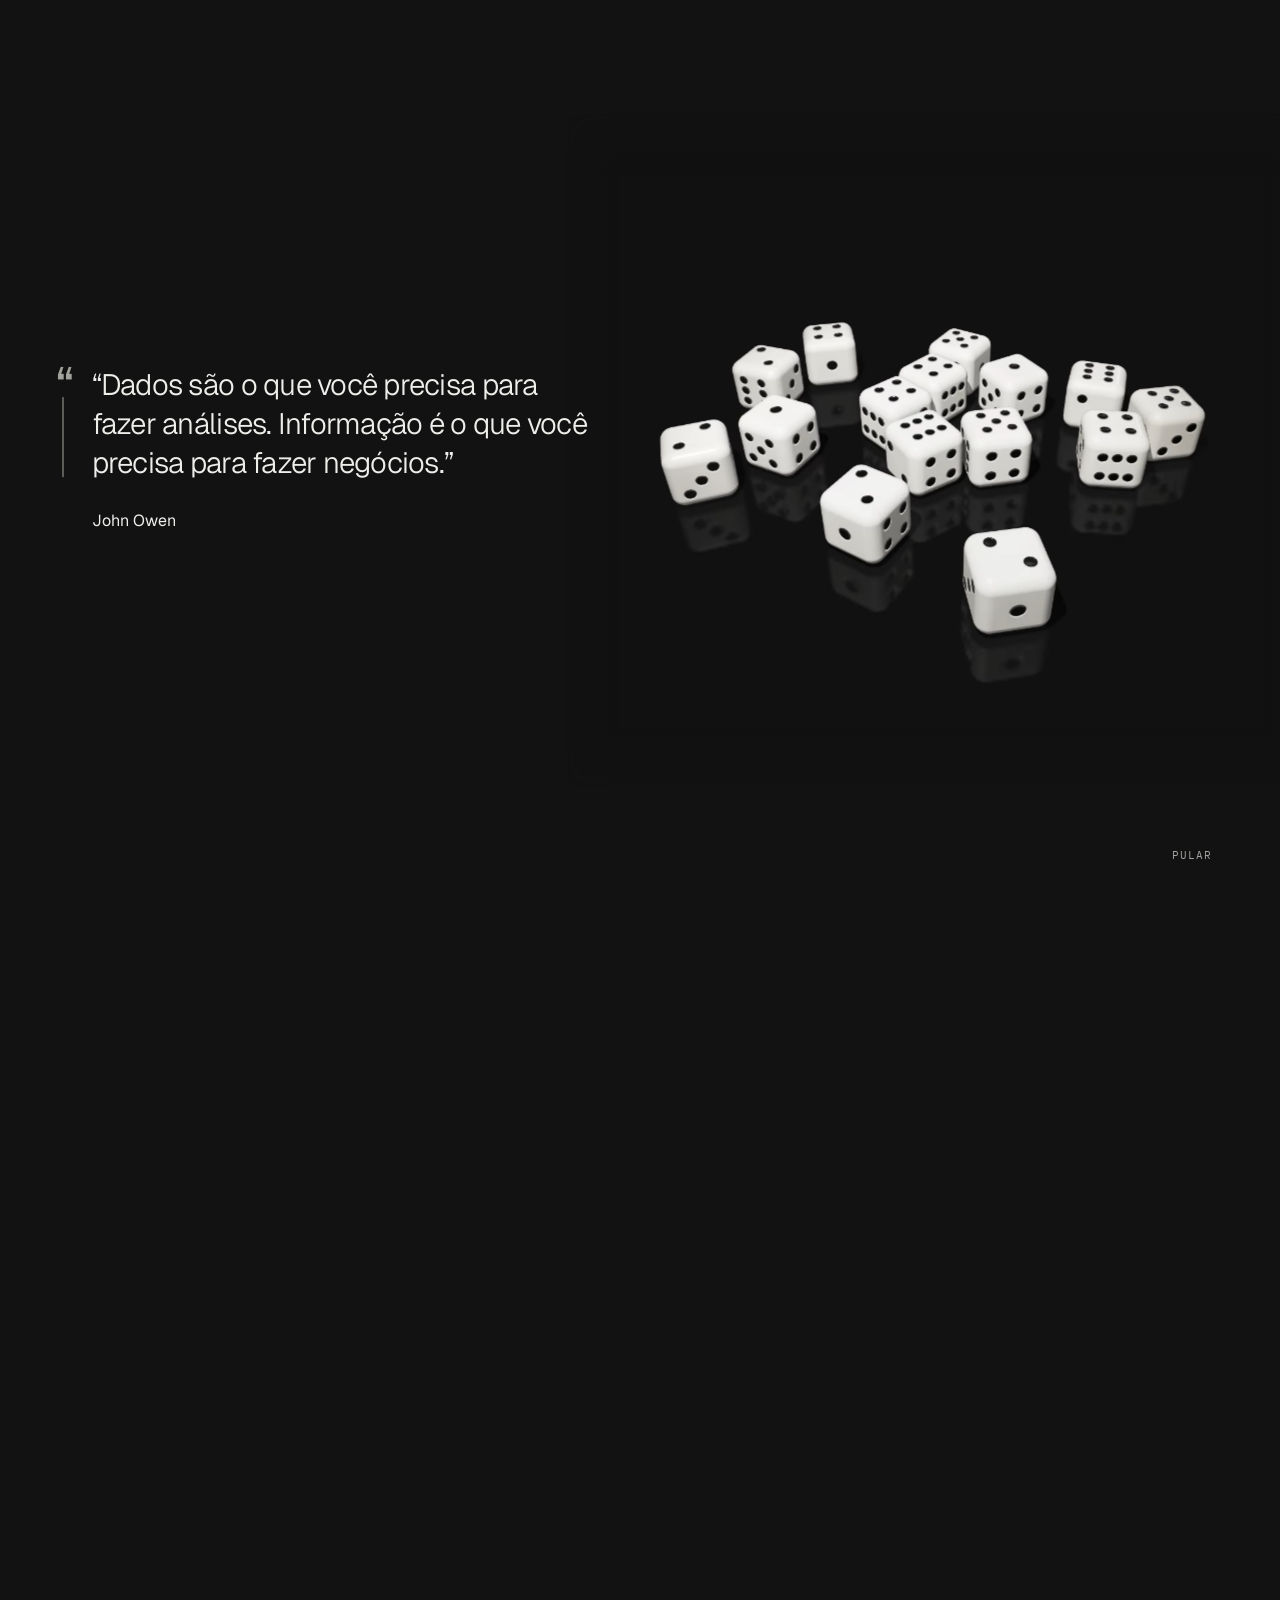
<file: site/index.html>
<!doctype html>
<html lang="pt-BR" data-theme="dark">
<head>
<meta charset="utf-8">
<meta name="viewport" content="width=device-width, initial-scale=1">
<title>Alex Cerqueira — Design de Serviços e Pesquisa</title>
<meta name="description" content="Portfólio de Alex Cerqueira — Design de Serviços, Pesquisa em UX, Estratégia de Produto, Pensamento Sistêmico e IA.">
<meta name="theme-color" content="#121212">
<link rel="icon" href="favicon.ico" sizes="any">
<link rel="apple-touch-icon" href="apple-touch-icon.png">
<meta property="og:type" content="website">
<meta property="og:site_name" content="Alex Cerqueira">
<meta property="og:title" content="Alex Cerqueira — Design de Serviços e Pesquisa">
<meta property="og:description" content="Portfólio de Alex Cerqueira — Design de Serviços, Pesquisa em UX, Estratégia de Produto, Pensamento Sistêmico e IA.">
<meta property="og:locale" content="pt_BR">
<meta property="og:image" content="assets/og-image.jpg">
<meta property="og:image:width" content="1200">
<meta property="og:image:height" content="630">
<meta property="og:image:alt" content="Retrato de Alex Cerqueira em preto e branco, com linhas de uma rede geométrica ao fundo">
<meta name="twitter:card" content="summary_large_image">
<script type="application/ld+json">{"@context": "https://schema.org", "@type": "Person", "name": "Alex Cerqueira", "jobTitle": "Design de Serviços e Pesquisa em UX", "description": "Portfólio de Alex Cerqueira — Design de Serviços, Pesquisa em UX, Estratégia de Produto, Pensamento Sistêmico e IA.", "knowsAbout": ["Design de Serviços", "Pesquisa em UX", "Estratégia de Produto", "Pensamento Sistêmico", "Inteligência Artificial"], "address": {"@type": "PostalAddress", "addressLocality": "São Paulo", "addressCountry": "BR"}, "email": "mailto:alex@alexcerqueira.eu", "sameAs": ["https://br.linkedin.com/in/alexcerqueirabr", "https://medium.com/@alexcerqueirabr", "https://github.com/alex-cerqueira/"]}</script>
<script>try{if(sessionStorage.getItem("ac-intro")!=="1"&&!matchMedia("(prefers-reduced-motion: reduce)").matches&&localStorage.getItem("ac-theme2")!=="light")document.documentElement.classList.add("intro-on")}catch(e){}</script>
<link rel="preconnect" href="https://fonts.googleapis.com">
<link rel="preconnect" href="https://fonts.gstatic.com" crossorigin>
<link rel="stylesheet" href="css/nodia.79d37c0baa.css">
<link rel="stylesheet" href="https://fonts.googleapis.com/css2?family=Geist:wght@300..600&amp;family=IBM+Plex+Mono:wght@400;500&amp;display=swap">
<link rel="stylesheet" href="css/styles.077894953b.css">
<script>(function(){var d=document.documentElement;try{d.setAttribute("data-theme",localStorage.getItem("ac-theme2")==="light"?"light":"dark")}catch(e){}if(!window.matchMedia("(prefers-reduced-motion: reduce)").matches)d.classList.add("js")})()</script>
<script src="js/main.7c0ef133f5.js" defer></script>
</head>
<body>
<div class="site" data-ref="refRoot">
<div class="intro" data-ref="refIntro">
  <figure class="intro-q">
    <blockquote><p>“Dados são o que você precisa para fazer análises. Informação é o que você precisa para fazer negócios.”</p></blockquote>
    <figcaption>John Owen</figcaption>
  </figure>
  <button class="intro-skip" type="button">Pular</button>
</div>
<canvas class="net" data-ref="refCv" role="img" aria-label="A Rede de Pesquisa: pontos de evidência que, ao longo da página, se conectam em rede, linha do tempo, planta de serviço, lentes de atuação e, no fim, em um sistema organizado."></canvas>
<div class="dice" aria-hidden="true"><video class="dice-v" muted playsinline preload="auto" data-mp4="assets/intro-dados.mp4" data-webm="assets/intro-dados.webm"></video></div>
<a class="skip" href="#main">Pular para o conteúdo</a>

<header class="hdr" data-ref="refHeader">
  <div class="hdr-in">
    <a class="logo" href="#top" aria-label="Alex Cerqueira — voltar ao início"><svg class="logo-mark" viewBox="0 0 64 19" role="img" aria-hidden="true" focusable="false"><path d="M8 0H48C52.418 0 55 3.082 55 7.5V19H51V7.26441C51 5.05541 49.709 4 47.5 4H8C5.791 4 4 5.791 4 8V11C4 13.209 5.791 15 8 15H41V19H8C3.582 19 0 15.418 0 11V8C0 3.582 3.582 0 8 0Z"></path><circle cx="62" cy="17" r="2"></circle></svg></a>
    <div class="hdr-end">
      <button class="nd-menu__item menu-tg menu-btn" type="button" aria-controls="mmenu" aria-expanded="false" aria-label="Abrir menu" data-click="toggleMenu"><span class="menu-tx">menu</span><span class="burger" aria-hidden="true"><span class="bl b1"></span><span class="bl b2"></span><span class="bl b3"></span></span></button>
    </div>
  </div>
</header>

<div class="drawer" id="mmenu" data-open="false">
  <div class="drawer-scrim" aria-hidden="true" data-click="closeMenu"></div>
  <nav class="drawer-panel" aria-label="Navegação principal">
    <ul class="nd-menu__list">
      <li class="nd-menu__li"><a class="nd-menu__item" href="#work" data-click="closeMenu">Trabalhos</a></li>
      <li class="nd-menu__li"><a class="nd-menu__item" href="#approach" data-click="closeMenu">Abordagem</a></li>
      <li class="nd-menu__li"><a class="nd-menu__item" href="#writing" data-click="closeMenu">Artigos</a></li>
      <li class="nd-menu__li"><a class="nd-menu__item" href="#about" data-click="closeMenu">Sobre</a></li>
      <li class="nd-menu__li"><a class="nd-menu__item" href="#contact" data-click="closeMenu">Contato</a></li>
    </ul>
    <div class="drawer-foot">
      <button class="nd-icon-button nd-icon-button--secondary theme-btn" type="button" data-click="toggleTheme" aria-pressed="true" aria-label="Ativar tema claro" title="Ativar tema claro"><span class="nd-icon-button__icon" aria-hidden="true"><svg viewBox="0 0 24 24" focusable="false"><g class="rays"><path d="M12 2.6V.6M7.33 4.53L5.92 3.12M16.67 4.53l1.41-1.41M5.4 9.2H3.4M18.6 9.2h2"></path></g><path class="bulb" d="M8.6 15.2c0-1.4-.5-2.2-1.3-3.1A5.4 5.4 0 0 1 12 3.8a5.4 5.4 0 0 1 4.7 8.3c-.8.9-1.3 1.7-1.3 3.1z"></path><path d="M9.2 18h5.6M9.8 20.6h4.4"></path></svg></span></button>
    </div>
  </nav>
</div>

<main id="main" class="layer">

<!-- HERO -->
<section class="hero sec" id="top" data-ref="refHero" aria-labelledby="hero-title">
  <div class="m-net m-hero"><canvas data-ref="refMHero" data-m="hero" aria-hidden="true"></canvas></div>
  <div class="g hero-g rv" data-ref="rv">
    <p class="eyebrow up d1"><b>Alex Cerqueira</b>Pesquisa de Serviços e Produtos</p>
    <h1 class="h-hero" id="hero-title">
      <span class="ln"><span class="li d1">Entender <span class="kw on" data-ref="kw" data-k="0" data-enter="hiPeople" data-leave="hiOff">pessoas</span>.</span></span>
      <span class="ln"><span class="li d2">Conectar <span class="kw" data-ref="kw" data-k="1" data-enter="hiProduct" data-leave="hiOff">produto</span>.</span></span>
      <span class="ln"><span class="li d3">Impactar <span class="kw" data-ref="kw" data-k="2" data-enter="hiBiz" data-leave="hiOff">negócios</span>.</span></span>
    </h1>
    <div class="hero-sub">
      <p class="lead up d5">Investigo comportamentos, identifico oportunidades e conecto pessoas, negócios e tecnologia para projetar melhores produtos e serviços.</p>
      <div class="ctas up d6">
        <a class="cta pri" href="#work"><span class="ul">EXPLORAR PROJETOS</span> <span class="arr se" aria-hidden="true">↘</span></a>
        <a class="cta" href="#approach"><span class="ul">CONHECER MINHA ABORDAGEM</span> <span class="arr se" aria-hidden="true">↘</span></a>
      </div>
    </div>
  </div>
  <div class="g hero-foot rv" data-ref="rv">
    <p class="mono mute f1 up d6">Pesquisa · Estratégia · Pensamento Sistêmico · IA</p>
  </div>
</section>

<!-- 01 SELECTED WORK -->
<section class="sec" id="work" data-ref="refWork" aria-labelledby="work-title">
  <div class="g shead rv" data-ref="rv">
    <p class="eyebrow up"><b>01</b>Trabalhos selecionados</p>
    <h2 class="h-sec" id="work-title"><span class="ln"><span class="li d1">Da complexidade à clareza.</span></span></h2>
    <p class="s-sup up d3">Projetos e investigações que conectam evidências, decisões e experiências.</p>
  </div>

  <div class="hs-run" data-ref="refHs">
    <div class="hs-stick">
      <div class="hs-track" data-ref="refTrack">
      <a class="project rv" href="acervo.html" data-ref="pan" data-focus="focus0" data-enter="cursorOn" data-leave="cursorOff" aria-label="Estudo de caso 01 — Acervo: pesquisas de UX organizadas pela estrutura do negócio, com governança e análise de evidências com IA">
        <figure class="p-fig wipe">
          <div class="p-in" data-ref="par">
            <img class="p-img" src="assets/acervo-capa.webp" alt="Logotipo do Acervo: três camadas empilhadas, em azul-claro, ao lado do nome Acervo, em branco, sobre fundo azul-marinho." decoding="async">
          </div>
          <span class="p-dot" aria-hidden="true"></span>
        </figure>
        <div class="p-meta">
          <span class="p-num up">01</span>
          <h3 class="p-title up d1">Acervo</h3>
          <span class="p-tag up d2">Pesquisa em UX · IA</span>
          <p class="p-desc up d3">Como fazer uma pesquisa continuar útil depois de salva: um acervo que conecta arquivos, responsáveis e contexto de negócio, com análise de evidências por IA.</p>
          <p class="p-ctx mono mute"><span>Contexto · gestão do conhecimento em UX</span><span>Papel · definição de produto e design com IA</span><span>Ver caso ↗</span></p>
        </div>
      </a>
      <a class="project rv" href="iconlib.html" data-ref="pan" data-focus="focus1" data-enter="cursorOn" data-leave="cursorOff" aria-label="Estudo de caso 02 — IconLib: biblioteca de ícones documentada como produto, construída no Google AI Studio">
        <figure class="p-fig wipe">
          <div class="p-in" data-ref="par">
            <img class="p-img" src="assets/iconlib-capa.webp" alt="Logotipo do IconLib: quadrado preto de cantos arredondados com um anel branco, ao lado do nome IconLib, sobre fundo branco." decoding="async">
          </div>
          <span class="p-dot" aria-hidden="true"></span>
        </figure>
        <div class="p-meta">
          <span class="p-num up">02</span>
          <h3 class="p-title up d1">IconLib</h3>
          <span class="p-tag up d2">Design Systems · IA</span>
          <p class="p-desc up d3">Uma biblioteca de ícones documentada como produto: 70 ícones com busca, filtros, prévia ajustável e exportação em SVG, PNG e JSX.</p>
          <p class="p-ctx mono mute"><span>Contexto · iconografia e design systems</span><span>Papel · design de sistemas e IA</span><span>Ver caso ↗</span></p>
        </div>
      </a>
      <a class="project rv" href="design-system.html" data-ref="pan" data-focus="focus2" data-enter="cursorOn" data-leave="cursorOff" aria-label="Estudo de caso 03 — NodIA: 40 componentes, em light e dark, do Figma ao código com Claude Code">
        <figure class="p-fig wipe">
          <div class="p-in" data-ref="par">
            <img class="p-img" src="assets/nodia-home-v3.webp" alt="Diagrama do NodIA, Design System AI: o símbolo do NodIA ao centro, ligado por MCP a Claude Code (automação e assistência), Designer (criação e manutenção), Desenvolvedor (implementação e código), Figma (componentes e variáveis) e GitHub (código e versionamento), sobre fundo cinza-escuro." decoding="async">
          </div>
          <span class="p-dot" aria-hidden="true"></span>
        </figure>
        <div class="p-meta">
          <span class="p-num up">03</span>
          <h3 class="p-title up d1">NodIA</h3>
          <span class="p-tag up d2">Design Systems · IA</span>
          <p class="p-desc up d3">Do Figma ao código: NodIA, um design system de 40 componentes, em light e dark, construído com Claude Code, MCP do Figma e GitHub via MCP.</p>
          <p class="p-ctx mono mute"><span>Contexto · este portfólio como cenário</span><span>Papel · design de sistemas e IA</span><span>Ver caso ↗</span></p>
        </div>
      </a>
      <a class="project rv" href="case.html" data-ref="pan" data-focus="focus3" data-enter="cursorOn" data-leave="cursorOff" aria-label="Estudo de caso 04 — Reciclar: pesquisa em UX e discovery para uma plataforma de reciclagem">
        <figure class="p-fig wipe">
          <div class="p-in" data-ref="par">
            <img class="p-img" src="assets/reciclar-wireframes.webp" alt="Wireframes em tons de cinza das telas do aplicativo Reciclar, dispostos em grade e em perspectiva: cadastro, coletas, agendamento, seleção de materiais, localização e avaliação." decoding="async">
          </div>
          <span class="p-dot" aria-hidden="true"></span>
        </figure>
        <div class="p-meta">
          <span class="p-num up">04</span>
          <h3 class="p-title up d1">Reciclar</h3>
          <span class="p-tag up d2">Pesquisa em UX · Discovery</span>
          <p class="p-desc up d3">Projetando conexões para uma economia circular: transformar a reciclagem em uma experiência de conexão entre pessoas, condomínios e empresas.</p>
          <p class="p-ctx mono mute"><span>Contexto · plataforma de reciclagem</span><span>Papel · pesquisa em UX e estratégia de produto</span><span>Ver caso ↗</span></p>
        </div>
      </a>
      <a class="project rv" href="caldohs.html" data-ref="pan" data-focus="focus4" data-enter="cursorOn" data-leave="cursorOff" aria-label="Estudo de caso 05 — Caldohs: design de serviços para uma linha de caldos">
        <figure class="p-fig wipe">
          <div class="p-in" data-ref="par">
            <img class="p-img" src="assets/caldohs-sopas.webp" alt="Linha de caldos Caldohs em embalagens stand-up, com a de milho em destaque e outras nove embalagens coloridas, uma para cada sabor." decoding="async">
          </div>
          <span class="p-dot" aria-hidden="true"></span>
        </figure>
        <div class="p-meta">
          <span class="p-num up">05</span>
          <h3 class="p-title up d1">Caldohs</h3>
          <span class="p-tag up d2">Design de Serviços · Discovery</span>
          <p class="p-desc up d3">Do produto ao serviço: uma linha de caldos pensada como experiência integrada de escolha, preparo e consumo.</p>
          <p class="p-ctx mono mute"><span>Contexto · alimentação de conveniência</span><span>Papel · design de serviços e estratégia</span><span>Ver caso ↗</span></p>
        </div>
      </a>
      <a class="project rv" href="wft.html" data-ref="pan" data-focus="focus5" data-enter="cursorOn" data-leave="cursorOff" aria-label="Estudo de caso 06 — World Footvolley Tournament: design de serviços para um torneio mundial de futevôlei">
        <figure class="p-fig wipe">
          <div class="p-in" data-ref="par">
            <img class="p-img" src="assets/wft-onibus.webp" alt="Ônibus de dois andares com a identidade do World Tournament Florida 2018 Footvolley, com atleta em movimento, bandeiras e grafismos em azul." decoding="async">
          </div>
          <span class="p-dot" aria-hidden="true"></span>
        </figure>
        <div class="p-meta">
          <span class="p-num up">06</span>
          <h3 class="p-title up d1">World Footvolley Tournament</h3>
          <span class="p-tag up d2">Design de Serviços · 2018</span>
          <p class="p-desc up d3">Orquestrando uma experiência esportiva: mobilidade, identidade e 17 seleções em um torneio mundial de futevôlei em Miami.</p>
          <p class="p-ctx mono mute"><span>Contexto · evento esportivo internacional</span><span>Papel · design de serviços e estratégia</span><span>Ver caso ↗</span></p>
        </div>
      </a>
      <a class="project rv" href="bonomia.html" data-ref="pan" data-focus="focus6" data-enter="cursorOn" data-leave="cursorOff" aria-label="Estudo de caso 07 — Bonomia: pesquisa em UX para uma plataforma digital de mobilização social">
        <figure class="p-fig wipe">
          <div class="p-in" data-ref="par">
            <img class="p-img" src="assets/bonomia-site.webp" alt="iMac com o site da Bonomia aberto: chamada “Ajude quem precisa!” sobre uma foto de mãos entrelaçadas, menu de navegação e a seção Categorias." decoding="async">
          </div>
          <span class="p-dot" aria-hidden="true"></span>
        </figure>
        <div class="p-meta">
          <span class="p-num up">07</span>
          <h3 class="p-title up d1">Bonomia</h3>
          <span class="p-tag up d2">Pesquisa em UX · Discovery</span>
          <p class="p-desc up d3">Projetando confiança para o impacto social: campanhas e caminhos de participação em uma plataforma digital de mobilização social.</p>
          <p class="p-ctx mono mute"><span>Contexto · impacto social e campanhas</span><span>Papel · pesquisa em UX e estratégia de produto</span><span>Ver caso ↗</span></p>
        </div>
      </a>
      <a class="project rv" href="hostad.html" data-ref="pan" data-focus="focus7" data-enter="cursorOn" data-leave="cursorOff" aria-label="Estudo de caso 08 — Hostad: pesquisa em UX para tornar serviços de hospedagem compreensíveis">
        <figure class="p-fig wipe">
          <div class="p-in" data-ref="par">
            <img class="p-img" src="assets/hostad-outdoor.webp" alt="Painel de mídia exterior azul com o anúncio “A Hospedagem certa para sua empresa”, torres de servidor e o logo Hostad." decoding="async">
          </div>
          <span class="p-dot" aria-hidden="true"></span>
        </figure>
        <div class="p-meta">
          <span class="p-num up">08</span>
          <h3 class="p-title up d1">Hostad</h3>
          <span class="p-tag up d2">Pesquisa em UX · Discovery</span>
          <p class="p-desc up d3">Tornando serviços técnicos compreensíveis: reduzir a complexidade percebida na descoberta de soluções de hospedagem digital.</p>
          <p class="p-ctx mono mute"><span>Contexto · hospedagem digital</span><span>Papel · pesquisa em UX e estratégia de produto</span><span>Ver caso ↗</span></p>
        </div>
      </a>
      </div>
      <div class="hs-ui mono" aria-hidden="true">
        <span data-ref="refHsCount">01 / 08</span>
        <span class="hs-bar"><i data-ref="refHsBar"></i></span>
        <span class="hs-hint mute">Role para avançar →</span>
      </div>
    </div>
  </div>
</section>

<!-- 02 APPROACH -->
<section class="sec" id="approach" aria-labelledby="approach-title">
  <div class="g shead rv" data-ref="rv">
    <p class="eyebrow up"><b>02</b>Abordagem</p>
    <h2 class="h-sec" id="approach-title"><span class="ln"><span class="li d1">Curiosidade como ponto de partida.</span></span><span class="ln"><span class="li d2">Evidências como direção.</span></span></h2>
    <p class="s-sup up d3">Role a página: as evidências se organizam em uma planta de serviço viva, conectando pessoas, negócio, tecnologia e sistemas a cada etapa.</p>
  </div>
  <div class="appr-run" data-ref="refAppr">
    <div class="appr-stick">
      <div class="m-net m-appr"><canvas data-ref="refMAppr" data-m="appr" role="img" aria-label="Planta do processo: cinco etapas cruzando as camadas Pessoas, Negócio, Tecnologia e Sistemas."></canvas></div>
      <div class="g appr-g">
        <div class="appr-l">
          <ol class="stg" aria-label="Etapas da abordagem">
              <li><button type="button" aria-current="step" aria-label="Etapa 01: Entender" data-click="goStage0"><span class="n">01</span><span class="t">Entender</span></button></li>
              <li><button type="button" aria-label="Etapa 02: Explorar" data-click="goStage1"><span class="n">02</span><span class="t">Explorar</span></button></li>
              <li><button type="button" aria-label="Etapa 03: Conectar" data-click="goStage2"><span class="n">03</span><span class="t">Conectar</span></button></li>
              <li><button type="button" aria-label="Etapa 04: Projetar" data-click="goStage3"><span class="n">04</span><span class="t">Projetar</span></button></li>
              <li><button type="button" aria-label="Etapa 05: Validar" data-click="goStage4"><span class="n">05</span><span class="t">Validar</span></button></li>
          </ol>
          <div class="sp" data-stage="1" aria-live="polite">
            <div class="s1"><p><strong style="font-weight: 500">Entender.</strong> Contexto, pessoas, objetivos e restrições. Antes de qualquer solução, entender o que está em jogo e para quem.</p><p class="m mono">Pesquisa documental · Partes interessadas · Observação</p></div>
            <div class="s2"><p><strong style="font-weight: 500">Explorar.</strong> Investigar comportamentos, necessidades e fricções no uso real — e as tecnologias e sistemas que os condicionam.</p><p class="m mono">Campo · Entrevistas · Dados</p></div>
            <div class="s3"><p><strong style="font-weight: 500">Conectar.</strong> Cruzar evidências dispersas, encontrar padrões e formular descobertas que expliquem o porquê dos comportamentos.</p><p class="m mono">Síntese · Jornadas · Ecossistemas</p></div>
            <div class="s4"><p><strong style="font-weight: 500">Projetar.</strong> Converter descobertas em oportunidades, conceitos de serviço e decisões que equilibrem pessoas, negócio e tecnologia.</p><p class="m mono">Cocriação · Planta de serviço · Protótipos</p></div>
            <div class="s5"><p><strong style="font-weight: 500">Validar.</strong> Testar com quem usa, medir se a mudança gera valor e devolver o aprendizado ao próximo ciclo.</p><p class="m mono">Testes · Experimentos · Indicadores</p></div>
          </div>
          <div class="appr-bar" aria-hidden="true"><i data-ref="refBar"></i></div>
        </div>
      </div>
    </div>
  </div>
</section>

<!-- 03 EXPERTISE -->
<section class="sec" id="expertise" data-ref="refExp" aria-labelledby="expertise-title">
  <div class="g shead rv" data-ref="rv">
    <p class="eyebrow up"><b>03</b>Especialidades</p>
    <h2 class="h-sec" id="expertise-title"><span class="ln"><span class="li d1">Diferentes lentes.</span></span><span class="ln"><span class="li d2">Uma perspectiva conectada.</span></span></h2>
  </div>
  <div class="exp-wrap">
    <div class="m-net m-exp"><canvas data-ref="refMExp" data-m="exp" role="img" aria-label="Quatro lentes sobrepostas — Service Design, UX Research, Strategy &amp; Discovery e AI &amp; Emerging Experiences — com a oportunidade no centro."></canvas></div>
    <div class="g exp-g">
      <ol class="exp" data-ref="refExpList">
        <li class="rv" data-ref="lens" data-k="0" data-enter="lensOn0" data-leave="lensOff">
          <div class="row up"><span class="n">A</span><h3>Service Design</h3><p>Serviços de ponta a ponta: pessoas, canais, processos internos e as relações que sustentam cada experiência.</p><p class="m mono">Plantas de serviço · Ecossistemas · Jornadas</p></div>
        </li>
        <li class="rv" data-ref="lens" data-k="1" data-enter="lensOn1" data-leave="lensOff">
          <div class="row up"><span class="n">B</span><h3>UX Research</h3><p>Pesquisa como base de decisão: entender comportamentos e necessidades antes de definir soluções.</p><p class="m mono">Entrevistas · Campo · Usabilidade · Síntese</p></div>
        </li>
        <li class="rv" data-ref="lens" data-k="2" data-enter="lensOn2" data-leave="lensOff">
          <div class="row up"><span class="n">C</span><h3>Strategy &amp; Discovery</h3><p>Enquadrar o problema certo, conectar evidências a objetivos de negócio e priorizar oportunidades.</p><p class="m mono">Enquadramento · Oportunidades · Priorização</p></div>
        </li>
        <li class="rv" data-ref="lens" data-k="3" data-enter="lensOn3" data-leave="lensOff">
          <div class="row up"><span class="n">D</span><h3>AI &amp; Emerging Experiences</h3><p>Como a inteligência artificial transforma a pesquisa, os produtos e a relação entre pessoas e tecnologia.</p><p class="m mono">IA na pesquisa · Confiança · Prototipação</p></div>
        </li>
      </ol>
    </div>
  </div>
</section>

<!-- 04 WRITING -->
<section class="sec" id="writing" data-ref="refWriting" aria-labelledby="writing-title">
  <div class="g shead rv" data-ref="rv">
    <p class="eyebrow up"><b>04</b>Artigos</p>
    <h2 class="h-sec" id="writing-title"><span class="ln"><span class="li d1">Pensar. Investigar. Compartilhar.</span></span></h2>
    <p class="s-sup up d3">Reflexões sobre pesquisa, sistemas, tecnologia e o futuro das experiências digitais.</p>
  </div>
  <div class="g w-bar rv" data-ref="rv">
    <div class="w-filters up" role="group" aria-label="Filtrar por publicação">
        <button type="button" class="w-f" data-pub="all" aria-pressed="true" data-click="pick0">Todos <span class="mute">51</span></button>
        <button type="button" class="w-f" data-pub="P" aria-pressed="false" data-click="pick1">Perfil pessoal <span class="mute">12</span></button>
        <button type="button" class="w-f" data-pub="E" aria-pressed="false" data-click="pick2">Editora UX <span class="mute">14</span></button>
        <button type="button" class="w-f" data-pub="B" aria-pressed="false" data-click="pick3">Bootcamp <span class="mute">14</span></button>
        <button type="button" class="w-f" data-pub="U" aria-pressed="false" data-click="pick4">UX Planet <span class="mute">4</span></button>
        <button type="button" class="w-f" data-pub="O" aria-pressed="false" data-click="pick5">UX Collective &amp; outras <span class="mute">7</span></button>
    </div>
    <p class="mono mute w-count up d1"><span data-b="shown">51</span> de <span data-b="total">51</span> textos</p>
  </div>
  <ul class="wl" aria-live="polite">
    <li data-pub="P"><a class="w-row" href="https://medium.com/@alexcerqueirabr/o-poder-transformador-do-design-thinking-e-da-pesquisa-em-ux-c11e17abab1d" target="_blank" rel="noopener noreferrer"><span class="mono n">01</span><span class="t">O poder transformador do Design Thinking e da pesquisa em UX</span><span class="mono p">Medium · Perfil pessoal</span><span class="a arr ne" aria-hidden="true">↗</span></a></li>
    <li data-pub="P"><a class="w-row" href="https://medium.com/@alexcerqueirabr/gest%C3%A3o-de-projetos-em-pesquisa-para-design-e00fcda34ae5" target="_blank" rel="noopener noreferrer"><span class="mono n">02</span><span class="t">Gestão de projetos em pesquisa para design</span><span class="mono p">Medium · Perfil pessoal</span><span class="a arr ne" aria-hidden="true">↗</span></a></li>
    <li data-pub="P"><a class="w-row" href="https://medium.com/@alexcerqueirabr/transformando-ideias-em-produtos-de-sucesso-de2fd8a6234e" target="_blank" rel="noopener noreferrer"><span class="mono n">03</span><span class="t">Transformando ideias em produtos de sucesso</span><span class="mono p">Medium · Perfil pessoal</span><span class="a arr ne" aria-hidden="true">↗</span></a></li>
    <li data-pub="P"><a class="w-row" href="https://medium.com/@alexcerqueirabr/arvores-de-kpi-usu%C3%A1rio-e-m%C3%A9tricas-de-produto-cdc273211b19" target="_blank" rel="noopener noreferrer"><span class="mono n">04</span><span class="t">Árvores de KPI, usuário e métricas de produto</span><span class="mono p">Medium · Perfil pessoal</span><span class="a arr ne" aria-hidden="true">↗</span></a></li>
    <li data-pub="P"><a class="w-row" href="https://medium.com/@alexcerqueirabr/import%C3%A2ncia-da-consist%C3%AAncia-de-um-design-system-como-parte-de-valor-da-marca-7be713252cee" target="_blank" rel="noopener noreferrer"><span class="mono n">05</span><span class="t">Importância da Consistência de um Design System como parte de valor da Marca</span><span class="mono p">Medium · Perfil pessoal</span><span class="a arr ne" aria-hidden="true">↗</span></a></li>
    <li data-pub="P"><a class="w-row" href="https://medium.com/@alexcerqueirabr/planejamento-da-evolu%C3%A7%C3%A3o-de-um-design-system-abf761b1ece3" target="_blank" rel="noopener noreferrer"><span class="mono n">06</span><span class="t">Planejamento ágil para Design System</span><span class="mono p">Medium · Perfil pessoal</span><span class="a arr ne" aria-hidden="true">↗</span></a></li>
    <li data-pub="P"><a class="w-row" href="https://medium.com/@alexcerqueirabr/organize-seu-projeto-de-tecnologia-no-confluence-debfa36386da" target="_blank" rel="noopener noreferrer"><span class="mono n">07</span><span class="t">Organize seu projeto de tecnologia no Confluence</span><span class="mono p">Medium · Perfil pessoal</span><span class="a arr ne" aria-hidden="true">↗</span></a></li>
    <li data-pub="P"><a class="w-row" href="https://medium.com/@alexcerqueirabr/aplicando-behavioral-design-para-melhorar-a-experi%C3%AAncia-do-usu%C3%A1rio-b1b93e40f92d" target="_blank" rel="noopener noreferrer"><span class="mono n">08</span><span class="t">Aplicando Behavioral Design para melhorar a experiência do usuário</span><span class="mono p">Medium · Perfil pessoal</span><span class="a arr ne" aria-hidden="true">↗</span></a></li>
    <li data-pub="P"><a class="w-row" href="https://medium.com/@alexcerqueirabr/product-discovery-e6d34a2acb3f" target="_blank" rel="noopener noreferrer"><span class="mono n">09</span><span class="t">Product Discovery: a importância estratégica da pesquisa</span><span class="mono p">Medium · Perfil pessoal</span><span class="a arr ne" aria-hidden="true">↗</span></a></li>
    <li data-pub="P"><a class="w-row" href="https://medium.com/@alexcerqueirabr/design-tokens-e-a-escalabilidade-do-design-system-eac138eb2f2e" target="_blank" rel="noopener noreferrer"><span class="mono n">10</span><span class="t">Design tokens e a escalabilidade do Design System</span><span class="mono p">Medium · Perfil pessoal</span><span class="a arr ne" aria-hidden="true">↗</span></a></li>
    <li data-pub="P"><a class="w-row" href="https://medium.com/@alexcerqueirabr/features-de-produto-matriz-kano-e-value-matriz-ou-matriz-de-valor-ce468d6d95ed" target="_blank" rel="noopener noreferrer"><span class="mono n">11</span><span class="t">Features de produto: Matriz Kano e Value Matriz</span><span class="mono p">Medium · Perfil pessoal</span><span class="a arr ne" aria-hidden="true">↗</span></a></li>
    <li data-pub="P"><a class="w-row" href="https://medium.com/@alexcerqueirabr/network-theory-and-predictive-analysis-the-case-of-conclave-f16bb18b703b" target="_blank" rel="noopener noreferrer"><span class="mono n">12</span><span class="t">Network Theory and Predictive Analysis: The Case of Conclave</span><span class="mono p">Medium · Perfil pessoal</span><span class="a arr ne" aria-hidden="true">↗</span></a></li>
    <li data-pub="E"><a class="w-row" href="https://medium.com/editoraux/ux-e-product-led-growth-plg-1b2017096381" target="_blank" rel="noopener noreferrer"><span class="mono n">13</span><span class="t">UX e Product-Led Growth — PLG</span><span class="mono p">Editora UX</span><span class="a arr ne" aria-hidden="true">↗</span></a></li>
    <li data-pub="E"><a class="w-row" href="https://medium.com/editoraux/writing-e-seo-na-era-da-ai-d9c5c344e870" target="_blank" rel="noopener noreferrer"><span class="mono n">14</span><span class="t">Writing e SEO na era da AI</span><span class="mono p">Editora UX</span><span class="a arr ne" aria-hidden="true">↗</span></a></li>
    <li data-pub="E"><a class="w-row" href="https://medium.com/editoraux/teoria-de-redes-e-an%C3%A1lise-preditiva-o-caso-do-conclave-4c4f75be4c73" target="_blank" rel="noopener noreferrer"><span class="mono n">15</span><span class="t">Teoria de Redes e Análise Preditiva: O Caso do Conclave</span><span class="mono p">Editora UX</span><span class="a arr ne" aria-hidden="true">↗</span></a></li>
    <li data-pub="E"><a class="w-row" href="https://medium.com/editoraux/lean-ux-cab9a3b20d01" target="_blank" rel="noopener noreferrer"><span class="mono n">16</span><span class="t">Lean UX</span><span class="mono p">Editora UX</span><span class="a arr ne" aria-hidden="true">↗</span></a></li>
    <li data-pub="E"><a class="w-row" href="https://medium.com/editoraux/roi-em-ux-eeb8d04d44ff" target="_blank" rel="noopener noreferrer"><span class="mono n">17</span><span class="t">ROI em UX</span><span class="mono p">Editora UX</span><span class="a arr ne" aria-hidden="true">↗</span></a></li>
    <li data-pub="E"><a class="w-row" href="https://medium.com/editoraux/dados-pesquisa-de-mercado-e-processos-a04a8d4923ff" target="_blank" rel="noopener noreferrer"><span class="mono n">18</span><span class="t">Dados de Negócio, Inteligência de Mercado e Processos</span><span class="mono p">Editora UX</span><span class="a arr ne" aria-hidden="true">↗</span></a></li>
    <li data-pub="E"><a class="w-row" href="https://medium.com/editoraux/m%C3%A9tricas-de-produto-25f8e8dc75e7" target="_blank" rel="noopener noreferrer"><span class="mono n">19</span><span class="t">Métricas de Produto</span><span class="mono p">Editora UX</span><span class="a arr ne" aria-hidden="true">↗</span></a></li>
    <li data-pub="E"><a class="w-row" href="https://medium.com/editoraux/business-quantum-928738040740" target="_blank" rel="noopener noreferrer"><span class="mono n">20</span><span class="t">Business Quantum</span><span class="mono p">Editora UX</span><span class="a arr ne" aria-hidden="true">↗</span></a></li>
    <li data-pub="E"><a class="w-row" href="https://medium.com/editoraux/o-processo-de-governan%C3%A7a-de-sistemas-de-design-982d51a72bc9" target="_blank" rel="noopener noreferrer"><span class="mono n">21</span><span class="t">O Processo de Governança de Sistemas de Design</span><span class="mono p">Editora UX</span><span class="a arr ne" aria-hidden="true">↗</span></a></li>
    <li data-pub="E"><a class="w-row" href="https://medium.com/editoraux/systems-thinking-4d8b2df78b4e" target="_blank" rel="noopener noreferrer"><span class="mono n">22</span><span class="t">Systems Thinking</span><span class="mono p">Editora UX</span><span class="a arr ne" aria-hidden="true">↗</span></a></li>
    <li data-pub="E"><a class="w-row" href="https://medium.com/editoraux/m%C3%A9todo-de-pesquisa-ux-76dd18c24919" target="_blank" rel="noopener noreferrer"><span class="mono n">23</span><span class="t">Método de Pesquisa UX</span><span class="mono p">Editora UX</span><span class="a arr ne" aria-hidden="true">↗</span></a></li>
    <li data-pub="E"><a class="w-row" href="https://medium.com/editoraux/qualidade-em-usabilidade-48006cbb3a33" target="_blank" rel="noopener noreferrer"><span class="mono n">24</span><span class="t">Qualidade em Usabilidade — ISO 9126</span><span class="mono p">Editora UX</span><span class="a arr ne" aria-hidden="true">↗</span></a></li>
    <li data-pub="E"><a class="w-row" href="https://medium.com/editoraux/ux-m%C3%A9trica-fundamental-teorico-5742cfbea7e" target="_blank" rel="noopener noreferrer"><span class="mono n">25</span><span class="t">UX Métrica</span><span class="mono p">Editora UX</span><span class="a arr ne" aria-hidden="true">↗</span></a></li>
    <li data-pub="E"><a class="w-row" href="https://medium.com/editoraux/uxr-e-growth-5c796dfd7a26" target="_blank" rel="noopener noreferrer"><span class="mono n">26</span><span class="t">Research e Growth</span><span class="mono p">Editora UX</span><span class="a arr ne" aria-hidden="true">↗</span></a></li>
    <li data-pub="B"><a class="w-row" href="https://medium.com/design-bootcamp/user-centered-innovation-08a518a450d4" target="_blank" rel="noopener noreferrer"><span class="mono n">27</span><span class="t">User-Centered Innovation</span><span class="mono p">Bootcamp</span><span class="a arr ne" aria-hidden="true">↗</span></a></li>
    <li data-pub="B"><a class="w-row" href="https://medium.com/design-bootcamp/early-adopters-in-the-success-of-innovation-b2809a53e2ee" target="_blank" rel="noopener noreferrer"><span class="mono n">28</span><span class="t">Early Adopters in the Success of Innovation</span><span class="mono p">Bootcamp</span><span class="a arr ne" aria-hidden="true">↗</span></a></li>
    <li data-pub="B"><a class="w-row" href="https://medium.com/design-bootcamp/the-transformative-power-of-design-thinking-and-ux-research-d9e1f3da74db" target="_blank" rel="noopener noreferrer"><span class="mono n">29</span><span class="t">The Transformative Power of Design Thinking and UX Research</span><span class="mono p">Bootcamp</span><span class="a arr ne" aria-hidden="true">↗</span></a></li>
    <li data-pub="B"><a class="w-row" href="https://medium.com/design-bootcamp/systemic-thinking-and-design-thinking-c361e5c14859" target="_blank" rel="noopener noreferrer"><span class="mono n">30</span><span class="t">Systemic Thinking and Design Thinking</span><span class="mono p">Bootcamp</span><span class="a arr ne" aria-hidden="true">↗</span></a></li>
    <li data-pub="B"><a class="w-row" href="https://medium.com/design-bootcamp/persona-research-and-usability-testing-309c2aa54a26" target="_blank" rel="noopener noreferrer"><span class="mono n">31</span><span class="t">Persona Research and Usability Testing</span><span class="mono p">Bootcamp</span><span class="a arr ne" aria-hidden="true">↗</span></a></li>
    <li data-pub="B"><a class="w-row" href="https://medium.com/design-bootcamp/persona-research-and-usability-testing-376d9240c937" target="_blank" rel="noopener noreferrer"><span class="mono n">32</span><span class="t">Persona Research and Usability Testing — Exploring an Integrated Approach</span><span class="mono p">Bootcamp</span><span class="a arr ne" aria-hidden="true">↗</span></a></li>
    <li data-pub="B"><a class="w-row" href="https://medium.com/design-bootcamp/strategy-research-on-digital-products-and-new-interface-usability-22fa81a3d5e7" target="_blank" rel="noopener noreferrer"><span class="mono n">33</span><span class="t">Strategy Research on Digital Products and New Interface Usability</span><span class="mono p">Bootcamp</span><span class="a arr ne" aria-hidden="true">↗</span></a></li>
    <li data-pub="B"><a class="w-row" href="https://medium.com/design-bootcamp/ux-research-strategy-for-digital-products-01f81e2d91ed" target="_blank" rel="noopener noreferrer"><span class="mono n">34</span><span class="t">UX Research Strategy for Digital Products</span><span class="mono p">Bootcamp</span><span class="a arr ne" aria-hidden="true">↗</span></a></li>
    <li data-pub="B"><a class="w-row" href="https://medium.com/design-bootcamp/i-robot-and-ai-technologies-fd853d29945a" target="_blank" rel="noopener noreferrer"><span class="mono n">35</span><span class="t">I, Robot and AI Technologies</span><span class="mono p">Bootcamp</span><span class="a arr ne" aria-hidden="true">↗</span></a></li>
    <li data-pub="B"><a class="w-row" href="https://medium.com/design-bootcamp/operant-conditioning-and-behavioral-design-63ff08a326d7" target="_blank" rel="noopener noreferrer"><span class="mono n">36</span><span class="t">Operant Conditioning and Behavioral Design</span><span class="mono p">Bootcamp</span><span class="a arr ne" aria-hidden="true">↗</span></a></li>
    <li data-pub="B"><a class="w-row" href="https://medium.com/design-bootcamp/innovation-for-products-services-and-processes-f91848c500d8" target="_blank" rel="noopener noreferrer"><span class="mono n">37</span><span class="t">Innovation for Products, Services, and Processes</span><span class="mono p">Bootcamp</span><span class="a arr ne" aria-hidden="true">↗</span></a></li>
    <li data-pub="B"><a class="w-row" href="https://medium.com/design-bootcamp/double-diamond-reverse-f51d5a1dc03d" target="_blank" rel="noopener noreferrer"><span class="mono n">38</span><span class="t">Double Diamond Reverse</span><span class="mono p">Bootcamp</span><span class="a arr ne" aria-hidden="true">↗</span></a></li>
    <li data-pub="B"><a class="w-row" href="https://medium.com/design-bootcamp/generic-strategies-of-michael-porter-x-strategic-typology-of-miles-snow-b932ad4546c5" target="_blank" rel="noopener noreferrer"><span class="mono n">39</span><span class="t">Generic Strategies of Michael Porter x Strategic Typology of Miles &amp; Snow</span><span class="mono p">Bootcamp</span><span class="a arr ne" aria-hidden="true">↗</span></a></li>
    <li data-pub="B"><a class="w-row" href="https://medium.com/design-bootcamp/network-theory-and-predictive-analysis-the-case-of-conclave-f16bb18b703b" target="_blank" rel="noopener noreferrer"><span class="mono n">40</span><span class="t">Network Theory and Predictive Analysis: The Case of Conclave — versão em inglês</span><span class="mono p">Bootcamp</span><span class="a arr ne" aria-hidden="true">↗</span></a></li>
    <li data-pub="U"><a class="w-row" href="https://uxplanet.org/generative-ai-and-its-approach-to-design-a2e3d905e8af" target="_blank" rel="noopener noreferrer"><span class="mono n">41</span><span class="t">Generative AI and Its Approach to Design</span><span class="mono p">UX Planet</span><span class="a arr ne" aria-hidden="true">↗</span></a></li>
    <li data-pub="U"><a class="w-row" href="https://uxplanet.org/ux-3-0-4ca8fcd9106e" target="_blank" rel="noopener noreferrer"><span class="mono n">42</span><span class="t">UX 3.0</span><span class="mono p">UX Planet</span><span class="a arr ne" aria-hidden="true">↗</span></a></li>
    <li data-pub="U"><a class="w-row" href="https://uxplanet.org/the-end-of-the-user-interface-31a787c3ae94" target="_blank" rel="noopener noreferrer"><span class="mono n">43</span><span class="t">The End of the User Interface?</span><span class="mono p">UX Planet</span><span class="a arr ne" aria-hidden="true">↗</span></a></li>
    <li data-pub="U"><a class="w-row" href="https://uxplanet.org/turning-insights-into-growth-and-revenue-b17f6a71fd69" target="_blank" rel="noopener noreferrer"><span class="mono n">44</span><span class="t">Turning Insights into Growth and Revenue</span><span class="mono p">UX Planet</span><span class="a arr ne" aria-hidden="true">↗</span></a></li>
    <li data-pub="C"><a class="w-row" href="https://brasil.uxdesign.cc/padroes-de-leitura-na-web-a-experiencia-de-escanear-informacao-76d0a846c35a" target="_blank" rel="noopener noreferrer"><span class="mono n">45</span><span class="t">Padrões de leitura na web: A experiência de escanear informação</span><span class="mono p">UX Collective Brasil</span><span class="a arr ne" aria-hidden="true">↗</span></a></li>
    <li data-pub="C"><a class="w-row" href="https://brasil.uxdesign.cc/harness-engineering-a-arquitetura-invisivel-que-torna-a-ia-confiavel-812502d7c921" target="_blank" rel="noopener noreferrer"><span class="mono n">46</span><span class="t">Harness Engineering: a arquitetura invisível que torna a IA confiável</span><span class="mono p">UX Collective Brasil</span><span class="a arr ne" aria-hidden="true">↗</span></a></li>
    <li data-pub="C"><a class="w-row" href="https://brasil.uxdesign.cc/o-que-o-nobel-de-economia-tem-a-ver-com-designers-7ae3c5aa13ec" target="_blank" rel="noopener noreferrer"><span class="mono n">47</span><span class="t">O que o Nobel de Economia tem a ver com designers?</span><span class="mono p">UX Collective Brasil</span><span class="a arr ne" aria-hidden="true">↗</span></a></li>
    <li data-pub="C"><a class="w-row" href="https://brasil.uxdesign.cc/a-teia-de-luhmann-66bfe9fa0c32" target="_blank" rel="noopener noreferrer"><span class="mono n">48</span><span class="t">A teia de Luhmann</span><span class="mono p">UX Collective Brasil</span><span class="a arr ne" aria-hidden="true">↗</span></a></li>
    <li data-pub="C"><a class="w-row" href="https://brasil.uxdesign.cc/design-systems-e-ia-na-pratica-c34783d60e9e" target="_blank" rel="noopener noreferrer"><span class="mono n">49</span><span class="t">Design Systems e IA na prática</span><span class="mono p">UX Collective Brasil</span><span class="a arr ne" aria-hidden="true">↗</span></a></li>
    <li data-pub="A"><a class="w-row" href="https://medium.com/agileinsider/harness-engineering-the-invisible-architecture-that-makes-ai-trustworthy-b50191bf564c" target="_blank" rel="noopener noreferrer"><span class="mono n">50</span><span class="t">The Invisible Architecture That Makes AI Trustworthy — versão em inglês</span><span class="mono p">Agile Insider</span><span class="a arr ne" aria-hidden="true">↗</span></a></li>
    <li data-pub="D"><a class="w-row" href="https://www.designsystemscollective.com/measuring-the-value-of-a-design-system-with-ai-19709f750a10" target="_blank" rel="noopener noreferrer"><span class="mono n">51</span><span class="t">Measuring the Value of a Design System with AI</span><span class="mono p">Design Systems Collective</span><span class="a arr ne" aria-hidden="true">↗</span></a></li>
  </ul>
  <div class="g w-foot">
    <button type="button" class="cta a" id="w-more" data-click="toggleAll" aria-expanded="false" hidden><span class="ul" data-b="moreLabel">MOSTRAR TODOS (51)</span> <span aria-hidden="true" data-b="moreSign">+</span></button>
    <a class="mono b" href="https://medium.com/@alexcerqueirabr" target="_blank" rel="noopener noreferrer"><span class="ul">Perfil no Medium</span> <span class="arr ne" aria-hidden="true">↗</span></a>
  </div>
</section>

<!-- 05 BOOKS -->
<section class="sec" id="books" aria-labelledby="books-title">
  <div class="g shead rv" data-ref="rv">
    <p class="eyebrow up"><b>05</b>Livros</p>
    <h2 class="h-sec" id="books-title"><span class="ln"><span class="li d1">Ideias que se tornam conhecimento.</span></span></h2>
  </div>
  <div class="g book rv" data-ref="rv">
    <figure class="cover wipe">
      <img class="cover-img" src="assets/capa-ai-e-ux.webp" alt="Capa do livro AI e UX — Um ensaio sobre a transformação na pesquisa para produtos digitais, Editora UX" loading="lazy">
    </figure>
    <div class="book-info">
      <p class="eyebrow up d1">Livro · Ensaio · 2024</p>
      <h3 class="book-title up d2">AI e UX<span>Um ensaio sobre a transformação na pesquisa para produtos digitais</span></h3>
      <dl class="kv up d3">
        <dt>Autor</dt><dd>Alex Cerqueira</dd>
        <dt>Ano</dt><dd>2024</dd>
        <dt>Editora</dt><dd>Editora UX</dd>
        <dt>Sinopse</dt><dd class="syn"><p>O livro aborda e analisa uma perspectiva conceitual de evolução, a pesquisa em Experiência do Usuário (UX) e a integração da Inteligência Artificial (IA).</p><p>Esta abordagem começa destacando a importância histórica da pesquisa em UX no design de produtos digitais, enfatizando a compreensão das necessidades, comportamentos e motivações humanas para o desenvolvimento de soluções eficazes.</p></dd>
      </dl>
      <a class="cta up d4" href="https://clubedeautores.com.br/livro/ai-e-ux" target="_blank" rel="noopener noreferrer"><span class="ul">VER NO CLUBE DE AUTORES</span> <span class="arr ne" aria-hidden="true">↗</span></a>
    </div>
  </div>
</section>

<!-- 06 ABOUT -->
<section class="sec" id="about" aria-labelledby="about-title">
  <div class="g shead rv" data-ref="rv">
    <p class="eyebrow up"><b>06</b>Sobre</p>
    <h2 class="h-sec" id="about-title"><span class="ln"><span class="li d1">Design é uma forma de</span></span><span class="ln"><span class="li d2">investigar o mundo.</span></span></h2>
  </div>
  <div class="g about rv" data-ref="rv">
    <figure class="portrait wipe">
      <img class="portrait-img" src="assets/alex-cerqueira.webp" alt="Retrato de Alex Cerqueira em preto e branco, sorrindo, de braços cruzados" loading="lazy">
    </figure>
    <div class="about-t">
      <p class="first up d1">Sou Alex Cerqueira, profissional de Design de Serviços e Pesquisa em UX. Meu trabalho parte da curiosidade em compreender como pessoas se relacionam com produtos, serviços e sistemas.</p>
      <p class="up d2">Acredito que boas experiências começam antes da interface: na compreensão dos comportamentos, na identificação de necessidades e na conexão entre evidências e decisões.</p>
      <p class="up d3">Exploro a interseção entre pesquisa, estratégia, tecnologia e inteligência artificial para transformar complexidade em oportunidades de evolução.</p>
      <dl class="kv up d4">
        <dt>Foco</dt><dd>Design de Serviços · Pesquisa em UX</dd>
        <dt>Interseções</dt><dd>Pesquisa · Estratégia · Tecnologia · IA</dd>
        <dt>GitHub</dt><dd><a href="https://github.com/alex-cerqueira/" target="_blank" rel="noopener noreferrer"><span class="ul">github.com/alex-cerqueira</span> <span class="arr ne" aria-hidden="true">↗</span></a></dd>
        <dt>Base</dt><dd>São Paulo, Brasil</dd>
      </dl>
    </div>
  </div>
</section>

<!-- 07 CONTACT -->
<section class="sec contact" id="contact" data-ref="refContact" aria-labelledby="contact-title">
  <div class="g c-top rv" data-ref="rv">
    <p class="eyebrow up"><b>07</b>Contato</p>
    <h2 class="h-xl" id="contact-title"><span class="ln"><span class="li d1">Vamos dar sentido</span></span><span class="ln"><span class="li d2">à simplicidade.</span></span></h2>
    <ul class="c-links up d3">
      <li><a href="https://br.linkedin.com/in/alexcerqueirabr" target="_blank" rel="noopener noreferrer"><span class="mono mute">LinkedIn</span><span class="big"><span class="ul">in/alexcerqueirabr</span></span><span class="arr ne" aria-hidden="true">↗</span></a></li>
      <li><a href="https://medium.com/@alexcerqueirabr" target="_blank" rel="noopener noreferrer"><span class="mono mute">Medium</span><span class="big"><span class="ul">@alexcerqueirabr</span></span><span class="arr ne" aria-hidden="true">↗</span></a></li>
      <li><a href="mailto:alex@alexcerqueira.eu"><span class="mono mute">E-mail</span><span class="big"><span class="ul">alex@alexcerqueira.eu</span></span><span class="arr ne" aria-hidden="true">↗</span></a></li>
    </ul>
  </div>
  <div class="c-space" aria-hidden="true"></div>
  <div class="g c-bot rv" data-ref="rv">
    <p class="lead up d2">Vamos conversar sobre pesquisa, serviços, experiências e novas possibilidades.</p>
  </div>
</section>

</main>

<footer class="g ftr layer">
  <p class="mono f1"><span>Alex Cerqueira</span><span class="mute">© 2026</span></p>
  <a class="mono f5" href="#top"><span class="ul">Voltar ao topo</span> <span class="arr n" aria-hidden="true">↑</span></a>
</footer>

<div class="cursor" data-ref="refCursor" aria-hidden="true"><span>VER CASO</span></div>
</div>
</body>
</html>
</file>
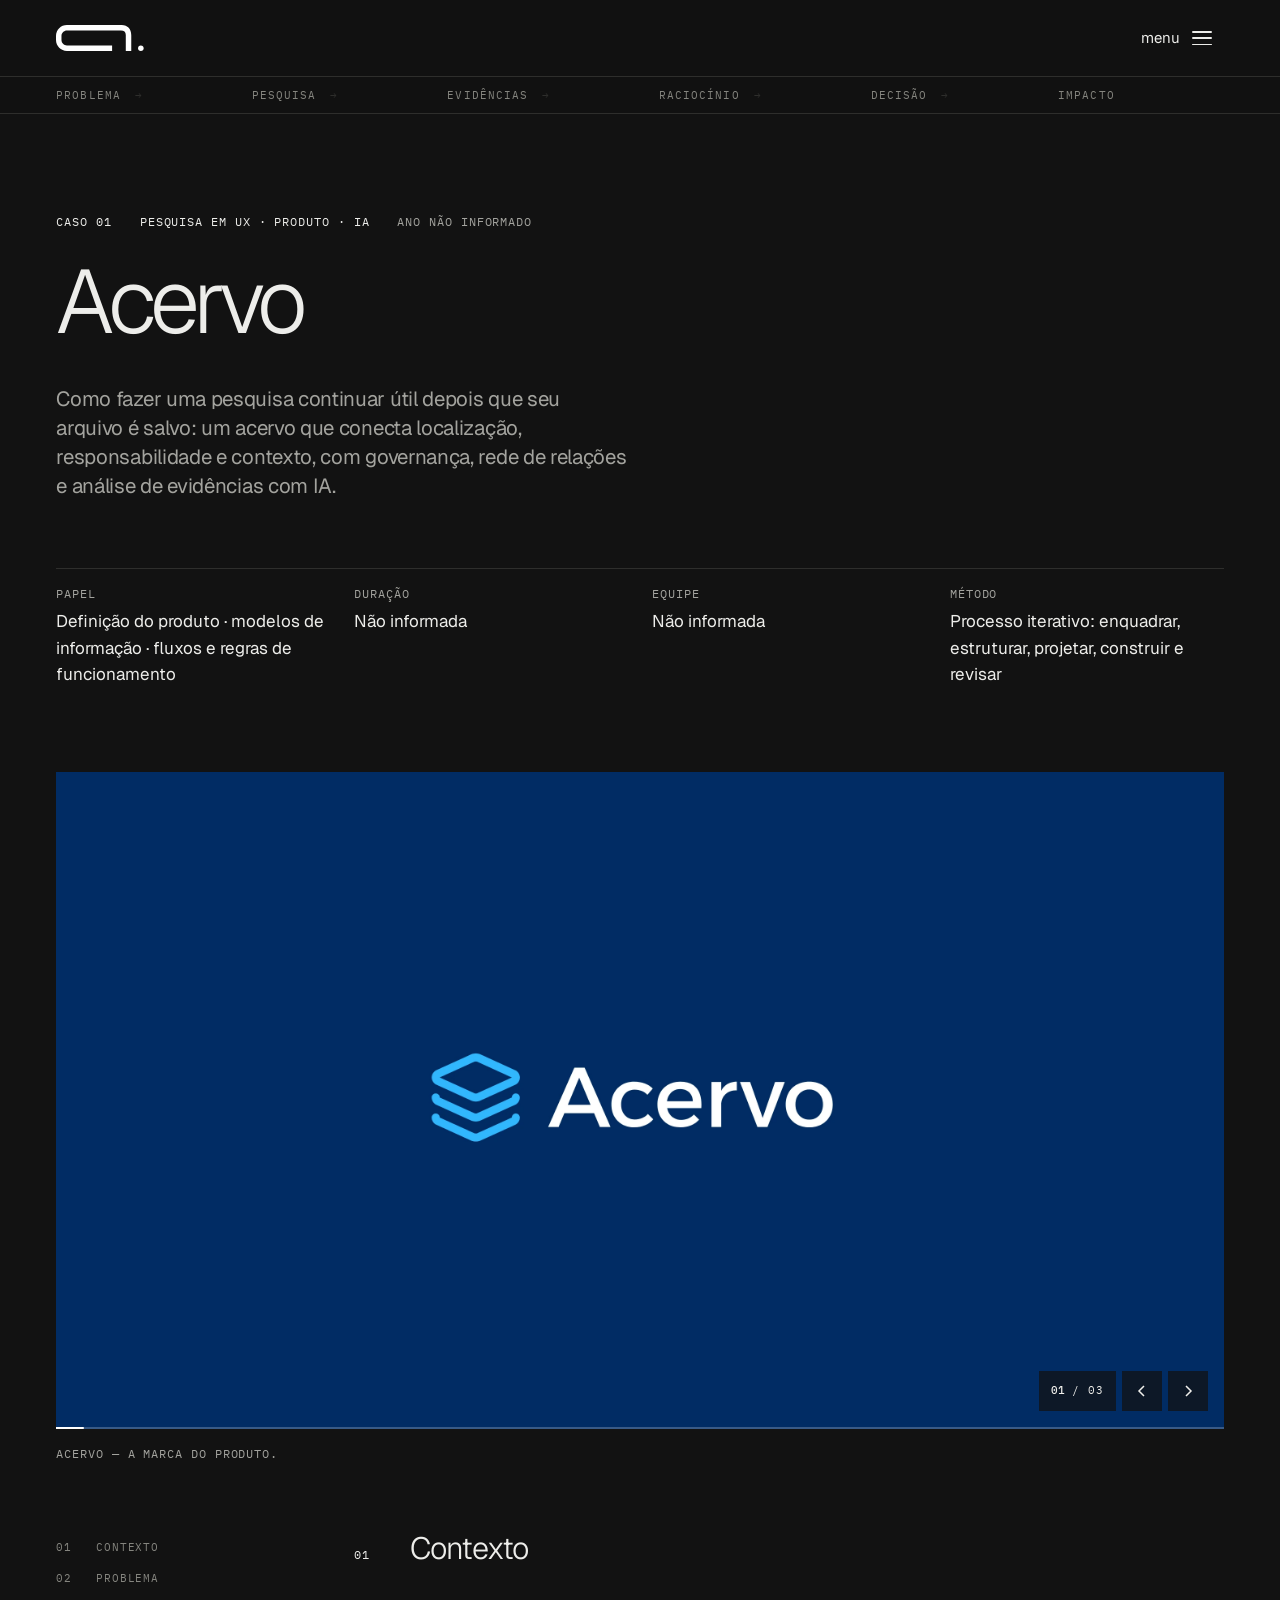
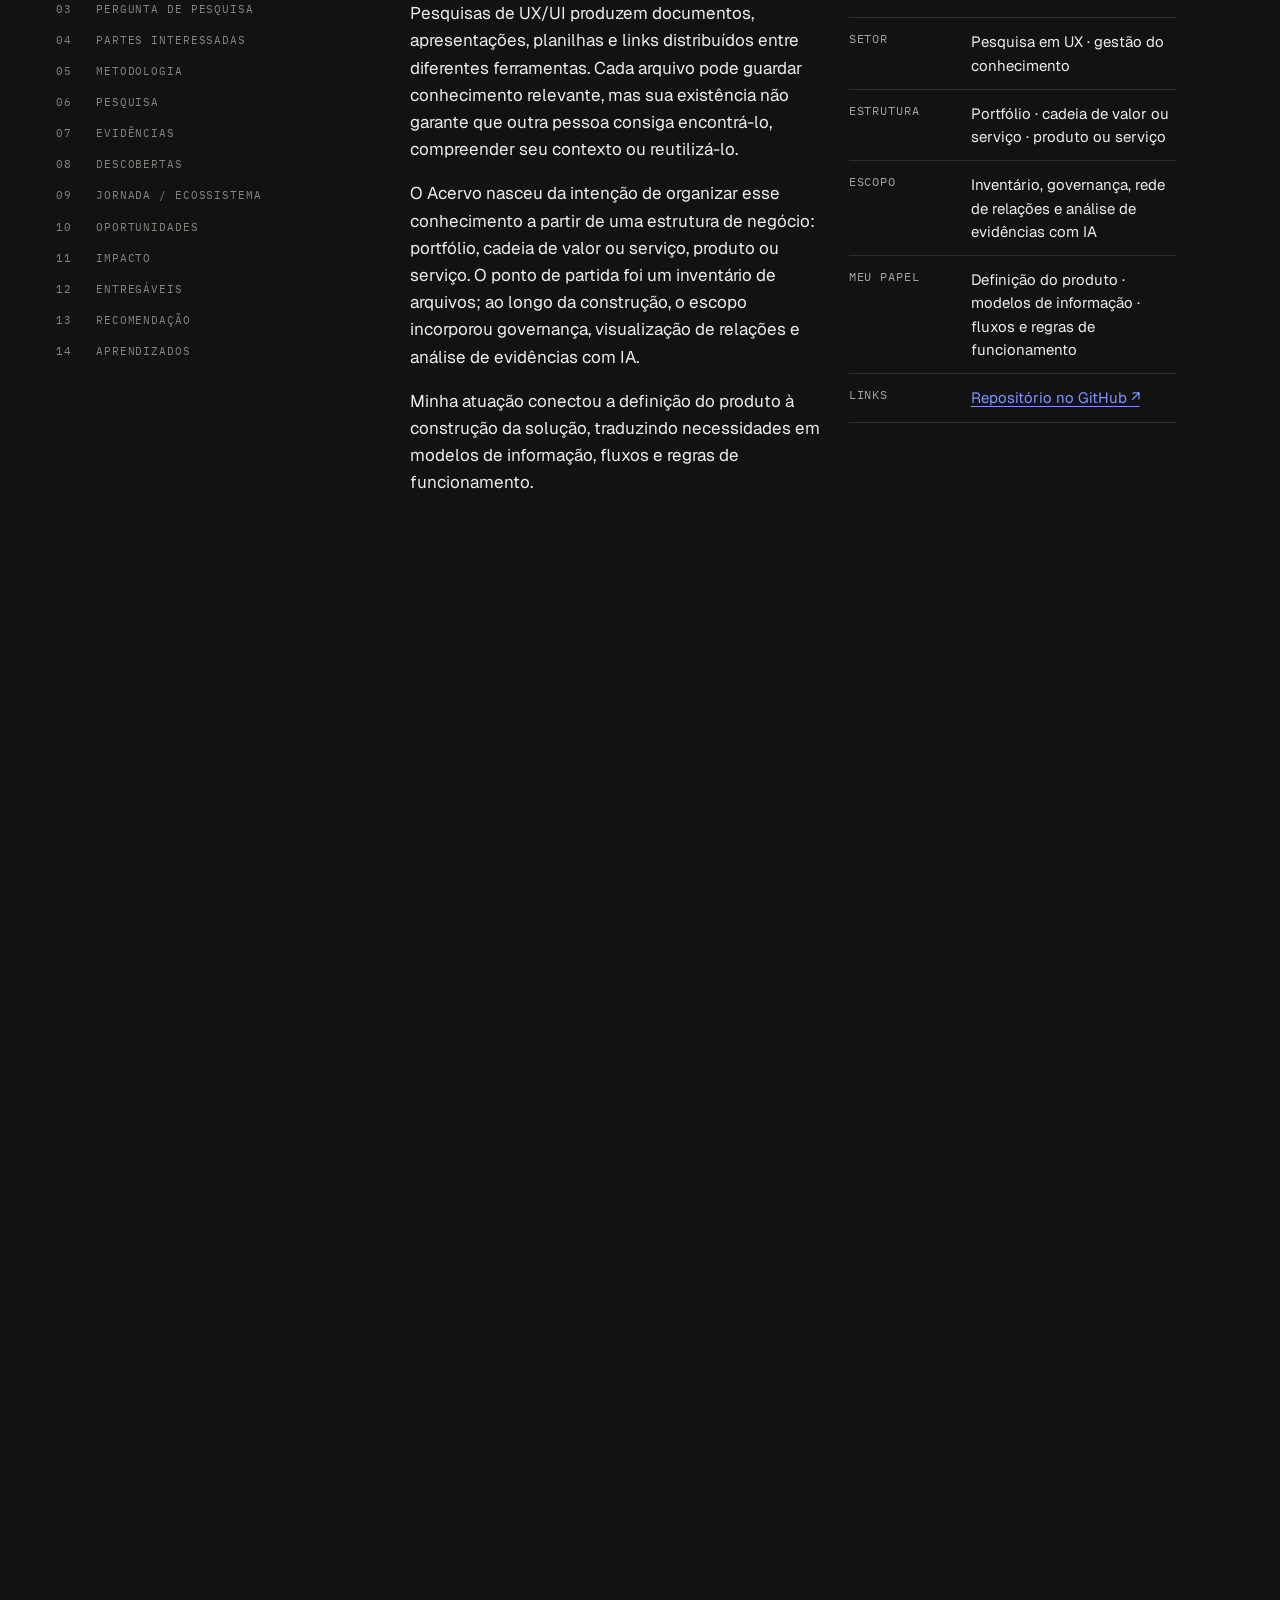
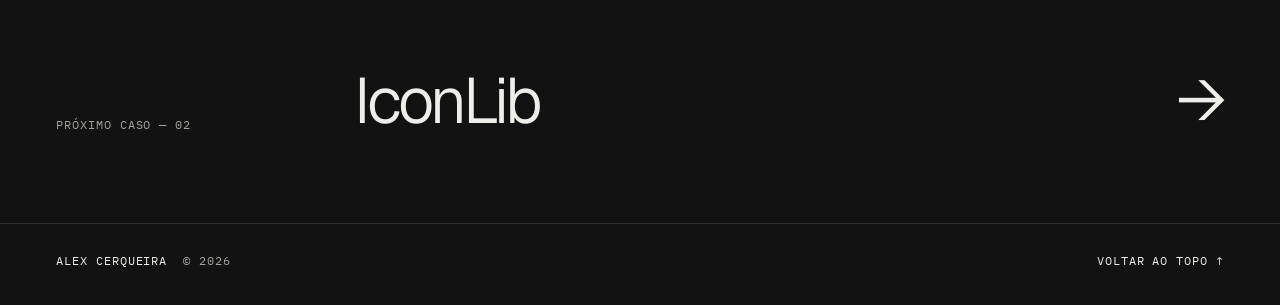
<file: site/acervo.html>
<!doctype html>
<html lang="pt-BR" data-theme="dark">
<head>
<meta charset="utf-8">
<meta name="viewport" content="width=device-width, initial-scale=1">
<title>Acervo — Estudo de caso · Alex Cerqueira</title>
<meta name="description" content="Acervo — estudo de caso de Alex Cerqueira: um acervo de pesquisas de UX organizado pela estrutura do negócio, com governança, rede de relações e análise de evidências com IA.">
<meta name="theme-color" content="#121212">
<link rel="icon" href="favicon.ico" sizes="any">
<link rel="apple-touch-icon" href="apple-touch-icon.png">
<meta property="og:type" content="article">
<meta property="og:title" content="Acervo — Estudo de caso · Alex Cerqueira">
<meta property="og:description" content="Acervo — estudo de caso de Alex Cerqueira: um acervo de pesquisas de UX organizado pela estrutura do negócio, com governança, rede de relações e análise de evidências com IA.">
<link rel="preconnect" href="https://fonts.googleapis.com">
<link rel="preconnect" href="https://fonts.gstatic.com" crossorigin>
<link rel="stylesheet" href="css/nodia.79d37c0baa.css">
<link rel="stylesheet" href="https://fonts.googleapis.com/css2?family=Geist:wght@300..600&amp;family=IBM+Plex+Mono:wght@400;500&amp;display=swap">
<link rel="stylesheet" href="css/acervo.bb7f1db42b.css">
<script>(function(){var d=document.documentElement;try{d.setAttribute("data-theme",localStorage.getItem("ac-theme2")==="light"?"light":"dark")}catch(e){}if(!window.matchMedia("(prefers-reduced-motion: reduce)").matches)d.classList.add("js")})()</script>
<script src="js/acervo.08f7771d62.js" defer></script>
</head>
<body>
<div class="site" data-ref="refRoot">
<header class="hdr">
  <div class="hdr-in">
    <a class="logo" href="index.html" aria-label="Alex Cerqueira — página inicial"><svg class="logo-mark" viewBox="0 0 64 19" role="img" aria-hidden="true" focusable="false"><path d="M8 0H48C52.418 0 55 3.082 55 7.5V19H51V7.26441C51 5.05541 49.709 4 47.5 4H8C5.791 4 4 5.791 4 8V11C4 13.209 5.791 15 8 15H41V19H8C3.582 19 0 15.418 0 11V8C0 3.582 3.582 0 8 0Z"></path><circle cx="62" cy="17" r="2"></circle></svg></a>
    <div class="hdr-end">
      <button class="nd-menu__item menu-tg menu-btn" type="button" aria-controls="mmenu" aria-expanded="false" aria-label="Abrir menu" data-click="toggleMenu"><span class="menu-tx">menu</span><span class="burger" aria-hidden="true"><span class="bl b1"></span><span class="bl b2"></span><span class="bl b3"></span></span></button>
    </div>
  </div>
  <ol class="strip" aria-label="Narrativa do caso">
    <li data-ref="st" data-s="0">Problema<span aria-hidden="true">→</span></li>
    <li data-ref="st" data-s="1">Pesquisa<span aria-hidden="true">→</span></li>
    <li data-ref="st" data-s="2">Evidências<span aria-hidden="true">→</span></li>
    <li data-ref="st" data-s="3">Raciocínio<span aria-hidden="true">→</span></li>
    <li data-ref="st" data-s="4">Decisão<span aria-hidden="true">→</span></li>
    <li data-ref="st" data-s="5">Impacto<span aria-hidden="true">→</span></li>
  </ol>
  <div class="prog" data-ref="refProg" aria-hidden="true"></div>
</header>
<div class="drawer" id="mmenu" data-open="false">
  <div class="drawer-scrim" aria-hidden="true" data-click="closeMenu"></div>
  <nav class="drawer-panel" aria-label="Navegação principal">
    <ul class="nd-menu__list">
      <li class="nd-menu__li"><a class="nd-menu__item" href="index.html" data-click="closeMenu">Home</a></li>
      <li class="nd-menu__li"><a class="nd-menu__item" href="index.html#work" data-click="closeMenu">Trabalhos</a></li>
      <li class="nd-menu__li"><a class="nd-menu__item" href="index.html#approach" data-click="closeMenu">Abordagem</a></li>
      <li class="nd-menu__li"><a class="nd-menu__item" href="index.html#writing" data-click="closeMenu">Artigos</a></li>
      <li class="nd-menu__li"><a class="nd-menu__item" href="index.html#about" data-click="closeMenu">Sobre</a></li>
      <li class="nd-menu__li"><a class="nd-menu__item" href="index.html#contact" data-click="closeMenu">Contato</a></li>
    </ul>
    <div class="drawer-foot">
      <button class="nd-icon-button nd-icon-button--secondary theme-btn" type="button" data-click="toggleTheme" aria-pressed="true" aria-label="Ativar tema claro" title="Ativar tema claro"><span class="nd-icon-button__icon" aria-hidden="true"><svg viewBox="0 0 24 24" focusable="false"><g class="rays"><path d="M12 2.6V.6M7.33 4.53L5.92 3.12M16.67 4.53l1.41-1.41M5.4 9.2H3.4M18.6 9.2h2"></path></g><path class="bulb" d="M8.6 15.2c0-1.4-.5-2.2-1.3-3.1A5.4 5.4 0 0 1 12 3.8a5.4 5.4 0 0 1 4.7 8.3c-.8.9-1.3 1.7-1.3 3.1z"></path><path d="M9.2 18h5.6M9.8 20.6h4.4"></path></svg></span></button>
    </div>
  </nav>
</div>

<main id="main">
<section class="g chero rv" data-ref="rv" aria-labelledby="case-title">
  <p class="meta mono up"><span><span class="sq" aria-hidden="true"></span>Caso 01</span><span>Pesquisa em UX · Produto · IA</span><span class="mute">Ano não informado</span></p>
  <h1 id="case-title"><span class="ln"><span class="li d1">Acervo</span></span></h1>
  <p class="sum up d2">Como fazer uma pesquisa continuar útil depois que seu arquivo é salvo: um acervo que conecta localização, responsabilidade e contexto, com governança, rede de relações e análise de evidências com IA.</p>
  <dl class="cmeta up d3">
    <div><dt class="mono">Papel</dt><dd>Definição do produto · modelos de informação · fluxos e regras de funcionamento</dd></div>
    <div><dt class="mono">Duração</dt><dd>Não informada</dd></div>
    <div><dt class="mono">Equipe</dt><dd>Não informada</dd></div>
    <div><dt class="mono">Método</dt><dd>Processo iterativo: enquadrar, estruturar, projetar, construir e revisar</dd></div>
  </dl>
  <figure class="cfig car mask d3" data-ref="refCar" role="region" aria-roledescription="carrossel" aria-label="Imagens do projeto Acervo — use as setas para navegar" tabindex="0">
    <div class="car-st">
      <img class="cimg on" src="assets/acervo-capa.webp" alt="Logotipo do Acervo: três camadas empilhadas, em azul-claro, ao lado do nome Acervo, em branco, sobre fundo azul-marinho." data-fit="contain" data-pos="50% 50%" data-cap="Acervo — a marca do produto." decoding="async" draggable="false">
      <img class="cimg" src="assets/acervo-login-v2.webp" alt="Tela de acesso do Acervo. À esquerda, sobre azul-marinho, a marca e a frase “A pesquisa evolui. O conhecimento permanece.”; à direita, o formulário com e-mail, senha e o botão “Entrar no acervo”, e os perfis de demonstração Gestão e Analista." data-fit="contain" data-pos="50% 50%" data-cap="Acesso — e-mail e senha, com perfis de demonstração para gestão e analista." aria-hidden="true" decoding="async" draggable="false">
      <img class="cimg" src="assets/acervo-visao-geral-v2.webp" alt="Visão geral do acervo: menu lateral com Visão geral, Catálogo de arquivos, Estrutura do acervo, Governança, Insights, Ranking de contribuição e Configurações; indicadores de arquivos catalogados, formatos, portfólios mapeados e itens que precisam de atenção; distribuição por formato e saúde do acervo, com dados de demonstração." data-fit="contain" data-pos="50% 50%" data-cap="Visão geral — indicadores, distribuição por formato e saúde do acervo, com dados de demonstração." aria-hidden="true" decoding="async" draggable="false">
    </div>
    <canvas class="car-cv" aria-hidden="true"></canvas>
    <div class="car-ui"><span class="car-n mono" aria-hidden="true"><b>01</b> / 03</span><button type="button" class="car-b car-prev" aria-label="Imagem anterior"><svg viewBox="0 0 16 16" width="16" height="16" aria-hidden="true"><path d="M10 3L5 8l5 5" fill="none" stroke="currentColor" stroke-width="1.5"/></svg></button><button type="button" class="car-b car-next" aria-label="Próxima imagem"><svg viewBox="0 0 16 16" width="16" height="16" aria-hidden="true"><path d="M6 3l5 5-5 5" fill="none" stroke="currentColor" stroke-width="1.5"/></svg></button></div>
    <span class="car-bar" aria-hidden="true"><i></i></span>
  </figure>
  <p class="mono mute cap up d4" data-ref="refCap" aria-live="off">Acervo — a marca do produto.</p>
</section>

<div class="crun" data-ref="refRun">
<div class="g cbody">
  <nav class="toc" aria-label="Capítulos do caso">
    <ol>
      <li><a href="#c01" data-ref="ix" data-i="1"><span class="tn">01</span>Contexto</a></li>
      <li><a href="#c02" data-ref="ix" data-i="2"><span class="tn">02</span>Problema</a></li>
      <li><a href="#c03" data-ref="ix" data-i="3"><span class="tn">03</span>Pergunta de pesquisa</a></li>
      <li><a href="#c04" data-ref="ix" data-i="4"><span class="tn">04</span>Partes interessadas</a></li>
      <li><a href="#c05" data-ref="ix" data-i="5"><span class="tn">05</span>Metodologia</a></li>
      <li><a href="#c06" data-ref="ix" data-i="6"><span class="tn">06</span>Pesquisa</a></li>
      <li><a href="#c07" data-ref="ix" data-i="7"><span class="tn">07</span>Evidências</a></li>
      <li><a href="#c08" data-ref="ix" data-i="8"><span class="tn">08</span>Descobertas</a></li>
      <li><a href="#c09" data-ref="ix" data-i="9"><span class="tn">09</span>Jornada / Ecossistema</a></li>
      <li><a href="#c10" data-ref="ix" data-i="10"><span class="tn">10</span>Oportunidades</a></li>
      <li><a href="#c11" data-ref="ix" data-i="11"><span class="tn">11</span>Impacto</a></li>
      <li><a href="#c12" data-ref="ix" data-i="12"><span class="tn">12</span>Entregáveis</a></li>
      <li><a href="#c13" data-ref="ix" data-i="13"><span class="tn">13</span>Recomendação</a></li>
      <li><a href="#c14" data-ref="ix" data-i="14"><span class="tn">14</span>Aprendizados</a></li>
    </ol>
  </nav>

  <div class="chs">
  <div class="track" data-ref="refTrack">
    <section class="ch rv" id="c01" data-ref="ch" data-i="1" aria-labelledby="h01">
      <div class="ch-h up"><span class="mono n">01</span><h2 id="h01">Contexto</h2></div>
      <div class="ch-c">
        <div class="wl up d1">
          <p class="body">Pesquisas de UX/UI produzem documentos, apresentações, planilhas e links distribuídos entre diferentes ferramentas. Cada arquivo pode guardar conhecimento relevante, mas sua existência não garante que outra pessoa consiga encontrá-lo, compreender seu contexto ou reutilizá-lo.</p>
          <p class="body">O Acervo nasceu da intenção de organizar esse conhecimento a partir de uma estrutura de negócio: portfólio, cadeia de valor ou serviço, produto ou serviço. O ponto de partida foi um inventário de arquivos; ao longo da construção, o escopo incorporou governança, visualização de relações e análise de evidências com IA.</p>
          <p class="body">Minha atuação conectou a definição do produto à construção da solução, traduzindo necessidades em modelos de informação, fluxos e regras de funcionamento.</p>
        </div>
        <dl class="facts wr up d2">
          <div><dt class="mono">Setor</dt><dd>Pesquisa em UX · gestão do conhecimento</dd></div>
          <div><dt class="mono">Estrutura</dt><dd>Portfólio · cadeia de valor ou serviço · produto ou serviço</dd></div>
          <div><dt class="mono">Escopo</dt><dd>Inventário, governança, rede de relações e análise de evidências com IA</dd></div>
          <div><dt class="mono">Meu papel</dt><dd>Definição do produto · modelos de informação · fluxos e regras de funcionamento</dd></div>
          <div><dt class="mono">Links</dt><dd class="lk"><a class="nd-link" href="https://github.com/alex-cerqueira/acervo" target="_blank" rel="noopener noreferrer">Repositório no GitHub <span aria-hidden="true">↗</span></a></dd></div>
        </dl>
      </div>
    </section>
    <section class="ch rv" id="c02" data-ref="ch" data-i="2" aria-labelledby="h02">
      <div class="ch-h up"><span class="mono n">02</span><h2 id="h02">Problema</h2></div>
      <div class="ch-c">
        <p class="state w6 up d1">Como fazer uma pesquisa continuar útil depois que seu arquivo é salvo?</p>
        <p class="body wf up d2">Um inventário informa o que existe, mas pode deixar perguntas importantes sem resposta: quem responde pelo documento? A qual produto ele pertence? Seu conteúdo ainda é relevante? Que outras pesquisas ajudam a interpretar o mesmo problema? O desafio definido para o Acervo foi conectar localização, responsabilidade e contexto, para que a organização dos arquivos apoiasse tanto a manutenção do repositório quanto a recuperação de conhecimento. Essa formulação orientou o desenvolvimento; a frequência dessas dificuldades e seus custos para equipes reais ainda precisam ser investigados em campo.</p>
      </div>
    </section>
    <section class="ch rv" id="c03" data-ref="ch" data-i="3" aria-labelledby="h03">
      <div class="ch-h up"><span class="mono n">03</span><h2 id="h03">Pergunta de pesquisa</h2></div>
      <div class="ch-c">
        <p class="mono mute w6 up d1">Questão central</p>
        <p class="state w6 up d2">Como podemos ajudar equipes a encontrar, contextualizar e relacionar evidências de pesquisa para apoiar decisões de produto e serviço?</p>
        <ol class="subq wf up d3">
          <li><span class="mono mute">Q.01</span><span>Encontrar: quais informações tornam uma pesquisa reconhecível e recuperável?</span></li>
          <li><span class="mono mute">Q.02</span><span>Governar: como distribuir responsabilidades e manter uma classificação consistente?</span></li>
          <li><span class="mono mute">Q.03</span><span>Relacionar: como revelar conexões entre documentos de diferentes produtos e responsáveis?</span></li>
          <li><span class="mono mute">Q.04</span><span>Interpretar: como usar IA para sintetizar conteúdos sem perder a ligação com as evidências?</span></li>
        </ol>
      </div>
    </section>
    <section class="ch rv" id="c04" data-ref="ch" data-i="4" aria-labelledby="h04">
      <div class="ch-h up"><span class="mono n">04</span><h2 id="h04">Partes interessadas</h2></div>
      <div class="ch-c">
        <p class="body wf up d1">O enquadramento do produto considera três grupos principais: analistas e pesquisadores, que precisam cadastrar, localizar e reutilizar pesquisas com contexto suficiente; a gestão de pesquisa e design, que acompanha contribuições, responsabilidades e qualidade da organização; e as equipes de produto e serviço, que consultam evidências relacionadas às decisões de seu domínio.</p>
        <p class="body wf up d2">As permissões implementadas distinguem gestão e analista. O terceiro grupo representa um consumidor potencial do conhecimento, sem um perfil de acesso próprio nesta versão.</p>
        <p class="note wf up d3">Esses grupos foram definidos a partir do propósito da solução; não representam personas validadas por entrevistas.</p>
      </div>
    </section>
    <section class="ch rv" id="c05" data-ref="ch" data-i="5" aria-labelledby="h05">
      <div class="ch-h up"><span class="mono n">05</span><h2 id="h05">Metodologia</h2></div>
      <div class="ch-c">
        <ol class="steps wf up d1">
          <li class="on"><span class="mono">01</span><br>Enquadrar</li>
          <li class="on"><span class="mono">02</span><br>Estruturar</li>
          <li class="on"><span class="mono">03</span><br>Projetar</li>
          <li class="on"><span class="mono">04</span><br>Construir</li>
          <li class="on"><span class="mono">05</span><br>Revisar</li>
        </ol>
        <div class="wf scroll up d2">
          <table class="table">
            <thead><tr><th scope="col">Trabalho realizado</th><th scope="col">Finalidade</th><th scope="col">Etapa</th></tr></thead>
            <tbody>
              <tr><td>Definição do problema e dos metadados</td><td>Delimitar o papel do produto</td><td class="mono">Enquadrar</td></tr>
              <tr><td>Modelagem da taxonomia e dos responsáveis</td><td>Conectar documentos ao negócio</td><td class="mono">Estruturar</td></tr>
              <tr><td>Fluxos de cadastro, configuração e conciliação</td><td>Organizar as tarefas principais</td><td class="mono">Projetar</td></tr>
              <tr><td>Implementação com apoio de IA</td><td>Transformar decisões em uma aplicação funcional</td><td class="mono">Construir</td></tr>
              <tr><td>Ajustes de navegação, visualização e integração</td><td>Resolver problemas identificados na construção</td><td class="mono">Revisar</td></tr>
            </tbody>
          </table>
        </div>
      </div>
    </section>
    <section class="ch rv" id="c06" data-ref="ch" data-i="6" aria-labelledby="h06">
      <div class="ch-h up"><span class="mono n">06</span><h2 id="h06">Pesquisa</h2></div>
      <div class="ch-c">
        <div class="wf up d1"><p class="kick mono mute">Números da pesquisa</p><div class="nums">
          <div><p class="v">50</p><p class="mono mute">Documentos fictícios na base demonstrativa</p></div>
          <div><p class="v">2</p><p class="mono mute">Níveis de acesso</p></div>
          <div><p class="v">3</p><p class="mono mute">Níveis hierárquicos de contexto</p></div>
        </div></div>
        <p class="body wf up d2">A investigação disponível nesta fase foi orientada à estrutura da informação e ao comportamento da solução: quais campos registrar, como representar a hierarquia de negócio e que conteúdo é necessário para uma análise documental. Ainda faltam observações sobre como as pessoas procuram documentos, classificam pesquisas que atravessam diferentes produtos e avaliam a utilidade das sínteses; essa investigação será necessária para testar as hipóteses de interação e governança.</p>
        <p class="note wf up d3">Números do escopo construído, não de uma amostra de pesquisa.</p>
      </div>
    </section>
    <section class="ch rv" id="c07" data-ref="ch" data-i="7" aria-labelledby="h07">
      <div class="ch-h up"><span class="mono n">07</span><h2 id="h07">Evidências</h2></div>
      <div class="ch-c">
        <div class="ev wf">
          <blockquote class="up d1"><p>Cadastro com responsável, formato, data e hierarquia</p><span class="mono mute">E.01 — O documento recebe contexto além do nome</span></blockquote>
          <blockquote class="up d2"><p>Seletores vinculados à taxonomia cadastrada</p><span class="mono mute">E.02 — A classificação utiliza opções compartilhadas</span></blockquote>
          <blockquote class="k up d3"><p>Bloqueios de exclusão por dependência</p><span class="mono mute">E.03 — A manutenção considera os registros associados</span></blockquote>
          <blockquote class="up d1"><p>Rede conectada aos filtros do catálogo</p><span class="mono mute">E.04 — Os documentos podem ser explorados por relações</span></blockquote>
          <blockquote class="up d2"><p>Seleção documental antes da análise</p><span class="mono mute">E.05 — O usuário delimita o material enviado à IA</span></blockquote>
          <blockquote class="up d3"><p>Citações verificadas e cobertura documental calculada</p><span class="mono mute">E.06 — A síntese mantém referências ao material analisado</span></blockquote>
        </div>
        <p class="note wf up d4">As evidências desta etapa são artefatos de implementação e decisões registradas durante a construção. Demonstram capacidades implementadas, mas não comprovam facilidade de uso, adoção ou melhoria nas decisões; as descobertas a seguir são aprendizados da construção e hipóteses de produto, ainda sujeitos à validação em uso. As perguntas do capítulo 03 constituem a agenda de investigação do produto: orientaram escolhas de implementação, mas ainda não foram respondidas por uma pesquisa formal com participantes.</p>
      </div>
    </section>
    <section class="ch rv" id="c08" data-ref="ch" data-i="8" aria-labelledby="h08">
      <div class="ch-h up"><span class="mono n">08</span><h2 id="h08">Descobertas</h2></div>
      <div class="ch-c">
        <ol class="ins wf">
          <li class="up d1"><span class="mono mute">I.01</span><div><h3>A classificação também é uma decisão de governança: uma hierarquia compartilhada depende de opções consistentes e de regras para manutenção, o que orientou os seletores em cascata e os bloqueios por dependência.</h3><p class="mono mute">Evidências · E.02 · E.03</p></div></li>
          <li class="up d2"><span class="mono mute">I.02</span><div><h3>Encontrar um arquivo e interpretar seu conteúdo são tarefas diferentes: metadados apoiam a localização, sínteses exigem texto disponível e contexto, e essa distinção orientou a separação entre catálogo e análise.</h3><p class="mono mute">Evidências · E.01 · E.05</p></div></li>
          <li class="up d3"><span class="mono mute">I.03</span><div><h3>O percentual precisa explicar o que mede: na análise, a adesão representa cobertura entre documentos analisados, não certeza da conclusão ou prevalência entre pessoas.</h3><p class="mono mute">Evidências · E.06</p></div></li>
        </ol>
      </div>
    </section>
    <section class="ch rv" id="c09" data-ref="ch" data-i="9" aria-labelledby="h09">
      <div class="ch-h up"><span class="mono n">09</span><h2 id="h09">Jornada / Ecossistema</h2></div>
      <div class="ch-c">
        <div class="wf scroll rv anim" data-ref="rv" role="region" aria-label="Mapa de jornada (role horizontalmente)" tabindex="0">
          <div class="jm six">
            <div class="rh k0">Momento</div><div class="hd k1">Conectar</div><div class="hd k2">Selecionar</div><div class="hd k3">Contextualizar</div><div class="hd k4">Explorar</div><div class="hd k5">Analisar</div><div class="hd k6">Revisar</div>
            <div class="rh k0">Ação do usuário</div><div class="k1">Escolher uma origem e informar os dados necessários</div><div class="k2">Examinar os arquivos disponíveis</div><div class="k3">Associar documentos ao negócio</div><div class="k4">Procurar registros e relações</div><div class="k5">Formular uma pergunta sobre os conteúdos</div><div class="k6">Conferir evidências e interpretações</div>
            <div class="rh k0">Apoio do Acervo</div><div class="k1">Fluxo orientado por ferramenta</div><div class="k2">Conciliação e seleção do material</div><div class="k3">Responsável e taxonomia compartilhada</div><div class="k4">Catálogo, filtros e rede de conhecimento</div><div class="k5">Sínteses com referências documentais</div><div class="k6">Citações e explicação da cobertura</div>
          </div>
        </div>
        <p class="note wf up d2">A jornada proposta começa na origem do documento e termina na revisão de uma interpretação. O ecossistema aproxima ferramentas de origem, catálogo e serviço de IA; a disponibilidade de conteúdo depende da integração utilizada, e listar um arquivo não significa conseguir ler seu conteúdo. É uma jornada projetada, sem curva de esforço medida.</p>
      </div>
    </section>
    <section class="ch rv" id="c10" data-ref="ch" data-i="10" aria-labelledby="h10">
      <div class="ch-h up"><span class="mono n">10</span><h2 id="h10">Oportunidades</h2></div>
      <div class="ch-c">
        <ul class="opp wf">
          <li class="up d1"><span class="mono mute">O.01 · I.01</span><p>Qualidade do acervo: como identificar registros sem responsável, classificação incompleta ou necessidade de revisão?</p></li>
          <li class="up d2"><span class="mono mute">O.02 · I.02</span><p>Recuperação: como aproximar a busca da linguagem usada por quem precisa de uma evidência?</p></li>
          <li class="up d1"><span class="mono mute">O.03 · I.02</span><p>Conteúdo: como ampliar a leitura dos documentos sem perder origem, versão e permissões?</p></li>
          <li class="up d2"><span class="mono mute">O.04 · I.03</span><p>Interpretação: como ajudar o usuário a distinguir recorrência documental, contradição e hipótese?</p></li>
          <li class="up d1"><span class="mono mute">O.05 · I.03</span><p>Decisão: como registrar o que foi decidido a partir de um insight e acompanhar seu uso?</p></li>
        </ul>
      </div>
    </section>
    <section class="ch rv" id="c11" data-ref="ch" data-i="11" aria-labelledby="h11">
      <div class="ch-h up"><span class="mono n">11</span><h2 id="h11">Impacto</h2></div>
      <div class="ch-c">
        <div class="wf up d1"><p class="kick mono mute">Números de impacto</p><div class="impact four">
          <div><p class="v tbd"><span class="tag">A medir</span></p><p class="mono mute">Encontrar evidências com menos esforço · tempo e sucesso em tarefas de localização</p></div>
          <div><p class="v tbd"><span class="tag">A medir</span></p><p class="mono mute">Melhorar a organização · proporção de registros com contexto completo e válido</p></div>
          <div><p class="v tbd"><span class="tag">A medir</span></p><p class="mono mute">Reutilizar pesquisas · evidências existentes citadas em novos trabalhos</p></div>
          <div><p class="v tbd"><span class="tag">A medir</span></p><p class="mono mute">Apoiar interpretações rastreáveis · sínteses revisadas com citações pertinentes</p></div>
        </div></div>
        <div class="two up d2">
          <p class="body">O resultado demonstrável desta etapa é uma aplicação funcional que reúne organização, governança e exploração documental em uma mesma experiência. A avaliação deverá comparar o fluxo atual das equipes com o uso do Acervo, começando por uma linha de base.</p>
          <p class="body">Ainda não há dados suficientes para afirmar redução de tempo, aumento de reutilização ou melhoria na qualidade das decisões. Os entregáveis tornam a proposta examinável e permitem continuar o desenvolvimento, mas sua disponibilidade não representa validação em contexto corporativo.</p>
        </div>
      </div>
    </section>
    <section class="ch rv" id="c12" data-ref="ch" data-i="12" aria-labelledby="h12">
      <div class="ch-h up"><span class="mono n">12</span><h2 id="h12">Entregáveis</h2></div>
      <div class="ch-c">
        <ol class="ins wf">
          <li class="up d1"><span class="mono mute">ENT.01</span><div><h3>Aplicação funcional: catálogo de documentos, visão geral, filtros e rede de conhecimento</h3><p class="mono mute">Formato · aplicação · para explorar o acervo</p></div></li>
          <li class="up d2"><span class="mono mute">ENT.02</span><div><h3>Estrutura de governança: perfis, responsáveis, taxonomia hierárquica e regras de dependência</h3><p class="mono mute">Formato · governança · perfis de gestão e analista e cadastro de responsáveis</p></div></li>
          <li class="up d3"><span class="mono mute">ENT.03</span><div><h3>Fluxo de Insights: origem, configuração, seleção documental e análise com apoio de IA</h3><p class="mono mute">Formato · fluxo de análise · conforme os limites de cada integração</p></div></li>
          <li class="up d1"><span class="mono mute">ENT.04</span><div><h3>Material para continuidade: código no GitHub, README com instalação e uso e CSV com 50 documentos fictícios</h3><p class="mono mute">Formato · código e documentação · CSV para exercitar importação e análise</p></div></li>
        </ol>
      </div>
    </section>
    <section class="ch rv" id="c13" data-ref="ch" data-i="13" aria-labelledby="h13">
      <div class="ch-h up"><span class="mono n">13</span><h2 id="h13">Recomendação</h2></div>
      <div class="ch-c">
        <div class="wf scroll up d2">
          <table class="table">
            <thead><tr><th scope="col">Frente</th><th scope="col">Recomendação</th><th scope="col">Indicador</th></tr></thead>
            <tbody>
              <tr><td class="mono">F1</td><td>Encontrabilidade: observar buscas por evidências específicas</td><td>Sucesso, tempo e dificuldades</td></tr>
              <tr><td class="mono">F2</td><td>Classificação: testar o cadastro de pesquisas de diferentes contextos</td><td>Dúvidas, inconsistências e retrabalho</td></tr>
              <tr><td class="mono">F3</td><td>Análise: revisar sínteses com pesquisadores</td><td>Pertinência das citações e interpretações</td></tr>
              <tr><td class="mono">F4</td><td>Governança: definir responsáveis e rotina de manutenção</td><td>Cumprimento e clareza das responsabilidades</td></tr>
            </tbody>
          </table>
        </div>
        <p class="body wf up d3">A próxima etapa recomendada é um piloto com escopo delimitado: uma equipe, um conjunto autorizado de pesquisas e tarefas representativas do trabalho cotidiano. Antes de incluir dados corporativos, será necessário adequar autenticação, proteção de credenciais e permissões documentais; o piloto deve testar o valor do fluxo completo antes de ampliar a quantidade de integrações.</p>
      </div>
    </section>
    <section class="ch rv" id="c14" data-ref="ch" data-i="14" aria-labelledby="h14">
      <div class="ch-h up"><span class="mono n">14</span><h2 id="h14">Aprendizados</h2></div>
      <div class="ch-c">
        <div class="wl up d1"><p class="mono mute" style="margin-bottom: 12px">O que aprendi</p><p class="body">Organizar pesquisas exige mais do que reunir arquivos. O conhecimento se torna reutilizável quando contexto, responsabilidade e evidência permanecem conectados. A construção também mostrou que uma interface de IA precisa explicar a origem de suas respostas e o significado de seus indicadores.</p></div>
        <div class="wr up d2"><p class="mono mute" style="margin-bottom: 12px">O que levo adiante</p><p class="body">Construir com IA encurta a distância entre uma ideia e uma solução examinável, mas não substitui a investigação com usuários. Meu próximo passo é observar o Acervo em tarefas reais e usar essas evidências para decidir o que simplificar, aprofundar ou deixar de desenvolver.</p></div>
      </div>
    </section>
  </div>
  </div>
</div>
</div>

<nav class="g next rv" data-ref="rv" aria-label="Próximo caso">
  <p class="mono mute a up">Próximo caso — 02</p>
  <a class="up d1" href="iconlib.html"><span class="ul">IconLib</span><span class="arr e" aria-hidden="true">→</span></a>
</nav>
</main>

<footer class="g ftr">
  <p class="mono f1"><span>Alex Cerqueira</span><span class="mute">© 2026</span></p>
  <a class="mono f5" href="#main"><span class="ul">Voltar ao topo</span> <span class="arr n" aria-hidden="true">↑</span></a>
</footer>
</div>
</body>
</html>
</file>
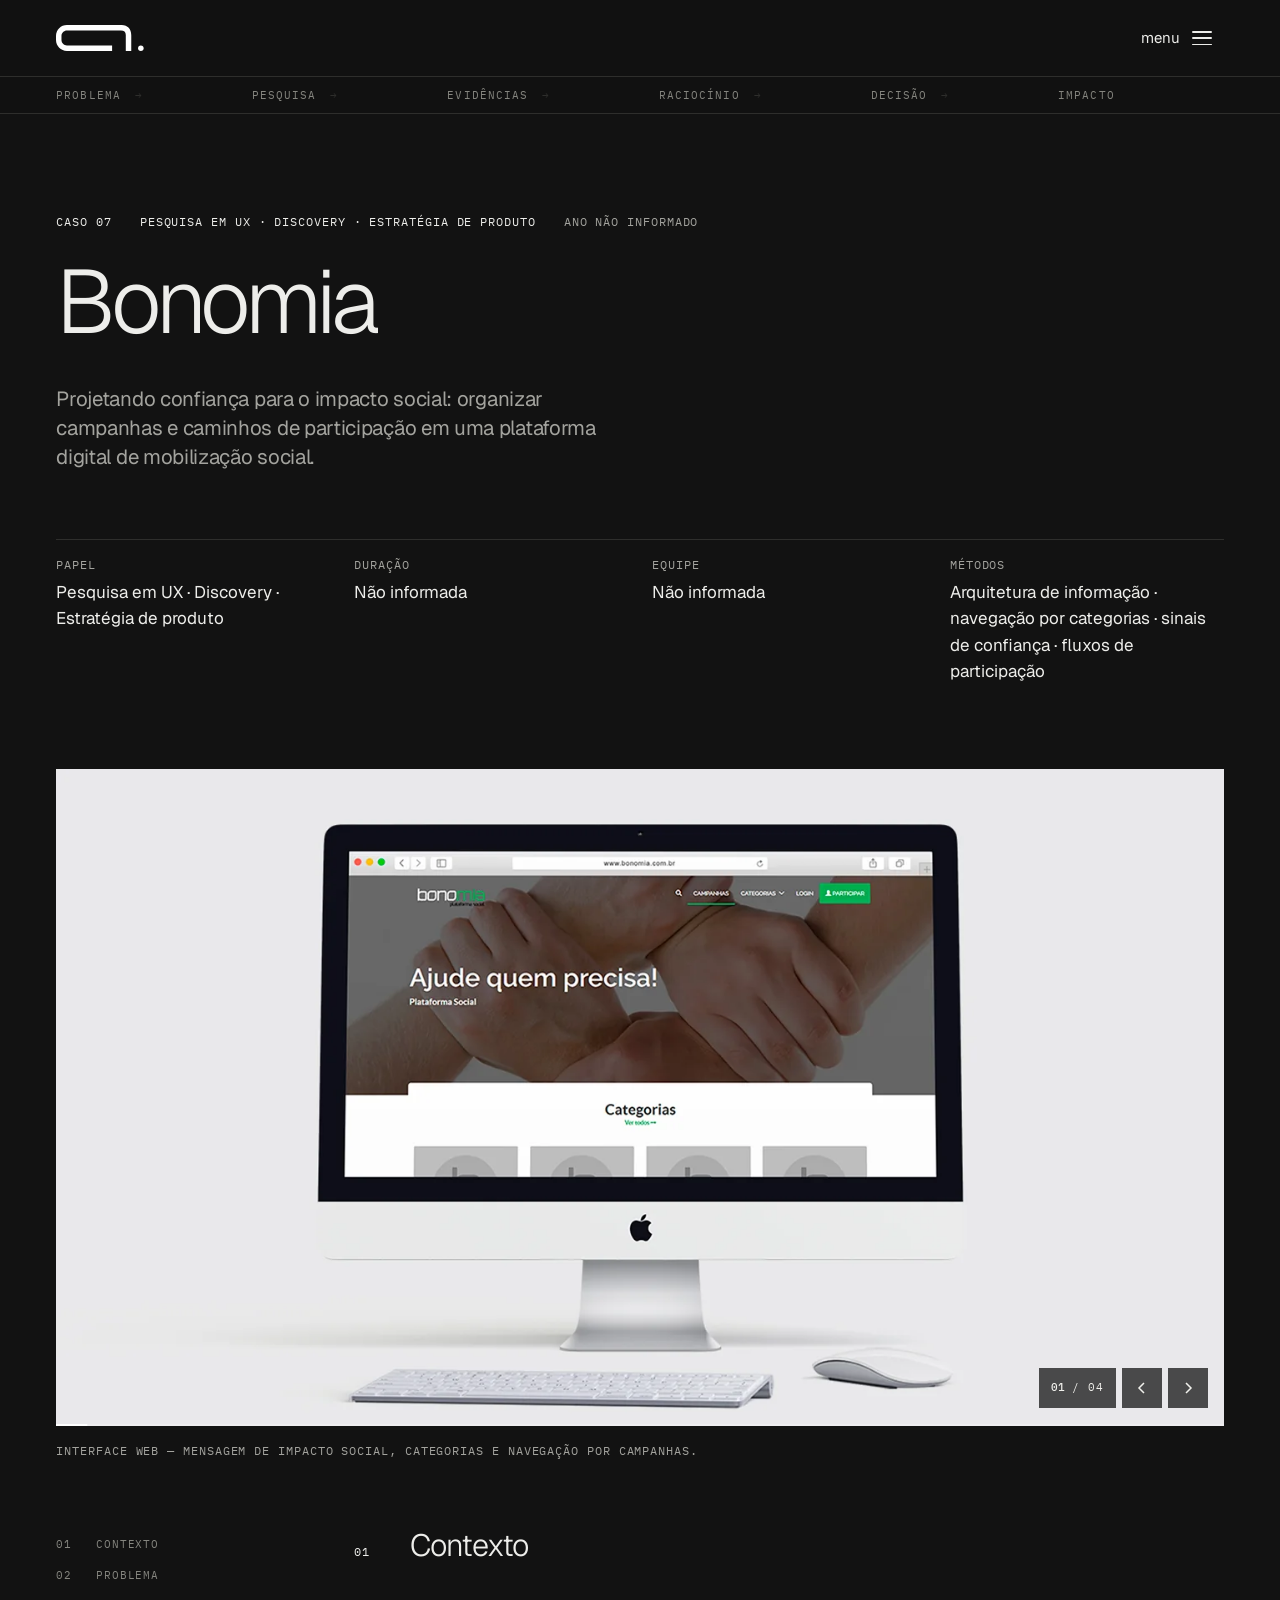
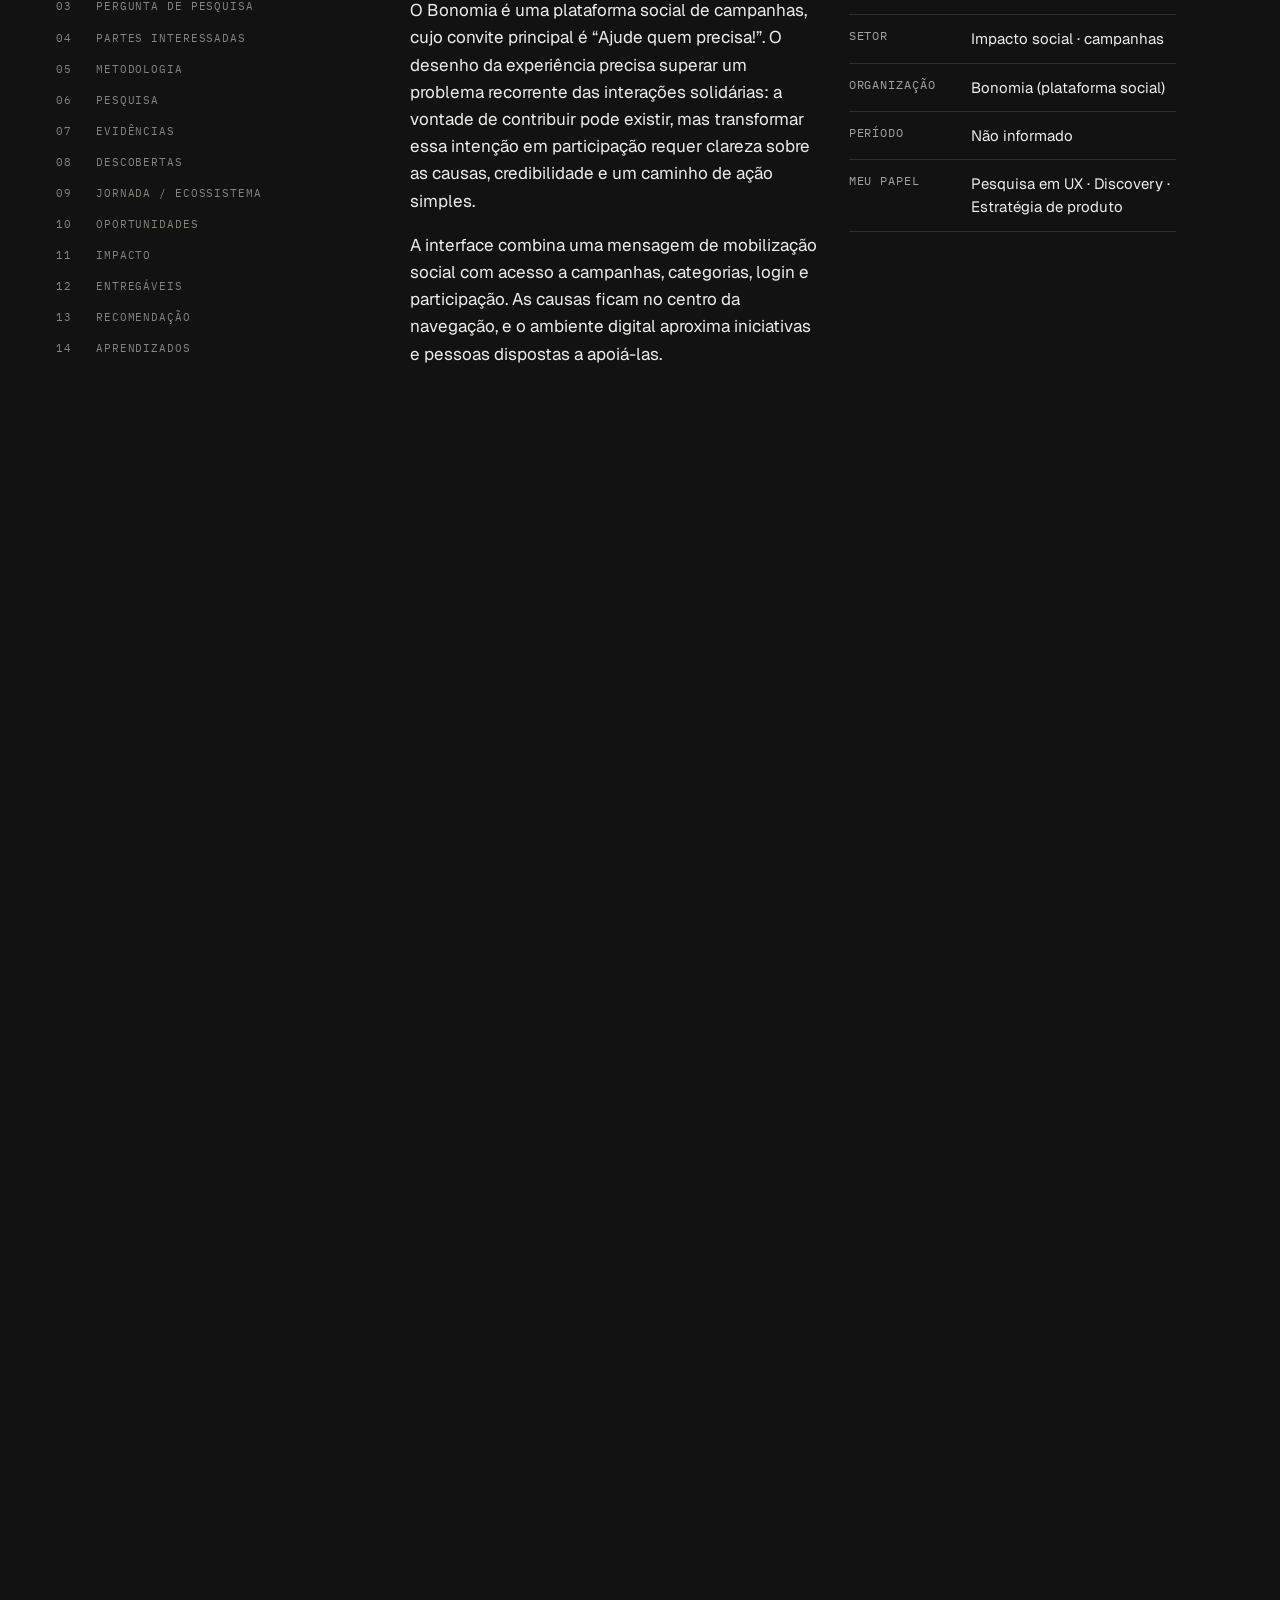
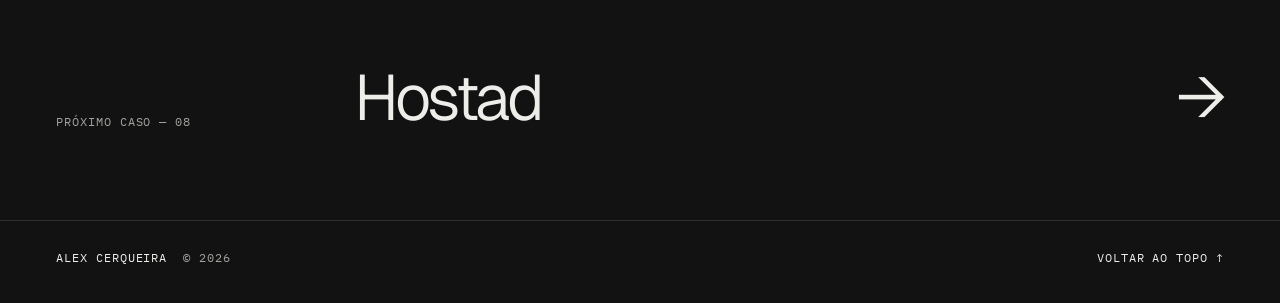
<file: site/bonomia.html>
<!doctype html>
<html lang="pt-BR" data-theme="dark">
<head>
<meta charset="utf-8">
<meta name="viewport" content="width=device-width, initial-scale=1">
<title>Bonomia — Estudo de caso · Alex Cerqueira</title>
<meta name="description" content="Bonomia — estudo de caso de Alex Cerqueira em Pesquisa em UX, Discovery e Estratégia de Produto: campanhas e caminhos de participação em uma plataforma digital de mobilização social.">
<meta name="theme-color" content="#121212">
<link rel="icon" href="favicon.ico" sizes="any">
<link rel="apple-touch-icon" href="apple-touch-icon.png">
<meta property="og:type" content="article">
<meta property="og:title" content="Bonomia — Estudo de caso · Alex Cerqueira">
<meta property="og:description" content="Bonomia — estudo de caso de Alex Cerqueira em Pesquisa em UX, Discovery e Estratégia de Produto: campanhas e caminhos de participação em uma plataforma digital de mobilização social.">
<link rel="preconnect" href="https://fonts.googleapis.com">
<link rel="preconnect" href="https://fonts.gstatic.com" crossorigin>
<link rel="stylesheet" href="css/nodia.79d37c0baa.css">
<link rel="stylesheet" href="https://fonts.googleapis.com/css2?family=Geist:wght@300..600&amp;family=IBM+Plex+Mono:wght@400;500&amp;display=swap">
<link rel="stylesheet" href="css/bonomia.7679e498f6.css">
<script>(function(){var d=document.documentElement;try{d.setAttribute("data-theme",localStorage.getItem("ac-theme2")==="light"?"light":"dark")}catch(e){}if(!window.matchMedia("(prefers-reduced-motion: reduce)").matches)d.classList.add("js")})()</script>
<script src="js/bonomia.08f7771d62.js" defer></script>
</head>
<body>
<div class="site" data-ref="refRoot">
<header class="hdr">
  <div class="hdr-in">
    <a class="logo" href="index.html" aria-label="Alex Cerqueira — página inicial"><svg class="logo-mark" viewBox="0 0 64 19" role="img" aria-hidden="true" focusable="false"><path d="M8 0H48C52.418 0 55 3.082 55 7.5V19H51V7.26441C51 5.05541 49.709 4 47.5 4H8C5.791 4 4 5.791 4 8V11C4 13.209 5.791 15 8 15H41V19H8C3.582 19 0 15.418 0 11V8C0 3.582 3.582 0 8 0Z"></path><circle cx="62" cy="17" r="2"></circle></svg></a>
    <div class="hdr-end">
      <button class="nd-menu__item menu-tg menu-btn" type="button" aria-controls="mmenu" aria-expanded="false" aria-label="Abrir menu" data-click="toggleMenu"><span class="menu-tx">menu</span><span class="burger" aria-hidden="true"><span class="bl b1"></span><span class="bl b2"></span><span class="bl b3"></span></span></button>
    </div>
  </div>
  <ol class="strip" aria-label="Narrativa do caso">
    <li data-ref="st" data-s="0">Problema<span aria-hidden="true">→</span></li>
    <li data-ref="st" data-s="1">Pesquisa<span aria-hidden="true">→</span></li>
    <li data-ref="st" data-s="2">Evidências<span aria-hidden="true">→</span></li>
    <li data-ref="st" data-s="3">Raciocínio<span aria-hidden="true">→</span></li>
    <li data-ref="st" data-s="4">Decisão<span aria-hidden="true">→</span></li>
    <li data-ref="st" data-s="5">Impacto<span aria-hidden="true">→</span></li>
  </ol>
  <div class="prog" data-ref="refProg" aria-hidden="true"></div>
</header>
<div class="drawer" id="mmenu" data-open="false">
  <div class="drawer-scrim" aria-hidden="true" data-click="closeMenu"></div>
  <nav class="drawer-panel" aria-label="Navegação principal">
    <ul class="nd-menu__list">
      <li class="nd-menu__li"><a class="nd-menu__item" href="index.html" data-click="closeMenu">Home</a></li>
      <li class="nd-menu__li"><a class="nd-menu__item" href="index.html#work" data-click="closeMenu">Trabalhos</a></li>
      <li class="nd-menu__li"><a class="nd-menu__item" href="index.html#approach" data-click="closeMenu">Abordagem</a></li>
      <li class="nd-menu__li"><a class="nd-menu__item" href="index.html#writing" data-click="closeMenu">Artigos</a></li>
      <li class="nd-menu__li"><a class="nd-menu__item" href="index.html#about" data-click="closeMenu">Sobre</a></li>
      <li class="nd-menu__li"><a class="nd-menu__item" href="index.html#contact" data-click="closeMenu">Contato</a></li>
    </ul>
    <div class="drawer-foot">
      <button class="nd-icon-button nd-icon-button--secondary theme-btn" type="button" data-click="toggleTheme" aria-pressed="true" aria-label="Ativar tema claro" title="Ativar tema claro"><span class="nd-icon-button__icon" aria-hidden="true"><svg viewBox="0 0 24 24" focusable="false"><g class="rays"><path d="M12 2.6V.6M7.33 4.53L5.92 3.12M16.67 4.53l1.41-1.41M5.4 9.2H3.4M18.6 9.2h2"></path></g><path class="bulb" d="M8.6 15.2c0-1.4-.5-2.2-1.3-3.1A5.4 5.4 0 0 1 12 3.8a5.4 5.4 0 0 1 4.7 8.3c-.8.9-1.3 1.7-1.3 3.1z"></path><path d="M9.2 18h5.6M9.8 20.6h4.4"></path></svg></span></button>
    </div>
  </nav>
</div>

<main id="main">
<section class="g chero rv" data-ref="rv" aria-labelledby="case-title">
  <p class="meta mono up"><span><span class="sq" aria-hidden="true"></span>Caso 07</span><span>Pesquisa em UX · Discovery · Estratégia de Produto</span><span class="mute">Ano não informado</span></p>
  <h1 id="case-title"><span class="ln"><span class="li d1">Bonomia</span></span></h1>
  <p class="sum up d2">Projetando confiança para o impacto social: organizar campanhas e caminhos de participação em uma plataforma digital de mobilização social.</p>
  <dl class="cmeta up d3">
    <div><dt class="mono">Papel</dt><dd>Pesquisa em UX · Discovery · Estratégia de produto</dd></div>
    <div><dt class="mono">Duração</dt><dd>Não informada</dd></div>
    <div><dt class="mono">Equipe</dt><dd>Não informada</dd></div>
    <div><dt class="mono">Métodos</dt><dd>Arquitetura de informação · navegação por categorias · sinais de confiança · fluxos de participação</dd></div>
  </dl>
  <figure class="cfig car mask d3" data-ref="refCar" role="region" aria-roledescription="carrossel" aria-label="Imagens do projeto Bonomia — use as setas para navegar" tabindex="0">
    <div class="car-st">
      <img class="cimg on" src="assets/bonomia-site.webp" alt="iMac com o site da Bonomia aberto: chamada “Ajude quem precisa!” e “Plataforma Social” sobre uma foto de mãos entrelaçadas, menu com Campanhas, Categorias, Login e o botão verde Participar, e a seção Categorias logo abaixo." data-fit="cover" data-pos="50% 50%" data-cap="Interface web — mensagem de impacto social, categorias e navegação por campanhas." decoding="async" draggable="false">
      <img class="cimg" src="assets/bonomia-midia.webp" alt="Painel de mídia em uma passagem de metrô com o texto “Seja você a mudança”, uma menina sorrindo com um copo de água, o logo bonomia plataforma social e o endereço www.bonomia.com.br." data-fit="cover" data-pos="50% 42%" data-cap="Mídia urbana — “Seja você a mudança”." aria-hidden="true" decoding="async" draggable="false">
      <img class="cimg" src="assets/bonomia-papelaria.webp" alt="Papelaria da marca Bonomia sobre fundo cinza: tubo, cartões de visita, papel timbrado, pasta, envelopes, capa de CD e folder com mãos erguidas, todos em verde, branco e cinza com o padrão de pontos." data-fit="cover" data-pos="50% 50%" data-cap="Identidade visual — papelaria com o logotipo, o verde e o padrão de pontos." aria-hidden="true" decoding="async" draggable="false">
      <img class="cimg" src="assets/bonomia-logotipo.webp" alt="Bloco de papel com o logotipo “bonomia” desenhado sobre linhas-guia e círculos de construção, ao lado de dois lápis e uma borracha." data-fit="cover" data-pos="50% 50%" data-cap="Construção do logotipo — grade e linhas-guia." aria-hidden="true" decoding="async" draggable="false">
    </div>
    <canvas class="car-cv" aria-hidden="true"></canvas>
    <div class="car-ui"><span class="car-n mono" aria-hidden="true"><b>01</b> / 04</span><button type="button" class="car-b car-prev" aria-label="Imagem anterior"><svg viewBox="0 0 16 16" width="16" height="16" aria-hidden="true"><path d="M10 3L5 8l5 5" fill="none" stroke="currentColor" stroke-width="1.5"/></svg></button><button type="button" class="car-b car-next" aria-label="Próxima imagem"><svg viewBox="0 0 16 16" width="16" height="16" aria-hidden="true"><path d="M6 3l5 5-5 5" fill="none" stroke="currentColor" stroke-width="1.5"/></svg></button></div>
    <span class="car-bar" aria-hidden="true"><i></i></span>
  </figure>
  <p class="mono mute cap up d4" data-ref="refCap" aria-live="off">Interface web — mensagem de impacto social, categorias e navegação por campanhas.</p>
</section>

<div class="crun" data-ref="refRun">
<div class="g cbody">
  <nav class="toc" aria-label="Capítulos do caso">
    <ol>
      <li><a href="#c01" data-ref="ix" data-i="1"><span class="tn">01</span>Contexto</a></li>
      <li><a href="#c02" data-ref="ix" data-i="2"><span class="tn">02</span>Problema</a></li>
      <li><a href="#c03" data-ref="ix" data-i="3"><span class="tn">03</span>Pergunta de pesquisa</a></li>
      <li><a href="#c04" data-ref="ix" data-i="4"><span class="tn">04</span>Partes interessadas</a></li>
      <li><a href="#c05" data-ref="ix" data-i="5"><span class="tn">05</span>Metodologia</a></li>
      <li><a href="#c06" data-ref="ix" data-i="6"><span class="tn">06</span>Pesquisa</a></li>
      <li><a href="#c07" data-ref="ix" data-i="7"><span class="tn">07</span>Evidências</a></li>
      <li><a href="#c08" data-ref="ix" data-i="8"><span class="tn">08</span>Descobertas</a></li>
      <li><a href="#c09" data-ref="ix" data-i="9"><span class="tn">09</span>Jornada / Ecossistema</a></li>
      <li><a href="#c10" data-ref="ix" data-i="10"><span class="tn">10</span>Oportunidades</a></li>
      <li><a href="#c11" data-ref="ix" data-i="11"><span class="tn">11</span>Impacto</a></li>
      <li><a href="#c12" data-ref="ix" data-i="12"><span class="tn">12</span>Entregáveis</a></li>
      <li><a href="#c13" data-ref="ix" data-i="13"><span class="tn">13</span>Recomendação</a></li>
      <li><a href="#c14" data-ref="ix" data-i="14"><span class="tn">14</span>Aprendizados</a></li>
    </ol>
  </nav>

  <div class="chs">
  <div class="track" data-ref="refTrack">
    <section class="ch rv" id="c01" data-ref="ch" data-i="1" aria-labelledby="h01">
      <div class="ch-h up"><span class="mono n">01</span><h2 id="h01">Contexto</h2></div>
      <div class="ch-c">
        <div class="wl up d1">
          <p class="body">O Bonomia é uma plataforma social de campanhas, cujo convite principal é “Ajude quem precisa!”. O desenho da experiência precisa superar um problema recorrente das interações solidárias: a vontade de contribuir pode existir, mas transformar essa intenção em participação requer clareza sobre as causas, credibilidade e um caminho de ação simples.</p>
          <p class="body">A interface combina uma mensagem de mobilização social com acesso a campanhas, categorias, login e participação. As causas ficam no centro da navegação, e o ambiente digital aproxima iniciativas e pessoas dispostas a apoiá-las.</p>
        </div>
        <dl class="facts wr up d2">
          <div><dt class="mono">Setor</dt><dd>Impacto social · campanhas</dd></div>
          <div><dt class="mono">Organização</dt><dd>Bonomia (plataforma social)</dd></div>
          <div><dt class="mono">Período</dt><dd>Não informado</dd></div>
          <div><dt class="mono">Meu papel</dt><dd>Pesquisa em UX · Discovery · Estratégia de produto</dd></div>
        </dl>
      </div>
    </section>
    <section class="ch rv" id="c02" data-ref="ch" data-i="2" aria-labelledby="h02">
      <div class="ch-h up"><span class="mono n">02</span><h2 id="h02">Problema</h2></div>
      <div class="ch-c">
        <p class="state w6 up d1">Como transformar a vontade de ajudar em participação com confiança?</p>
        <p class="body wf up d2">Quem deseja apoiar uma causa precisa entender rapidamente o que está sendo solicitado e por que confiar na informação apresentada. Ao mesmo tempo, quem divulga uma campanha depende de visibilidade e de uma estrutura compreensível para apresentar sua necessidade. O desafio consiste em equilibrar descoberta, transparência e facilidade de engajamento.</p>
      </div>
    </section>
    <section class="ch rv" id="c03" data-ref="ch" data-i="3" aria-labelledby="h03">
      <div class="ch-h up"><span class="mono n">03</span><h2 id="h03">Pergunta de pesquisa</h2></div>
      <div class="ch-c">
        <p class="mono mute w6 up d1">Questão central</p>
        <p class="state w6 up d2">Como podemos ajudar pessoas a encontrar causas relevantes, compreender o propósito das campanhas e avançar com confiança até uma forma concreta de participação?</p>
        <ol class="subq wf up d3">
          <li><span class="mono mute">Q.01</span><span>Como ajudar as pessoas a encontrar causas relevantes?</span></li>
          <li><span class="mono mute">Q.02</span><span>Como tornar compreensível o propósito de cada campanha?</span></li>
          <li><span class="mono mute">Q.03</span><span>Como levar a pessoa, com confiança, a uma forma concreta de participação?</span></li>
        </ol>
      </div>
    </section>
    <section class="ch rv" id="c04" data-ref="ch" data-i="4" aria-labelledby="h04">
      <div class="ch-h up"><span class="mono n">04</span><h2 id="h04">Partes interessadas</h2></div>
      <div class="ch-c fit">
        <div class="pl sk up d1">
          <p class="body">Os stakeholders principais do modelo de referência são pessoas apoiadoras, organizações ou responsáveis por campanhas, beneficiários, administradores da plataforma e eventuais parceiros de pagamento e verificação.</p>
          <p class="note">A cena reúne apoiadores e comunidade em uma ação de mobilização, todos com a camiseta da marca. Os papéis efetivamente implementados na plataforma não estão detalhados na captura de tela.</p>
        </div>
        <figure class="persona scene up d2">
          <img src="assets/bonomia-mutirao.webp" alt="Mutirão de pintura em uma rua de comunidade, com calçamento de pedra e o Cristo Redentor ao fundo: voluntários de camiseta verde com o logo da Bonomia pintam de verde a parede de uma casa; uma senhora de óculos e um menino sorrindo ficam ao lado de baldes de tinta, enquanto uma jovem com o rolo de pintura, uma voluntária e um homem em uma escada trabalham na parede." decoding="async">
          <span class="chip c1">Apoiadores · Beneficiários</span><span class="chip c2">Mobilização em campo</span>
        </figure>
      </div>
    </section>
    <section class="ch rv" id="c05" data-ref="ch" data-i="5" aria-labelledby="h05">
      <div class="ch-h up"><span class="mono n">05</span><h2 id="h05">Metodologia</h2></div>
      <div class="ch-c">
        <ol class="steps wf up d1">
          <li class="on"><span class="mono">01</span><br>Entender</li>
          <li class="on"><span class="mono">02</span><br>Explorar</li>
          <li class="on"><span class="mono">03</span><br>Conectar</li>
          <li class="on"><span class="mono">04</span><br>Projetar</li>
          <li><span class="mono">05</span><br>Validar</li>
        </ol>
        <div class="wf scroll up d2">
          <table class="table">
            <thead><tr><th scope="col">Método</th><th scope="col">Objetivo</th><th scope="col">Base de análise</th><th scope="col">Etapa</th></tr></thead>
            <tbody>
              <tr><td>Estudo de motivações e barreiras</td><td>Entender por que e como as pessoas contribuem</td><td>Intenção de apoiar e esforço aceitável</td><td class="mono">Entender</td></tr>
              <tr><td>Arquitetura de informação</td><td>Organizar as causas para facilitar a escolha</td><td>Navegação por campanhas e categorias</td><td class="mono">Explorar</td></tr>
              <tr><td>Sinais de confiança</td><td>Identificar o que sustenta a credibilidade de uma campanha</td><td>Informações verificáveis e expectativas claras</td><td class="mono">Conectar</td></tr>
              <tr><td>Análise dos fluxos de participação</td><td>Descrever o caminho do interesse à ação</td><td>Login, participação e confirmação</td><td class="mono">Projetar</td></tr>
            </tbody>
          </table>
        </div>
      </div>
    </section>
    <section class="ch rv" id="c06" data-ref="ch" data-i="6" aria-labelledby="h06">
      <div class="ch-h up"><span class="mono n">06</span><h2 id="h06">Pesquisa</h2></div>
      <div class="ch-c">
        <div class="wf up d1"><p class="kick mono mute">Números da pesquisa</p><div class="nums">
          <div><p class="v">4</p><p class="mono mute">Categorias em destaque na primeira tela</p></div>
          <div><p class="v">5</p><p class="mono mute">Perguntas centrais de pesquisa</p></div>
          <div><p class="v">5</p><p class="mono mute">Grupos de partes interessadas</p></div>
        </div></div>
        <p class="body wf up d2">As perguntas centrais são: como uma pessoa decide qual causa apoiar? Que informações considera indispensáveis? Como avalia credibilidade? Qual é o nível de esforço aceitável para participar? E como os responsáveis por campanhas apresentam sua proposta?</p>
        <p class="note wf up d3">Responder a elas seria essencial para validar a arquitetura mostrada. Os números descrevem o material apresentado; entrevistas, horas de campo e participantes não foram informados.</p>
      </div>
    </section>
    <section class="ch rv" id="c07" data-ref="ch" data-i="7" aria-labelledby="h07">
      <div class="ch-h up"><span class="mono n">07</span><h2 id="h07">Evidências</h2></div>
      <div class="ch-c">
        <div class="ev wf">
          <blockquote class="up d1"><p>“Ajude quem precisa!”</p><span class="mono mute">E.01 — Site · chamada principal</span></blockquote>
          <blockquote class="up d2"><p>“Plataforma Social”</p><span class="mono mute">E.02 — Site · identificação</span></blockquote>
          <blockquote class="k up d3"><p>Navegação por “Campanhas”, “Categorias”, “Login” e “Participar”</p><span class="mono mute">E.03 — Observação · navegação</span></blockquote>
          <blockquote class="up d1"><p>Seção “Categorias”, com o atalho “Ver todos”</p><span class="mono mute">E.04 — Site · exploração por causas</span></blockquote>
          <blockquote class="up d2"><p>“Seja você a mudança”</p><span class="mono mute">E.05 — Mídia urbana</span></blockquote>
          <blockquote class="up d3"><p>“bonomia · plataforma social”, em verde, branco e cinza, com o padrão de pontos</p><span class="mono mute">E.06 — Identidade e papelaria</span></blockquote>
        </div>
        <p class="note wf up d4">Esses elementos comprovam uma intenção de orientar a descoberta e a conversão para participação; não documentam o fluxo completo de doação.</p>
      </div>
    </section>
    <section class="ch rv" id="c08" data-ref="ch" data-i="8" aria-labelledby="h08">
      <div class="ch-h up"><span class="mono n">08</span><h2 id="h08">Descobertas</h2></div>
      <div class="ch-c">
        <ol class="ins wf">
          <li class="up d1"><span class="mono mute">I.01</span><div><h3>A arquitetura de categorias pode reduzir a dificuldade de escolher entre muitas causas.</h3><p class="mono mute">Evidências · E.03 · E.04</p></div></li>
          <li class="up d2"><span class="mono mute">I.02</span><div><h3>Uma chamada emocional desperta o interesse inicial e leva a pessoa a explorar.</h3><p class="mono mute">Evidências · E.01 · E.05</p></div></li>
          <li class="up d3"><span class="mono mute">I.03</span><div><h3>Motivação e confiança são coisas diferentes: uma mensagem forte atrai, mas contribuir exige informações verificáveis e expectativas claras.</h3><p class="mono mute">Evidências · E.01 · E.02</p></div></li>
        </ol>
      </div>
    </section>
    <section class="ch rv" id="c09" data-ref="ch" data-i="9" aria-labelledby="h09">
      <div class="ch-h up"><span class="mono n">09</span><h2 id="h09">Jornada / Ecossistema</h2></div>
      <div class="ch-c">
        <div class="wf scroll rv anim" data-ref="rv" role="region" aria-label="Mapa de jornada (role horizontalmente)" tabindex="0">
          <div class="jm">
            <div class="rh k0">Etapa</div><div class="hd k1">Conhecer a plataforma</div><div class="hd k2">Explorar causas</div><div class="hd k3">Escolher e entender</div><div class="hd k4">Avaliar confiança</div><div class="hd k5">Participar e acompanhar</div>
            <div class="rh k0">Ações</div><div class="k1">Chega ao site e lê a chamada</div><div class="k2">Navega por campanhas ou categorias</div><div class="k3">Escolhe uma causa e entende a finalidade</div><div class="k4">Avalia a credibilidade da campanha</div><div class="k5">Participa e recebe a confirmação</div>
            <div class="rh k0">Perguntas</div><div class="k1">O que é a Bonomia?</div><div class="k2">Qual causa me toca?</div><div class="k3">Para que serve o meu apoio?</div><div class="k4">Posso confiar nesta informação?</div><div class="k5">Deu certo? E depois?</div>
            <div class="rh k0">Experiência</div>
            <div class="curve k1"><svg viewBox="0 0 1000 110" preserveAspectRatio="xMidYMid meet" aria-hidden="true"><line class="base lb k1" x1="0" y1="55" x2="1000" y2="55"></line><path class="line dr k2" pathLength="1" d="M100 40 C200 30 230 50 300 70 S460 100 500 92 S640 40 700 38 S860 20 900 24"></path><path class="flow fl-c k10" pathLength="1" d="M100 40 C200 30 230 50 300 70 S460 100 500 92 S640 40 700 38 S860 20 900 24"></path><circle class="pt pop k2" cx="100" cy="40" r="5"></circle><circle class="pt pop k4" cx="300" cy="70" r="5"></circle><circle class="halo" cx="500" cy="92" r="5"></circle><circle class="pt pop k6 acc" cx="500" cy="92" r="5"></circle><circle class="pt pop k8" cx="700" cy="38" r="5"></circle><circle class="pt pop k10" cx="900" cy="24" r="5"></circle></svg></div>
            <div class="rh k0">Barreiras</div><div class="k1">Mensagem sem contexto</div><div class="k2">Muitas causas para comparar</div><div class="k3">Finalidade pouco clara</div><div class="k4">Credibilidade difícil de verificar</div><div class="k5">Esforço e estados de contribuição</div>
            <div class="rh k0">Oportunidades</div><div class="k1">Contexto na primeira tela</div><div class="k2">Comparação significativa entre campanhas</div><div class="k3">Destino do apoio explicado</div><div class="k4">Transparência e responsável visíveis</div><div class="k5">Estados claros de contribuição</div>
          </div>
        </div>
        <p class="note wf up d2">Curva ilustrativa da experiência esperada, sem dados medidos. A captura sustenta as primeiras etapas e a intenção de participação; detalhes de contribuição, pagamento e pós-doação não são visíveis.</p>
      </div>
    </section>
    <section class="ch rv" id="c10" data-ref="ch" data-i="10" aria-labelledby="h10">
      <div class="ch-h up"><span class="mono n">10</span><h2 id="h10">Oportunidades</h2></div>
      <div class="ch-c">
        <ul class="opp wf">
          <li class="up d1"><span class="mono mute">O.01 · I.01</span><p>Como podemos permitir uma comparação significativa entre campanhas?</p></li>
          <li class="up d2"><span class="mono mute">O.02 · I.03</span><p>Como podemos priorizar contexto e transparência em cada campanha?</p></li>
          <li class="up d1"><span class="mono mute">O.03 · I.03</span><p>Como podemos reduzir a fricção de entrada, explicar o destino do apoio e apresentar estados claros de contribuição?</p></li>
          <li class="up d2"><span class="mono mute">O.04 · I.02</span><p>Como podemos atender a diferentes intenções: doar, compartilhar, participar ou cadastrar uma campanha?</p></li>
        </ul>
      </div>
    </section>
    <section class="ch rv" id="c11" data-ref="ch" data-i="11" aria-labelledby="h11">
      <div class="ch-h up"><span class="mono n">11</span><h2 id="h11">Impacto</h2></div>
      <div class="ch-c">
        <div class="wf up d1"><p class="kick mono mute">Números de impacto</p><div class="impact">
          <div><p class="v">300</p><p class="mono mute">Campanhas publicadas em 1 ano · adoção</p></div>
          <div><p class="v">550.000</p><p class="mono mute">Engajamentos em 1 ano · engajamento</p></div>
        </div></div>
        <div class="two up d2">
          <p class="body">Em 1 ano, a Bonomia recebeu 300 campanhas publicadas e somou 550.000 engajamentos. Para uma plataforma de mobilização social, esses são os dois sinais que contam: organizações que adotam a plataforma para pedir apoio e pessoas que respondem a elas. As 4 categorias em destaque, as 5 perguntas centrais e os 5 grupos de partes interessadas são números da pesquisa e ficam no capítulo 06.</p>
          <p class="body">Números informados pelo autor, referentes a 1 ano de plataforma. Valor arrecadado e beneficiários atendidos não foram registrados e não são reivindicados.</p>
        </div>
      </div>
    </section>
    <section class="ch rv" id="c12" data-ref="ch" data-i="12" aria-labelledby="h12">
      <div class="ch-h up"><span class="mono n">12</span><h2 id="h12">Entregáveis</h2></div>
      <div class="ch-c">
        <ol class="ins wf">
          <li class="up d1"><span class="mono mute">ENT.01</span><div><h3>Interface web da plataforma: chamada de mobilização, navegação por campanhas e categorias, login e participação</h3><p class="mono mute">Formato · interface web · Implantação não informada</p></div></li>
          <li class="up d2"><span class="mono mute">ENT.02</span><div><h3>Identidade visual “bonomia · plataforma social”, do logotipo à papelaria</h3><p class="mono mute">Formato · identidade visual · Produção não informada</p></div></li>
          <li class="up d3"><span class="mono mute">ENT.03</span><div><h3>Mídia urbana com a mensagem “Seja você a mudança”</h3><p class="mono mute">Formato · comunicação · Veiculação não informada</p></div></li>
        </ol>
      </div>
    </section>
    <section class="ch rv" id="c13" data-ref="ch" data-i="13" aria-labelledby="h13">
      <div class="ch-h up"><span class="mono n">13</span><h2 id="h13">Recomendação</h2></div>
      <div class="ch-c">
        <div class="wf scroll up d1">
          <table class="table">
            <thead><tr><th scope="col">Frente</th><th scope="col">Recomendação</th><th scope="col">Indicador</th><th scope="col">Base</th></tr></thead>
            <tbody>
              <tr><td class="mono">F1</td><td>Adotar um modelo de informação consistente para campanhas: objetivo, responsável, atualização e chamada de ação inequívocos</td><td>Descoberta de campanhas</td><td class="mono mute">O.01 · O.02</td></tr>
              <tr><td class="mono">F2</td><td>Validar as nomenclaturas das categorias</td><td>Avanço para a ação</td><td class="mono mute">O.01 · I.01</td></tr>
              <tr><td class="mono">F3</td><td>Testar a compreensão do fluxo em dispositivos móveis</td><td>Conclusão do processo e percepção de confiança</td><td class="mono mute">O.03 · O.04</td></tr>
            </tbody>
          </table>
        </div>
        <p class="body wf up d3">Esses indicadores mostrariam se a confiança construída na interface se converte em participação.</p>
      </div>
    </section>
    <section class="ch rv" id="c14" data-ref="ch" data-i="14" aria-labelledby="h14">
      <div class="ch-h up"><span class="mono n">14</span><h2 id="h14">Aprendizados</h2></div>
      <div class="ch-c">
        <div class="wl up d1"><p class="mono mute" style="margin-bottom: 12px">O que aprendi</p><p class="body">Em produtos sociais, confiança não é detalhe de interface: é parte da própria proposta de valor.</p></div>
        <div class="wr up d2"><p class="mono mute" style="margin-bottom: 12px">O que levo adiante</p><p class="body">Pesquisa e estratégia precisam alinhar a motivação emocional à informação necessária para decisões responsáveis.</p></div>
      </div>
    </section>
  </div>
  </div>
</div>
</div>

<nav class="g next rv" data-ref="rv" aria-label="Próximo caso">
  <p class="mono mute a up">Próximo caso — 08</p>
  <a class="up d1" href="hostad.html"><span class="ul">Hostad</span><span class="arr e" aria-hidden="true">→</span></a>
</nav>
</main>

<footer class="g ftr">
  <p class="mono f1"><span>Alex Cerqueira</span><span class="mute">© 2026</span></p>
  <a class="mono f5" href="#main"><span class="ul">Voltar ao topo</span> <span class="arr n" aria-hidden="true">↑</span></a>
</footer>
</div>
</body>
</html>
</file>
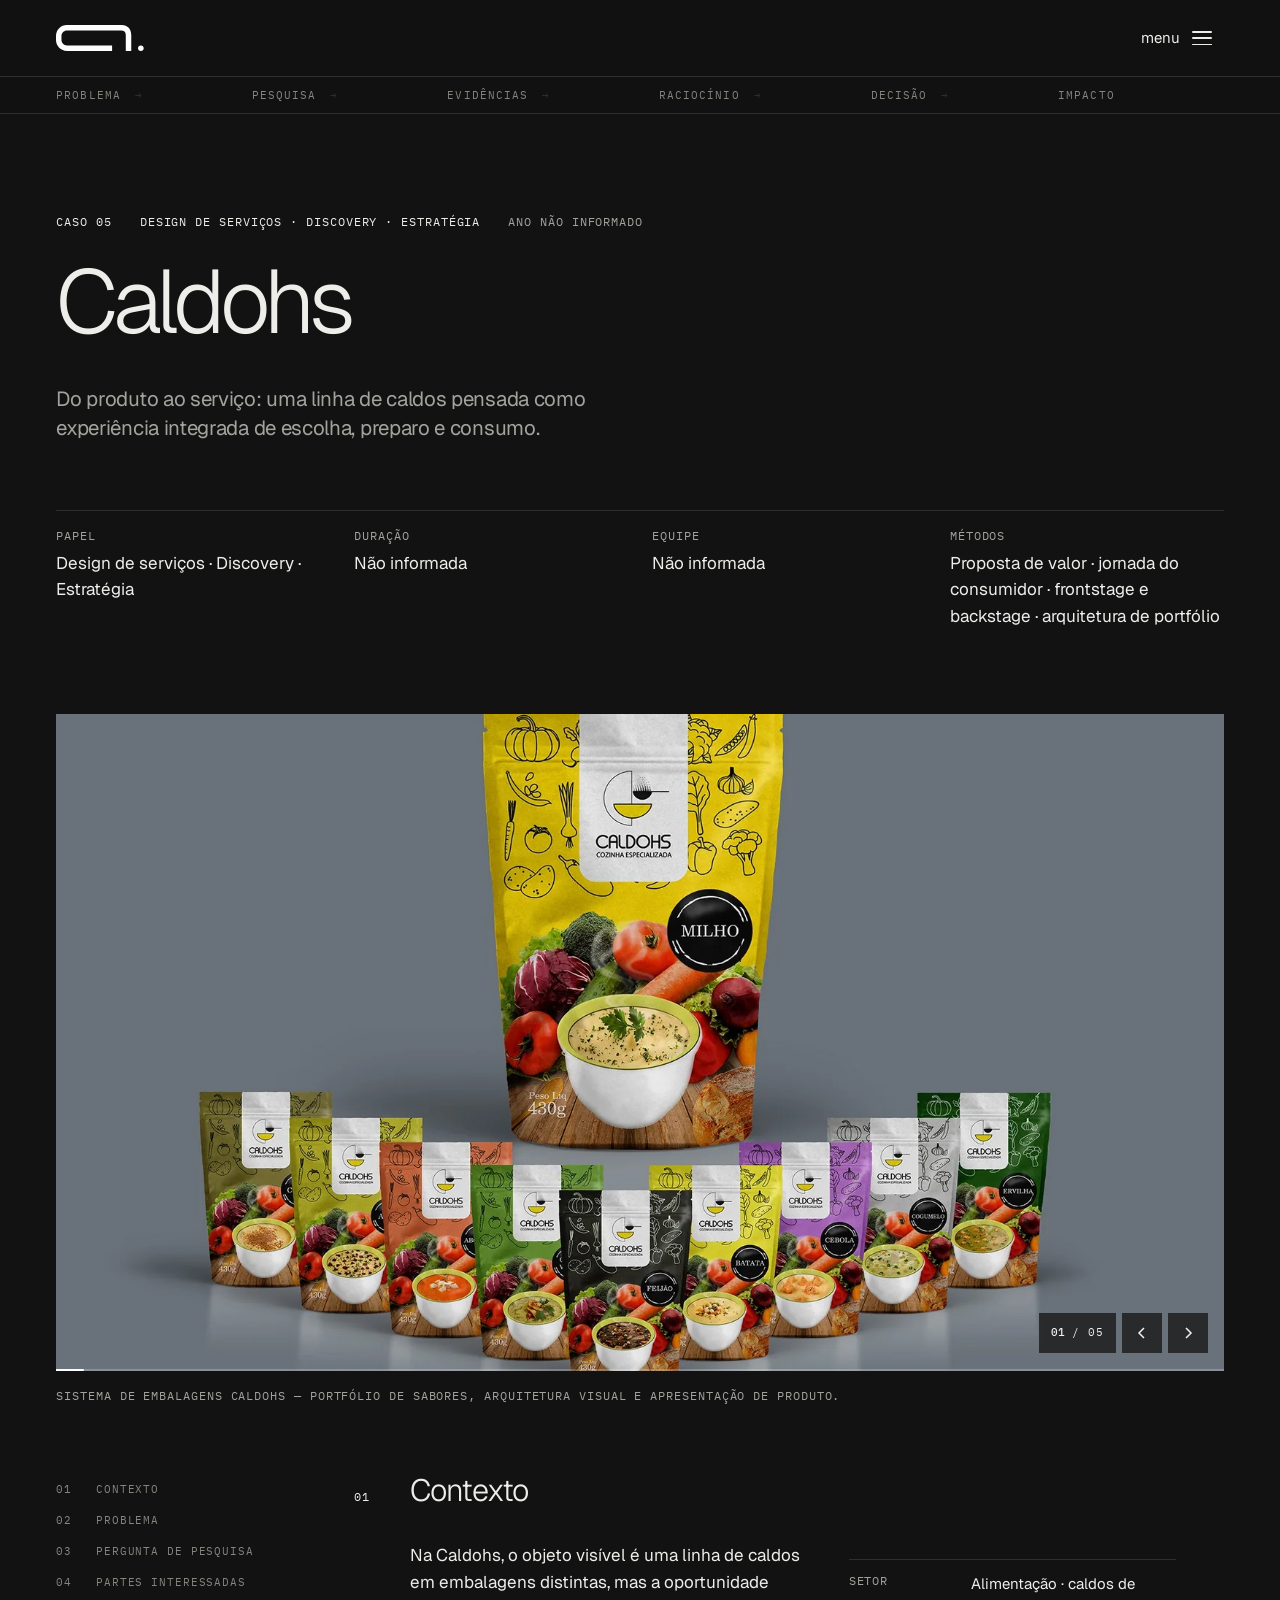
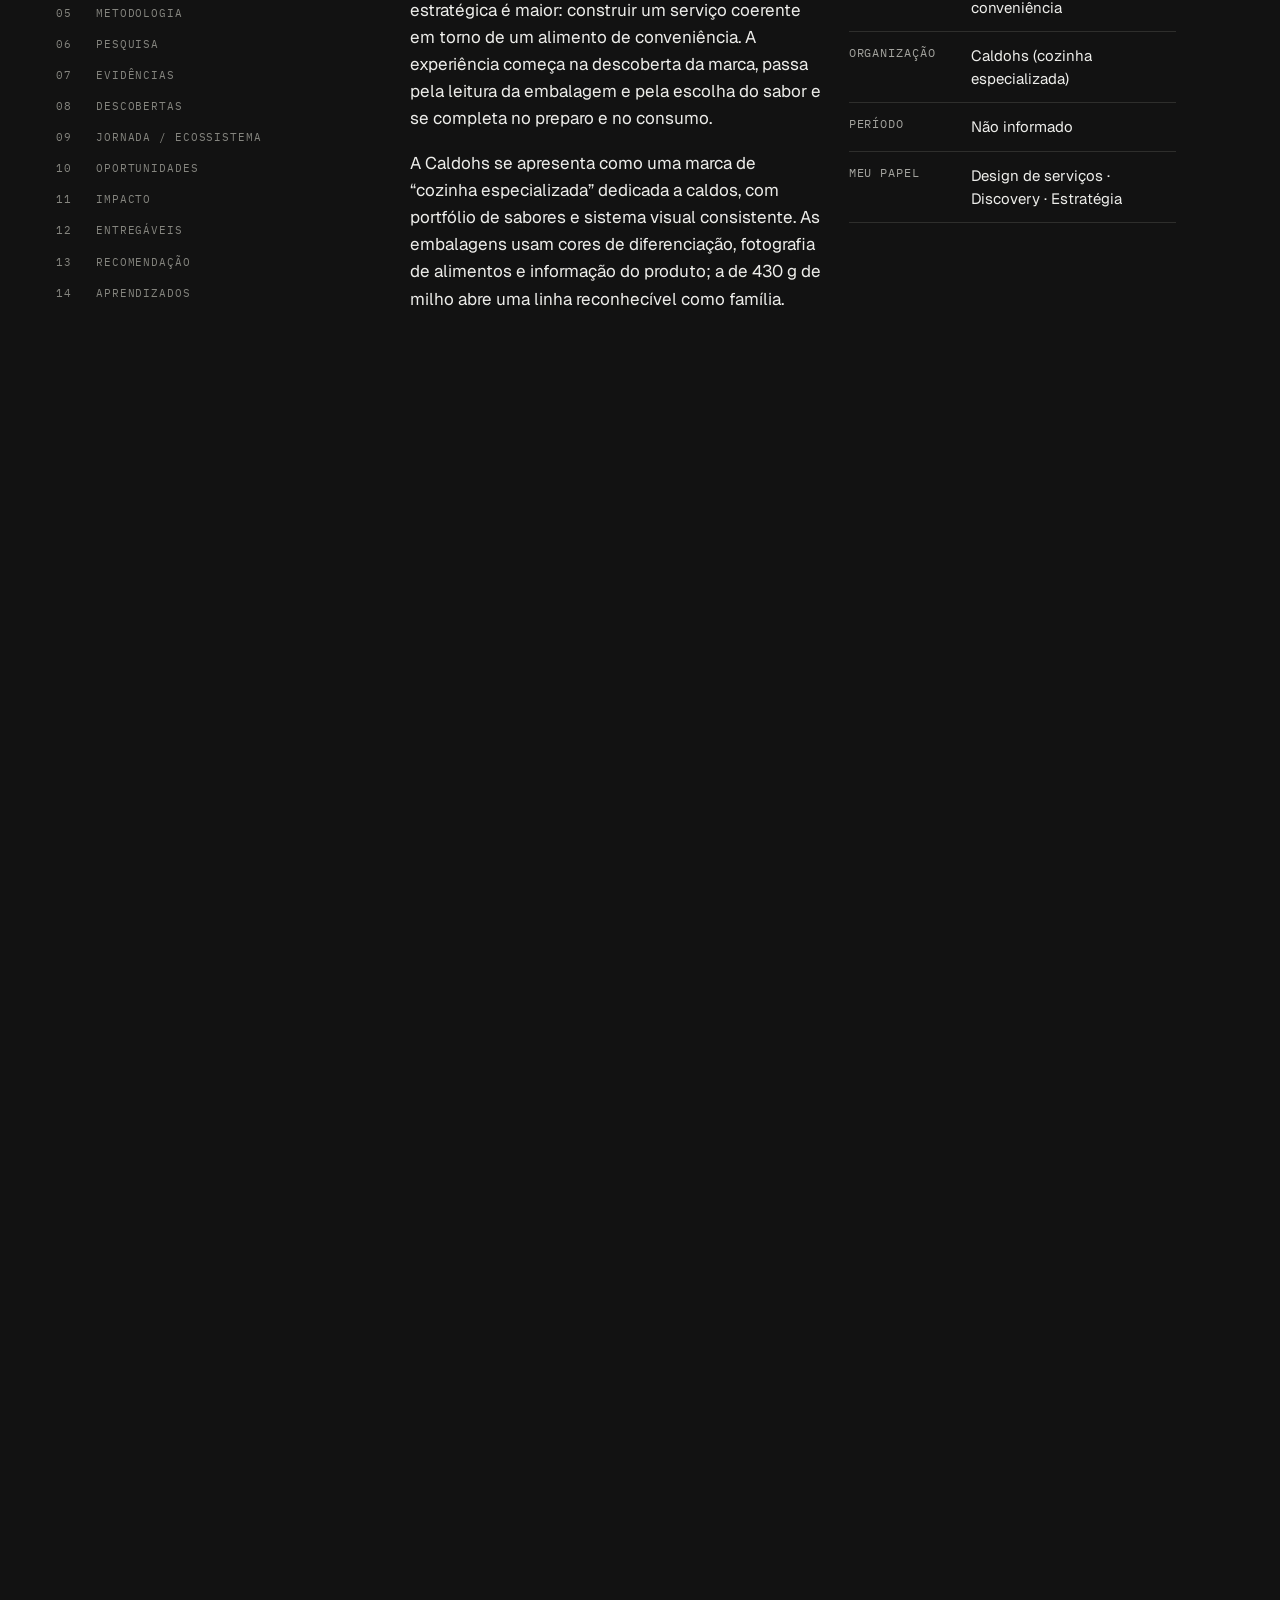
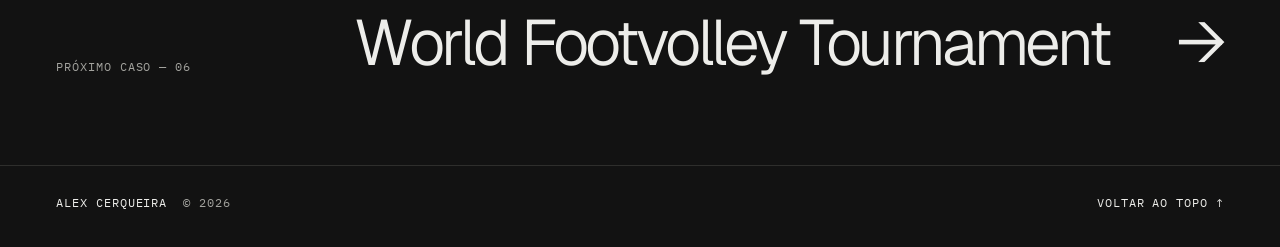
<file: site/caldohs.html>
<!doctype html>
<html lang="pt-BR" data-theme="dark">
<head>
<meta charset="utf-8">
<meta name="viewport" content="width=device-width, initial-scale=1">
<title>Caldohs — Estudo de caso · Alex Cerqueira</title>
<meta name="description" content="Caldohs — estudo de caso de Alex Cerqueira em Design de Serviços, Discovery e Estratégia: uma linha de caldos pensada como experiência integrada de escolha, preparo e consumo.">
<meta name="theme-color" content="#121212">
<link rel="icon" href="favicon.ico" sizes="any">
<link rel="apple-touch-icon" href="apple-touch-icon.png">
<meta property="og:type" content="article">
<meta property="og:title" content="Caldohs — Estudo de caso · Alex Cerqueira">
<meta property="og:description" content="Caldohs — estudo de caso de Alex Cerqueira em Design de Serviços, Discovery e Estratégia: uma linha de caldos pensada como experiência integrada de escolha, preparo e consumo.">
<link rel="preconnect" href="https://fonts.googleapis.com">
<link rel="preconnect" href="https://fonts.gstatic.com" crossorigin>
<link rel="stylesheet" href="css/nodia.79d37c0baa.css">
<link rel="stylesheet" href="https://fonts.googleapis.com/css2?family=Geist:wght@300..600&amp;family=IBM+Plex+Mono:wght@400;500&amp;display=swap">
<link rel="stylesheet" href="css/caldohs.d7f9e40438.css">
<script>(function(){var d=document.documentElement;try{d.setAttribute("data-theme",localStorage.getItem("ac-theme2")==="light"?"light":"dark")}catch(e){}if(!window.matchMedia("(prefers-reduced-motion: reduce)").matches)d.classList.add("js")})()</script>
<script src="js/caldohs.08f7771d62.js" defer></script>
</head>
<body>
<div class="site" data-ref="refRoot">
<header class="hdr">
  <div class="hdr-in">
    <a class="logo" href="index.html" aria-label="Alex Cerqueira — página inicial"><svg class="logo-mark" viewBox="0 0 64 19" role="img" aria-hidden="true" focusable="false"><path d="M8 0H48C52.418 0 55 3.082 55 7.5V19H51V7.26441C51 5.05541 49.709 4 47.5 4H8C5.791 4 4 5.791 4 8V11C4 13.209 5.791 15 8 15H41V19H8C3.582 19 0 15.418 0 11V8C0 3.582 3.582 0 8 0Z"></path><circle cx="62" cy="17" r="2"></circle></svg></a>
    <div class="hdr-end">
      <button class="nd-menu__item menu-tg menu-btn" type="button" aria-controls="mmenu" aria-expanded="false" aria-label="Abrir menu" data-click="toggleMenu"><span class="menu-tx">menu</span><span class="burger" aria-hidden="true"><span class="bl b1"></span><span class="bl b2"></span><span class="bl b3"></span></span></button>
    </div>
  </div>
  <ol class="strip" aria-label="Narrativa do caso">
    <li data-ref="st" data-s="0">Problema<span aria-hidden="true">→</span></li>
    <li data-ref="st" data-s="1">Pesquisa<span aria-hidden="true">→</span></li>
    <li data-ref="st" data-s="2">Evidências<span aria-hidden="true">→</span></li>
    <li data-ref="st" data-s="3">Raciocínio<span aria-hidden="true">→</span></li>
    <li data-ref="st" data-s="4">Decisão<span aria-hidden="true">→</span></li>
    <li data-ref="st" data-s="5">Impacto<span aria-hidden="true">→</span></li>
  </ol>
  <div class="prog" data-ref="refProg" aria-hidden="true"></div>
</header>
<div class="drawer" id="mmenu" data-open="false">
  <div class="drawer-scrim" aria-hidden="true" data-click="closeMenu"></div>
  <nav class="drawer-panel" aria-label="Navegação principal">
    <ul class="nd-menu__list">
      <li class="nd-menu__li"><a class="nd-menu__item" href="index.html" data-click="closeMenu">Home</a></li>
      <li class="nd-menu__li"><a class="nd-menu__item" href="index.html#work" data-click="closeMenu">Trabalhos</a></li>
      <li class="nd-menu__li"><a class="nd-menu__item" href="index.html#approach" data-click="closeMenu">Abordagem</a></li>
      <li class="nd-menu__li"><a class="nd-menu__item" href="index.html#writing" data-click="closeMenu">Artigos</a></li>
      <li class="nd-menu__li"><a class="nd-menu__item" href="index.html#about" data-click="closeMenu">Sobre</a></li>
      <li class="nd-menu__li"><a class="nd-menu__item" href="index.html#contact" data-click="closeMenu">Contato</a></li>
    </ul>
    <div class="drawer-foot">
      <button class="nd-icon-button nd-icon-button--secondary theme-btn" type="button" data-click="toggleTheme" aria-pressed="true" aria-label="Ativar tema claro" title="Ativar tema claro"><span class="nd-icon-button__icon" aria-hidden="true"><svg viewBox="0 0 24 24" focusable="false"><g class="rays"><path d="M12 2.6V.6M7.33 4.53L5.92 3.12M16.67 4.53l1.41-1.41M5.4 9.2H3.4M18.6 9.2h2"></path></g><path class="bulb" d="M8.6 15.2c0-1.4-.5-2.2-1.3-3.1A5.4 5.4 0 0 1 12 3.8a5.4 5.4 0 0 1 4.7 8.3c-.8.9-1.3 1.7-1.3 3.1z"></path><path d="M9.2 18h5.6M9.8 20.6h4.4"></path></svg></span></button>
    </div>
  </nav>
</div>

<main id="main">
<section class="g chero rv" data-ref="rv" aria-labelledby="case-title">
  <p class="meta mono up"><span><span class="sq" aria-hidden="true"></span>Caso 05</span><span>Design de Serviços · Discovery · Estratégia</span><span class="mute">Ano não informado</span></p>
  <h1 id="case-title"><span class="ln"><span class="li d1">Caldohs</span></span></h1>
  <p class="sum up d2">Do produto ao serviço: uma linha de caldos pensada como experiência integrada de escolha, preparo e consumo.</p>
  <dl class="cmeta up d3">
    <div><dt class="mono">Papel</dt><dd>Design de serviços · Discovery · Estratégia</dd></div>
    <div><dt class="mono">Duração</dt><dd>Não informada</dd></div>
    <div><dt class="mono">Equipe</dt><dd>Não informada</dd></div>
    <div><dt class="mono">Métodos</dt><dd>Proposta de valor · jornada do consumidor · frontstage e backstage · arquitetura de portfólio</dd></div>
  </dl>
  <figure class="cfig car mask d3" data-ref="refCar" role="region" aria-roledescription="carrossel" aria-label="Imagens do projeto Caldohs — use as setas para navegar" tabindex="0">
    <div class="car-st">
      <img class="cimg on" src="assets/caldohs-sopas.webp" alt="Linha de caldos Caldohs em embalagens stand-up: em destaque, a de milho com 430 g; atrás, nove embalagens menores, cada uma com a cor do seu sabor, como feijão, batata, cebola, cogumelo e ervilha." data-fit="cover" data-pos="50% 50%" data-cap="Sistema de embalagens Caldohs — portfólio de sabores, arquitetura visual e apresentação de produto." decoding="async" draggable="false">
      <img class="cimg" src="assets/caldohs-kraft.webp" alt="Itens da marca Caldohs sobre a mesa: cartões de visita com ilustrações de ingredientes, saco de algodão com o logo, pote de pimenta-do-reino com rótulo kraft e etiqueta, embalagem kraft de 80 g com selo de material reciclável, palitos de massa e moedor de madeira." data-fit="cover" data-pos="50% 50%" data-cap="Extensões da marca — papelaria, saco de algodão, rótulo de tempero e embalagem kraft de 80 g." aria-hidden="true" decoding="async" draggable="false">
      <img class="cimg" src="assets/caldohs-ecobag.webp" alt="Ecobag branca pendurada com o logo Caldohs, a assinatura “Cozinha especializada” e ilustrações de ingredientes e utensílios de cozinha." data-fit="cover" data-pos="50% 50%" data-cap="Ecobag — logo, assinatura e ilustrações de ingredientes e utensílios." aria-hidden="true" decoding="async" draggable="false">
      <img class="cimg" src="assets/caldohs-caixas.webp" alt="Palete com seis caixas de papelão com o logo Caldohs, a assinatura “Cozinha especializada” e símbolos de manuseio." data-fit="cover" data-pos="50% 45%" data-cap="Caixas de transporte — a identidade aplicada à logística." aria-hidden="true" decoding="async" draggable="false">
      <img class="cimg" src="assets/caldohs-caminhao.webp" alt="Caminhão baú com a marca Caldohs: na lateral, um chef apresenta um prato de caldo ao lado de pães, legumes e do logo; o logo também aparece no defletor da cabine." data-fit="cover" data-pos="50% 50%" data-cap="Caminhão de entrega — a marca na distribuição." aria-hidden="true" decoding="async" draggable="false">
    </div>
    <canvas class="car-cv" aria-hidden="true"></canvas>
    <div class="car-ui"><span class="car-n mono" aria-hidden="true"><b>01</b> / 05</span><button type="button" class="car-b car-prev" aria-label="Imagem anterior"><svg viewBox="0 0 16 16" width="16" height="16" aria-hidden="true"><path d="M10 3L5 8l5 5" fill="none" stroke="currentColor" stroke-width="1.5"/></svg></button><button type="button" class="car-b car-next" aria-label="Próxima imagem"><svg viewBox="0 0 16 16" width="16" height="16" aria-hidden="true"><path d="M6 3l5 5-5 5" fill="none" stroke="currentColor" stroke-width="1.5"/></svg></button></div>
    <span class="car-bar" aria-hidden="true"><i></i></span>
  </figure>
  <p class="mono mute cap up d4" data-ref="refCap" aria-live="off">Sistema de embalagens Caldohs — portfólio de sabores, arquitetura visual e apresentação de produto.</p>
</section>

<div class="crun" data-ref="refRun">
<div class="g cbody">
  <nav class="toc" aria-label="Capítulos do caso">
    <ol>
      <li><a href="#c01" data-ref="ix" data-i="1"><span class="tn">01</span>Contexto</a></li>
      <li><a href="#c02" data-ref="ix" data-i="2"><span class="tn">02</span>Problema</a></li>
      <li><a href="#c03" data-ref="ix" data-i="3"><span class="tn">03</span>Pergunta de pesquisa</a></li>
      <li><a href="#c04" data-ref="ix" data-i="4"><span class="tn">04</span>Partes interessadas</a></li>
      <li><a href="#c05" data-ref="ix" data-i="5"><span class="tn">05</span>Metodologia</a></li>
      <li><a href="#c06" data-ref="ix" data-i="6"><span class="tn">06</span>Pesquisa</a></li>
      <li><a href="#c07" data-ref="ix" data-i="7"><span class="tn">07</span>Evidências</a></li>
      <li><a href="#c08" data-ref="ix" data-i="8"><span class="tn">08</span>Descobertas</a></li>
      <li><a href="#c09" data-ref="ix" data-i="9"><span class="tn">09</span>Jornada / Ecossistema</a></li>
      <li><a href="#c10" data-ref="ix" data-i="10"><span class="tn">10</span>Oportunidades</a></li>
      <li><a href="#c11" data-ref="ix" data-i="11"><span class="tn">11</span>Impacto</a></li>
      <li><a href="#c12" data-ref="ix" data-i="12"><span class="tn">12</span>Entregáveis</a></li>
      <li><a href="#c13" data-ref="ix" data-i="13"><span class="tn">13</span>Recomendação</a></li>
      <li><a href="#c14" data-ref="ix" data-i="14"><span class="tn">14</span>Aprendizados</a></li>
    </ol>
  </nav>

  <div class="chs">
  <div class="track" data-ref="refTrack">
    <section class="ch rv" id="c01" data-ref="ch" data-i="1" aria-labelledby="h01">
      <div class="ch-h up"><span class="mono n">01</span><h2 id="h01">Contexto</h2></div>
      <div class="ch-c">
        <div class="wl up d1">
          <p class="body">Na Caldohs, o objeto visível é uma linha de caldos em embalagens distintas, mas a oportunidade estratégica é maior: construir um serviço coerente em torno de um alimento de conveniência. A experiência começa na descoberta da marca, passa pela leitura da embalagem e pela escolha do sabor e se completa no preparo e no consumo.</p>
          <p class="body">A Caldohs se apresenta como uma marca de “cozinha especializada” dedicada a caldos, com portfólio de sabores e sistema visual consistente. As embalagens usam cores de diferenciação, fotografia de alimentos e informação do produto; a de 430 g de milho abre uma linha reconhecível como família.</p>
        </div>
        <dl class="facts wr up d2">
          <div><dt class="mono">Setor</dt><dd>Alimentação · caldos de conveniência</dd></div>
          <div><dt class="mono">Organização</dt><dd>Caldohs (cozinha especializada)</dd></div>
          <div><dt class="mono">Período</dt><dd>Não informado</dd></div>
          <div><dt class="mono">Meu papel</dt><dd>Design de serviços · Discovery · Estratégia</dd></div>
        </dl>
      </div>
    </section>
    <section class="ch rv" id="c02" data-ref="ch" data-i="2" aria-labelledby="h02">
      <div class="ch-h up"><span class="mono n">02</span><h2 id="h02">Problema</h2></div>
      <div class="ch-c">
        <p class="state w6 up d1">Como alinhar a promessa da marca à experiência real de uso?</p>
        <p class="body wf up d2">Para um alimento de preparo prático, o desafio não se restringe à qualidade percebida do design gráfico. É preciso comunicar o que está sendo comprado, distinguir variantes, inspirar confiança e alinhar a promessa da marca à experiência real de uso. Quando cada ponto de contato transmite expectativas diferentes, o serviço perde consistência antes mesmo do primeiro consumo.</p>
      </div>
    </section>
    <section class="ch rv" id="c03" data-ref="ch" data-i="3" aria-labelledby="h03">
      <div class="ch-h up"><span class="mono n">03</span><h2 id="h03">Pergunta de pesquisa</h2></div>
      <div class="ch-c">
        <p class="mono mute w6 up d1">Questão central</p>
        <p class="state w6 up d2">Como podemos desenhar uma proposta de alimentação prática e especializada que seja compreensível no momento da escolha, consistente nos diferentes sabores e relevante ao longo da jornada de consumo?</p>
        <ol class="subq wf up d3">
          <li><span class="mono mute">Q.01</span><span>Como tornar a proposta compreensível no momento da escolha?</span></li>
          <li><span class="mono mute">Q.02</span><span>Como manter a consistência entre os diferentes sabores?</span></li>
          <li><span class="mono mute">Q.03</span><span>Como manter a proposta relevante do preparo à recompra?</span></li>
        </ol>
      </div>
    </section>
    <section class="ch rv" id="c04" data-ref="ch" data-i="4" aria-labelledby="h04">
      <div class="ch-h up"><span class="mono n">04</span><h2 id="h04">Partes interessadas</h2></div>
      <div class="ch-c fit">
        <div class="pl sk up d1">
          <p class="body">O ecossistema de referência reúne consumidores finais, responsáveis pela decisão de compra, pontos de venda ou canais comerciais, produção, abastecimento e atendimento.</p>
          <p class="note">A imagem mostra o backstage do serviço: produção, abastecimento e expedição. A participação efetiva de cada ator no projeto e o modelo de distribuição não foram documentados.</p>
        </div>
        <figure class="persona scene up d2">
          <img src="assets/caldohs-expedicao.webp" alt="Centro de distribuição da Caldohs: caminhão baú com a marca diante da doca de expedição, palete com caixas e paleteira, empilhadeira, cozinha de produção atrás de um vidro, estantes com insumos e bancada com legumes e temperos." decoding="async">
          <span class="chip c1">Produção · Expedição</span><span class="chip c2">Backstage do serviço</span>
        </figure>
      </div>
    </section>
    <section class="ch rv" id="c05" data-ref="ch" data-i="5" aria-labelledby="h05">
      <div class="ch-h up"><span class="mono n">05</span><h2 id="h05">Metodologia</h2></div>
      <div class="ch-c">
        <ol class="steps wf up d1">
          <li class="on"><span class="mono">01</span><br>Entender</li>
          <li class="on"><span class="mono">02</span><br>Explorar</li>
          <li class="on"><span class="mono">03</span><br>Conectar</li>
          <li class="on"><span class="mono">04</span><br>Projetar</li>
          <li><span class="mono">05</span><br>Validar</li>
        </ol>
        <div class="wf scroll up d2">
          <table class="table">
            <thead><tr><th scope="col">Método</th><th scope="col">Objetivo</th><th scope="col">Base de análise</th><th scope="col">Etapa</th></tr></thead>
            <tbody>
              <tr><td>Proposta de valor</td><td>Definir o que a linha de caldos promete ao consumidor</td><td>Marca e assinatura “cozinha especializada”</td><td class="mono">Entender</td></tr>
              <tr><td>Jornada do consumidor</td><td>Mapear os momentos de escolha, preparo e consumo</td><td>Da descoberta da marca à recompra</td><td class="mono">Explorar</td></tr>
              <tr><td>Frontstage e backstage</td><td>Relacionar o que o consumidor vê ao que sustenta a oferta</td><td>Marca, embalagem e comunicação · portfólio, preparo, padronização e disponibilidade</td><td class="mono">Conectar</td></tr>
              <tr><td>Arquitetura de portfólio</td><td>Organizar os sabores como uma família reconhecível</td><td>Sistema de cores, rótulos e fotografia</td><td class="mono">Projetar</td></tr>
            </tbody>
          </table>
        </div>
      </div>
    </section>
    <section class="ch rv" id="c06" data-ref="ch" data-i="6" aria-labelledby="h06">
      <div class="ch-h up"><span class="mono n">06</span><h2 id="h06">Pesquisa</h2></div>
      <div class="ch-c">
        <div class="wf up d1"><p class="kick mono mute">Números da pesquisa</p><div class="nums">
          <div><p class="v">10</p><p class="mono mute">Embalagens de sabor na linha apresentada</p></div>
          <div><p class="v">430 g</p><p class="mono mute">Peso líquido por embalagem</p></div>
          <div><p class="v">8</p><p class="mono mute">Aplicações da marca</p></div>
          <div><p class="v">5</p><p class="mono mute">Temas de pesquisa</p></div>
        </div></div>
        <p class="body wf up d2">As perguntas de pesquisa mais importantes são: em que ocasiões o caldo é consumido? Como se escolhe o sabor? O que o consumidor entende por conveniência? Que informações considera essenciais e que sinais lê como qualidade? Também interessa saber que expectativas a embalagem cria e em que pontos o preparo ou a compra poderiam quebrar essa promessa.</p>
        <p class="note wf up d3">Os números descrevem o material apresentado. Sem registros de campo, as perguntas permanecem como agenda investigativa; entrevistas, horas de campo e participantes não foram informados.</p>
      </div>
    </section>
    <section class="ch rv" id="c07" data-ref="ch" data-i="7" aria-labelledby="h07">
      <div class="ch-h up"><span class="mono n">07</span><h2 id="h07">Evidências</h2></div>
      <div class="ch-c">
        <div class="ev wf">
          <blockquote class="up d1"><p>“Cozinha especializada”</p><span class="mono mute">E.01 — Assinatura da marca</span></blockquote>
          <blockquote class="up d2"><p>“Milho” · “Peso Líq 430g”</p><span class="mono mute">E.02 — Embalagem principal</span></blockquote>
          <blockquote class="k up d3"><p>Cada sabor tem a sua cor; logo, ilustrações e fotografia mantêm a mesma posição em todas as embalagens</p><span class="mono mute">E.03 — Observação · sistema de embalagens</span></blockquote>
          <blockquote class="up d1"><p>“Feijão”, “Batata”, “Cebola”, “Cogumelo”, “Ervilha”</p><span class="mono mute">E.04 — Rótulos de sabor</span></blockquote>
          <blockquote class="up d2"><p>“Pimenta do Reino · Orgânico 100%” e “Material reciclável”</p><span class="mono mute">E.05 — Embalagens kraft</span></blockquote>
          <blockquote class="up d3"><p>A marca aplicada em papelaria, ecobag, caixas de transporte e caminhão de entrega</p><span class="mono mute">E.06 — Observação · pontos de contato</span></blockquote>
        </div>
        <p class="note wf up d4">A repetição consistente desses elementos revela uma arquitetura de portfólio. Não há evidência disponível sobre preço, vendas, canais ativos ou satisfação do consumidor.</p>
      </div>
    </section>
    <section class="ch rv" id="c08" data-ref="ch" data-i="8" aria-labelledby="h08">
      <div class="ch-h up"><span class="mono n">08</span><h2 id="h08">Descobertas</h2></div>
      <div class="ch-c">
        <ol class="ins wf">
          <li class="up d1"><span class="mono mute">I.01</span><div><h3>A diferenciação não está apenas em vender um caldo, mas em reduzir o esforço de escolher e compreender o produto.</h3><p class="mono mute">Evidências · E.02 · E.04</p></div></li>
          <li class="up d2"><span class="mono mute">I.02</span><div><h3>A unidade visual com diferenças claras de sabor equilibra o reconhecimento da marca e a navegação pelo portfólio.</h3><p class="mono mute">Evidências · E.03 · E.04</p></div></li>
          <li class="up d3"><span class="mono mute">I.03</span><div><h3>O produto físico funciona como a principal interface de um serviço alimentar.</h3><p class="mono mute">Evidências · E.01 · E.06</p></div></li>
        </ol>
      </div>
    </section>
    <section class="ch rv" id="c09" data-ref="ch" data-i="9" aria-labelledby="h09">
      <div class="ch-h up"><span class="mono n">09</span><h2 id="h09">Jornada / Ecossistema</h2></div>
      <div class="ch-c">
        <div class="wf scroll rv anim" data-ref="rv" role="region" aria-label="Mapa de jornada (role horizontalmente)" tabindex="0">
          <div class="jm">
            <div class="rh k0">Etapa</div><div class="hd k1">Descobrir a marca</div><div class="hd k2">Comparar e escolher</div><div class="hd k3">Adquirir</div><div class="hd k4">Armazenar e preparar</div><div class="hd k5">Consumir e recomprar</div>
            <div class="rh k0">Ações</div><div class="k1">Reconhece a categoria e a marca</div><div class="k2">Compara sabores pelas cores e rótulos</div><div class="k3">Compra no canal disponível</div><div class="k4">Guarda o produto e segue o preparo</div><div class="k5">Consome e decide se volta a comprar</div>
            <div class="rh k0">Perguntas</div><div class="k1">O que é a Caldohs?</div><div class="k2">Qual sabor é para mim?</div><div class="k3">Onde encontro?</div><div class="k4">Como preparo e conservo?</div><div class="k5">A promessa se cumpriu?</div>
            <div class="rh k0">Experiência</div>
            <div class="curve k1"><svg viewBox="0 0 1000 110" preserveAspectRatio="xMidYMid meet" aria-hidden="true"><line class="base lb k1" x1="0" y1="55" x2="1000" y2="55"></line><path class="line dr k2" pathLength="1" d="M100 40 C200 30 230 50 300 70 S460 100 500 92 S640 40 700 38 S860 20 900 24"></path><path class="flow fl-c k10" pathLength="1" d="M100 40 C200 30 230 50 300 70 S460 100 500 92 S640 40 700 38 S860 20 900 24"></path><circle class="pt pop k2" cx="100" cy="40" r="5"></circle><circle class="pt pop k4" cx="300" cy="70" r="5"></circle><circle class="halo" cx="500" cy="92" r="5"></circle><circle class="pt pop k6 acc" cx="500" cy="92" r="5"></circle><circle class="pt pop k8" cx="700" cy="38" r="5"></circle><circle class="pt pop k10" cx="900" cy="24" r="5"></circle></svg></div>
            <div class="rh k0">Barreiras</div><div class="k1">Categoria pouco familiar</div><div class="k2">Variantes difíceis de distinguir</div><div class="k3">Canais não documentados</div><div class="k4">Instruções de preparo e conservação</div><div class="k5">Promessa diferente da experiência</div>
            <div class="rh k0">Oportunidades</div><div class="k1">Mensagens por ocasião de consumo</div><div class="k2">Hierarquia marca → sabor → atributos</div><div class="k3">Embalagem conectada a canais digitais</div><div class="k4">Instruções padronizadas</div><div class="k5">Descoberta do portfólio e recompra</div>
          </div>
        </div>
        <p class="note wf up d2">Curva ilustrativa da experiência esperada, sem dados medidos. Os pontos de contato visíveis são a marca, as embalagens e as aplicações em transporte; aquisição, preparo e pós-consumo dependem de evidências adicionais.</p>
      </div>
    </section>
    <section class="ch rv" id="c10" data-ref="ch" data-i="10" aria-labelledby="h10">
      <div class="ch-h up"><span class="mono n">10</span><h2 id="h10">Oportunidades</h2></div>
      <div class="ch-c">
        <ul class="opp wf">
          <li class="up d1"><span class="mono mute">O.01 · I.01</span><p>Como podemos estruturar mensagens específicas para cada ocasião de consumo?</p></li>
          <li class="up d2"><span class="mono mute">O.02 · I.01</span><p>Como podemos padronizar as instruções de preparo e conservação?</p></li>
          <li class="up d1"><span class="mono mute">O.03 · I.03</span><p>Como podemos conectar a embalagem a canais digitais e criar experiências de descoberta do portfólio?</p></li>
          <li class="up d2"><span class="mono mute">O.04 · I.02</span><p>Como podemos manter a coerência entre disponibilidade dos sabores, informação sobre ingredientes e atendimento?</p></li>
        </ul>
      </div>
    </section>
    <section class="ch rv" id="c11" data-ref="ch" data-i="11" aria-labelledby="h11">
      <div class="ch-h up"><span class="mono n">11</span><h2 id="h11">Impacto</h2></div>
      <div class="ch-c">
        <div class="wf up d1"><p class="kick mono mute">Números de impacto</p><div class="impact">
          <div><p class="v tbd"><span class="tag">Não registrado</span></p><p class="mono mute">Receita da linha: vendas por sabor e por canal · financeiro</p></div>
          <div><p class="v tbd"><span class="tag">Não registrado</span></p><p class="mono mute">Pontos de venda que adotaram a linha e taxa de recompra · adoção e engajamento</p></div>
        </div></div>
        <div class="two up d2">
          <p class="body">Para a Caldohs, impacto é resultado comercial: quanto a linha vende, quantos pontos de venda a adotam e quantos clientes voltam a comprar. Esses números não foram registrados no material do projeto. As 10 embalagens e as 8 aplicações da marca são números da pesquisa e ficam no capítulo 06.</p>
          <p class="body">Sem dado de venda, de adoção ou de recompra, nenhum impacto financeiro é reivindicado.</p>
        </div>
      </div>
    </section>
    <section class="ch rv" id="c12" data-ref="ch" data-i="12" aria-labelledby="h12">
      <div class="ch-h up"><span class="mono n">12</span><h2 id="h12">Entregáveis</h2></div>
      <div class="ch-c">
        <ol class="ins wf">
          <li class="up d1"><span class="mono mute">ENT.01</span><div><h3>Linha de embalagens stand-up para dez sabores, com sistema de cores por variante</h3><p class="mono mute">Formato · embalagem · Produção não informada</p></div></li>
          <li class="up d2"><span class="mono mute">ENT.02</span><div><h3>Identidade visual “Caldohs · Cozinha especializada”, com ilustrações de ingredientes</h3><p class="mono mute">Formato · identidade visual · Implantação não informada</p></div></li>
          <li class="up d3"><span class="mono mute">ENT.03</span><div><h3>Aplicações da marca: papelaria, embalagens kraft, ecobag, caixas de transporte e caminhão</h3><p class="mono mute">Formato · pontos de contato · Implantação não informada</p></div></li>
        </ol>
      </div>
    </section>
    <section class="ch rv" id="c13" data-ref="ch" data-i="13" aria-labelledby="h13">
      <div class="ch-h up"><span class="mono n">13</span><h2 id="h13">Recomendação</h2></div>
      <div class="ch-c">
        <div class="wf scroll up d1">
          <table class="table">
            <thead><tr><th scope="col">Frente</th><th scope="col">Recomendação</th><th scope="col">Indicador</th><th scope="col">Base</th></tr></thead>
            <tbody>
              <tr><td class="mono">F1</td><td>Manter uma hierarquia clara entre marca, sabor e atributos essenciais</td><td>Compreensão do portfólio e preferência por variante</td><td class="mono mute">O.01 · I.02</td></tr>
              <tr><td class="mono">F2</td><td>Avaliar a leitura da embalagem em contexto real de compra</td><td>Conversão no ponto de venda</td><td class="mono mute">O.03 · I.01</td></tr>
              <tr><td class="mono">F3</td><td>Documentar a jornada de ponta a ponta, do preparo à recompra</td><td>Recompra e percepção de qualidade</td><td class="mono mute">O.02 · O.04</td></tr>
            </tbody>
          </table>
        </div>
        <p class="body wf up d3">Se houver comercialização, esses indicadores mostram se a clareza da embalagem se converte em escolha, recompra e percepção de qualidade.</p>
      </div>
    </section>
    <section class="ch rv" id="c14" data-ref="ch" data-i="14" aria-labelledby="h14">
      <div class="ch-h up"><span class="mono n">14</span><h2 id="h14">Aprendizados</h2></div>
      <div class="ch-c">
        <div class="wl up d1"><p class="mono mute" style="margin-bottom: 12px">O que aprendi</p><p class="body">O Service Design ajuda a enxergar a embalagem como parte de uma sequência de interações.</p></div>
        <div class="wr up d2"><p class="mono mute" style="margin-bottom: 12px">O que levo adiante</p><p class="body">Uma promessa visual só se torna experiência de marca quando a escolha, a entrega do produto, o preparo e o consumo contam a mesma história.</p></div>
      </div>
    </section>
  </div>
  </div>
</div>
</div>

<nav class="g next rv" data-ref="rv" aria-label="Próximo caso">
  <p class="mono mute a up">Próximo caso — 06</p>
  <a class="up d1" href="wft.html"><span class="ul">World Footvolley Tournament</span><span class="arr e" aria-hidden="true">→</span></a>
</nav>
</main>

<footer class="g ftr">
  <p class="mono f1"><span>Alex Cerqueira</span><span class="mute">© 2026</span></p>
  <a class="mono f5" href="#main"><span class="ul">Voltar ao topo</span> <span class="arr n" aria-hidden="true">↑</span></a>
</footer>
</div>
</body>
</html>
</file>
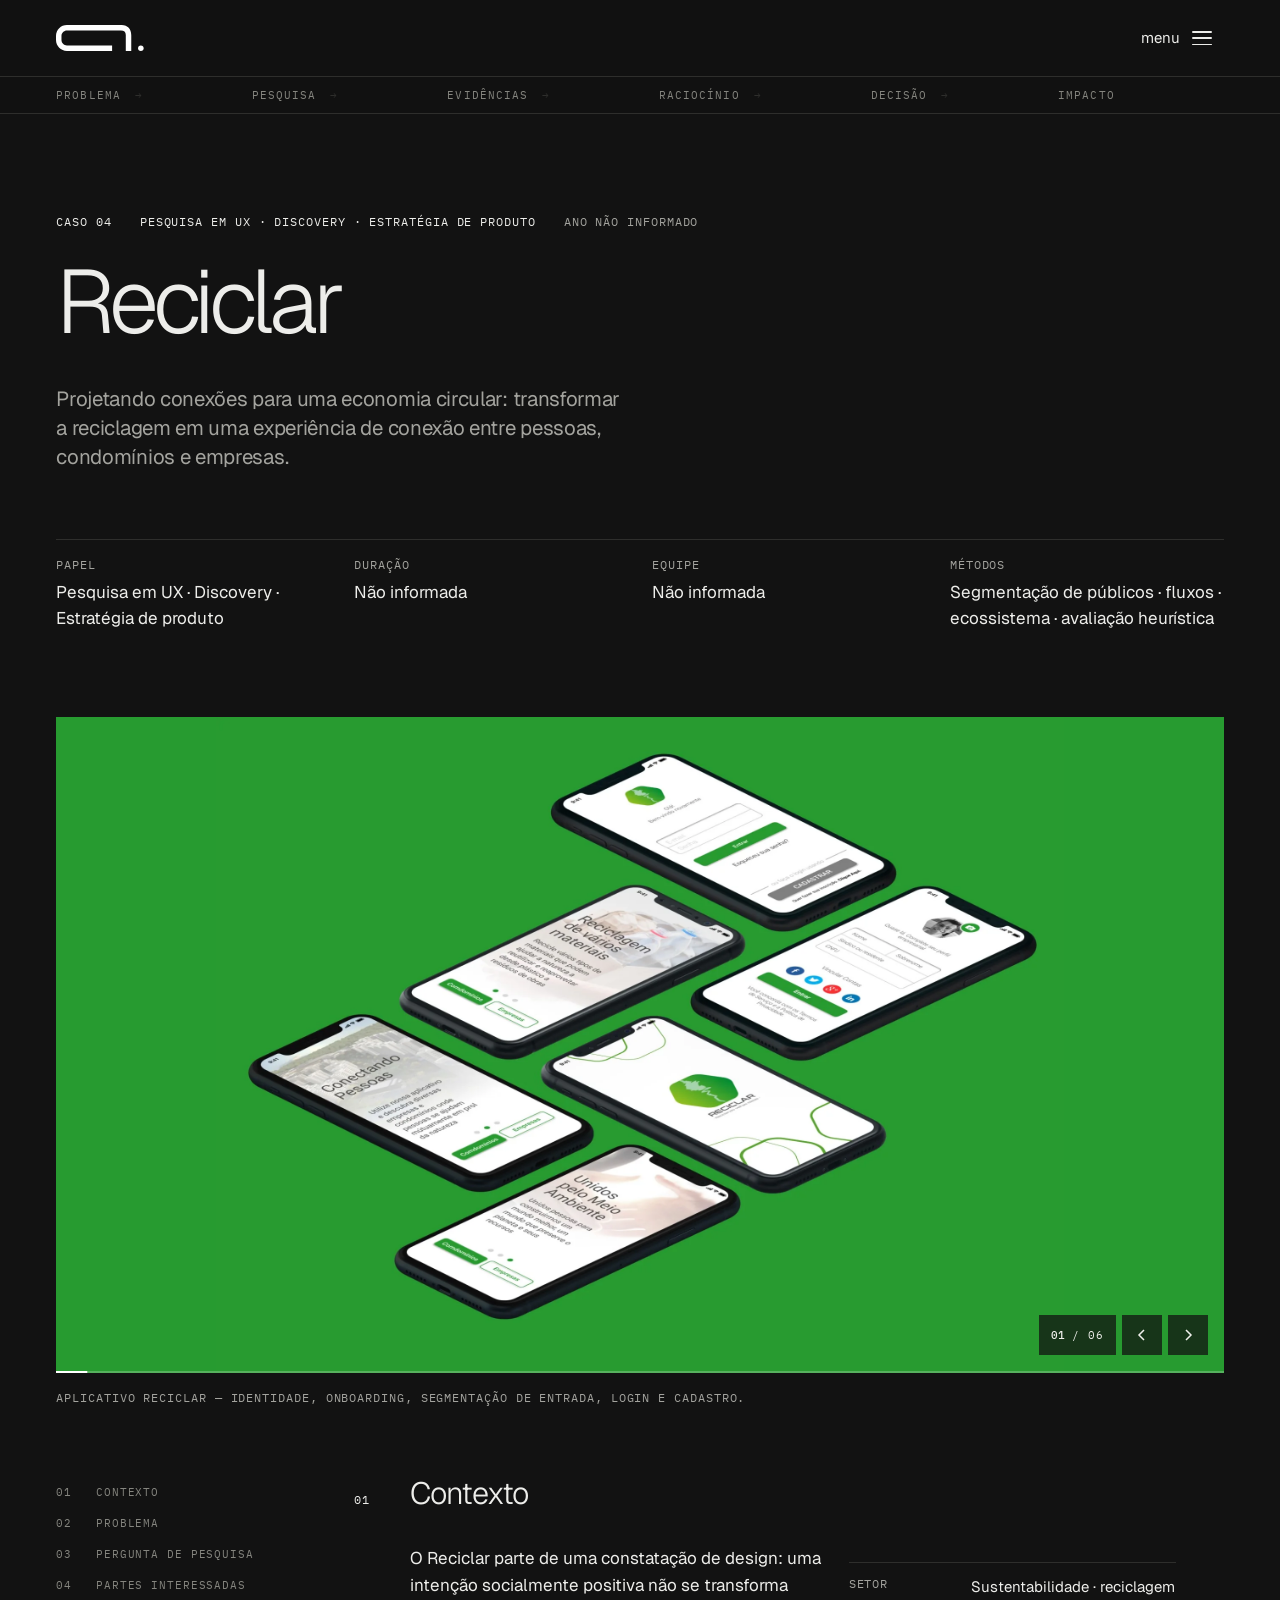
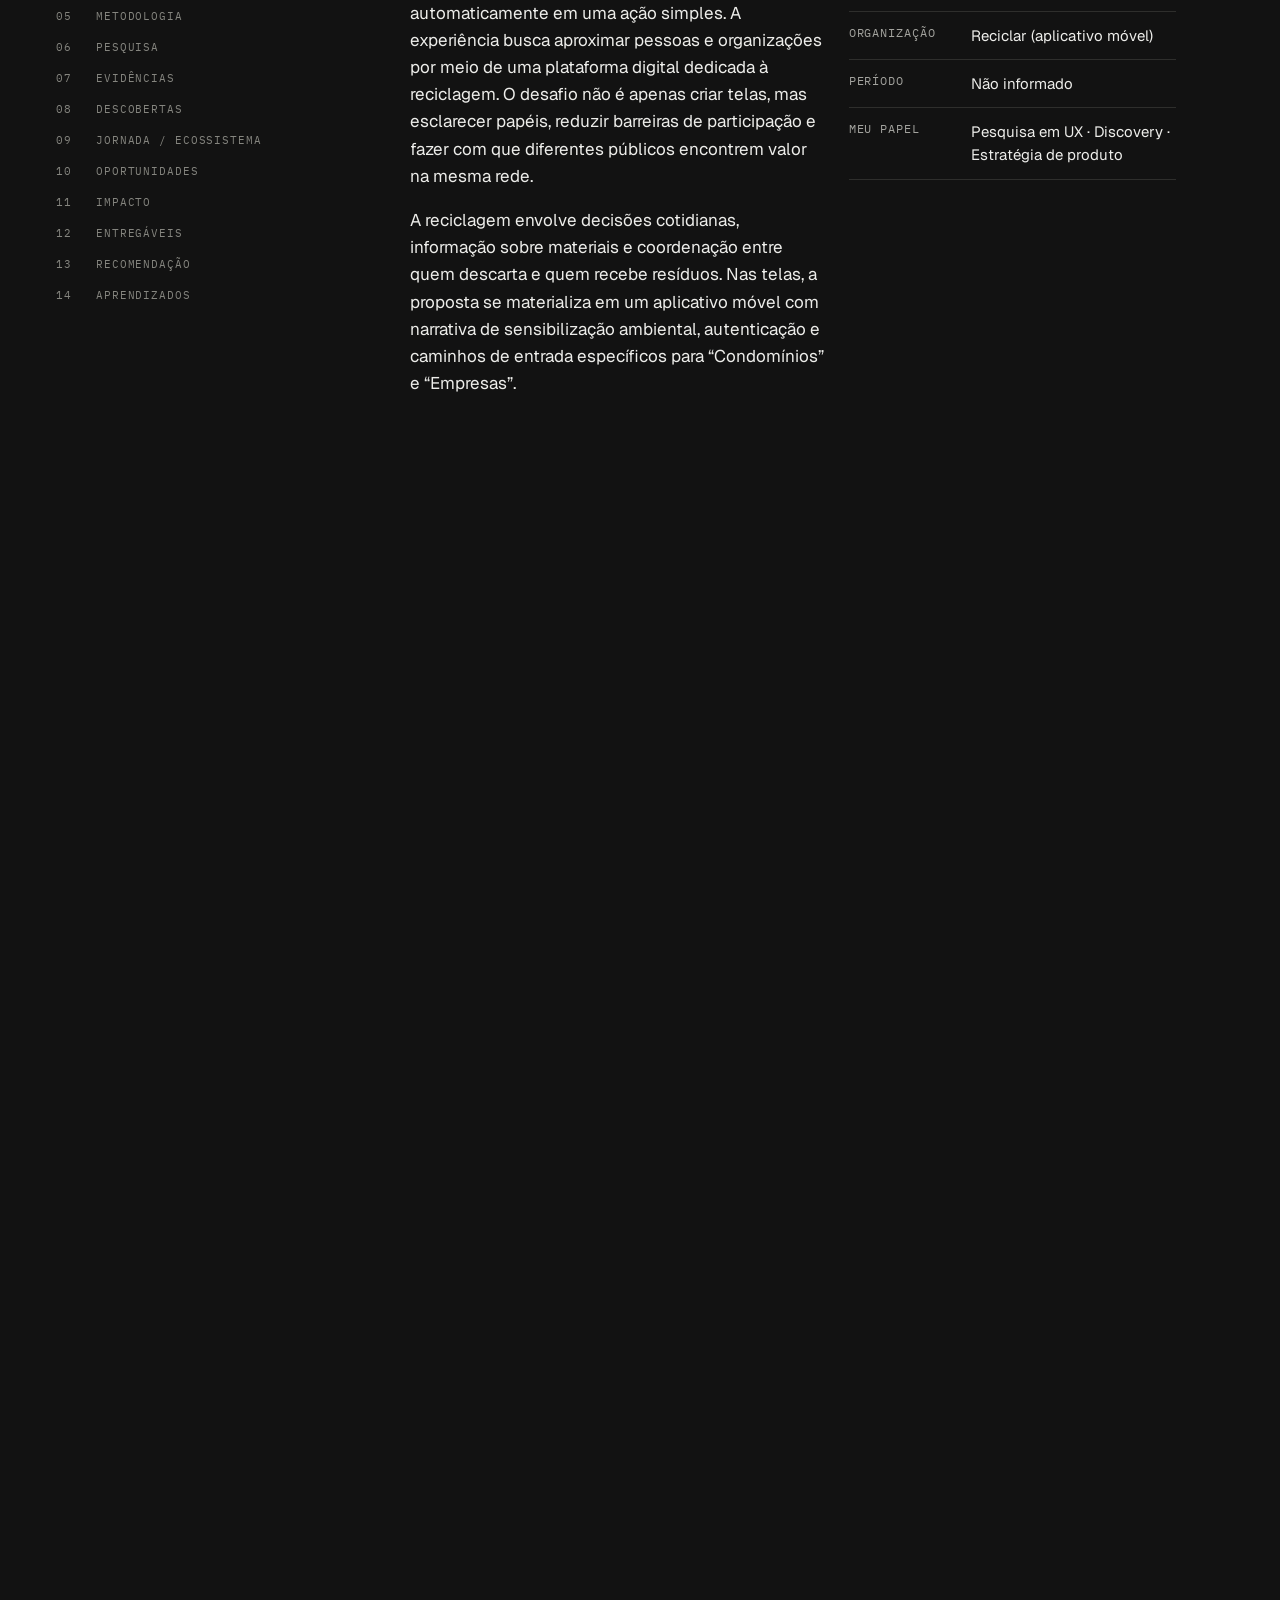
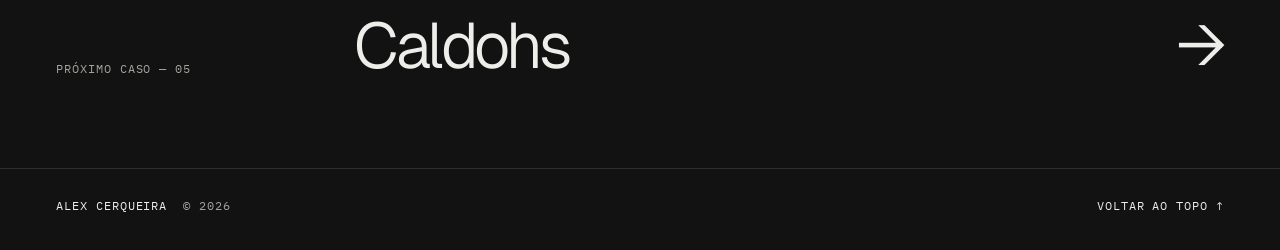
<file: site/case.html>
<!doctype html>
<html lang="pt-BR" data-theme="dark">
<head>
<meta charset="utf-8">
<meta name="viewport" content="width=device-width, initial-scale=1">
<title>Reciclar — Estudo de caso · Alex Cerqueira</title>
<meta name="description" content="Reciclar — estudo de caso de Alex Cerqueira em Pesquisa em UX, Discovery e Estratégia de Produto: conexões entre pessoas, condomínios e empresas para uma economia circular.">
<meta name="theme-color" content="#121212">
<link rel="icon" href="favicon.ico" sizes="any">
<link rel="apple-touch-icon" href="apple-touch-icon.png">
<meta property="og:type" content="article">
<meta property="og:title" content="Reciclar — Estudo de caso · Alex Cerqueira">
<meta property="og:description" content="Reciclar — estudo de caso de Alex Cerqueira em Pesquisa em UX, Discovery e Estratégia de Produto: conexões entre pessoas, condomínios e empresas para uma economia circular.">
<link rel="preconnect" href="https://fonts.googleapis.com">
<link rel="preconnect" href="https://fonts.gstatic.com" crossorigin>
<link rel="stylesheet" href="css/nodia.79d37c0baa.css">
<link rel="stylesheet" href="https://fonts.googleapis.com/css2?family=Geist:wght@300..600&amp;family=IBM+Plex+Mono:wght@400;500&amp;display=swap">
<link rel="stylesheet" href="css/case.24b54fec64.css">
<script>(function(){var d=document.documentElement;try{d.setAttribute("data-theme",localStorage.getItem("ac-theme2")==="light"?"light":"dark")}catch(e){}if(!window.matchMedia("(prefers-reduced-motion: reduce)").matches)d.classList.add("js")})()</script>
<script src="js/case.08f7771d62.js" defer></script>
</head>
<body>
<div class="site" data-ref="refRoot">
<header class="hdr">
  <div class="hdr-in">
    <a class="logo" href="index.html" aria-label="Alex Cerqueira — página inicial"><svg class="logo-mark" viewBox="0 0 64 19" role="img" aria-hidden="true" focusable="false"><path d="M8 0H48C52.418 0 55 3.082 55 7.5V19H51V7.26441C51 5.05541 49.709 4 47.5 4H8C5.791 4 4 5.791 4 8V11C4 13.209 5.791 15 8 15H41V19H8C3.582 19 0 15.418 0 11V8C0 3.582 3.582 0 8 0Z"></path><circle cx="62" cy="17" r="2"></circle></svg></a>
    <div class="hdr-end">
      <button class="nd-menu__item menu-tg menu-btn" type="button" aria-controls="mmenu" aria-expanded="false" aria-label="Abrir menu" data-click="toggleMenu"><span class="menu-tx">menu</span><span class="burger" aria-hidden="true"><span class="bl b1"></span><span class="bl b2"></span><span class="bl b3"></span></span></button>
    </div>
  </div>
  <ol class="strip" aria-label="Narrativa do caso">
    <li data-ref="st" data-s="0">Problema<span aria-hidden="true">→</span></li>
    <li data-ref="st" data-s="1">Pesquisa<span aria-hidden="true">→</span></li>
    <li data-ref="st" data-s="2">Evidências<span aria-hidden="true">→</span></li>
    <li data-ref="st" data-s="3">Raciocínio<span aria-hidden="true">→</span></li>
    <li data-ref="st" data-s="4">Decisão<span aria-hidden="true">→</span></li>
    <li data-ref="st" data-s="5">Impacto<span aria-hidden="true">→</span></li>
  </ol>
  <div class="prog" data-ref="refProg" aria-hidden="true"></div>
</header>
<div class="drawer" id="mmenu" data-open="false">
  <div class="drawer-scrim" aria-hidden="true" data-click="closeMenu"></div>
  <nav class="drawer-panel" aria-label="Navegação principal">
    <ul class="nd-menu__list">
      <li class="nd-menu__li"><a class="nd-menu__item" href="index.html" data-click="closeMenu">Home</a></li>
      <li class="nd-menu__li"><a class="nd-menu__item" href="index.html#work" data-click="closeMenu">Trabalhos</a></li>
      <li class="nd-menu__li"><a class="nd-menu__item" href="index.html#approach" data-click="closeMenu">Abordagem</a></li>
      <li class="nd-menu__li"><a class="nd-menu__item" href="index.html#writing" data-click="closeMenu">Artigos</a></li>
      <li class="nd-menu__li"><a class="nd-menu__item" href="index.html#about" data-click="closeMenu">Sobre</a></li>
      <li class="nd-menu__li"><a class="nd-menu__item" href="index.html#contact" data-click="closeMenu">Contato</a></li>
    </ul>
    <div class="drawer-foot">
      <button class="nd-icon-button nd-icon-button--secondary theme-btn" type="button" data-click="toggleTheme" aria-pressed="true" aria-label="Ativar tema claro" title="Ativar tema claro"><span class="nd-icon-button__icon" aria-hidden="true"><svg viewBox="0 0 24 24" focusable="false"><g class="rays"><path d="M12 2.6V.6M7.33 4.53L5.92 3.12M16.67 4.53l1.41-1.41M5.4 9.2H3.4M18.6 9.2h2"></path></g><path class="bulb" d="M8.6 15.2c0-1.4-.5-2.2-1.3-3.1A5.4 5.4 0 0 1 12 3.8a5.4 5.4 0 0 1 4.7 8.3c-.8.9-1.3 1.7-1.3 3.1z"></path><path d="M9.2 18h5.6M9.8 20.6h4.4"></path></svg></span></button>
    </div>
  </nav>
</div>

<main id="main">
<section class="g chero rv" data-ref="rv" aria-labelledby="case-title">
  <p class="meta mono up"><span><span class="sq" aria-hidden="true"></span>Caso 04</span><span>Pesquisa em UX · Discovery · Estratégia de Produto</span><span class="mute">Ano não informado</span></p>
  <h1 id="case-title"><span class="ln"><span class="li d1">Reciclar</span></span></h1>
  <p class="sum up d2">Projetando conexões para uma economia circular: transformar a reciclagem em uma experiência de conexão entre pessoas, condomínios e empresas.</p>
  <dl class="cmeta up d3">
    <div><dt class="mono">Papel</dt><dd>Pesquisa em UX · Discovery · Estratégia de produto</dd></div>
    <div><dt class="mono">Duração</dt><dd>Não informada</dd></div>
    <div><dt class="mono">Equipe</dt><dd>Não informada</dd></div>
    <div><dt class="mono">Métodos</dt><dd>Segmentação de públicos · fluxos · ecossistema · avaliação heurística</dd></div>
  </dl>
  <figure class="cfig car mask d3" data-ref="refCar" role="region" aria-roledescription="carrossel" aria-label="Imagens do projeto Reciclar — use as setas para navegar" tabindex="0">
    <div class="car-st">
      <img class="cimg on" src="assets/reciclar-mockup.webp" alt="Seis telas do aplicativo Reciclar em perspectiva: abertura com a marca, três telas de onboarding, acesso com e-mail e senha e cadastro de perfil empresarial." data-fit="contain" data-pos="50% 50%" data-cap="Aplicativo Reciclar — identidade, onboarding, segmentação de entrada, login e cadastro." decoding="async" draggable="false">
      <img class="cimg" src="assets/reciclar-app-coleta.webp" alt="Seis telas do aplicativo Reciclar em perspectiva: artigo “Como usar o app Reciclar?”, painel com conteúdos e descontos de parceiros, pergunta “Onde deve ser essa coleta?”, mapa para escolher o local, confirmação “A coleta foi feita?” e avaliação do serviço com estrelas." data-fit="cover" data-pos="50% 50%" data-cap="Aplicativo — conteúdos, local da coleta no mapa, confirmação e avaliação do serviço." aria-hidden="true" decoding="async" draggable="false">
      <img class="cimg" src="assets/reciclar-web.webp" alt="Três monitores com a versão web da Reciclar: página inicial com chamada para baixar o aplicativo, tela de novo cadastro e painel com mapa, coletas e tipos de materiais." data-fit="cover" data-pos="50% 50%" data-cap="Plataforma web — página inicial, cadastro e painel de coletas." aria-hidden="true" decoding="async" draggable="false">
      <img class="cimg" src="assets/reciclar-wireframes.webp" alt="Grade em perspectiva com dezenas de wireframes em tons de cinza das telas do aplicativo Reciclar: cadastro, coletas, agendamento, seleção de materiais, localização, avaliação e chat." data-fit="cover" data-pos="50% 50%" data-cap="Wireframes — mapa das telas do aplicativo: cadastro, coletas, agendamento, materiais e avaliação." aria-hidden="true" decoding="async" draggable="false">
      <img class="cimg" src="assets/reciclar-guia-capa.webp" alt="Dois guias impressos da marca Reciclar empilhados: capa branca com o logo em hexágono verde e um padrão de hexágonos na lateral." data-fit="cover" data-pos="50% 50%" data-cap="Guia da marca — capa com o padrão de hexágonos." aria-hidden="true" decoding="async" draggable="false">
      <img class="cimg" src="assets/reciclar-guia-paginas.webp" alt="Guia da marca aberto nas páginas de gradientes em verde e cinza e de elementos de interface para wireframes: botões, campos, abas e tooltips." data-fit="cover" data-pos="50% 50%" data-cap="Guia da marca — gradientes e elementos de interface." aria-hidden="true" decoding="async" draggable="false">
    </div>
    <canvas class="car-cv" aria-hidden="true"></canvas>
    <div class="car-ui"><span class="car-n mono" aria-hidden="true"><b>01</b> / 06</span><button type="button" class="car-b car-prev" aria-label="Imagem anterior"><svg viewBox="0 0 16 16" width="16" height="16" aria-hidden="true"><path d="M10 3L5 8l5 5" fill="none" stroke="currentColor" stroke-width="1.5"/></svg></button><button type="button" class="car-b car-next" aria-label="Próxima imagem"><svg viewBox="0 0 16 16" width="16" height="16" aria-hidden="true"><path d="M6 3l5 5-5 5" fill="none" stroke="currentColor" stroke-width="1.5"/></svg></button></div>
    <span class="car-bar" aria-hidden="true"><i></i></span>
  </figure>
  <p class="mono mute cap up d4" data-ref="refCap" aria-live="off">Aplicativo Reciclar — identidade, onboarding, segmentação de entrada, login e cadastro.</p>
</section>

<div class="crun" data-ref="refRun">
<div class="g cbody">
  <nav class="toc" aria-label="Capítulos do caso">
    <ol>
      <li><a href="#c01" data-ref="ix" data-i="1"><span class="tn">01</span>Contexto</a></li>
      <li><a href="#c02" data-ref="ix" data-i="2"><span class="tn">02</span>Problema</a></li>
      <li><a href="#c03" data-ref="ix" data-i="3"><span class="tn">03</span>Pergunta de pesquisa</a></li>
      <li><a href="#c04" data-ref="ix" data-i="4"><span class="tn">04</span>Partes interessadas</a></li>
      <li><a href="#c05" data-ref="ix" data-i="5"><span class="tn">05</span>Metodologia</a></li>
      <li><a href="#c06" data-ref="ix" data-i="6"><span class="tn">06</span>Pesquisa</a></li>
      <li><a href="#c07" data-ref="ix" data-i="7"><span class="tn">07</span>Evidências</a></li>
      <li><a href="#c08" data-ref="ix" data-i="8"><span class="tn">08</span>Descobertas</a></li>
      <li><a href="#c09" data-ref="ix" data-i="9"><span class="tn">09</span>Jornada / Ecossistema</a></li>
      <li><a href="#c10" data-ref="ix" data-i="10"><span class="tn">10</span>Oportunidades</a></li>
      <li><a href="#c11" data-ref="ix" data-i="11"><span class="tn">11</span>Impacto</a></li>
      <li><a href="#c12" data-ref="ix" data-i="12"><span class="tn">12</span>Entregáveis</a></li>
      <li><a href="#c13" data-ref="ix" data-i="13"><span class="tn">13</span>Recomendação</a></li>
      <li><a href="#c14" data-ref="ix" data-i="14"><span class="tn">14</span>Aprendizados</a></li>
    </ol>
  </nav>

  <div class="chs">
  <div class="track" data-ref="refTrack">
    <section class="ch rv" id="c01" data-ref="ch" data-i="1" aria-labelledby="h01">
      <div class="ch-h up"><span class="mono n">01</span><h2 id="h01">Contexto</h2></div>
      <div class="ch-c">
        <div class="wl up d1">
          <p class="body">O Reciclar parte de uma constatação de design: uma intenção socialmente positiva não se transforma automaticamente em uma ação simples. A experiência busca aproximar pessoas e organizações por meio de uma plataforma digital dedicada à reciclagem. O desafio não é apenas criar telas, mas esclarecer papéis, reduzir barreiras de participação e fazer com que diferentes públicos encontrem valor na mesma rede.</p>
          <p class="body">A reciclagem envolve decisões cotidianas, informação sobre materiais e coordenação entre quem descarta e quem recebe resíduos. Nas telas, a proposta se materializa em um aplicativo móvel com narrativa de sensibilização ambiental, autenticação e caminhos de entrada específicos para “Condomínios” e “Empresas”.</p>
        </div>
        <dl class="facts wr up d2">
          <div><dt class="mono">Setor</dt><dd>Sustentabilidade · reciclagem</dd></div>
          <div><dt class="mono">Organização</dt><dd>Reciclar (aplicativo móvel)</dd></div>
          <div><dt class="mono">Período</dt><dd>Não informado</dd></div>
          <div><dt class="mono">Meu papel</dt><dd>Pesquisa em UX · Discovery · Estratégia de produto</dd></div>
        </dl>
      </div>
    </section>
    <section class="ch rv" id="c02" data-ref="ch" data-i="2" aria-labelledby="h02">
      <div class="ch-h up"><span class="mono n">02</span><h2 id="h02">Problema</h2></div>
      <div class="ch-c">
        <p class="state w6 up d1">Como converter interesse pela sustentabilidade em participação efetiva?</p>
        <p class="body wf up d2">Pessoas e organizações chegam à reciclagem com objetivos, recursos e níveis de conhecimento distintos; uma interface única e indiferenciada pode dificultar o começo, a compreensão do serviço e a continuidade do uso. O produto precisa ser claro para públicos heterogêneos sem perder coerência.</p>
      </div>
    </section>
    <section class="ch rv" id="c03" data-ref="ch" data-i="3" aria-labelledby="h03">
      <div class="ch-h up"><span class="mono n">03</span><h2 id="h03">Pergunta de pesquisa</h2></div>
      <div class="ch-c">
        <p class="mono mute w6 up d1">Questão central</p>
        <p class="state w6 up d2">Como podemos facilitar a entrada de moradores, condomínios e empresas em uma experiência digital de reciclagem, tornando compreensíveis seus papéis, os benefícios da participação e os próximos passos?</p>
        <ol class="subq wf up d3">
          <li><span class="mono mute">Q.01</span><span>Como tornar compreensíveis os papéis de cada participante?</span></li>
          <li><span class="mono mute">Q.02</span><span>Como comunicar os benefícios da participação?</span></li>
          <li><span class="mono mute">Q.03</span><span>Como indicar os próximos passos a quem chega ao serviço?</span></li>
        </ol>
      </div>
    </section>
    <section class="ch rv" id="c04" data-ref="ch" data-i="4" aria-labelledby="h04">
      <div class="ch-h up"><span class="mono n">04</span><h2 id="h04">Partes interessadas</h2></div>
      <div class="ch-c fit">
        <div class="pl up d1">
          <p class="body">Participantes contemplados pela proposta: pessoas interessadas em reciclar, condomínios, empresas e a equipe responsável pelo serviço digital. Como atores potenciais do ecossistema, cooperativas, catadores e operadores de coleta exigiriam investigação própria antes de serem incluídos como participantes efetivos do produto.</p>
          <p class="note">Persona: síndico(a) de condomínio, um dos atores diretos do projeto. O perfil aparece no cadastro do aplicativo (“Síndico ou residente”).</p>
        </div>
        <figure class="persona up d2">
          <img src="assets/persona-sindico.webp" alt="Foto em preto e branco de um síndico de condomínio, de barba grisalha e sorrindo, vestindo camiseta com o logo verde da Reciclar em destaque, no hall de entrada de um condomínio residencial.">
          <span class="chip c1">Síndico(a) de condomínio</span><span class="chip c2">Parte interessada direta</span>
        </figure>
      </div>
    </section>
    <section class="ch rv" id="c05" data-ref="ch" data-i="5" aria-labelledby="h05">
      <div class="ch-h up"><span class="mono n">05</span><h2 id="h05">Metodologia</h2></div>
      <div class="ch-c">
        <ol class="steps wf up d1">
          <li class="on"><span class="mono">01</span><br>Entender</li>
          <li class="on"><span class="mono">02</span><br>Explorar</li>
          <li class="on"><span class="mono">03</span><br>Conectar</li>
          <li><span class="mono">04</span><br>Projetar</li>
          <li class="on"><span class="mono">05</span><br>Validar</li>
        </ol>
        <div class="wf scroll up d2">
          <table class="table">
            <thead><tr><th scope="col">Método</th><th scope="col">Objetivo</th><th scope="col">Base de análise</th><th scope="col">Etapa</th></tr></thead>
            <tbody>
              <tr><td>Segmentação de públicos</td><td>Identificar as necessidades de cada perfil</td><td>Pessoas, condomínios e empresas</td><td class="mono">Entender</td></tr>
              <tr><td>Mapeamento de fluxos</td><td>Descrever a jornada de entrada no aplicativo</td><td>Onboarding, acesso e cadastro</td><td class="mono">Explorar</td></tr>
              <tr><td>Leitura do ecossistema</td><td>Compreender as relações entre os participantes</td><td>Atores diretos e potenciais</td><td class="mono">Conectar</td></tr>
              <tr><td>Avaliação heurística</td><td>Avaliar a clareza das telas e da proposta de valor</td><td>Telas apresentadas</td><td class="mono">Validar</td></tr>
            </tbody>
          </table>
        </div>
      </div>
    </section>
    <section class="ch rv" id="c06" data-ref="ch" data-i="6" aria-labelledby="h06">
      <div class="ch-h up"><span class="mono n">06</span><h2 id="h06">Pesquisa</h2></div>
      <div class="ch-c">
        <div class="wf up d1"><p class="kick mono mute">Números da pesquisa</p><div class="nums">
          <div><p class="v">108</p><p class="mono mute">Telas do projeto</p></div>
          <div><p class="v">3</p><p class="mono mute">Tipos de pesquisa</p></div>
          <div><p class="v">10</p><p class="mono mute">Associações de moradores entrevistadas</p></div>
        </div></div>
        <p class="body wf up d2">As perguntas relevantes de pesquisa em UX são: o que motiva cada perfil a participar? Que informações precisam estar claras antes do cadastro? Quais incertezas impedem a primeira ação? E como a plataforma pode comunicar o valor da conexão entre pessoas e organizações?</p>
        <p class="note wf up d3">Números informados pelo autor: 108 telas no projeto, 3 tipos de pesquisa e 10 associações de moradores entrevistadas. As perguntas estabelecem a agenda de investigação; horas de campo e roteiros das entrevistas não foram informados.</p>
      </div>
    </section>
    <section class="ch rv" id="c07" data-ref="ch" data-i="7" aria-labelledby="h07">
      <div class="ch-h up"><span class="mono n">07</span><h2 id="h07">Evidências</h2></div>
      <div class="ch-c">
        <div class="ev wf">
          <blockquote class="up d1"><p>“Reciclagem de vários materiais”</p><span class="mono mute">E.01 — Onboarding · tela 1</span></blockquote>
          <blockquote class="up d2"><p>“Conectando Pessoas”</p><span class="mono mute">E.02 — Onboarding · tela 2</span></blockquote>
          <blockquote class="k up d3"><p>Duas rotas de entrada, “Condomínios” e “Empresas”, presentes nas telas de onboarding</p><span class="mono mute">E.03 — Observação</span></blockquote>
          <blockquote class="up d1"><p>“Unidos pelo Meio Ambiente”</p><span class="mono mute">E.04 — Onboarding · tela 3</span></blockquote>
          <blockquote class="up d2"><p>“Olá! Bem-vindo novamente”: acesso com e-mail e senha, recuperação de senha e atalho para cadastro</p><span class="mono mute">E.05 — Tela de acesso</span></blockquote>
          <blockquote class="up d3"><p>“Quase lá. Complete seu perfil empresarial”, com os campos “Síndico ou residente” e “CNPJ”</p><span class="mono mute">E.06 — Tela de cadastro</span></blockquote>
        </div>
        <p class="note wf up d4">As telas evidenciam a arquitetura inicial de interação e a intenção de segmentar jornadas. A imagem, por si só, não documenta volume de usuários, operação de coleta ou métricas de adoção.</p>
      </div>
    </section>
    <section class="ch rv" id="c08" data-ref="ch" data-i="8" aria-labelledby="h08">
      <div class="ch-h up"><span class="mono n">08</span><h2 id="h08">Descobertas</h2></div>
      <div class="ch-c">
        <ol class="ins wf">
          <li class="up d1"><span class="mono mute">I.01</span><div><h3>O valor de uma plataforma multilateral depende de explicitar, desde o início, para quem ela existe e o que cada participante pode realizar.</h3><p class="mono mute">Evidências · E.02 · E.03</p></div></li>
          <li class="up d2"><span class="mono mute">I.02</span><div><h3>A separação das rotas “Condomínios” e “Empresas” indica uma decisão de experiência coerente com necessidades potencialmente diferentes.</h3><p class="mono mute">Evidências · E.03 · E.06</p></div></li>
          <li class="up d3"><span class="mono mute">I.03</span><div><h3>O discurso ambiental funciona como motivador; a clareza operacional é o que pode transformar motivação em ação.</h3><p class="mono mute">Evidências · E.01 · E.04</p></div></li>
        </ol>
      </div>
    </section>
    <section class="ch rv" id="c09" data-ref="ch" data-i="9" aria-labelledby="h09">
      <div class="ch-h up"><span class="mono n">09</span><h2 id="h09">Jornada / Ecossistema</h2></div>
      <div class="ch-c">
        <div class="wf scroll rv anim" data-ref="rv" role="region" aria-label="Mapa de jornada (role horizontalmente)" tabindex="0">
          <div class="jm">
            <div class="rh k0">Etapa</div><div class="hd k1">Descoberta da causa</div><div class="hd k2">Compreensão da proposta</div><div class="hd k3">Identificação do perfil</div><div class="hd k4">Cadastro ou acesso</div><div class="hd k5">Entrada na experiência</div>
            <div class="rh k0">Ações</div><div class="k1">Vê as telas de boas-vindas</div><div class="k2">Lê a proposta do aplicativo</div><div class="k3">Escolhe Condomínios ou Empresas</div><div class="k4">Acessa ou completa o cadastro</div><div class="k5">Entra na experiência</div>
            <div class="rh k0">Perguntas</div><div class="k1">O que motiva cada perfil?</div><div class="k2">Qual é o valor da conexão?</div><div class="k3">Qual rota é a minha?</div><div class="k4">O que preciso saber antes?</div><div class="k5">Quais são os próximos passos?</div>
            <div class="rh k0">Experiência</div>
            <div class="curve k1"><svg viewBox="0 0 1000 110" preserveAspectRatio="xMidYMid meet" aria-hidden="true"><line class="base lb k1" x1="0" y1="55" x2="1000" y2="55"></line><path class="line dr k2" pathLength="1" d="M100 40 C200 30 230 50 300 70 S460 100 500 92 S640 40 700 38 S860 20 900 24"></path><path class="flow fl-c k10" pathLength="1" d="M100 40 C200 30 230 50 300 70 S460 100 500 92 S640 40 700 38 S860 20 900 24"></path><circle class="pt pop k2" cx="100" cy="40" r="5"></circle><circle class="pt pop k4" cx="300" cy="70" r="5"></circle><circle class="halo" cx="500" cy="92" r="5"></circle><circle class="pt pop k6 acc" cx="500" cy="92" r="5"></circle><circle class="pt pop k8" cx="700" cy="38" r="5"></circle><circle class="pt pop k10" cx="900" cy="24" r="5"></circle></svg></div>
            <div class="rh k0">Barreiras</div><div class="k1">Intenção sem ação simples</div><div class="k2">Serviço pouco compreendido</div><div class="k3">Papéis pouco claros</div><div class="k4">Incertezas antes da primeira ação</div><div class="k5">Falta de orientação prática</div>
            <div class="rh k0">Oportunidades</div><div class="k1">Início mais contextual</div><div class="k2">Benefício de cada conta explicado</div><div class="k3">Valor específico por perfil</div><div class="k4">Orientação sobre materiais</div><div class="k5">Progresso visível</div>
          </div>
        </div>
        <p class="note wf up d2">Curva ilustrativa da experiência esperada, sem dados medidos. As etapas posteriores — solicitação, contato, coleta, acompanhamento e retorno — são possibilidades do serviço que não podem ser confirmadas apenas pelas telas.</p>
      </div>
    </section>
    <section class="ch rv" id="c10" data-ref="ch" data-i="10" aria-labelledby="h10">
      <div class="ch-h up"><span class="mono n">10</span><h2 id="h10">Oportunidades</h2></div>
      <div class="ch-c">
        <ul class="opp wf">
          <li class="up d1"><span class="mono mute">O.01 · I.02</span><p>Como podemos tornar o início mais contextual para cada perfil?</p></li>
          <li class="up d2"><span class="mono mute">O.02 · I.01</span><p>Como podemos explicar o benefício de cada tipo de conta?</p></li>
          <li class="up d1"><span class="mono mute">O.03 · I.03</span><p>Como podemos aproximar a comunicação inspiracional de instruções práticas sobre materiais, especialmente para quem chega sem familiaridade?</p></li>
          <li class="up d2"><span class="mono mute">O.04 · I.01</span><p>Como podemos tornar visível o progresso das interações?</p></li>
        </ul>
      </div>
    </section>
    <section class="ch rv" id="c11" data-ref="ch" data-i="11" aria-labelledby="h11">
      <div class="ch-h up"><span class="mono n">11</span><h2 id="h11">Impacto</h2></div>
      <div class="ch-c">
        <div class="wf up d1"><p class="kick mono mute">Números de impacto</p><div class="impact">
          <div><p class="v">15</p><p class="mono mute">Condomínios aderiram ao programa de reciclagem · adoção</p></div>
          <div><p class="v">2</p><p class="mono mute">Associações de moradores aderiram ao programa · adoção</p></div>
        </div></div>
        <div class="two up d2">
          <p class="body">O Reciclar saiu do protótipo e chegou à operação: 15 condomínios e 2 associações de moradores aderiram ao programa de reciclagem. Para o negócio, a adesão valida o foco em condomínios, onde cada adesão envolve várias unidades de uma vez, e aponta as associações como um canal coletivo para ampliar o alcance. A experiência digital foi o meio; a adesão é o resultado.</p>
          <p class="body">Volume reciclado e eficiência operacional não foram informados e ficam fora destes resultados. As 108 telas, os 3 tipos de pesquisa e as 10 associações entrevistadas são números da pesquisa, no capítulo 06.</p>
        </div>
      </div>
    </section>
    <section class="ch rv" id="c12" data-ref="ch" data-i="12" aria-labelledby="h12">
      <div class="ch-h up"><span class="mono n">12</span><h2 id="h12">Entregáveis</h2></div>
      <div class="ch-c">
        <ol class="ins wf">
          <li class="up d1"><span class="mono mute">ENT.01</span><div><h3>Identidade do aplicativo: a marca Reciclar e a tela de abertura</h3><p class="mono mute">Formato · identidade visual e interface · Implantação não informada</p></div></li>
          <li class="up d2"><span class="mono mute">ENT.02</span><div><h3>Onboarding em três telas, com rotas de entrada para Condomínios e Empresas</h3><p class="mono mute">Formato · interface mobile · Implantação não informada</p></div></li>
          <li class="up d3"><span class="mono mute">ENT.03</span><div><h3>Telas de acesso e cadastro, com perfil empresarial e vínculo de contas</h3><p class="mono mute">Formato · interface mobile · Implantação não informada</p></div></li>
        </ol>
      </div>
    </section>
    <section class="ch rv" id="c13" data-ref="ch" data-i="13" aria-labelledby="h13">
      <div class="ch-h up"><span class="mono n">13</span><h2 id="h13">Recomendação</h2></div>
      <div class="ch-c">
        <div class="wf scroll up d1">
          <table class="table">
            <thead><tr><th scope="col">Frente</th><th scope="col">Recomendação</th><th scope="col">Indicador</th><th scope="col">Base</th></tr></thead>
            <tbody>
              <tr><td class="mono">F1</td><td>Propostas de valor específicas para cada perfil, com introdução curta e objetiva e linguagem acessível</td><td>Ativação por perfil</td><td class="mono mute">O.01 · O.02</td></tr>
              <tr><td class="mono">F2</td><td>Identificação das próximas ações em cada etapa e orientação prática sobre os materiais</td><td>Conclusão do cadastro e primeira interação útil</td><td class="mono mute">O.03 · O.04</td></tr>
              <tr><td class="mono">F3</td><td>Mecanismos de confiança sobre participantes e destinação dos materiais</td><td>Recorrência de participação</td><td class="mono mute">I.01</td></tr>
            </tbody>
          </table>
        </div>
        <p class="body wf up d3">Em uma evolução do produto, esses indicadores permitiriam acompanhar se a clareza introduzida no início se converte em participação.</p>
      </div>
    </section>
    <section class="ch rv" id="c14" data-ref="ch" data-i="14" aria-labelledby="h14">
      <div class="ch-h up"><span class="mono n">14</span><h2 id="h14">Aprendizados</h2></div>
      <div class="ch-c">
        <div class="wl up d1"><p class="mono mute" style="margin-bottom: 12px">O que aprendi</p><p class="body">Projetar para sustentabilidade é projetar relações, não apenas interfaces.</p></div>
        <div class="wr up d2"><p class="mono mute" style="margin-bottom: 12px">O que levo adiante</p><p class="body">Quando um produto atende públicos distintos, o esforço mais importante consiste em revelar dependências, reduzir ambiguidades e explicar por que participar da rede gera valor para cada ator.</p></div>
      </div>
    </section>
  </div>
  </div>
</div>
</div>

<nav class="g next rv" data-ref="rv" aria-label="Próximo caso">
  <p class="mono mute a up">Próximo caso — 05</p>
  <a class="up d1" href="caldohs.html"><span class="ul">Caldohs</span><span class="arr e" aria-hidden="true">→</span></a>
</nav>
</main>

<footer class="g ftr">
  <p class="mono f1"><span>Alex Cerqueira</span><span class="mute">© 2026</span></p>
  <a class="mono f5" href="#main"><span class="ul">Voltar ao topo</span> <span class="arr n" aria-hidden="true">↑</span></a>
</footer>
</div>
</body>
</html>
</file>
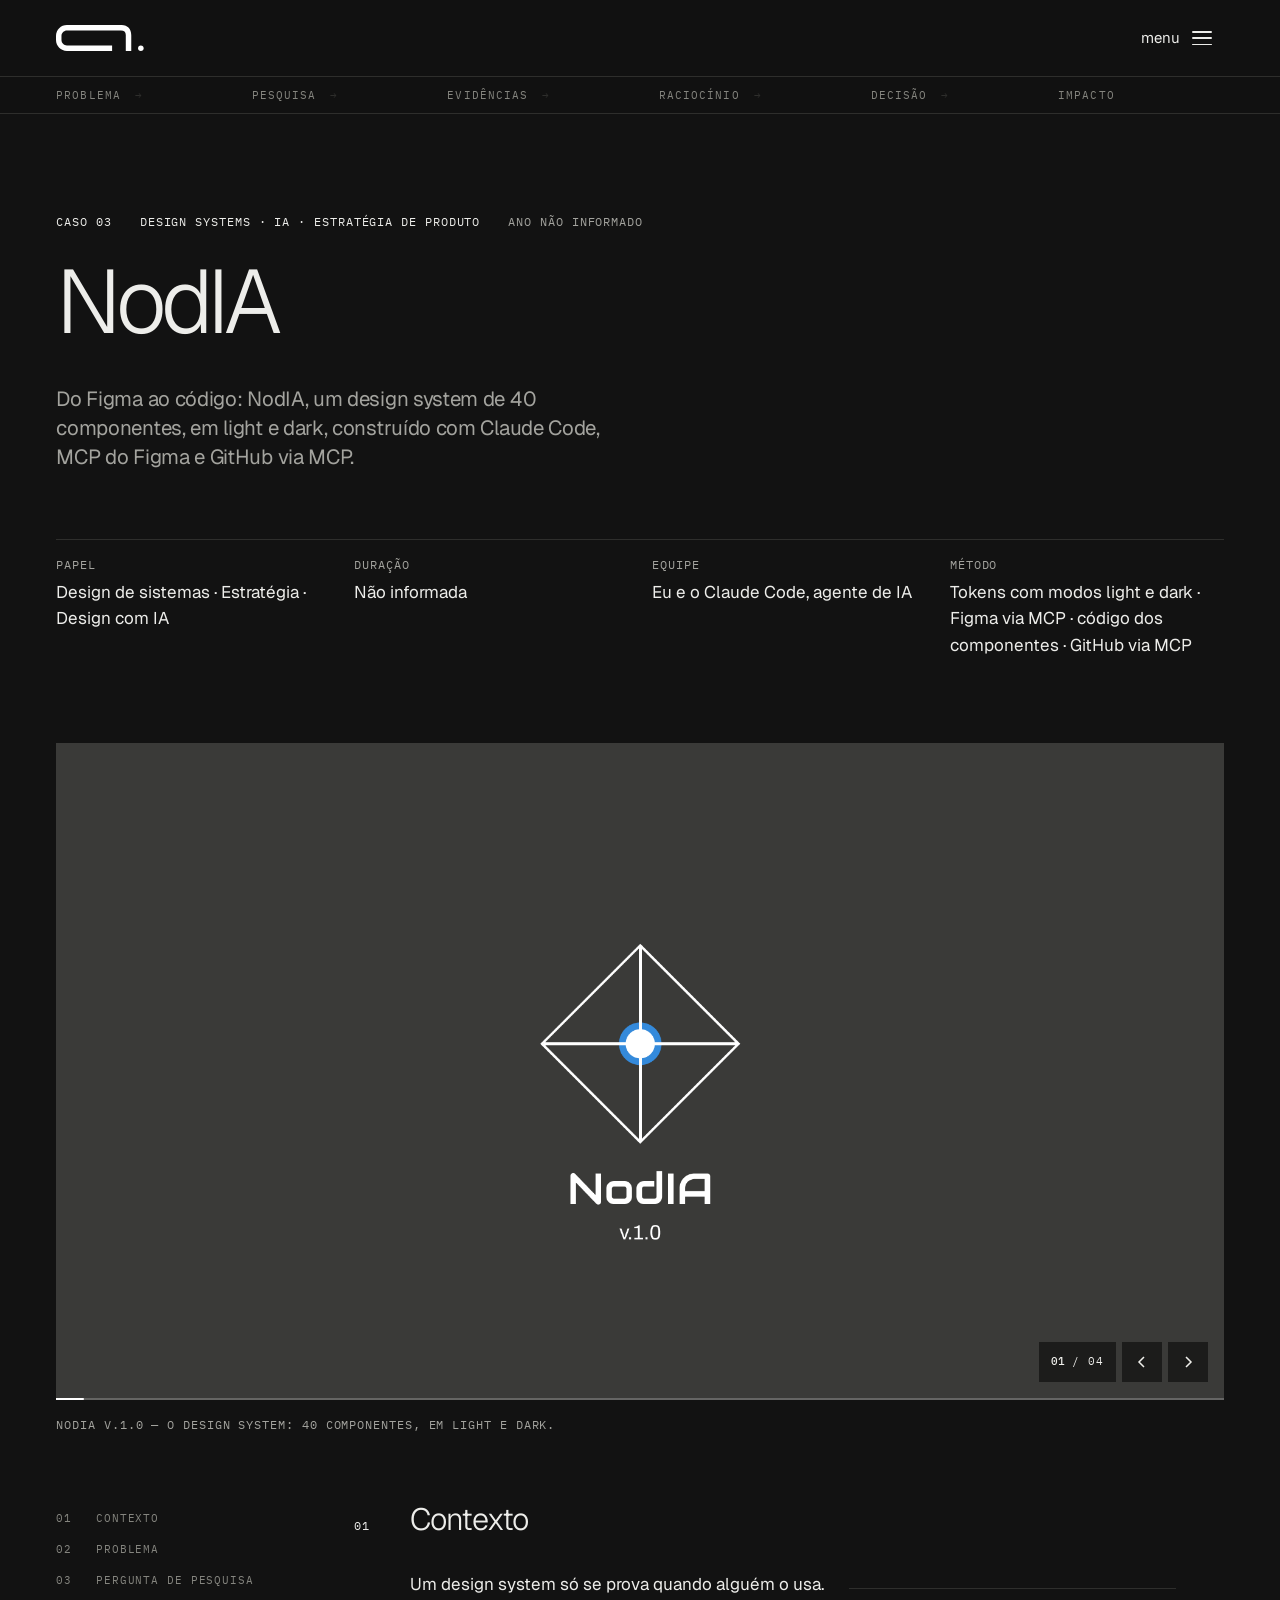
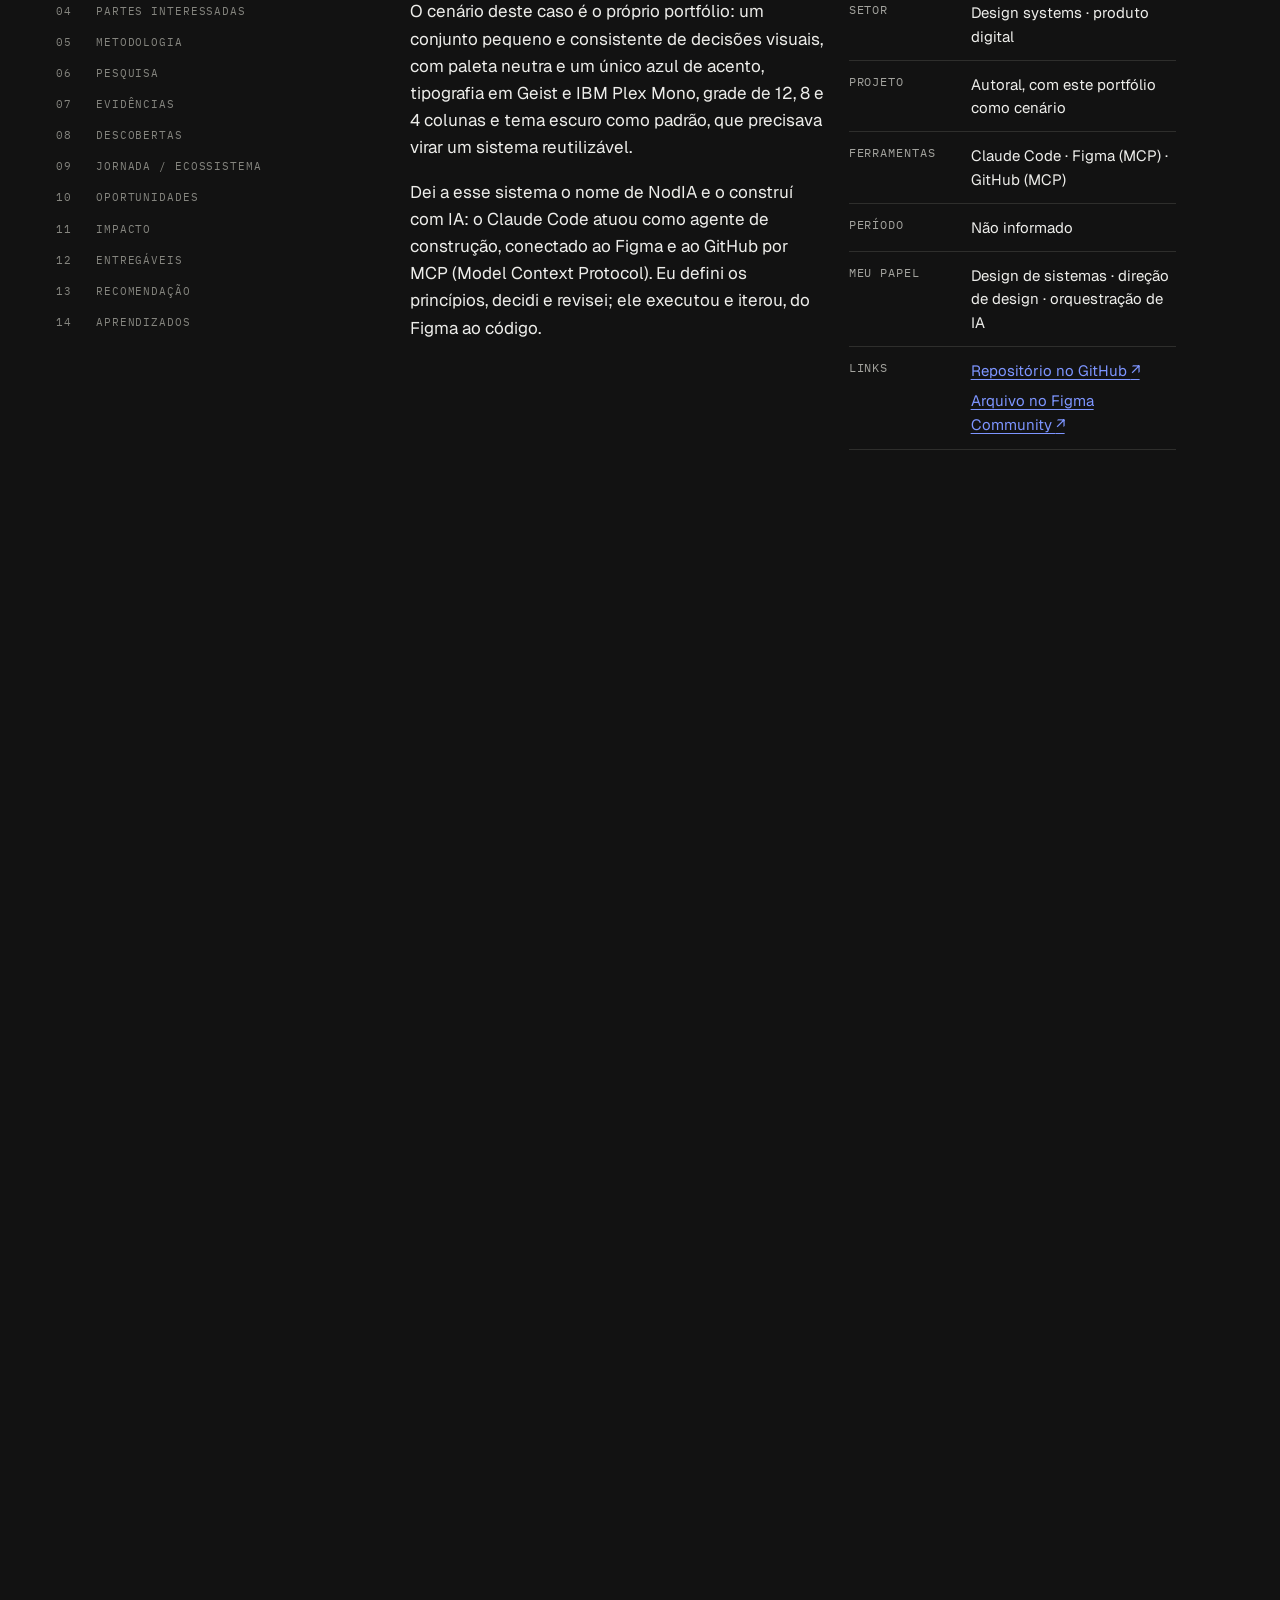
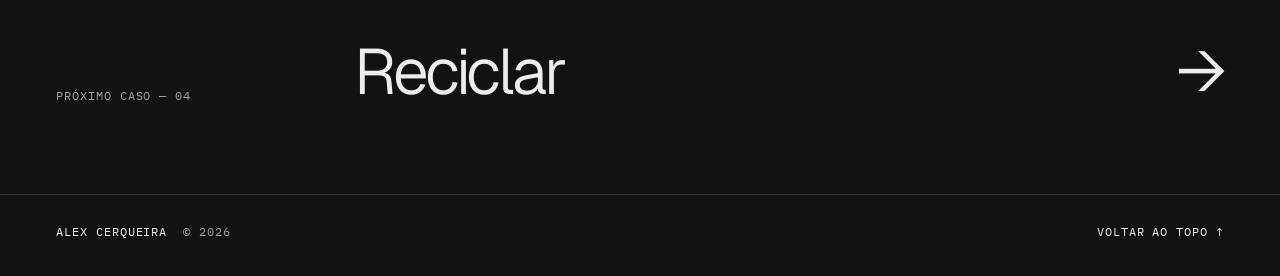
<file: site/design-system.html>
<!doctype html>
<html lang="pt-BR" data-theme="dark">
<head>
<meta charset="utf-8">
<meta name="viewport" content="width=device-width, initial-scale=1">
<title>NodIA — Estudo de caso · Alex Cerqueira</title>
<meta name="description" content="NodIA — estudo de caso de Alex Cerqueira: um design system de 40 componentes, em light e dark, construído do Figma ao código com Claude Code, MCP do Figma e GitHub via MCP.">
<meta name="theme-color" content="#121212">
<link rel="icon" href="favicon.ico" sizes="any">
<link rel="apple-touch-icon" href="apple-touch-icon.png">
<meta property="og:type" content="article">
<meta property="og:title" content="NodIA — Estudo de caso · Alex Cerqueira">
<meta property="og:description" content="NodIA — estudo de caso de Alex Cerqueira: um design system de 40 componentes, em light e dark, construído do Figma ao código com Claude Code, MCP do Figma e GitHub via MCP.">
<link rel="preconnect" href="https://fonts.googleapis.com">
<link rel="preconnect" href="https://fonts.gstatic.com" crossorigin>
<link rel="stylesheet" href="css/nodia.79d37c0baa.css">
<link rel="stylesheet" href="https://fonts.googleapis.com/css2?family=Geist:wght@300..600&amp;family=IBM+Plex+Mono:wght@400;500&amp;display=swap">
<link rel="stylesheet" href="css/design-system.31a053ff13.css">
<script>(function(){var d=document.documentElement;try{d.setAttribute("data-theme",localStorage.getItem("ac-theme2")==="light"?"light":"dark")}catch(e){}if(!window.matchMedia("(prefers-reduced-motion: reduce)").matches)d.classList.add("js")})()</script>
<script src="js/design-system.05dac3c526.js" defer></script>
</head>
<body>
<div class="site" data-ref="refRoot">
<header class="hdr">
  <div class="hdr-in">
    <a class="logo" href="index.html" aria-label="Alex Cerqueira — página inicial"><svg class="logo-mark" viewBox="0 0 64 19" role="img" aria-hidden="true" focusable="false"><path d="M8 0H48C52.418 0 55 3.082 55 7.5V19H51V7.26441C51 5.05541 49.709 4 47.5 4H8C5.791 4 4 5.791 4 8V11C4 13.209 5.791 15 8 15H41V19H8C3.582 19 0 15.418 0 11V8C0 3.582 3.582 0 8 0Z"></path><circle cx="62" cy="17" r="2"></circle></svg></a>
    <div class="hdr-end">
      <button class="nd-menu__item menu-tg menu-btn" type="button" aria-controls="mmenu" aria-expanded="false" aria-label="Abrir menu" data-click="toggleMenu"><span class="menu-tx">menu</span><span class="burger" aria-hidden="true"><span class="bl b1"></span><span class="bl b2"></span><span class="bl b3"></span></span></button>
    </div>
  </div>
  <ol class="strip" aria-label="Narrativa do caso">
    <li data-ref="st" data-s="0">Problema<span aria-hidden="true">→</span></li>
    <li data-ref="st" data-s="1">Pesquisa<span aria-hidden="true">→</span></li>
    <li data-ref="st" data-s="2">Evidências<span aria-hidden="true">→</span></li>
    <li data-ref="st" data-s="3">Raciocínio<span aria-hidden="true">→</span></li>
    <li data-ref="st" data-s="4">Decisão<span aria-hidden="true">→</span></li>
    <li data-ref="st" data-s="5">Impacto<span aria-hidden="true">→</span></li>
  </ol>
  <div class="prog" data-ref="refProg" aria-hidden="true"></div>
</header>
<div class="drawer" id="mmenu" data-open="false">
  <div class="drawer-scrim" aria-hidden="true" data-click="closeMenu"></div>
  <nav class="drawer-panel" aria-label="Navegação principal">
    <ul class="nd-menu__list">
      <li class="nd-menu__li"><a class="nd-menu__item" href="index.html" data-click="closeMenu">Home</a></li>
      <li class="nd-menu__li"><a class="nd-menu__item" href="index.html#work" data-click="closeMenu">Trabalhos</a></li>
      <li class="nd-menu__li"><a class="nd-menu__item" href="index.html#approach" data-click="closeMenu">Abordagem</a></li>
      <li class="nd-menu__li"><a class="nd-menu__item" href="index.html#writing" data-click="closeMenu">Artigos</a></li>
      <li class="nd-menu__li"><a class="nd-menu__item" href="index.html#about" data-click="closeMenu">Sobre</a></li>
      <li class="nd-menu__li"><a class="nd-menu__item" href="index.html#contact" data-click="closeMenu">Contato</a></li>
    </ul>
    <div class="drawer-foot">
      <button class="nd-icon-button nd-icon-button--secondary theme-btn" type="button" data-click="toggleTheme" aria-pressed="true" aria-label="Ativar tema claro" title="Ativar tema claro"><span class="nd-icon-button__icon" aria-hidden="true"><svg viewBox="0 0 24 24" focusable="false"><g class="rays"><path d="M12 2.6V.6M7.33 4.53L5.92 3.12M16.67 4.53l1.41-1.41M5.4 9.2H3.4M18.6 9.2h2"></path></g><path class="bulb" d="M8.6 15.2c0-1.4-.5-2.2-1.3-3.1A5.4 5.4 0 0 1 12 3.8a5.4 5.4 0 0 1 4.7 8.3c-.8.9-1.3 1.7-1.3 3.1z"></path><path d="M9.2 18h5.6M9.8 20.6h4.4"></path></svg></span></button>
    </div>
  </nav>
</div>

<main id="main">
<section class="g chero rv" data-ref="rv" aria-labelledby="case-title">
  <p class="meta mono up"><span><span class="sq" aria-hidden="true"></span>Caso 03</span><span>Design Systems · IA · Estratégia de Produto</span><span class="mute">Ano não informado</span></p>
  <h1 id="case-title"><span class="ln"><span class="li d1">NodIA</span></span></h1>
  <p class="sum up d2">Do Figma ao código: NodIA, um design system de 40 componentes, em light e dark, construído com Claude Code, MCP do Figma e GitHub via MCP.</p>
  <dl class="cmeta up d3">
    <div><dt class="mono">Papel</dt><dd>Design de sistemas · Estratégia · Design com IA</dd></div>
    <div><dt class="mono">Duração</dt><dd>Não informada</dd></div>
    <div><dt class="mono">Equipe</dt><dd>Eu e o Claude Code, agente de IA</dd></div>
    <div><dt class="mono">Método</dt><dd>Tokens com modos light e dark · Figma via MCP · código dos componentes · GitHub via MCP</dd></div>
  </dl>
  <figure class="cfig car mask d3" data-ref="refCar" role="region" aria-roledescription="carrossel" aria-label="Imagens do projeto NodIA — use as setas para navegar" tabindex="0">
    <div class="car-st">
      <img class="cimg on" src="assets/nodia-capa.webp" alt="Capa do design system NodIA, versão 1.0: um losango branco com as diagonais cruzadas e, no centro, um ponto branco com anel azul, sobre fundo cinza-escuro, acima do nome NodIA e de “v.1.0”." data-fit="cover" data-pos="50% 50%" data-cap="NodIA v.1.0 — o design system: 40 componentes, em light e dark." decoding="async" draggable="false">
      <img class="cimg tall" data-src="assets/nodia-doc-checkbox.svg" width="1440" height="6953" alt="Página de documentação do componente Checkbox, da família Formulários, com selo “Draft · v0.1.0”: caixa de seleção independente com rótulo, estados Checked Off e On, Default e Disabled. A página é longa e traz as dez seções, de Overview a Handoff, com tabelas e o componente nos temas light e dark." data-fit="top" data-pos="50% 0%" data-cap="Checkbox — a página inteira do componente, da visão geral ao handoff." aria-hidden="true" decoding="async" draggable="false">
      <img class="cimg tall" data-src="assets/nodia-doc-icon-button.svg" width="1440" height="7205" alt="Página de documentação do componente Icon Button, da família Ações, com selo “Draft · v0.1.0”: botão quadrado de 40 por 40 pixels só com ícone, em três variantes e estados Default, Hover e Disabled. A página é longa e traz as dez seções, de Overview a Handoff, com tabelas e o botão nos temas light e dark." data-fit="top" data-pos="50% 0%" data-cap="Icon Button — a página inteira do componente, da visão geral ao handoff." aria-hidden="true" decoding="async" draggable="false">
      <img class="cimg tall" data-src="assets/nodia-doc-button.svg" width="1440" height="8123" alt="Página de documentação do componente Button, da família Ações, com selo “Draft · v0.1.0”: botão de ação com três hierarquias (Primary, Secondary e Ghost), dois tamanhos (Md e Sm) e estados Default, Hover e Disabled. A página é longa e traz as dez seções, de Overview a Handoff, com tabelas e o botão nos temas light e dark." data-fit="top" data-pos="50% 0%" data-cap="Button — a página inteira do componente, da visão geral ao handoff." aria-hidden="true" decoding="async" draggable="false">
    </div>
    <canvas class="car-cv" aria-hidden="true"></canvas>
    <div class="car-ui"><span class="car-n mono" aria-hidden="true"><b>01</b> / 04</span><button type="button" class="car-b car-prev" aria-label="Imagem anterior"><svg viewBox="0 0 16 16" width="16" height="16" aria-hidden="true"><path d="M10 3L5 8l5 5" fill="none" stroke="currentColor" stroke-width="1.5"/></svg></button><button type="button" class="car-b car-next" aria-label="Próxima imagem"><svg viewBox="0 0 16 16" width="16" height="16" aria-hidden="true"><path d="M6 3l5 5-5 5" fill="none" stroke="currentColor" stroke-width="1.5"/></svg></button></div>
    <span class="car-bar" aria-hidden="true"><i></i></span>
  </figure>
  <p class="mono mute cap up d4" data-ref="refCap" aria-live="off">NodIA v.1.0 — o design system: 40 componentes, em light e dark.</p>
</section>

<div class="crun" data-ref="refRun">
<div class="g cbody">
  <nav class="toc" aria-label="Capítulos do caso">
    <ol>
      <li><a href="#c01" data-ref="ix" data-i="1"><span class="tn">01</span>Contexto</a></li>
      <li><a href="#c02" data-ref="ix" data-i="2"><span class="tn">02</span>Problema</a></li>
      <li><a href="#c03" data-ref="ix" data-i="3"><span class="tn">03</span>Pergunta de pesquisa</a></li>
      <li><a href="#c04" data-ref="ix" data-i="4"><span class="tn">04</span>Partes interessadas</a></li>
      <li><a href="#c05" data-ref="ix" data-i="5"><span class="tn">05</span>Metodologia</a></li>
      <li><a href="#c06" data-ref="ix" data-i="6"><span class="tn">06</span>Pesquisa</a></li>
      <li><a href="#c07" data-ref="ix" data-i="7"><span class="tn">07</span>Evidências</a></li>
      <li><a href="#c08" data-ref="ix" data-i="8"><span class="tn">08</span>Descobertas</a></li>
      <li><a href="#c09" data-ref="ix" data-i="9"><span class="tn">09</span>Jornada / Ecossistema</a></li>
      <li><a href="#c10" data-ref="ix" data-i="10"><span class="tn">10</span>Oportunidades</a></li>
      <li><a href="#c11" data-ref="ix" data-i="11"><span class="tn">11</span>Impacto</a></li>
      <li><a href="#c12" data-ref="ix" data-i="12"><span class="tn">12</span>Entregáveis</a></li>
      <li><a href="#c13" data-ref="ix" data-i="13"><span class="tn">13</span>Recomendação</a></li>
      <li><a href="#c14" data-ref="ix" data-i="14"><span class="tn">14</span>Aprendizados</a></li>
    </ol>
  </nav>

  <div class="chs">
  <div class="track" data-ref="refTrack">
    <section class="ch rv" id="c01" data-ref="ch" data-i="1" aria-labelledby="h01">
      <div class="ch-h up"><span class="mono n">01</span><h2 id="h01">Contexto</h2></div>
      <div class="ch-c">
        <div class="wl up d1">
          <p class="body">Um design system só se prova quando alguém o usa. O cenário deste caso é o próprio portfólio: um conjunto pequeno e consistente de decisões visuais, com paleta neutra e um único azul de acento, tipografia em Geist e IBM Plex Mono, grade de 12, 8 e 4 colunas e tema escuro como padrão, que precisava virar um sistema reutilizável.</p>
          <p class="body">Dei a esse sistema o nome de NodIA e o construí com IA: o Claude Code atuou como agente de construção, conectado ao Figma e ao GitHub por MCP (Model Context Protocol). Eu defini os princípios, decidi e revisei; ele executou e iterou, do Figma ao código.</p>
        </div>
        <dl class="facts wr up d2">
          <div><dt class="mono">Setor</dt><dd>Design systems · produto digital</dd></div>
          <div><dt class="mono">Projeto</dt><dd>Autoral, com este portfólio como cenário</dd></div>
          <div><dt class="mono">Ferramentas</dt><dd>Claude Code · Figma (MCP) · GitHub (MCP)</dd></div>
          <div><dt class="mono">Período</dt><dd>Não informado</dd></div>
          <div><dt class="mono">Meu papel</dt><dd>Design de sistemas · direção de design · orquestração de IA</dd></div>
          <div><dt class="mono">Links</dt><dd class="lk"><a class="nd-link" href="https://github.com/alex-cerqueira/NodIA" target="_blank" rel="noopener noreferrer">Repositório no GitHub <span aria-hidden="true">↗</span></a><a class="nd-link" href="https://www.figma.com/community/file/1698783863674135964" target="_blank" rel="noopener noreferrer">Arquivo no Figma Community <span aria-hidden="true">↗</span></a></dd></div>
        </dl>
      </div>
    </section>
    <section class="ch rv" id="c02" data-ref="ch" data-i="2" aria-labelledby="h02">
      <div class="ch-h up"><span class="mono n">02</span><h2 id="h02">Problema</h2></div>
      <div class="ch-c">
        <p class="state w6 up d1">Como manter design e código coerentes em 40 componentes, em dois temas, sem perder o critério ao delegar parte do trabalho à IA?</p>
        <p class="body wf up d2">Um sistema grande costuma se desfazer em dois lugares: no Figma, onde variantes e estilos divergem, e no código, onde os valores são copiados em vez de referenciados. Com dois temas, o risco dobra, porque cada componente precisa funcionar em light e em dark sem exceções soltas. A IA acelera a construção, mas só ajuda se as regras estiverem explícitas; sem tokens e critérios claros, ela reproduz a inconsistência em escala.</p>
      </div>
    </section>
    <section class="ch rv" id="c03" data-ref="ch" data-i="3" aria-labelledby="h03">
      <div class="ch-h up"><span class="mono n">03</span><h2 id="h03">Pergunta de pesquisa</h2></div>
      <div class="ch-c">
        <p class="mono mute w6 up d1">Questão central</p>
        <p class="state w6 up d2">Como podemos construir, com apoio de IA, um design system de 40 componentes, em light e dark, em que Figma e código nasçam das mesmas decisões e permaneçam sincronizados?</p>
        <ol class="subq wf up d3">
          <li><span class="mono mute">Q.01</span><span>Como transformar a linguagem visual do portfólio em tokens que servem aos dois temas?</span></li>
          <li><span class="mono mute">Q.02</span><span>Como usar o MCP do Figma para criar e manter componentes e variantes?</span></li>
          <li><span class="mono mute">Q.03</span><span>Como gerar o código a partir do Figma e versioná-lo no GitHub, também por MCP?</span></li>
        </ol>
      </div>
    </section>
    <section class="ch rv" id="c04" data-ref="ch" data-i="4" aria-labelledby="h04">
      <div class="ch-h up"><span class="mono n">04</span><h2 id="h04">Partes interessadas</h2></div>
      <div class="ch-c fit">
        <div class="pl sk up d1">
          <p class="body">Um design system serve a quatro frentes: quem projeta, que usa as bibliotecas do Figma; quem desenvolve, que usa o código; quem decide o produto, que depende da consistência; e, neste caso, o Claude Code, que lê e escreve no Figma e no GitHub por MCP.</p>
          <p class="note">A equipe do caso é enxuta: eu, na direção de design e na decisão, e o Claude Code, na execução. Outros usuários do sistema não foram pesquisados.</p>
        </div>
        <figure class="persona scene ph up d2">
          <svg class="ph-x" viewBox="0 0 1600 900" preserveAspectRatio="none" aria-hidden="true"><line x1="0" y1="0" x2="1600" y2="900"></line><line x1="1600" y1="0" x2="0" y2="900"></line></svg>
          <span class="ph-l mono">Imagem · diagrama do ecossistema: o design system ao centro; ao redor, designer, desenvolvedor, Claude Code, Figma e GitHub, ligados por MCP — aguardando arquivo</span>
        </figure>
      </div>
    </section>
    <section class="ch rv" id="c05" data-ref="ch" data-i="5" aria-labelledby="h05">
      <div class="ch-h up"><span class="mono n">05</span><h2 id="h05">Metodologia</h2></div>
      <div class="ch-c">
        <ol class="steps wf up d1">
          <li class="on"><span class="mono">01</span><br>Entender</li>
          <li class="on"><span class="mono">02</span><br>Explorar</li>
          <li class="on"><span class="mono">03</span><br>Conectar</li>
          <li class="on"><span class="mono">04</span><br>Projetar</li>
          <li class="on"><span class="mono">05</span><br>Validar</li>
        </ol>
        <div class="wf scroll up d2">
          <table class="table">
            <thead><tr><th scope="col">Método</th><th scope="col">Objetivo</th><th scope="col">Base de análise</th><th scope="col">Etapa</th></tr></thead>
            <tbody>
              <tr><td>Auditoria do portfólio</td><td>Extrair as decisões visuais que já existem</td><td>Cores, tipografia, grade, espaçamento e movimento</td><td class="mono">Entender</td></tr>
              <tr><td>Tokens com modos</td><td>Representar light e dark com os mesmos nomes</td><td>Variáveis do Figma e variáveis CSS</td><td class="mono">Explorar</td></tr>
              <tr><td>Orquestração por MCP</td><td>Conectar o agente às ferramentas</td><td>Claude Code, Figma (MCP) e GitHub (MCP)</td><td class="mono">Conectar</td></tr>
              <tr><td>Componentes em Figma e em código</td><td>Construir os 40 componentes, com estados e variantes</td><td>Biblioteca no Figma e pacote de código</td><td class="mono">Projetar</td></tr>
              <tr><td>Revisão de contraste e estados</td><td>Garantir legibilidade nos dois temas</td><td>Pares de cor, foco, hover e desabilitado</td><td class="mono">Validar</td></tr>
            </tbody>
          </table>
        </div>
      </div>
    </section>
    <section class="ch rv" id="c06" data-ref="ch" data-i="6" aria-labelledby="h06">
      <div class="ch-h up"><span class="mono n">06</span><h2 id="h06">Pesquisa</h2></div>
      <div class="ch-c">
        <div class="wf up d1"><p class="kick mono mute">Números da pesquisa</p><div class="nums">
          <div><p class="v">40</p><p class="mono mute">Componentes no escopo</p></div>
          <div><p class="v">2</p><p class="mono mute">Temas: light e dark</p></div>
          <div><p class="v">3</p><p class="mono mute">Ferramentas conectadas: Claude Code, Figma e GitHub</p></div>
          <div><p class="v">6</p><p class="mono mute">Famílias de componentes</p></div>
        </div></div>
        <p class="body wf up d2">A agenda é prática: quais decisões do portfólio já são tokens? Quais componentes o site já usa, mesmo sem nomeá-los? O que um sistema completo precisa acrescentar, como formulários, feedback e sobreposições? E como manter Figma e código sincronizados com a IA no meio?</p>
        <p class="note wf up d3">Os números descrevem o escopo definido para o sistema. Adoção e horas poupadas são números de impacto, no capítulo 11.</p>
      </div>
    </section>
    <section class="ch rv" id="c07" data-ref="ch" data-i="7" aria-labelledby="h07">
      <div class="ch-h up"><span class="mono n">07</span><h2 id="h07">Evidências</h2></div>
      <div class="ch-c">
        <div class="ev wf">
          <blockquote class="up d1"><p>Paleta neutra: fundo #F8F8F6, texto #171717 e um único azul de acento, #3155E7</p><span class="mono mute">E.01 — Portfólio · tema claro</span></blockquote>
          <blockquote class="up d2"><p>Tema escuro como padrão: fundo #121212, texto #EDEDEA e acento #7D95FF</p><span class="mono mute">E.02 — Portfólio · tema escuro</span></blockquote>
          <blockquote class="k up d3"><p>Geist para o texto e IBM Plex Mono para rótulos, números e metadados</p><span class="mono mute">E.03 — Portfólio · tipografia</span></blockquote>
          <blockquote class="up d1"><p>Grade de 12, 8 e 4 colunas, do desktop ao celular</p><span class="mono mute">E.04 — Portfólio · grade</span></blockquote>
          <blockquote class="up d2"><p>Contraste do texto sobre o fundo: 16,9:1 no claro e 16,0:1 no escuro. Do acento: 5,5:1 e 6,8:1</p><span class="mono mute">E.05 — Cálculo · WCAG</span></blockquote>
          <blockquote class="up d3"><p>Os mesmos padrões reaparecem em todos os cases: passos, tabelas, citações, blocos de números, carrossel e alternador de tema</p><span class="mono mute">E.06 — Portfólio · padrões recorrentes</span></blockquote>
        </div>
        <p class="note wf up d4">As decisões existem, mas servem a um único site; falta transformá-las em tokens e em componentes documentados, reutilizáveis fora dele.</p>
      </div>
    </section>
    <section class="ch rv" id="c08" data-ref="ch" data-i="8" aria-labelledby="h08">
      <div class="ch-h up"><span class="mono n">08</span><h2 id="h08">Descobertas</h2></div>
      <div class="ch-c">
        <ol class="ins wf">
          <li class="up d1"><span class="mono mute">I.01</span><div><h3>Tokens primeiro, componentes depois: sem nomes semânticos de cor, a IA copia valores; com eles, ela referencia decisões.</h3><p class="mono mute">Evidências · E.01 · E.02</p></div></li>
          <li class="up d2"><span class="mono mute">I.02</span><div><h3>Light e dark são modos dos mesmos tokens, e não dois sistemas: cada componente é desenhado uma vez só.</h3><p class="mono mute">Evidências · E.01 · E.02 · E.05</p></div></li>
          <li class="up d3"><span class="mono mute">I.03</span><div><h3>Com MCP, a IA passa de sugerir a executar dentro das ferramentas, e por isso o critério e a revisão humana ganham peso.</h3><p class="mono mute">Evidências · E.03 · E.06</p></div></li>
        </ol>
      </div>
    </section>
    <section class="ch rv" id="c09" data-ref="ch" data-i="9" aria-labelledby="h09">
      <div class="ch-h up"><span class="mono n">09</span><h2 id="h09">Jornada / Ecossistema</h2></div>
      <div class="ch-c">
        <div class="wf scroll rv anim" data-ref="rv" role="region" aria-label="Mapa de jornada (role horizontalmente)" tabindex="0">
          <div class="jm">
            <div class="rh k0">Etapa</div><div class="hd k1">Auditar o portfólio</div><div class="hd k2">Definir os tokens</div><div class="hd k3">Construir no Figma</div><div class="hd k4">Gerar o código</div><div class="hd k5">Versionar e manter</div>
            <div class="rh k0">Ações</div><div class="k1">Levanto cores, tipos, grade e padrões do site</div><div class="k2">Nomeio os tokens, com modos light e dark</div><div class="k3">O Claude Code cria componentes e variantes no Figma por MCP</div><div class="k4">O Claude Code gera o código a partir da biblioteca</div><div class="k5">Versiono no GitHub, também por MCP, e documento</div>
            <div class="rh k0">Perguntas</div><div class="k1">O que já é decisão?</div><div class="k2">Que nomes servem aos dois temas?</div><div class="k3">O componente cobre todos os estados?</div><div class="k4">O código reflete o Figma?</div><div class="k5">Como o sistema evolui sem divergir?</div>
            <div class="rh k0">Esforço</div>
            <div class="curve k1"><svg viewBox="0 0 1000 110" preserveAspectRatio="xMidYMid meet" aria-hidden="true"><line class="base lb k1" x1="0" y1="55" x2="1000" y2="55"></line><path class="line dr k2" pathLength="1" d="M100 40 C200 30 230 50 300 70 S460 100 500 92 S640 40 700 38 S860 20 900 24"></path><path class="flow fl-c k10" pathLength="1" d="M100 40 C200 30 230 50 300 70 S460 100 500 92 S640 40 700 38 S860 20 900 24"></path><circle class="pt pop k2" cx="100" cy="40" r="5"></circle><circle class="pt pop k4" cx="300" cy="70" r="5"></circle><circle class="halo" cx="500" cy="92" r="5"></circle><circle class="pt pop k6 acc" cx="500" cy="92" r="5"></circle><circle class="pt pop k8" cx="700" cy="38" r="5"></circle><circle class="pt pop k10" cx="900" cy="24" r="5"></circle></svg></div>
            <div class="rh k0">Barreiras</div><div class="k1">Decisões implícitas</div><div class="k2">Valores repetidos entre temas</div><div class="k3">Variantes inconsistentes</div><div class="k4">Desvio entre Figma e código</div><div class="k5">Mudanças sem registro</div>
            <div class="rh k0">Oportunidades</div><div class="k1">Inventário dos padrões</div><div class="k2">Tokens semânticos com modos</div><div class="k3">Revisão humana a cada família</div><div class="k4">Comparação entre Figma e código</div><div class="k5">Pull requests e histórico</div>
          </div>
        </div>
        <p class="note wf up d2">Curva ilustrativa do esforço de revisão ao longo do caso, sem dados medidos. A divisão entre o que a IA executa e o que eu decido está descrita em Metodologia.</p>
      </div>
    </section>
    <section class="ch rv" id="c10" data-ref="ch" data-i="10" aria-labelledby="h10">
      <div class="ch-h up"><span class="mono n">10</span><h2 id="h10">Oportunidades</h2></div>
      <div class="ch-c">
        <ul class="opp wf">
          <li class="up d1"><span class="mono mute">O.01 · I.01</span><p>Como podemos fazer dos tokens a fonte única para o Figma e para o código?</p></li>
          <li class="up d2"><span class="mono mute">O.02 · I.02</span><p>Como podemos medir a cobertura de estados e de temas em cada componente?</p></li>
          <li class="up d1"><span class="mono mute">O.03 · I.03</span><p>Como podemos registrar cada decisão do agente em pull requests revisáveis?</p></li>
          <li class="up d2"><span class="mono mute">O.04 · I.01</span><p>Como podemos reaproveitar o sistema em outros projetos e nos próximos cases?</p></li>
        </ul>
      </div>
    </section>
    <section class="ch rv" id="c11" data-ref="ch" data-i="11" aria-labelledby="h11">
      <div class="ch-h up"><span class="mono n">11</span><h2 id="h11">Impacto</h2></div>
      <div class="ch-c">
        <div class="wf up d1"><p class="kick mono mute">Números de impacto</p><div class="impact">
          <div><p class="v tbd"><span class="tag">A medir</span></p><p class="mono mute">Acessos e clones do repositório público no GitHub · adoção</p></div>
          <div><p class="v tbd"><span class="tag">A medir</span></p><p class="mono mute">Horas poupadas ao montar telas com os componentes prontos · economia</p></div>
        </div></div>
        <div class="two up d2">
          <p class="body">O impacto do NodIA se mede em adoção e em economia: quantas pessoas acessam e clonam o repositório, e quantas horas de construção de interface os componentes poupam. O repositório foi aberto em 1º de novembro de 2026 e os números ainda estão em coleta. Os 40 componentes, os 2 temas e as 3 ferramentas são números da pesquisa e ficam no capítulo 06.</p>
          <p class="body">Nenhum número de adoção ou de economia é reivindicado antes de ser medido.</p>
        </div>
      </div>
    </section>
    <section class="ch rv" id="c12" data-ref="ch" data-i="12" aria-labelledby="h12">
      <div class="ch-h up"><span class="mono n">12</span><h2 id="h12">Entregáveis</h2></div>
      <div class="ch-c">
        <div class="wf scroll up d1">
          <table class="table">
            <thead><tr><th scope="col">Família</th><th scope="col">Componentes</th><th scope="col">Qtd.</th></tr></thead>
            <tbody>
              <tr><td>Ações</td><td>Botão · Botão de ícone · Link · Grupo de botões · Alternador de tema</td><td class="mono">05</td></tr>
              <tr><td>Formulários</td><td>Campo de texto · Área de texto · Seleção · Caixa de seleção · Opção · Interruptor · Controle deslizante · Busca</td><td class="mono">08</td></tr>
              <tr><td>Navegação</td><td>Cabeçalho · Menu · Abas · Migalhas · Paginação · Índice lateral · Barra de progresso</td><td class="mono">07</td></tr>
              <tr><td>Conteúdo</td><td>Cartão · Tabela · Lista · Citação · Bloco de números · Tag · Avatar · Carrossel · Acordeão · Passos</td><td class="mono">10</td></tr>
              <tr><td>Feedback</td><td>Alerta · Toast · Modal · Tooltip · Popover · Carregamento</td><td class="mono">06</td></tr>
              <tr><td>Estrutura</td><td>Grade · Divisor · Logotipo · Rodapé</td><td class="mono">04</td></tr>
              <tr class="tot"><td>Total</td><td>Cada componente em versão light e dark, com estados e variantes</td><td class="mono">40</td></tr>
            </tbody>
          </table>
        </div>
        <p class="body wf up d2">Quatro entregas: a biblioteca no Figma, com variáveis em modos light e dark; o pacote de código dos 40 componentes; uma página de documentação por componente, com dez seções (Overview, Anatomy, Variants &amp; States, Properties, Behavior, Tokens, Accessibility, Responsive, Usage e Handoff); e o registro do fluxo com Claude Code, Figma (MCP) e GitHub (MCP).</p>
      </div>
    </section>
    <section class="ch rv" id="c13" data-ref="ch" data-i="13" aria-labelledby="h13">
      <div class="ch-h up"><span class="mono n">13</span><h2 id="h13">Recomendação</h2></div>
      <div class="ch-c">
        <div class="wf scroll up d1">
          <table class="table">
            <thead><tr><th scope="col">Frente</th><th scope="col">Recomendação</th><th scope="col">Indicador</th><th scope="col">Base</th></tr></thead>
            <tbody>
              <tr><td class="mono">F1</td><td>Manter os tokens como fonte única e gerar Figma e código a partir deles</td><td>Valores repetidos fora dos tokens</td><td class="mono mute">O.01 · I.01</td></tr>
              <tr><td class="mono">F2</td><td>Revisar cada família em light e dark, com estados e contraste</td><td>Cobertura de estados e de temas</td><td class="mono mute">O.02 · I.02</td></tr>
              <tr><td class="mono">F3</td><td>Registrar cada mudança feita pela IA em pull request revisável</td><td>Mudanças revisadas antes do merge</td><td class="mono mute">O.03 · O.04</td></tr>
            </tbody>
          </table>
        </div>
        <p class="body wf up d3">Esses indicadores mostrariam se o sistema continua coerente conforme cresce e se a IA ganha velocidade sem perder qualidade.</p>
      </div>
    </section>
    <section class="ch rv" id="c14" data-ref="ch" data-i="14" aria-labelledby="h14">
      <div class="ch-h up"><span class="mono n">14</span><h2 id="h14">Aprendizados</h2></div>
      <div class="ch-c">
        <div class="wl up d1"><p class="mono mute" style="margin-bottom: 12px">O que aprendi</p><p class="body">Com IA, o gargalo deixa de ser produzir componentes e passa a ser definir bem as regras: tokens, nomes e critérios de revisão.</p></div>
        <div class="wr up d2"><p class="mono mute" style="margin-bottom: 12px">O que levo adiante</p><p class="body">O método: decisões explícitas primeiro, execução assistida por IA via MCP depois e revisão humana em cada etapa, com o histórico no GitHub.</p></div>
      </div>
    </section>
  </div>
  </div>
</div>
</div>

<nav class="g next rv" data-ref="rv" aria-label="Próximo caso">
  <p class="mono mute a up">Próximo caso — 04</p>
  <a class="up d1" href="case.html"><span class="ul">Reciclar</span><span class="arr e" aria-hidden="true">→</span></a>
</nav>
</main>

<footer class="g ftr">
  <p class="mono f1"><span>Alex Cerqueira</span><span class="mute">© 2026</span></p>
  <a class="mono f5" href="#main"><span class="ul">Voltar ao topo</span> <span class="arr n" aria-hidden="true">↑</span></a>
</footer>
</div>
</body>
</html>
</file>
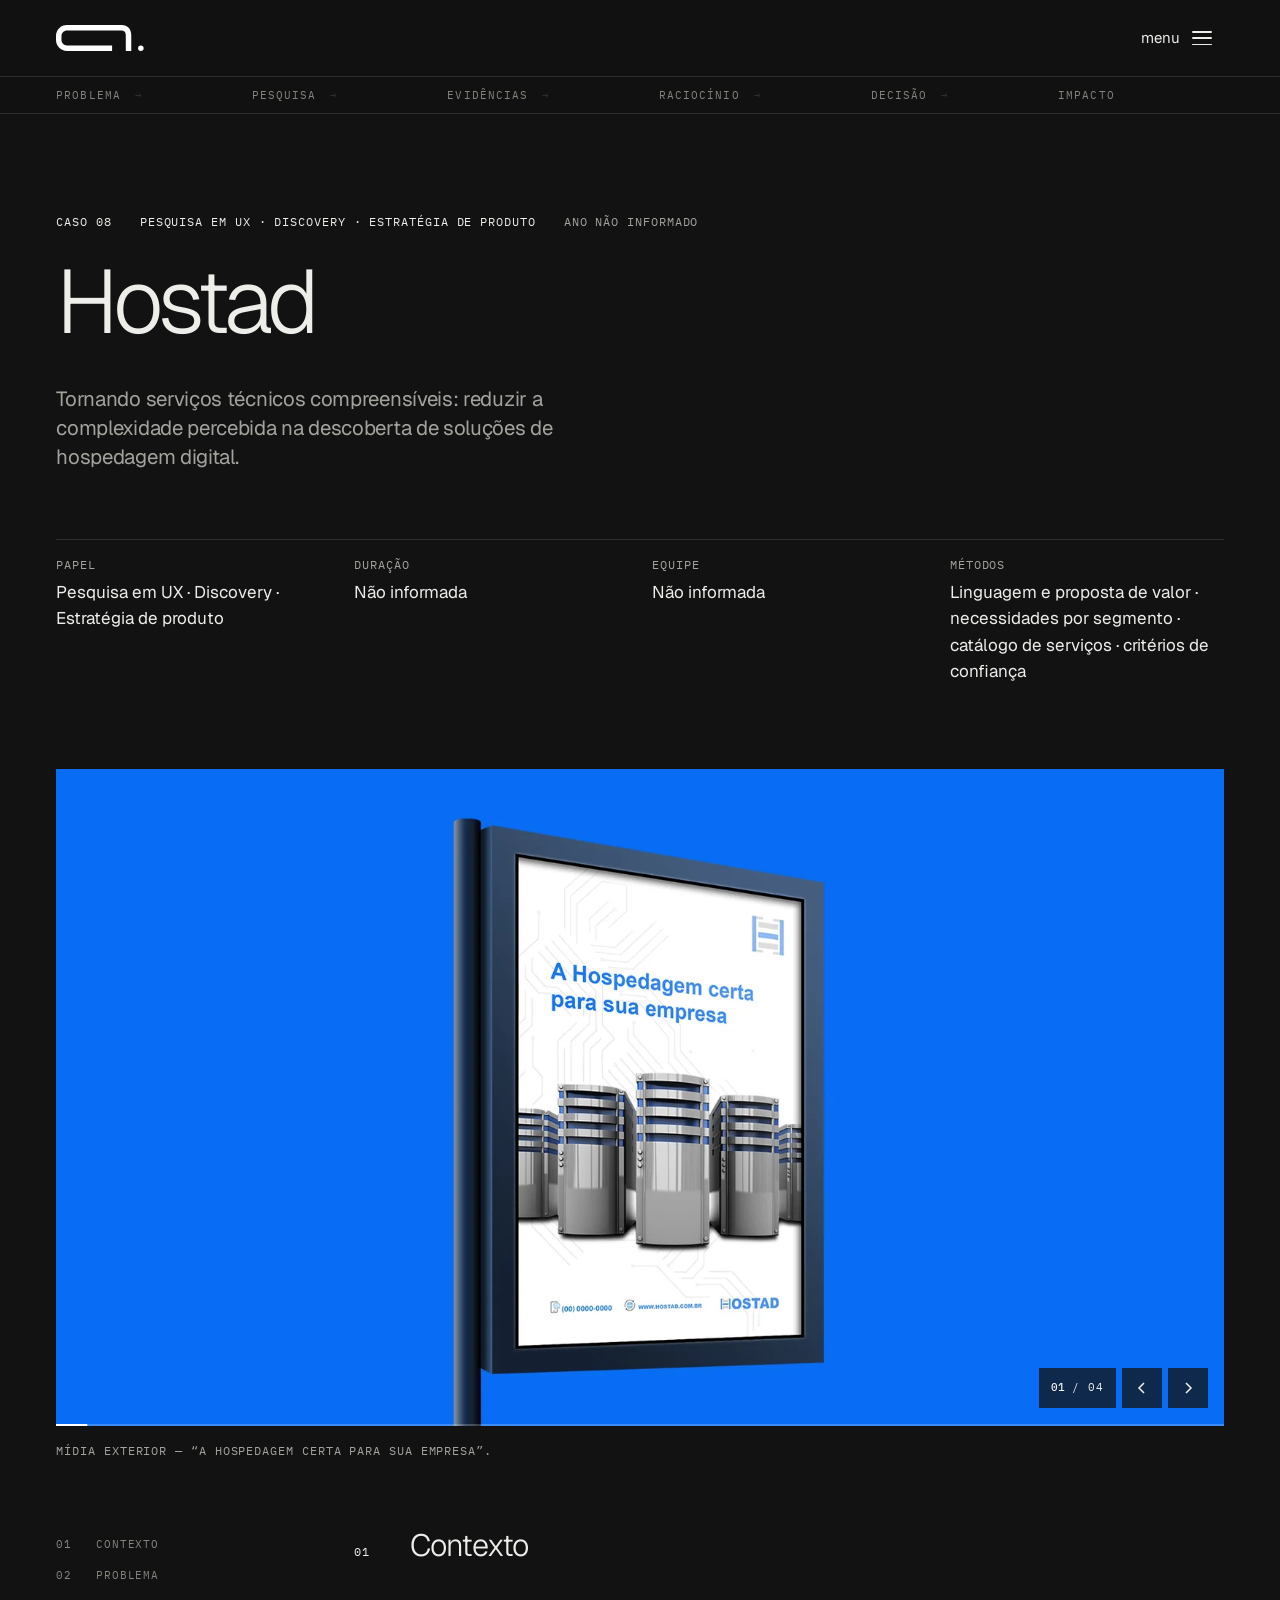
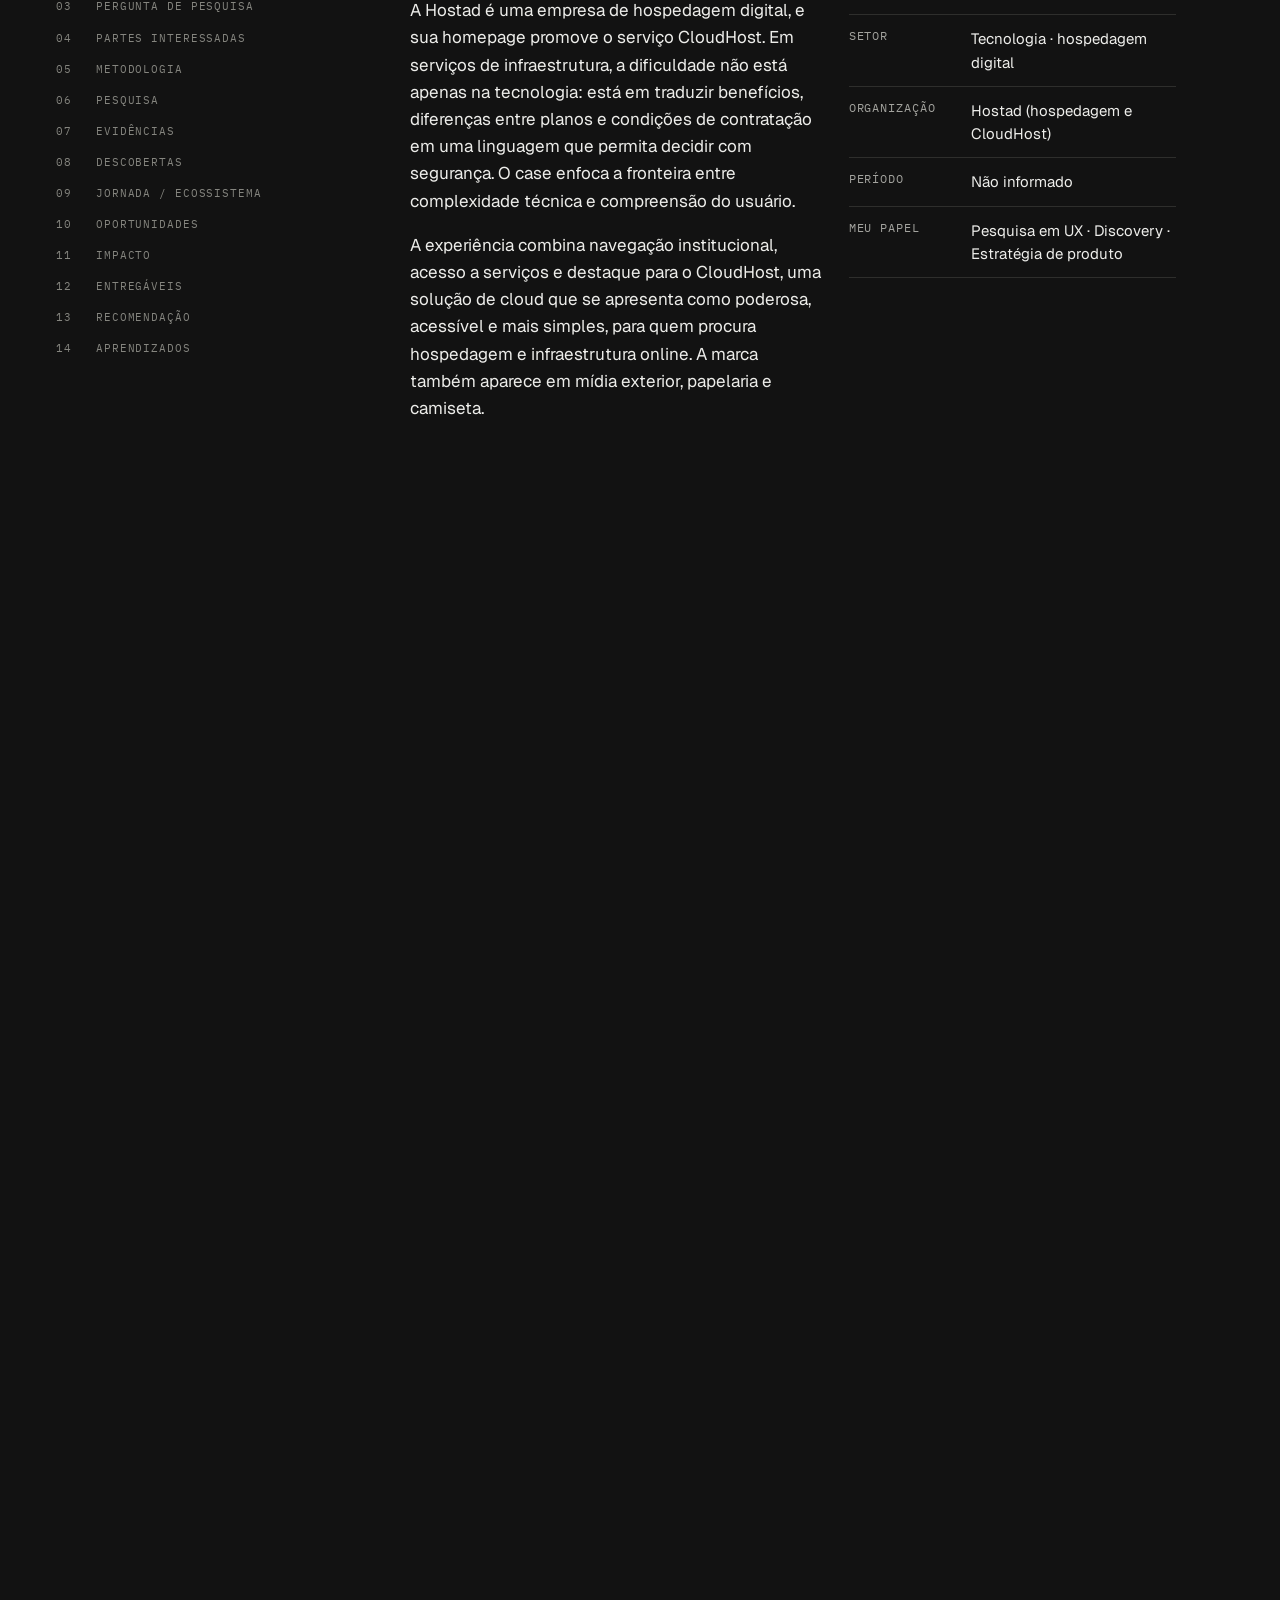
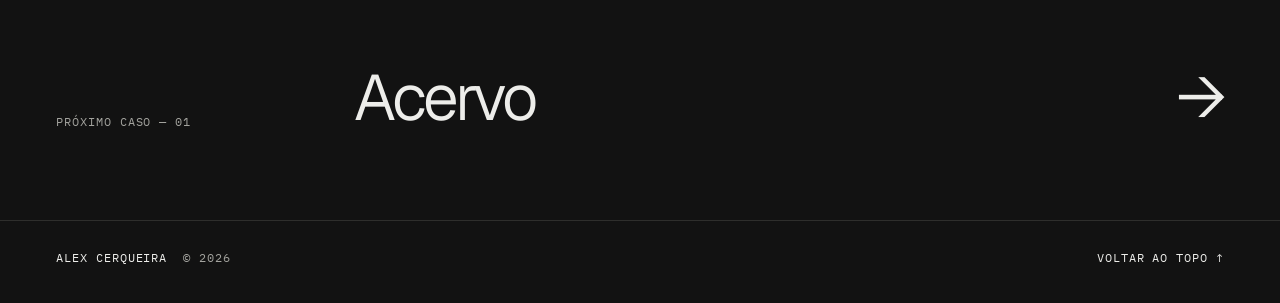
<file: site/hostad.html>
<!doctype html>
<html lang="pt-BR" data-theme="dark">
<head>
<meta charset="utf-8">
<meta name="viewport" content="width=device-width, initial-scale=1">
<title>Hostad — Estudo de caso · Alex Cerqueira</title>
<meta name="description" content="Hostad — estudo de caso de Alex Cerqueira em Pesquisa em UX, Discovery e Estratégia de Produto: reduzir a complexidade percebida na descoberta de soluções de hospedagem digital.">
<meta name="theme-color" content="#121212">
<link rel="icon" href="favicon.ico" sizes="any">
<link rel="apple-touch-icon" href="apple-touch-icon.png">
<meta property="og:type" content="article">
<meta property="og:title" content="Hostad — Estudo de caso · Alex Cerqueira">
<meta property="og:description" content="Hostad — estudo de caso de Alex Cerqueira em Pesquisa em UX, Discovery e Estratégia de Produto: reduzir a complexidade percebida na descoberta de soluções de hospedagem digital.">
<link rel="preconnect" href="https://fonts.googleapis.com">
<link rel="preconnect" href="https://fonts.gstatic.com" crossorigin>
<link rel="stylesheet" href="css/nodia.79d37c0baa.css">
<link rel="stylesheet" href="https://fonts.googleapis.com/css2?family=Geist:wght@300..600&amp;family=IBM+Plex+Mono:wght@400;500&amp;display=swap">
<link rel="stylesheet" href="css/hostad.819c3069c2.css">
<script>(function(){var d=document.documentElement;try{d.setAttribute("data-theme",localStorage.getItem("ac-theme2")==="light"?"light":"dark")}catch(e){}if(!window.matchMedia("(prefers-reduced-motion: reduce)").matches)d.classList.add("js")})()</script>
<script src="js/hostad.08f7771d62.js" defer></script>
</head>
<body>
<div class="site" data-ref="refRoot">
<header class="hdr">
  <div class="hdr-in">
    <a class="logo" href="index.html" aria-label="Alex Cerqueira — página inicial"><svg class="logo-mark" viewBox="0 0 64 19" role="img" aria-hidden="true" focusable="false"><path d="M8 0H48C52.418 0 55 3.082 55 7.5V19H51V7.26441C51 5.05541 49.709 4 47.5 4H8C5.791 4 4 5.791 4 8V11C4 13.209 5.791 15 8 15H41V19H8C3.582 19 0 15.418 0 11V8C0 3.582 3.582 0 8 0Z"></path><circle cx="62" cy="17" r="2"></circle></svg></a>
    <div class="hdr-end">
      <button class="nd-menu__item menu-tg menu-btn" type="button" aria-controls="mmenu" aria-expanded="false" aria-label="Abrir menu" data-click="toggleMenu"><span class="menu-tx">menu</span><span class="burger" aria-hidden="true"><span class="bl b1"></span><span class="bl b2"></span><span class="bl b3"></span></span></button>
    </div>
  </div>
  <ol class="strip" aria-label="Narrativa do caso">
    <li data-ref="st" data-s="0">Problema<span aria-hidden="true">→</span></li>
    <li data-ref="st" data-s="1">Pesquisa<span aria-hidden="true">→</span></li>
    <li data-ref="st" data-s="2">Evidências<span aria-hidden="true">→</span></li>
    <li data-ref="st" data-s="3">Raciocínio<span aria-hidden="true">→</span></li>
    <li data-ref="st" data-s="4">Decisão<span aria-hidden="true">→</span></li>
    <li data-ref="st" data-s="5">Impacto<span aria-hidden="true">→</span></li>
  </ol>
  <div class="prog" data-ref="refProg" aria-hidden="true"></div>
</header>
<div class="drawer" id="mmenu" data-open="false">
  <div class="drawer-scrim" aria-hidden="true" data-click="closeMenu"></div>
  <nav class="drawer-panel" aria-label="Navegação principal">
    <ul class="nd-menu__list">
      <li class="nd-menu__li"><a class="nd-menu__item" href="index.html" data-click="closeMenu">Home</a></li>
      <li class="nd-menu__li"><a class="nd-menu__item" href="index.html#work" data-click="closeMenu">Trabalhos</a></li>
      <li class="nd-menu__li"><a class="nd-menu__item" href="index.html#approach" data-click="closeMenu">Abordagem</a></li>
      <li class="nd-menu__li"><a class="nd-menu__item" href="index.html#writing" data-click="closeMenu">Artigos</a></li>
      <li class="nd-menu__li"><a class="nd-menu__item" href="index.html#about" data-click="closeMenu">Sobre</a></li>
      <li class="nd-menu__li"><a class="nd-menu__item" href="index.html#contact" data-click="closeMenu">Contato</a></li>
    </ul>
    <div class="drawer-foot">
      <button class="nd-icon-button nd-icon-button--secondary theme-btn" type="button" data-click="toggleTheme" aria-pressed="true" aria-label="Ativar tema claro" title="Ativar tema claro"><span class="nd-icon-button__icon" aria-hidden="true"><svg viewBox="0 0 24 24" focusable="false"><g class="rays"><path d="M12 2.6V.6M7.33 4.53L5.92 3.12M16.67 4.53l1.41-1.41M5.4 9.2H3.4M18.6 9.2h2"></path></g><path class="bulb" d="M8.6 15.2c0-1.4-.5-2.2-1.3-3.1A5.4 5.4 0 0 1 12 3.8a5.4 5.4 0 0 1 4.7 8.3c-.8.9-1.3 1.7-1.3 3.1z"></path><path d="M9.2 18h5.6M9.8 20.6h4.4"></path></svg></span></button>
    </div>
  </nav>
</div>

<main id="main">
<section class="g chero rv" data-ref="rv" aria-labelledby="case-title">
  <p class="meta mono up"><span><span class="sq" aria-hidden="true"></span>Caso 08</span><span>Pesquisa em UX · Discovery · Estratégia de Produto</span><span class="mute">Ano não informado</span></p>
  <h1 id="case-title"><span class="ln"><span class="li d1">Hostad</span></span></h1>
  <p class="sum up d2">Tornando serviços técnicos compreensíveis: reduzir a complexidade percebida na descoberta de soluções de hospedagem digital.</p>
  <dl class="cmeta up d3">
    <div><dt class="mono">Papel</dt><dd>Pesquisa em UX · Discovery · Estratégia de produto</dd></div>
    <div><dt class="mono">Duração</dt><dd>Não informada</dd></div>
    <div><dt class="mono">Equipe</dt><dd>Não informada</dd></div>
    <div><dt class="mono">Métodos</dt><dd>Linguagem e proposta de valor · necessidades por segmento · catálogo de serviços · critérios de confiança</dd></div>
  </dl>
  <figure class="cfig car mask d3" data-ref="refCar" role="region" aria-roledescription="carrossel" aria-label="Imagens do projeto Hostad — use as setas para navegar" tabindex="0">
    <div class="car-st">
      <img class="cimg on" src="assets/hostad-outdoor.webp" alt="Painel de mídia exterior sobre fundo azul com o anúncio “A Hospedagem certa para sua empresa”: torres de servidor em cinza e azul sobre um padrão de circuito, telefone, o endereço www.hostad.com.br e o logo Hostad." data-fit="cover" data-pos="50% 50%" data-cap="Mídia exterior — “A Hospedagem certa para sua empresa”." decoding="async" draggable="false">
      <img class="cimg" src="assets/hostad-papelaria.webp" alt="Papelaria da marca Hostad sobre fundo cinza-claro: papel timbrado com padrão de circuito, folder aberto com o logo azul, envelope azul, cartões de visita com QR code, cartão-postal “Hospedagem · Tecnologia em servidores”, lápis azuis e clipes." data-fit="cover" data-pos="50% 50%" data-cap="Identidade visual — papelaria com o logotipo, o azul e o padrão de circuito." aria-hidden="true" decoding="async" draggable="false">
      <img class="cimg" src="assets/hostad-site.webp" alt="Monitor em perspectiva com o site da Hostad aberto no navegador: logo Hostad, menu com Home, Empresa, Planos, Dúvidas, Blog, Contatos e Login, telefone e e-mail no topo, e a chamada “CloudHost — a solução é poderosa, acessível e mais simples”, com o botão Informações, sobre a foto de um homem sorrindo diante de um notebook." data-fit="cover" data-pos="50% 50%" data-cap="Website — chamada para o CloudHost, menu e convite para obter informações." aria-hidden="true" decoding="async" draggable="false">
      <img class="cimg" src="assets/hostad-camiseta.webp" alt="Homem sorrindo, de camiseta branca com o logo Hostad e um padrão circular de circuito, fazendo o gesto de “ok” com a mão sobre fundo azul." data-fit="cover" data-pos="50% 30%" data-cap="Camiseta — a marca em quem a representa." aria-hidden="true" decoding="async" draggable="false">
    </div>
    <canvas class="car-cv" aria-hidden="true"></canvas>
    <div class="car-ui"><span class="car-n mono" aria-hidden="true"><b>01</b> / 04</span><button type="button" class="car-b car-prev" aria-label="Imagem anterior"><svg viewBox="0 0 16 16" width="16" height="16" aria-hidden="true"><path d="M10 3L5 8l5 5" fill="none" stroke="currentColor" stroke-width="1.5"/></svg></button><button type="button" class="car-b car-next" aria-label="Próxima imagem"><svg viewBox="0 0 16 16" width="16" height="16" aria-hidden="true"><path d="M6 3l5 5-5 5" fill="none" stroke="currentColor" stroke-width="1.5"/></svg></button></div>
    <span class="car-bar" aria-hidden="true"><i></i></span>
  </figure>
  <p class="mono mute cap up d4" data-ref="refCap" aria-live="off">Mídia exterior — “A Hospedagem certa para sua empresa”.</p>
</section>

<div class="crun" data-ref="refRun">
<div class="g cbody">
  <nav class="toc" aria-label="Capítulos do caso">
    <ol>
      <li><a href="#c01" data-ref="ix" data-i="1"><span class="tn">01</span>Contexto</a></li>
      <li><a href="#c02" data-ref="ix" data-i="2"><span class="tn">02</span>Problema</a></li>
      <li><a href="#c03" data-ref="ix" data-i="3"><span class="tn">03</span>Pergunta de pesquisa</a></li>
      <li><a href="#c04" data-ref="ix" data-i="4"><span class="tn">04</span>Partes interessadas</a></li>
      <li><a href="#c05" data-ref="ix" data-i="5"><span class="tn">05</span>Metodologia</a></li>
      <li><a href="#c06" data-ref="ix" data-i="6"><span class="tn">06</span>Pesquisa</a></li>
      <li><a href="#c07" data-ref="ix" data-i="7"><span class="tn">07</span>Evidências</a></li>
      <li><a href="#c08" data-ref="ix" data-i="8"><span class="tn">08</span>Descobertas</a></li>
      <li><a href="#c09" data-ref="ix" data-i="9"><span class="tn">09</span>Jornada / Ecossistema</a></li>
      <li><a href="#c10" data-ref="ix" data-i="10"><span class="tn">10</span>Oportunidades</a></li>
      <li><a href="#c11" data-ref="ix" data-i="11"><span class="tn">11</span>Impacto</a></li>
      <li><a href="#c12" data-ref="ix" data-i="12"><span class="tn">12</span>Entregáveis</a></li>
      <li><a href="#c13" data-ref="ix" data-i="13"><span class="tn">13</span>Recomendação</a></li>
      <li><a href="#c14" data-ref="ix" data-i="14"><span class="tn">14</span>Aprendizados</a></li>
    </ol>
  </nav>

  <div class="chs">
  <div class="track" data-ref="refTrack">
    <section class="ch rv" id="c01" data-ref="ch" data-i="1" aria-labelledby="h01">
      <div class="ch-h up"><span class="mono n">01</span><h2 id="h01">Contexto</h2></div>
      <div class="ch-c">
        <div class="wl up d1">
          <p class="body">A Hostad é uma empresa de hospedagem digital, e sua homepage promove o serviço CloudHost. Em serviços de infraestrutura, a dificuldade não está apenas na tecnologia: está em traduzir benefícios, diferenças entre planos e condições de contratação em uma linguagem que permita decidir com segurança. O case enfoca a fronteira entre complexidade técnica e compreensão do usuário.</p>
          <p class="body">A experiência combina navegação institucional, acesso a serviços e destaque para o CloudHost, uma solução de cloud que se apresenta como poderosa, acessível e mais simples, para quem procura hospedagem e infraestrutura online. A marca também aparece em mídia exterior, papelaria e camiseta.</p>
        </div>
        <dl class="facts wr up d2">
          <div><dt class="mono">Setor</dt><dd>Tecnologia · hospedagem digital</dd></div>
          <div><dt class="mono">Organização</dt><dd>Hostad (hospedagem e CloudHost)</dd></div>
          <div><dt class="mono">Período</dt><dd>Não informado</dd></div>
          <div><dt class="mono">Meu papel</dt><dd>Pesquisa em UX · Discovery · Estratégia de produto</dd></div>
        </dl>
      </div>
    </section>
    <section class="ch rv" id="c02" data-ref="ch" data-i="2" aria-labelledby="h02">
      <div class="ch-h up"><span class="mono n">02</span><h2 id="h02">Problema</h2></div>
      <div class="ch-c">
        <p class="state w6 up d1">Como reduzir a incerteza sem esconder o que importa?</p>
        <p class="body wf up d2">Serviços de hospedagem costumam exigir decisões sobre características difíceis de avaliar sem repertório técnico. Se a proposta comunica apenas especificações ou promessas genéricas, visitantes podem ter dificuldade de relacionar a oferta às próprias necessidades. A questão de UX é reduzir a incerteza sem ocultar informações importantes.</p>
      </div>
    </section>
    <section class="ch rv" id="c03" data-ref="ch" data-i="3" aria-labelledby="h03">
      <div class="ch-h up"><span class="mono n">03</span><h2 id="h03">Pergunta de pesquisa</h2></div>
      <div class="ch-c">
        <p class="mono mute w6 up d1">Questão central</p>
        <p class="state w6 up d2">Como podemos ajudar pessoas com diferentes níveis de conhecimento técnico a compreender os serviços da Hostad, identificar a opção adequada e avançar na jornada de contratação com confiança?</p>
        <ol class="subq wf up d3">
          <li><span class="mono mute">Q.01</span><span>Como tornar os serviços compreensíveis para diferentes níveis de conhecimento técnico?</span></li>
          <li><span class="mono mute">Q.02</span><span>Como ajudar cada pessoa a identificar a opção adequada?</span></li>
          <li><span class="mono mute">Q.03</span><span>Como levá-la, com confiança, a avançar na jornada de contratação?</span></li>
        </ol>
      </div>
    </section>
    <section class="ch rv" id="c04" data-ref="ch" data-i="4" aria-labelledby="h04">
      <div class="ch-h up"><span class="mono n">04</span><h2 id="h04">Partes interessadas</h2></div>
      <div class="ch-c fit">
        <div class="pl sk up d1">
          <p class="body">O ecossistema de referência reúne visitantes que avaliam hospedagem, clientes atuais, profissionais técnicos, atendimento e suporte, marketing e operação da infraestrutura.</p>
          <p class="note">A imagem mostra o backstage do serviço: a infraestrutura e a equipe técnica que a opera. Há diferenças relevantes entre públicos iniciantes e experientes; ela não identifica quais segmentos foram efetivamente pesquisados.</p>
        </div>
        <figure class="persona scene up d2">
          <img src="assets/hostad-datacenter.webp" alt="Corredor de um data center com fileiras de racks de servidores iluminados em azul e piso brilhante: técnicos de uniforme com o logo Hostad ligam cabos e checam equipamentos com tablet e notebook; ao fundo, duas pessoas conversam diante da parede azul com o logo Hostad." decoding="async">
          <span class="chip c1">Equipe técnica · Operação</span><span class="chip c2">Backstage da infraestrutura</span>
        </figure>
      </div>
    </section>
    <section class="ch rv" id="c05" data-ref="ch" data-i="5" aria-labelledby="h05">
      <div class="ch-h up"><span class="mono n">05</span><h2 id="h05">Metodologia</h2></div>
      <div class="ch-c">
        <ol class="steps wf up d1">
          <li class="on"><span class="mono">01</span><br>Entender</li>
          <li class="on"><span class="mono">02</span><br>Explorar</li>
          <li class="on"><span class="mono">03</span><br>Conectar</li>
          <li class="on"><span class="mono">04</span><br>Projetar</li>
          <li><span class="mono">05</span><br>Validar</li>
        </ol>
        <div class="wf scroll up d2">
          <table class="table">
            <thead><tr><th scope="col">Método</th><th scope="col">Objetivo</th><th scope="col">Base de análise</th><th scope="col">Etapa</th></tr></thead>
            <tbody>
              <tr><td>Análise de linguagem e proposta de valor</td><td>Entender como a oferta é explicada</td><td>Chamada principal, menu e mensagens</td><td class="mono">Entender</td></tr>
              <tr><td>Necessidades por segmento</td><td>Distinguir públicos iniciantes de experientes</td><td>Primeira hospedagem, migração e expansão</td><td class="mono">Explorar</td></tr>
              <tr><td>Catálogo de serviços e fluxos de conversão</td><td>Organizar a oferta e o caminho até a contratação</td><td>Navegação institucional e comercial</td><td class="mono">Conectar</td></tr>
              <tr><td>Critérios de confiança</td><td>Identificar o que sustenta a decisão</td><td>Desempenho, suporte, escalabilidade e preço</td><td class="mono">Projetar</td></tr>
            </tbody>
          </table>
        </div>
      </div>
    </section>
    <section class="ch rv" id="c06" data-ref="ch" data-i="6" aria-labelledby="h06">
      <div class="ch-h up"><span class="mono n">06</span><h2 id="h06">Pesquisa</h2></div>
      <div class="ch-c">
        <div class="wf up d1"><p class="kick mono mute">Números da pesquisa</p><div class="nums">
          <div><p class="v">6</p><p class="mono mute">Grupos de partes interessadas</p></div>
          <div><p class="v">4</p><p class="mono mute">Critérios de decisão a investigar: desempenho, suporte, escalabilidade e preço</p></div>
          <div><p class="v">3</p><p class="mono mute">Situações de contratação: primeira hospedagem, migração e expansão</p></div>
          <div><p class="v">4</p><p class="mono mute">Métodos recomendados para validar</p></div>
        </div></div>
        <p class="body wf up d2">A agenda de UX Research inclui entender o vocabulário usado pelos clientes, a importância relativa de desempenho, suporte, escalabilidade e preço, e as dúvidas que aparecem antes de contratar. Uma questão especialmente importante é diferenciar as necessidades de uma primeira hospedagem das de uma migração ou da expansão de infraestrutura.</p>
        <p class="note wf up d3">Os números descrevem o material apresentado e a agenda de pesquisa; entrevistas, horas de campo e participantes não foram informados.</p>
      </div>
    </section>
    <section class="ch rv" id="c07" data-ref="ch" data-i="7" aria-labelledby="h07">
      <div class="ch-h up"><span class="mono n">07</span><h2 id="h07">Evidências</h2></div>
      <div class="ch-c">
        <div class="ev wf">
          <blockquote class="up d1"><p>“A Hospedagem certa para sua empresa”</p><span class="mono mute">E.01 — Outdoor · chamada principal</span></blockquote>
          <blockquote class="up d2"><p>“Hospedagem · Tecnologia em servidores”</p><span class="mono mute">E.02 — Papelaria · cartão-postal</span></blockquote>
          <blockquote class="k up d3"><p>A mesma marca no site, na mídia exterior, na papelaria e na camiseta</p><span class="mono mute">E.03 — Observação · pontos de contato</span></blockquote>
          <blockquote class="up d1"><p>Servidores ilustrados e padrão de circuito, em azul, cinza e branco</p><span class="mono mute">E.04 — Identidade visual</span></blockquote>
          <blockquote class="up d2"><p>“CloudHost”: “A solução em CloudHost é poderosa, acessível e mais simples. Experimente um de nossos planos…”, com o botão “Informações”</p><span class="mono mute">E.05 — Website · chamada principal</span></blockquote>
          <blockquote class="up d3"><p>“www.hostad.com.br”</p><span class="mono mute">E.06 — Canal de contato · outdoor e papelaria</span></blockquote>
        </div>
        <p class="note wf up d4">Essas evidências sustentam o foco em apresentação e descoberta de serviço. O menu lista “Planos”, mas não há nas imagens formulário de contratação, comparação completa de planos, checkout nem métricas de conversão.</p>
      </div>
    </section>
    <section class="ch rv" id="c08" data-ref="ch" data-i="8" aria-labelledby="h08">
      <div class="ch-h up"><span class="mono n">08</span><h2 id="h08">Descobertas</h2></div>
      <div class="ch-c">
        <ol class="ins wf">
          <li class="up d1"><span class="mono mute">I.01</span><div><h3>A decisão por uma solução técnica depende de converter atributos em consequências úteis para o cliente.</h3><p class="mono mute">Evidências · E.01 · E.05</p></div></li>
          <li class="up d2"><span class="mono mute">I.02</span><div><h3>“Poderosa”, “acessível” e “mais simples” funcionam como promessas iniciais, mas não bastam para decidir.</h3><p class="mono mute">Evidências · E.01 · E.02</p></div></li>
          <li class="up d3"><span class="mono mute">I.03</span><div><h3>A experiência precisa explicar para quem a solução é indicada, o que inclui e como evolui conforme a necessidade.</h3><p class="mono mute">Evidências · E.03 · E.05</p></div></li>
        </ol>
      </div>
    </section>
    <section class="ch rv" id="c09" data-ref="ch" data-i="9" aria-labelledby="h09">
      <div class="ch-h up"><span class="mono n">09</span><h2 id="h09">Jornada / Ecossistema</h2></div>
      <div class="ch-c">
        <div class="wf scroll rv anim" data-ref="rv" role="region" aria-label="Mapa de jornada (role horizontalmente)" tabindex="0">
          <div class="jm">
            <div class="rh k0">Etapa</div><div class="hd k1">Reconhecer a necessidade</div><div class="hd k2">Pesquisar e chegar</div><div class="hd k3">Entender a oferta</div><div class="hd k4">Comparar e consultar</div><div class="hd k5">Contratar e usar</div>
            <div class="rh k0">Ações</div><div class="k1">Percebe que precisa de hospedagem ou de mais infraestrutura</div><div class="k2">Pesquisa alternativas e chega ao site</div><div class="k3">Lê a chamada e a descrição do serviço</div><div class="k4">Compara possibilidades e busca informações</div><div class="k5">Contrata, configura e aciona o suporte</div>
            <div class="rh k0">Perguntas</div><div class="k1">De que eu preciso, de fato?</div><div class="k2">Quem é a Hostad?</div><div class="k3">Isto serve para mim?</div><div class="k4">Qual opção é a adequada?</div><div class="k5">Vou conseguir configurar? E se der problema?</div>
            <div class="rh k0">Experiência</div>
            <div class="curve k1"><svg viewBox="0 0 1000 110" preserveAspectRatio="xMidYMid meet" aria-hidden="true"><line class="base lb k1" x1="0" y1="55" x2="1000" y2="55"></line><path class="line dr k2" pathLength="1" d="M100 40 C200 30 230 50 300 70 S460 100 500 92 S640 40 700 38 S860 20 900 24"></path><path class="flow fl-c k10" pathLength="1" d="M100 40 C200 30 230 50 300 70 S460 100 500 92 S640 40 700 38 S860 20 900 24"></path><circle class="pt pop k2" cx="100" cy="40" r="5"></circle><circle class="pt pop k4" cx="300" cy="70" r="5"></circle><circle class="halo" cx="500" cy="92" r="5"></circle><circle class="pt pop k6 acc" cx="500" cy="92" r="5"></circle><circle class="pt pop k8" cx="700" cy="38" r="5"></circle><circle class="pt pop k10" cx="900" cy="24" r="5"></circle></svg></div>
            <div class="rh k0">Barreiras</div><div class="k1">Vocabulário técnico</div><div class="k2">Promessas genéricas</div><div class="k3">Atributos sem consequências claras</div><div class="k4">Planos difíceis de comparar</div><div class="k5">Incerteza sobre o suporte</div>
            <div class="rh k0">Oportunidades</div><div class="k1">Segmentação por necessidade</div><div class="k2">Tradução de termos técnicos</div><div class="k3">Benefícios concretos e para quem servem</div><div class="k4">Comparação transparente entre ofertas</div><div class="k5">Comunicação ligada ao suporte</div>
          </div>
        </div>
        <p class="note wf up d2">Curva ilustrativa da experiência esperada, sem dados medidos. O material mostra a vitrine inicial da jornada; as etapas comerciais e operacionais posteriores não estão documentadas.</p>
      </div>
    </section>
    <section class="ch rv" id="c10" data-ref="ch" data-i="10" aria-labelledby="h10">
      <div class="ch-h up"><span class="mono n">10</span><h2 id="h10">Oportunidades</h2></div>
      <div class="ch-c">
        <ul class="opp wf">
          <li class="up d1"><span class="mono mute">O.01 · I.03</span><p>Como podemos segmentar a oferta por necessidade?</p></li>
          <li class="up d2"><span class="mono mute">O.02 · I.03</span><p>Como podemos comparar as ofertas de forma transparente?</p></li>
          <li class="up d1"><span class="mono mute">O.03 · I.01</span><p>Como podemos traduzir termos técnicos e demonstrar benefícios concretos?</p></li>
          <li class="up d2"><span class="mono mute">O.04 · I.02</span><p>Como podemos conectar com clareza a comunicação comercial ao suporte?</p></li>
        </ul>
      </div>
    </section>
    <section class="ch rv" id="c11" data-ref="ch" data-i="11" aria-labelledby="h11">
      <div class="ch-h up"><span class="mono n">11</span><h2 id="h11">Impacto</h2></div>
      <div class="ch-c">
        <div class="wf up d1"><p class="kick mono mute">Números de impacto</p><div class="impact">
          <div><p class="v tbd"><span class="tag">Não registrado</span></p><p class="mono mute">Visitantes que contratam e receita do CloudHost · financeiro</p></div>
          <div><p class="v tbd"><span class="tag">Não registrado</span></p><p class="mono mute">Chamados de suporte evitados e horas de atendimento poupadas · economia</p></div>
        </div></div>
        <div class="two up d2">
          <p class="body">Para um serviço de hospedagem, impacto é contratação e economia: visitantes que viram clientes, receita do CloudHost e chamados de suporte que deixam de existir quando a oferta fica clara. Esses números não foram registrados no material do projeto. Os grupos de partes interessadas, os critérios de decisão e as situações de contratação são números da pesquisa e ficam no capítulo 06.</p>
          <p class="body">Sem dado de conversão, de receita ou de suporte, nenhum impacto é reivindicado.</p>
        </div>
      </div>
    </section>
    <section class="ch rv" id="c12" data-ref="ch" data-i="12" aria-labelledby="h12">
      <div class="ch-h up"><span class="mono n">12</span><h2 id="h12">Entregáveis</h2></div>
      <div class="ch-c">
        <ol class="ins wf">
          <li class="up d1"><span class="mono mute">ENT.01</span><div><h3>Proposta visual de website institucional e comercial, com destaque para o serviço CloudHost</h3><p class="mono mute">Formato · interface web · Implantação não informada</p></div></li>
          <li class="up d2"><span class="mono mute">ENT.02</span><div><h3>Identidade visual Hostad: logotipo, padrão de circuito e papelaria com papel timbrado, folder, envelope, cartões de visita e cartão-postal</h3><p class="mono mute">Formato · identidade visual · Produção não informada</p></div></li>
          <li class="up d3"><span class="mono mute">ENT.03</span><div><h3>Mídia exterior “A Hospedagem certa para sua empresa” e camiseta com a marca</h3><p class="mono mute">Formato · comunicação e pontos de contato · Veiculação não informada</p></div></li>
        </ol>
      </div>
    </section>
    <section class="ch rv" id="c13" data-ref="ch" data-i="13" aria-labelledby="h13">
      <div class="ch-h up"><span class="mono n">13</span><h2 id="h13">Recomendação</h2></div>
      <div class="ch-c">
        <div class="wf scroll up d1">
          <table class="table">
            <thead><tr><th scope="col">Frente</th><th scope="col">Recomendação</th><th scope="col">Indicador</th><th scope="col">Base</th></tr></thead>
            <tbody>
              <tr><td class="mono">F1</td><td>Organizar a oferta por casos de uso</td><td>Compreensão da oferta</td><td class="mono mute">O.01 · I.03</td></tr>
              <tr><td class="mono">F2</td><td>Apresentar critérios objetivos de comparação entre ofertas</td><td>Avanço na jornada</td><td class="mono mute">O.02 · I.03</td></tr>
              <tr><td class="mono">F3</td><td>Explicar termos complexos no contexto e testar chamadas de ação de menor ambiguidade</td><td>Cliques qualificados e solicitações de suporte pré-venda</td><td class="mono mute">O.03 · O.04</td></tr>
            </tbody>
          </table>
        </div>
        <p class="body wf up d3">Esses indicadores mostrariam se a clareza da vitrine se converte em avanço na jornada de contratação.</p>
      </div>
    </section>
    <section class="ch rv" id="c14" data-ref="ch" data-i="14" aria-labelledby="h14">
      <div class="ch-h up"><span class="mono n">14</span><h2 id="h14">Aprendizados</h2></div>
      <div class="ch-c">
        <div class="wl up d1"><p class="mono mute" style="margin-bottom: 12px">O que aprendi</p><p class="body">Uma boa experiência de infraestrutura não simplifica o produto até torná-lo impreciso; ela cria camadas de compreensão.</p></div>
        <div class="wr up d2"><p class="mono mute" style="margin-bottom: 12px">O que levo adiante</p><p class="body">UX Research e estratégia ajudam a tornar decisões técnicas acessíveis sem sacrificar a confiança.</p></div>
      </div>
    </section>
  </div>
  </div>
</div>
</div>

<nav class="g next rv" data-ref="rv" aria-label="Próximo caso">
  <p class="mono mute a up">Próximo caso — 01</p>
  <a class="up d1" href="acervo.html"><span class="ul">Acervo</span><span class="arr e" aria-hidden="true">→</span></a>
</nav>
</main>

<footer class="g ftr">
  <p class="mono f1"><span>Alex Cerqueira</span><span class="mute">© 2026</span></p>
  <a class="mono f5" href="#main"><span class="ul">Voltar ao topo</span> <span class="arr n" aria-hidden="true">↑</span></a>
</footer>
</div>
</body>
</html>
</file>
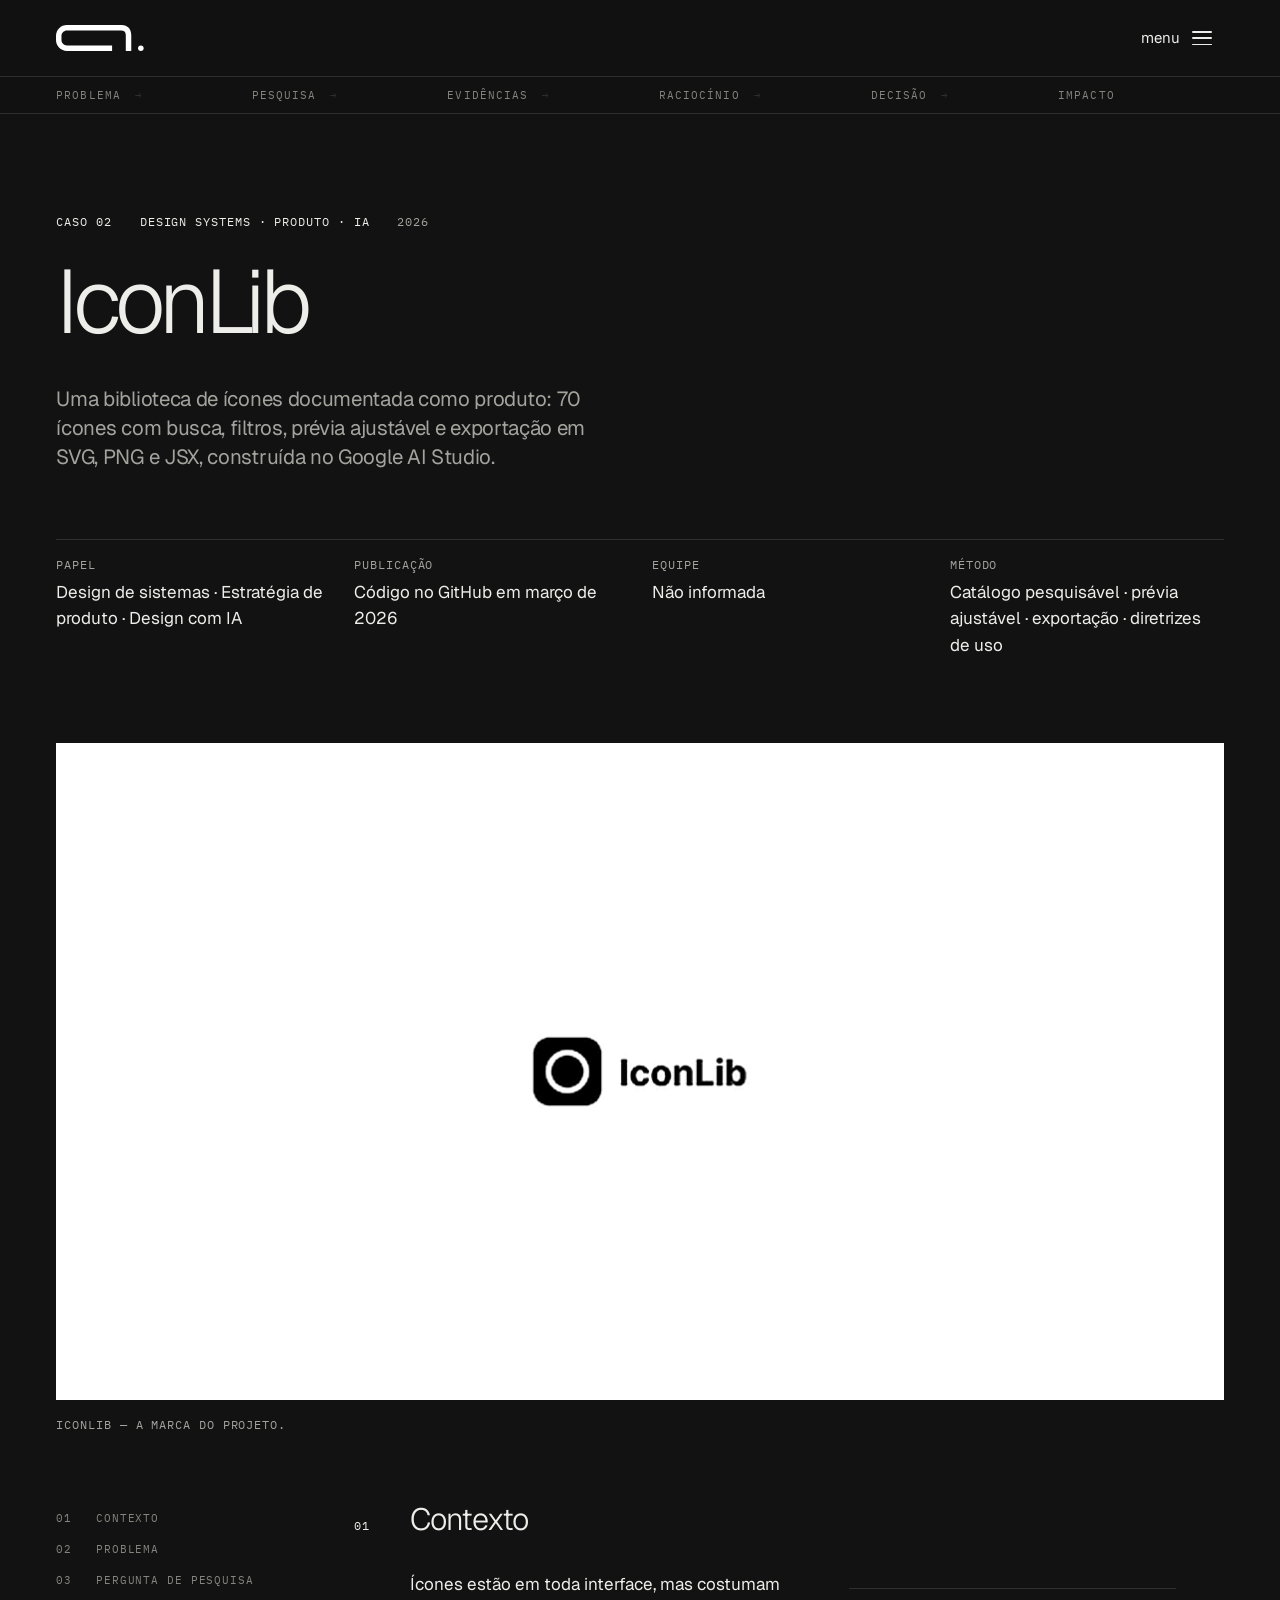
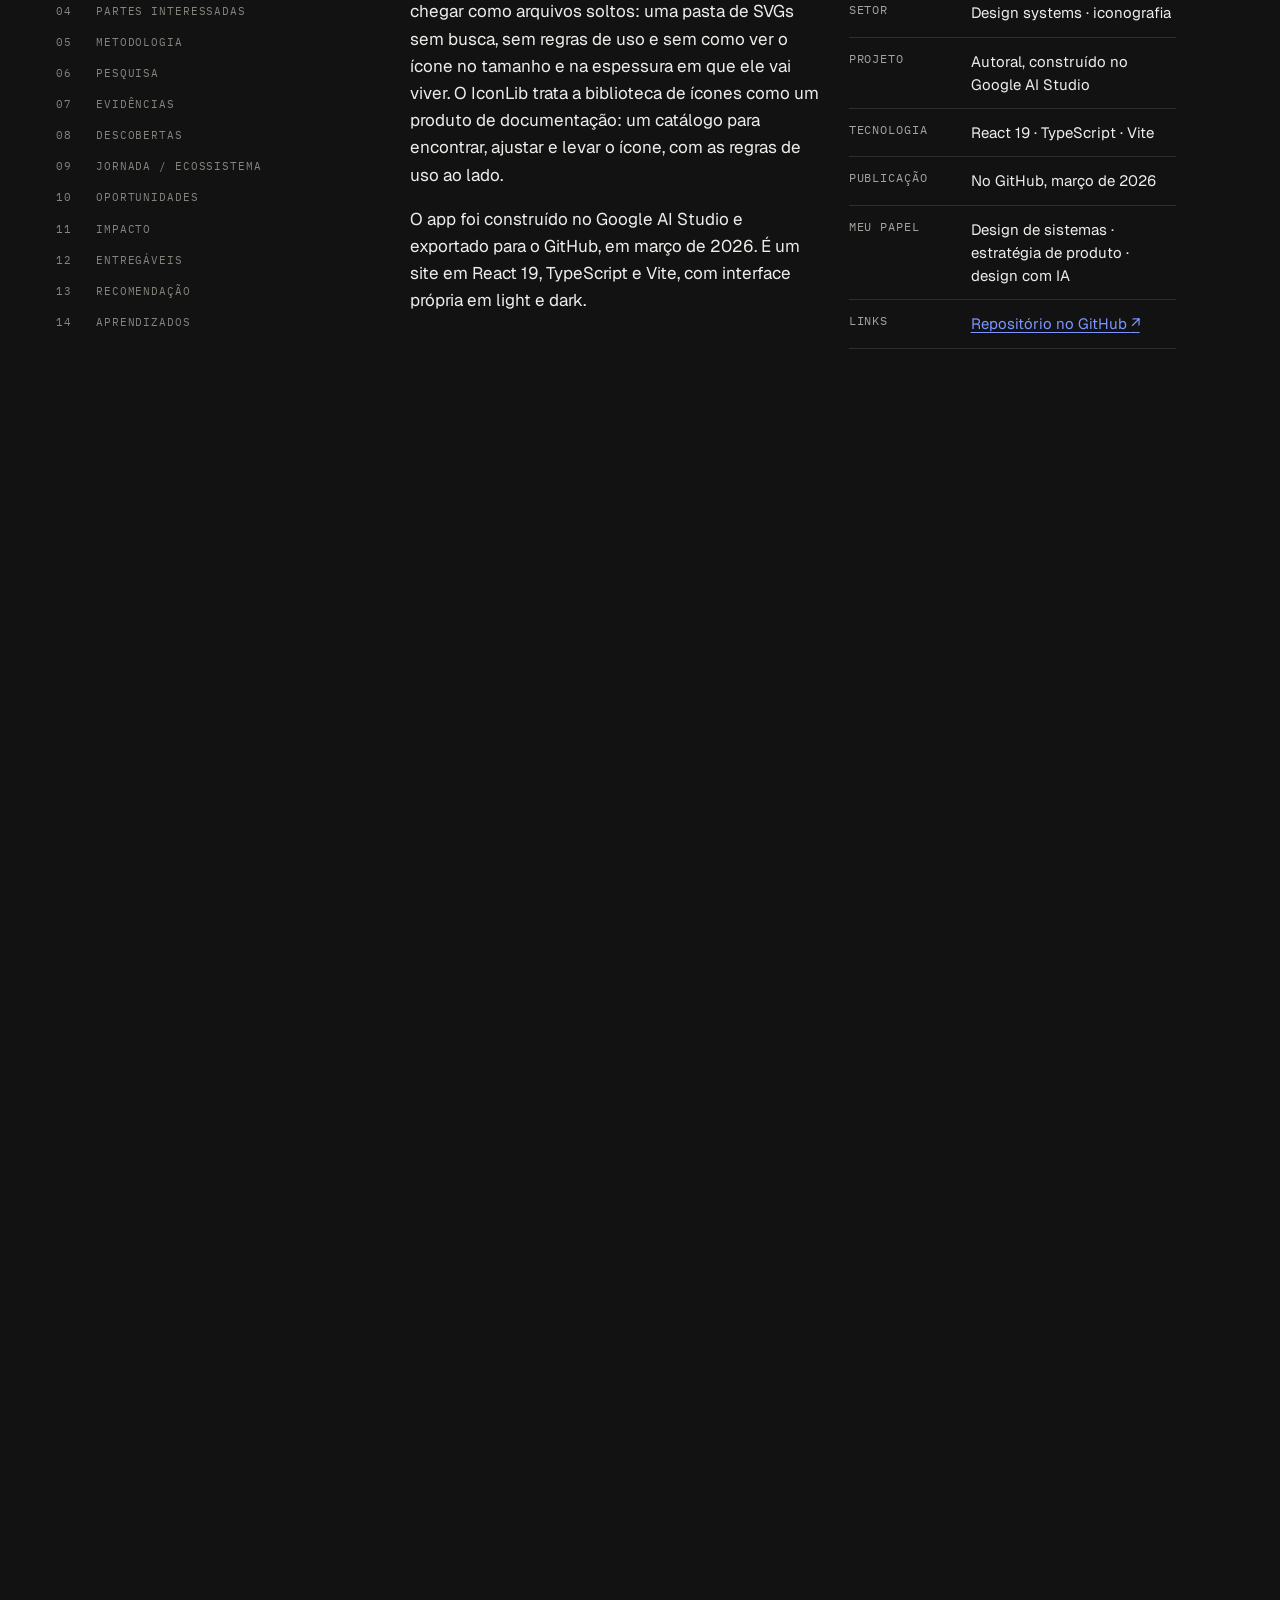
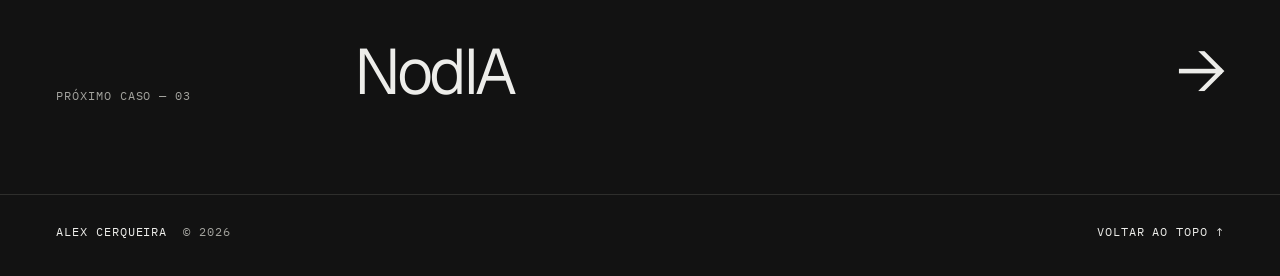
<file: site/iconlib.html>
<!doctype html>
<html lang="pt-BR" data-theme="dark">
<head>
<meta charset="utf-8">
<meta name="viewport" content="width=device-width, initial-scale=1">
<title>IconLib — Estudo de caso · Alex Cerqueira</title>
<meta name="description" content="IconLib — estudo de caso de Alex Cerqueira: uma biblioteca de ícones documentada como produto, com 70 ícones, busca, prévia ajustável e exportação em SVG, PNG e JSX, construída no Google AI Studio.">
<meta name="theme-color" content="#121212">
<link rel="icon" href="favicon.ico" sizes="any">
<link rel="apple-touch-icon" href="apple-touch-icon.png">
<meta property="og:type" content="article">
<meta property="og:title" content="IconLib — Estudo de caso · Alex Cerqueira">
<meta property="og:description" content="IconLib — estudo de caso de Alex Cerqueira: uma biblioteca de ícones documentada como produto, com 70 ícones, busca, prévia ajustável e exportação em SVG, PNG e JSX, construída no Google AI Studio.">
<link rel="preconnect" href="https://fonts.googleapis.com">
<link rel="preconnect" href="https://fonts.gstatic.com" crossorigin>
<link rel="stylesheet" href="css/nodia.79d37c0baa.css">
<link rel="stylesheet" href="https://fonts.googleapis.com/css2?family=Geist:wght@300..600&amp;family=IBM+Plex+Mono:wght@400;500&amp;display=swap">
<link rel="stylesheet" href="css/iconlib.534927fcfc.css">
<script>(function(){var d=document.documentElement;try{d.setAttribute("data-theme",localStorage.getItem("ac-theme2")==="light"?"light":"dark")}catch(e){}if(!window.matchMedia("(prefers-reduced-motion: reduce)").matches)d.classList.add("js")})()</script>
<script src="js/iconlib.08f7771d62.js" defer></script>
</head>
<body>
<div class="site" data-ref="refRoot">
<header class="hdr">
  <div class="hdr-in">
    <a class="logo" href="index.html" aria-label="Alex Cerqueira — página inicial"><svg class="logo-mark" viewBox="0 0 64 19" role="img" aria-hidden="true" focusable="false"><path d="M8 0H48C52.418 0 55 3.082 55 7.5V19H51V7.26441C51 5.05541 49.709 4 47.5 4H8C5.791 4 4 5.791 4 8V11C4 13.209 5.791 15 8 15H41V19H8C3.582 19 0 15.418 0 11V8C0 3.582 3.582 0 8 0Z"></path><circle cx="62" cy="17" r="2"></circle></svg></a>
    <div class="hdr-end">
      <button class="nd-menu__item menu-tg menu-btn" type="button" aria-controls="mmenu" aria-expanded="false" aria-label="Abrir menu" data-click="toggleMenu"><span class="menu-tx">menu</span><span class="burger" aria-hidden="true"><span class="bl b1"></span><span class="bl b2"></span><span class="bl b3"></span></span></button>
    </div>
  </div>
  <ol class="strip" aria-label="Narrativa do caso">
    <li data-ref="st" data-s="0">Problema<span aria-hidden="true">→</span></li>
    <li data-ref="st" data-s="1">Pesquisa<span aria-hidden="true">→</span></li>
    <li data-ref="st" data-s="2">Evidências<span aria-hidden="true">→</span></li>
    <li data-ref="st" data-s="3">Raciocínio<span aria-hidden="true">→</span></li>
    <li data-ref="st" data-s="4">Decisão<span aria-hidden="true">→</span></li>
    <li data-ref="st" data-s="5">Impacto<span aria-hidden="true">→</span></li>
  </ol>
  <div class="prog" data-ref="refProg" aria-hidden="true"></div>
</header>
<div class="drawer" id="mmenu" data-open="false">
  <div class="drawer-scrim" aria-hidden="true" data-click="closeMenu"></div>
  <nav class="drawer-panel" aria-label="Navegação principal">
    <ul class="nd-menu__list">
      <li class="nd-menu__li"><a class="nd-menu__item" href="index.html" data-click="closeMenu">Home</a></li>
      <li class="nd-menu__li"><a class="nd-menu__item" href="index.html#work" data-click="closeMenu">Trabalhos</a></li>
      <li class="nd-menu__li"><a class="nd-menu__item" href="index.html#approach" data-click="closeMenu">Abordagem</a></li>
      <li class="nd-menu__li"><a class="nd-menu__item" href="index.html#writing" data-click="closeMenu">Artigos</a></li>
      <li class="nd-menu__li"><a class="nd-menu__item" href="index.html#about" data-click="closeMenu">Sobre</a></li>
      <li class="nd-menu__li"><a class="nd-menu__item" href="index.html#contact" data-click="closeMenu">Contato</a></li>
    </ul>
    <div class="drawer-foot">
      <button class="nd-icon-button nd-icon-button--secondary theme-btn" type="button" data-click="toggleTheme" aria-pressed="true" aria-label="Ativar tema claro" title="Ativar tema claro"><span class="nd-icon-button__icon" aria-hidden="true"><svg viewBox="0 0 24 24" focusable="false"><g class="rays"><path d="M12 2.6V.6M7.33 4.53L5.92 3.12M16.67 4.53l1.41-1.41M5.4 9.2H3.4M18.6 9.2h2"></path></g><path class="bulb" d="M8.6 15.2c0-1.4-.5-2.2-1.3-3.1A5.4 5.4 0 0 1 12 3.8a5.4 5.4 0 0 1 4.7 8.3c-.8.9-1.3 1.7-1.3 3.1z"></path><path d="M9.2 18h5.6M9.8 20.6h4.4"></path></svg></span></button>
    </div>
  </nav>
</div>

<main id="main">
<section class="g chero rv" data-ref="rv" aria-labelledby="case-title">
  <p class="meta mono up"><span><span class="sq" aria-hidden="true"></span>Caso 02</span><span>Design Systems · Produto · IA</span><span class="mute">2026</span></p>
  <h1 id="case-title"><span class="ln"><span class="li d1">IconLib</span></span></h1>
  <p class="sum up d2">Uma biblioteca de ícones documentada como produto: 70 ícones com busca, filtros, prévia ajustável e exportação em SVG, PNG e JSX, construída no Google AI Studio.</p>
  <dl class="cmeta up d3">
    <div><dt class="mono">Papel</dt><dd>Design de sistemas · Estratégia de produto · Design com IA</dd></div>
    <div><dt class="mono">Publicação</dt><dd>Código no GitHub em março de 2026</dd></div>
    <div><dt class="mono">Equipe</dt><dd>Não informada</dd></div>
    <div><dt class="mono">Método</dt><dd>Catálogo pesquisável · prévia ajustável · exportação · diretrizes de uso</dd></div>
  </dl>
  <figure class="cfig mask d3"><img class="cimg" src="assets/iconlib-capa.webp" alt="Logotipo do IconLib: um quadrado preto de cantos arredondados com um anel branco no centro, ao lado do nome IconLib em negrito, sobre fundo branco." decoding="async"></figure>
  <p class="mono mute cap up d4">IconLib — a marca do projeto.</p>
</section>

<div class="crun" data-ref="refRun">
<div class="g cbody">
  <nav class="toc" aria-label="Capítulos do caso">
    <ol>
      <li><a href="#c01" data-ref="ix" data-i="1"><span class="tn">01</span>Contexto</a></li>
      <li><a href="#c02" data-ref="ix" data-i="2"><span class="tn">02</span>Problema</a></li>
      <li><a href="#c03" data-ref="ix" data-i="3"><span class="tn">03</span>Pergunta de pesquisa</a></li>
      <li><a href="#c04" data-ref="ix" data-i="4"><span class="tn">04</span>Partes interessadas</a></li>
      <li><a href="#c05" data-ref="ix" data-i="5"><span class="tn">05</span>Metodologia</a></li>
      <li><a href="#c06" data-ref="ix" data-i="6"><span class="tn">06</span>Pesquisa</a></li>
      <li><a href="#c07" data-ref="ix" data-i="7"><span class="tn">07</span>Evidências</a></li>
      <li><a href="#c08" data-ref="ix" data-i="8"><span class="tn">08</span>Descobertas</a></li>
      <li><a href="#c09" data-ref="ix" data-i="9"><span class="tn">09</span>Jornada / Ecossistema</a></li>
      <li><a href="#c10" data-ref="ix" data-i="10"><span class="tn">10</span>Oportunidades</a></li>
      <li><a href="#c11" data-ref="ix" data-i="11"><span class="tn">11</span>Impacto</a></li>
      <li><a href="#c12" data-ref="ix" data-i="12"><span class="tn">12</span>Entregáveis</a></li>
      <li><a href="#c13" data-ref="ix" data-i="13"><span class="tn">13</span>Recomendação</a></li>
      <li><a href="#c14" data-ref="ix" data-i="14"><span class="tn">14</span>Aprendizados</a></li>
    </ol>
  </nav>

  <div class="chs">
  <div class="track" data-ref="refTrack">
    <section class="ch rv" id="c01" data-ref="ch" data-i="1" aria-labelledby="h01">
      <div class="ch-h up"><span class="mono n">01</span><h2 id="h01">Contexto</h2></div>
      <div class="ch-c">
        <div class="wl up d1">
          <p class="body">Ícones estão em toda interface, mas costumam chegar como arquivos soltos: uma pasta de SVGs sem busca, sem regras de uso e sem como ver o ícone no tamanho e na espessura em que ele vai viver. O IconLib trata a biblioteca de ícones como um produto de documentação: um catálogo para encontrar, ajustar e levar o ícone, com as regras de uso ao lado.</p>
          <p class="body">O app foi construído no Google AI Studio e exportado para o GitHub, em março de 2026. É um site em React 19, TypeScript e Vite, com interface própria em light e dark.</p>
        </div>
        <dl class="facts wr up d2">
          <div><dt class="mono">Setor</dt><dd>Design systems · iconografia</dd></div>
          <div><dt class="mono">Projeto</dt><dd>Autoral, construído no Google AI Studio</dd></div>
          <div><dt class="mono">Tecnologia</dt><dd>React 19 · TypeScript · Vite</dd></div>
          <div><dt class="mono">Publicação</dt><dd>No GitHub, março de 2026</dd></div>
          <div><dt class="mono">Meu papel</dt><dd>Design de sistemas · estratégia de produto · design com IA</dd></div>
          <div><dt class="mono">Links</dt><dd class="lk"><a class="nd-link" href="https://github.com/alex-cerqueira/IconsLib" target="_blank" rel="noopener noreferrer">Repositório no GitHub <span aria-hidden="true">↗</span></a></dd></div>
        </dl>
      </div>
    </section>
    <section class="ch rv" id="c02" data-ref="ch" data-i="2" aria-labelledby="h02">
      <div class="ch-h up"><span class="mono n">02</span><h2 id="h02">Problema</h2></div>
      <div class="ch-c">
        <p class="state w6 up d1">Como fazer uma biblioteca de ícones ser encontrada, testada e adotada, e não apenas baixada?</p>
        <p class="body wf up d2">Uma pasta de SVGs obriga a abrir arquivo por arquivo para achar o ícone, não mostra como ele se comporta em 12 ou 40 px, nem com um traço mais fino ou mais grosso, e deixa as regras de grade, de traço e de acessibilidade em um documento que quase ninguém abre. O custo aparece depois: ícones de famílias diferentes na mesma tela e botões só com ícone, sem nome para o leitor de tela.</p>
      </div>
    </section>
    <section class="ch rv" id="c03" data-ref="ch" data-i="3" aria-labelledby="h03">
      <div class="ch-h up"><span class="mono n">03</span><h2 id="h03">Pergunta de pesquisa</h2></div>
      <div class="ch-c">
        <p class="mono mute w6 up d1">Questão central</p>
        <p class="state w6 up d2">Como podemos ajudar designers e desenvolvedores a encontrar um ícone, ver como ele se comporta no contexto de uso e levá-lo ao projeto em poucos passos, com as regras de uso à mão?</p>
        <ol class="subq wf up d3">
          <li><span class="mono mute">Q.01</span><span>Como tornar o ícone fácil de encontrar, mesmo sem saber o nome exato?</span></li>
          <li><span class="mono mute">Q.02</span><span>Como mostrar o ícone no tamanho e no traço em que será usado?</span></li>
          <li><span class="mono mute">Q.03</span><span>Como levar o ícone ao projeto, com as regras de uso por perto?</span></li>
        </ol>
      </div>
    </section>
    <section class="ch rv" id="c04" data-ref="ch" data-i="4" aria-labelledby="h04">
      <div class="ch-h up"><span class="mono n">04</span><h2 id="h04">Partes interessadas</h2></div>
      <div class="ch-c fit">
        <div class="pl sk up d1">
          <p class="body">O produto atende a três perfis: quem projeta interfaces, que escolhe e ajusta o ícone; quem desenvolve, que leva o SVG ou o código JSX para o projeto; e quem mantém o design system, que define a grade, o traço e as regras de acessibilidade.</p>
          <p class="note">Os perfis vêm do enquadramento do produto, não de uma pesquisa: não há entrevistas com usuários registradas.</p>
        </div>
        <figure class="persona scene ph up d2">
          <svg class="ph-x" viewBox="0 0 1600 900" preserveAspectRatio="none" aria-hidden="true"><line x1="0" y1="0" x2="1600" y2="900"></line><line x1="1600" y1="0" x2="0" y2="900"></line></svg>
          <span class="ph-l mono">Imagem · os três perfis (designer, desenvolvedor, mantenedor do sistema) e o que cada um leva do catálogo — aguardando arquivo</span>
        </figure>
      </div>
    </section>
    <section class="ch rv" id="c05" data-ref="ch" data-i="5" aria-labelledby="h05">
      <div class="ch-h up"><span class="mono n">05</span><h2 id="h05">Metodologia</h2></div>
      <div class="ch-c">
        <ol class="steps wf up d1">
          <li class="on"><span class="mono">01</span><br>Entender</li>
          <li class="on"><span class="mono">02</span><br>Explorar</li>
          <li class="on"><span class="mono">03</span><br>Conectar</li>
          <li class="on"><span class="mono">04</span><br>Projetar</li>
          <li><span class="mono">05</span><br>Validar</li>
        </ol>
        <div class="wf scroll up d2">
          <table class="table">
            <thead><tr><th scope="col">Método</th><th scope="col">Objetivo</th><th scope="col">Base de análise</th><th scope="col">Etapa</th></tr></thead>
            <tbody>
              <tr><td>Taxonomia de ícones</td><td>Organizar o catálogo para que ele seja navegável</td><td>70 ícones, 8 categorias e 119 tags distintas</td><td class="mono">Entender</td></tr>
              <tr><td>Busca e filtros</td><td>Encontrar por nome, por id ou por tag, e por categoria</td><td>Campo de busca e contagem por categoria</td><td class="mono">Explorar</td></tr>
              <tr><td>Prévia paramétrica</td><td>Ver o ícone no contexto de uso antes de escolher</td><td>Tamanhos de 12 a 40 px e traço de 1 a 3 px</td><td class="mono">Conectar</td></tr>
              <tr><td>Exportação e diretrizes</td><td>Levar o ícone ao projeto com as regras de uso</td><td>SVG, PNG, JSX e página de diretrizes</td><td class="mono">Projetar</td></tr>
            </tbody>
          </table>
        </div>
      </div>
    </section>
    <section class="ch rv" id="c06" data-ref="ch" data-i="6" aria-labelledby="h06">
      <div class="ch-h up"><span class="mono n">06</span><h2 id="h06">Pesquisa</h2></div>
      <div class="ch-c">
        <div class="wf up d1"><p class="kick mono mute">Números da pesquisa</p><div class="nums">
          <div><p class="v">70</p><p class="mono mute">Ícones no catálogo</p></div>
          <div><p class="v">8</p><p class="mono mute">Categorias</p></div>
          <div><p class="v">4</p><p class="mono mute">Tamanhos de prévia: 12, 16, 24 e 40 px</p></div>
          <div><p class="v">5</p><p class="mono mute">Espessuras de traço, de 1 a 3 px</p></div>
        </div></div>
        <p class="body wf up d2">A agenda de investigação reúne quatro perguntas: como alguém procura um ícone, pelo nome, por um sinônimo ou pela categoria? Em que tamanhos ele será usado? Que espessura de traço combina com o resto da interface? E o que a pessoa precisa levar, um arquivo, uma imagem ou um código?</p>
        <p class="note wf up d3">Os números descrevem o produto construído. Entrevistas, horas de campo e participantes não foram informados.</p>
      </div>
    </section>
    <section class="ch rv" id="c07" data-ref="ch" data-i="7" aria-labelledby="h07">
      <div class="ch-h up"><span class="mono n">07</span><h2 id="h07">Evidências</h2></div>
      <div class="ch-c">
        <div class="ev wf">
          <blockquote class="up d1"><p>“Search icons...”</p><span class="mono mute">E.01 — Interface · campo de busca</span></blockquote>
          <blockquote class="up d2"><p>“Showing 70 icons”: o contador acompanha a busca e os filtros</p><span class="mono mute">E.02 — Interface · contador de resultados</span></blockquote>
          <blockquote class="k up d3"><p>Busca por nome, id e tag, com filtro por 8 categorias e contagem que acompanha a busca</p><span class="mono mute">E.03 — Observação · busca e filtros</span></blockquote>
          <blockquote class="up d1"><p>“Copy SVG” · “Copy JSX” · “Download PNG” · “Download SVG”</p><span class="mono mute">E.04 — Cartão do ícone · ações</span></blockquote>
          <blockquote class="up d2"><p>“No icons found”: “Try adjusting your search or filters.”</p><span class="mono mute">E.05 — Interface · estado vazio</span></blockquote>
          <blockquote class="up d3"><p>“Base Grid: 24x24px” · “Live Area: 22x22px” · “Default Stroke: 2px”</p><span class="mono mute">E.06 — Página de diretrizes</span></blockquote>
        </div>
        <p class="note wf up d4">As evidências vêm do código e da interface do app. Não há métricas de uso ou de desempenho do app; a adoção medida está no capítulo 11.</p>
      </div>
    </section>
    <section class="ch rv" id="c08" data-ref="ch" data-i="8" aria-labelledby="h08">
      <div class="ch-h up"><span class="mono n">08</span><h2 id="h08">Descobertas</h2></div>
      <div class="ch-c">
        <ol class="ins wf">
          <li class="up d1"><span class="mono mute">I.01</span><div><h3>Um ícone sem contexto de tamanho e de traço engana: a prévia ajustável mostra como ele vai se comportar antes de ser escolhido.</h3><p class="mono mute">Evidências · E.02 · E.04</p></div></li>
          <li class="up d2"><span class="mono mute">I.02</span><div><h3>Quem procura raramente sabe o nome exato: as 119 tags funcionam como sinônimos e aproximam a busca do vocabulário de quem usa.</h3><p class="mono mute">Evidências · E.01 · E.03</p></div></li>
          <li class="up d3"><span class="mono mute">I.03</span><div><h3>A regra precisa estar ao lado do ícone: grade, traço e acessibilidade em uma página própria evitam o uso errado.</h3><p class="mono mute">Evidências · E.04 · E.06</p></div></li>
        </ol>
      </div>
    </section>
    <section class="ch rv" id="c09" data-ref="ch" data-i="9" aria-labelledby="h09">
      <div class="ch-h up"><span class="mono n">09</span><h2 id="h09">Jornada / Ecossistema</h2></div>
      <div class="ch-c">
        <div class="wf scroll rv anim" data-ref="rv" role="region" aria-label="Mapa de jornada (role horizontalmente)" tabindex="0">
          <div class="jm">
            <div class="rh k0">Etapa</div><div class="hd k1">Precisar de um ícone</div><div class="hd k2">Buscar</div><div class="hd k3">Ajustar</div><div class="hd k4">Levar</div><div class="hd k5">Aplicar</div>
            <div class="rh k0">Ações</div><div class="k1">Abre o catálogo</div><div class="k2">Digita ou filtra por categoria</div><div class="k3">Escolhe o tamanho e o traço</div><div class="k4">Copia o SVG ou o JSX, ou baixa SVG ou PNG</div><div class="k5">Usa o ícone e segue as diretrizes</div>
            <div class="rh k0">Perguntas</div><div class="k1">Existe um ícone para isto?</div><div class="k2">Como ele se chama aqui?</div><div class="k3">Funciona em 16 px?</div><div class="k4">Que formato eu levo?</div><div class="k5">Preciso de um rótulo?</div>
            <div class="rh k0">Esforço</div>
            <div class="curve k1"><svg viewBox="0 0 1000 110" preserveAspectRatio="xMidYMid meet" aria-hidden="true"><line class="base lb k1" x1="0" y1="55" x2="1000" y2="55"></line><path class="line dr k2" pathLength="1" d="M100 40 C200 30 230 50 300 70 S460 100 500 92 S640 40 700 38 S860 20 900 24"></path><path class="flow fl-c k10" pathLength="1" d="M100 40 C200 30 230 50 300 70 S460 100 500 92 S640 40 700 38 S860 20 900 24"></path><circle class="pt pop k2" cx="100" cy="40" r="5"></circle><circle class="pt pop k4" cx="300" cy="70" r="5"></circle><circle class="halo" cx="500" cy="92" r="5"></circle><circle class="pt pop k6 acc" cx="500" cy="92" r="5"></circle><circle class="pt pop k8" cx="700" cy="38" r="5"></circle><circle class="pt pop k10" cx="900" cy="24" r="5"></circle></svg></div>
            <div class="rh k0">Barreiras</div><div class="k1">Nome diferente do que se procura</div><div class="k2">Muitos ícones parecidos</div><div class="k3">Traço pesado em tamanho pequeno</div><div class="k4">Cor e tamanho fixos no arquivo</div><div class="k5">Botão só com ícone, sem nome acessível</div>
            <div class="rh k0">Oportunidades</div><div class="k1">Tags como sinônimos</div><div class="k2">Contagem por categoria</div><div class="k3">Prévia ajustável</div><div class="k4">Código pronto para colar</div><div class="k5">Exemplos de aria-label e aria-hidden</div>
          </div>
        </div>
        <p class="note wf up d2">Curva ilustrativa da experiência esperada, sem dados medidos. As etapas seguem o que o app oferece: busca, prévia, exportação e diretrizes.</p>
      </div>
    </section>
    <section class="ch rv" id="c10" data-ref="ch" data-i="10" aria-labelledby="h10">
      <div class="ch-h up"><span class="mono n">10</span><h2 id="h10">Oportunidades</h2></div>
      <div class="ch-c">
        <ul class="opp wf">
          <li class="up d1"><span class="mono mute">O.01 · I.01</span><p>Como podemos deixar a pessoa escolher a cor, para que o PNG saia na cor em que o ícone será usado?</p></li>
          <li class="up d2"><span class="mono mute">O.02 · I.02</span><p>Como podemos crescer de 70 para uma biblioteca completa, mantendo a busca e as categorias legíveis?</p></li>
          <li class="up d1"><span class="mono mute">O.03 · I.03</span><p>Como podemos levar vários ícones de uma vez, em um pacote ou em um sprite?</p></li>
          <li class="up d2"><span class="mono mute">O.04 · I.03</span><p>Como podemos entregar os ícones ao IconButton do NodIA, para que ícones e componentes compartilhem tamanho e traço?</p></li>
        </ul>
      </div>
    </section>
    <section class="ch rv" id="c11" data-ref="ch" data-i="11" aria-labelledby="h11">
      <div class="ch-h up"><span class="mono n">11</span><h2 id="h11">Impacto</h2></div>
      <div class="ch-c">
        <div class="wf up d1"><p class="kick mono mute">Números de impacto</p><div class="impact">
          <div><p class="v">2.000</p><p class="mono mute">Acessos ao repositório no GitHub · adoção</p></div>
          <div><p class="v tbd"><span class="tag">A medir</span></p><p class="mono mute">Horas poupadas por quem usa os ícones em vez de desenhá-los · economia</p></div>
        </div></div>
        <div class="two up d2">
          <p class="body">O impacto da IconLib se mede em adoção: o repositório público soma 2.000 acessos no GitHub. Os 70 ícones e as 8 categorias são números da pesquisa e ficam no capítulo 06.</p>
          <p class="body">Acessos informados pelo autor, a partir do GitHub. Downloads, estrelas e horas poupadas ainda não foram medidos.</p>
        </div>
      </div>
    </section>
    <section class="ch rv" id="c12" data-ref="ch" data-i="12" aria-labelledby="h12">
      <div class="ch-h up"><span class="mono n">12</span><h2 id="h12">Entregáveis</h2></div>
      <div class="ch-c">
        <ol class="ins wf">
          <li class="up d1"><span class="mono mute">ENT.01</span><div><h3>Catálogo de 70 ícones em 8 categorias, com busca por nome, id e tag</h3><p class="mono mute">Formato · site em React e TypeScript · Publicação não informada</p></div></li>
          <li class="up d2"><span class="mono mute">ENT.02</span><div><h3>Prévia ajustável, com 4 tamanhos e 5 espessuras de traço, e exportação em SVG, PNG e JSX</h3><p class="mono mute">Formato · interface de documentação · Código aberto no GitHub</p></div></li>
          <li class="up d3"><span class="mono mute">ENT.03</span><div><h3>Página de diretrizes: grade 24×24, traço de 2 px, acessibilidade e instalação</h3><p class="mono mute">Formato · documentação · Licença MIT indicada no rodapé</p></div></li>
        </ol>
      </div>
    </section>
    <section class="ch rv" id="c13" data-ref="ch" data-i="13" aria-labelledby="h13">
      <div class="ch-h up"><span class="mono n">13</span><h2 id="h13">Recomendação</h2></div>
      <div class="ch-c">
        <div class="wf scroll up d1">
          <table class="table">
            <thead><tr><th scope="col">Frente</th><th scope="col">Recomendação</th><th scope="col">Indicador</th><th scope="col">Base</th></tr></thead>
            <tbody>
              <tr><td class="mono">F1</td><td>Acrescentar a escolha de cor à prévia e ao PNG</td><td>Exportações com a cor escolhida pela pessoa</td><td class="mono mute">O.01 · I.01</td></tr>
              <tr><td class="mono">F2</td><td>Ampliar o conjunto além dos 70 ícones de demonstração, mantendo a grade de 24 px e o traço de 2 px</td><td>Ícones por categoria e buscas sem resultado</td><td class="mono mute">O.02 · I.02</td></tr>
              <tr><td class="mono">F3</td><td>Ligar o catálogo ao NodIA, entregando os ícones ao IconButton</td><td>Componentes que usam ícones do catálogo</td><td class="mono mute">O.04 · I.03</td></tr>
            </tbody>
          </table>
        </div>
        <p class="body wf up d3">Esses indicadores mostrariam se o catálogo cresce sem perder a facilidade de achar o ícone e se ele se conecta aos componentes que o usam.</p>
      </div>
    </section>
    <section class="ch rv" id="c14" data-ref="ch" data-i="14" aria-labelledby="h14">
      <div class="ch-h up"><span class="mono n">14</span><h2 id="h14">Aprendizados</h2></div>
      <div class="ch-c">
        <div class="wl up d1"><p class="mono mute" style="margin-bottom: 12px">O que aprendi</p><p class="body">Uma biblioteca de ícones só vira sistema quando as regras andam junto: busca para achar, prévia para decidir e diretriz para usar.</p></div>
        <div class="wr up d2"><p class="mono mute" style="margin-bottom: 12px">O que levo adiante</p><p class="body">Documentar o ícone como componente, com tamanho, traço e acessibilidade explícitos e um jeito de levá-lo ao código. É a mesma ideia do NodIA, o caso seguinte: tratar as peças da interface como componentes documentados.</p></div>
      </div>
    </section>
  </div>
  </div>
</div>
</div>

<nav class="g next rv" data-ref="rv" aria-label="Próximo caso">
  <p class="mono mute a up">Próximo caso — 03</p>
  <a class="up d1" href="design-system.html"><span class="ul">NodIA</span><span class="arr e" aria-hidden="true">→</span></a>
</nav>
</main>

<footer class="g ftr">
  <p class="mono f1"><span>Alex Cerqueira</span><span class="mute">© 2026</span></p>
  <a class="mono f5" href="#main"><span class="ul">Voltar ao topo</span> <span class="arr n" aria-hidden="true">↑</span></a>
</footer>
</div>
</body>
</html>
</file>
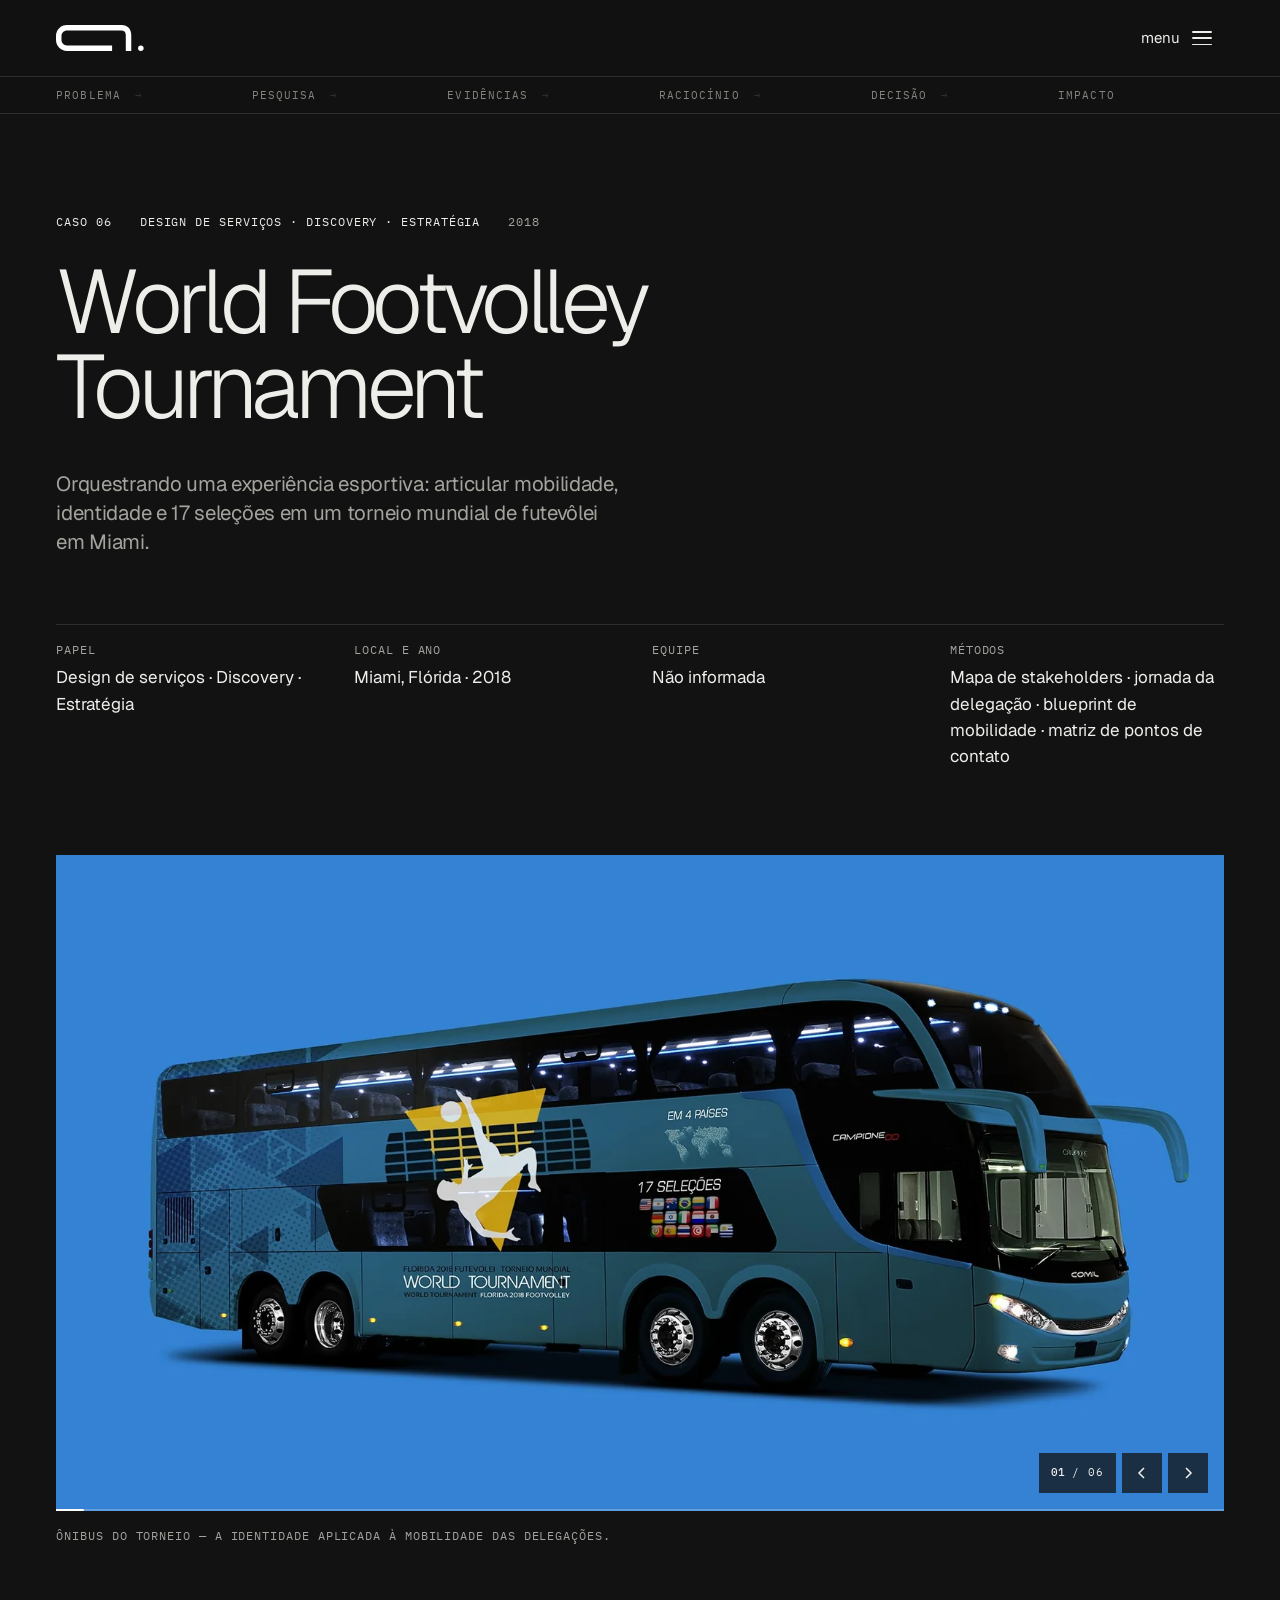
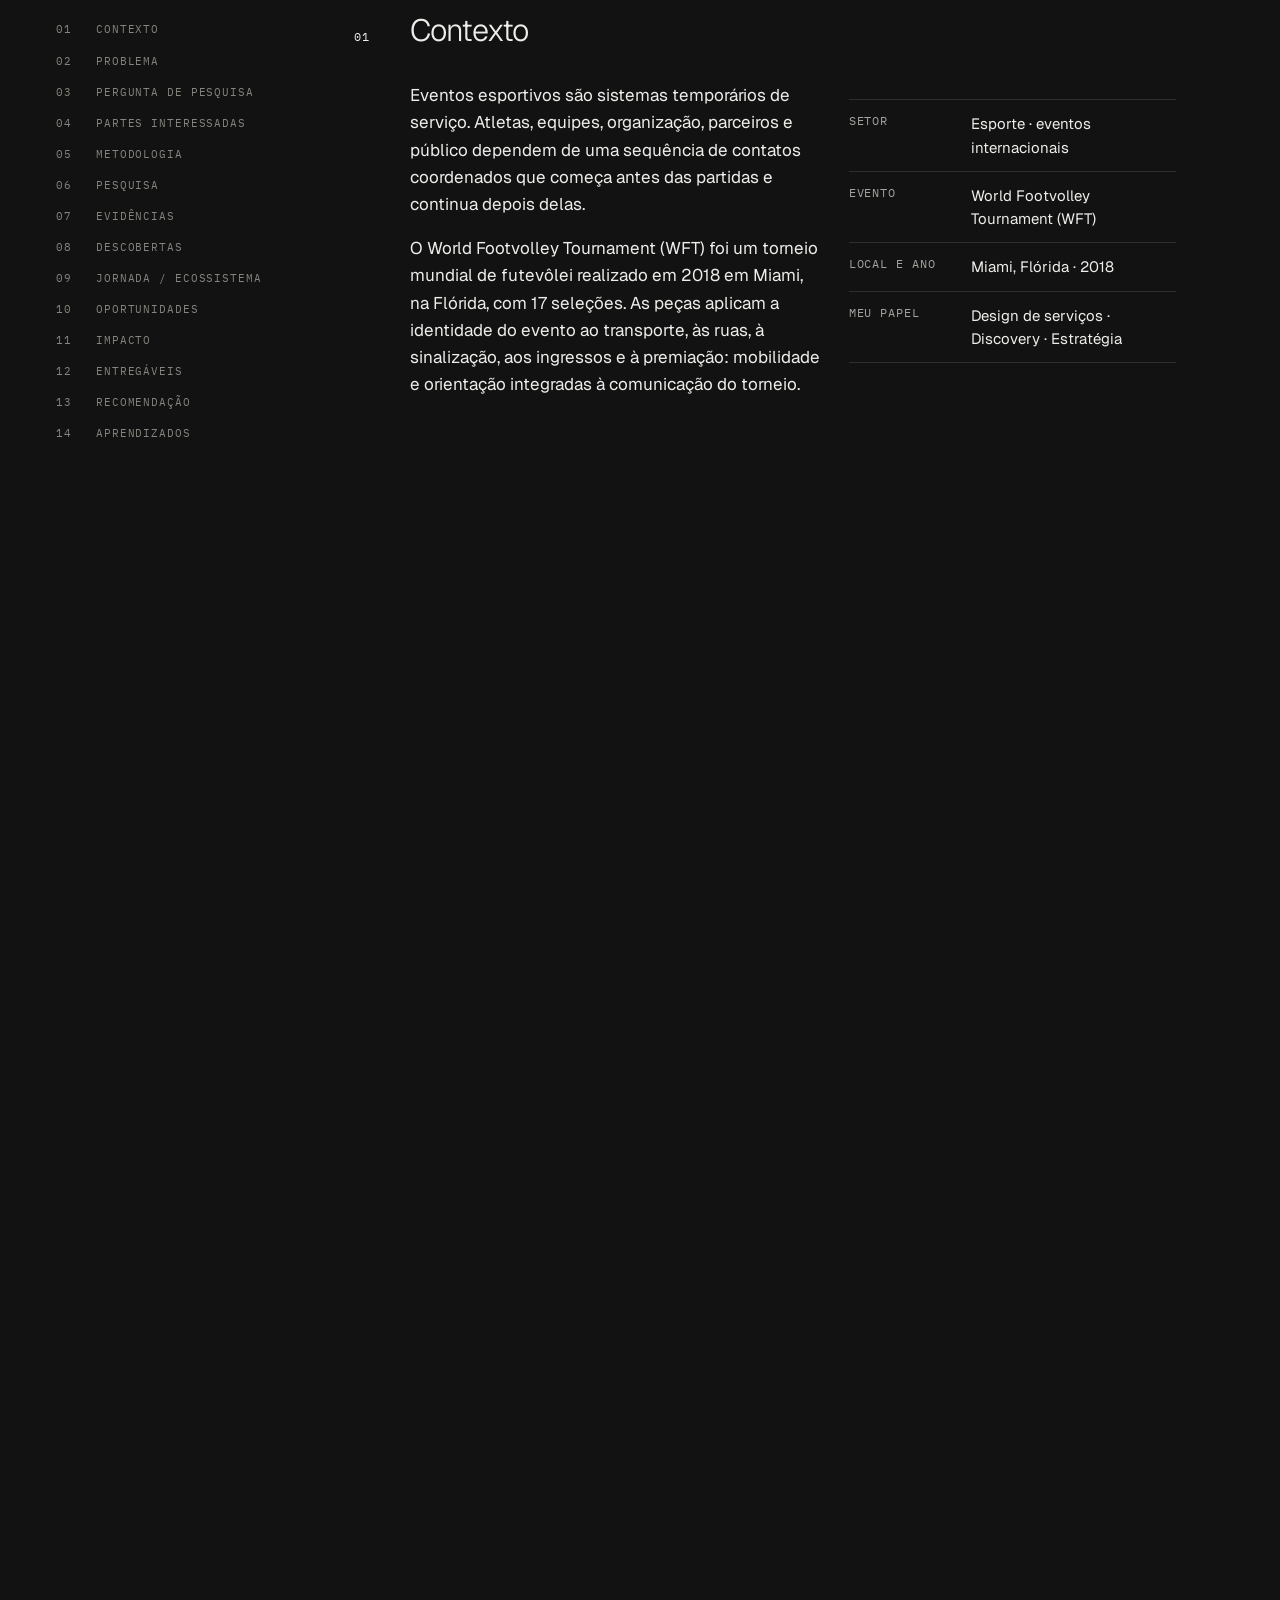
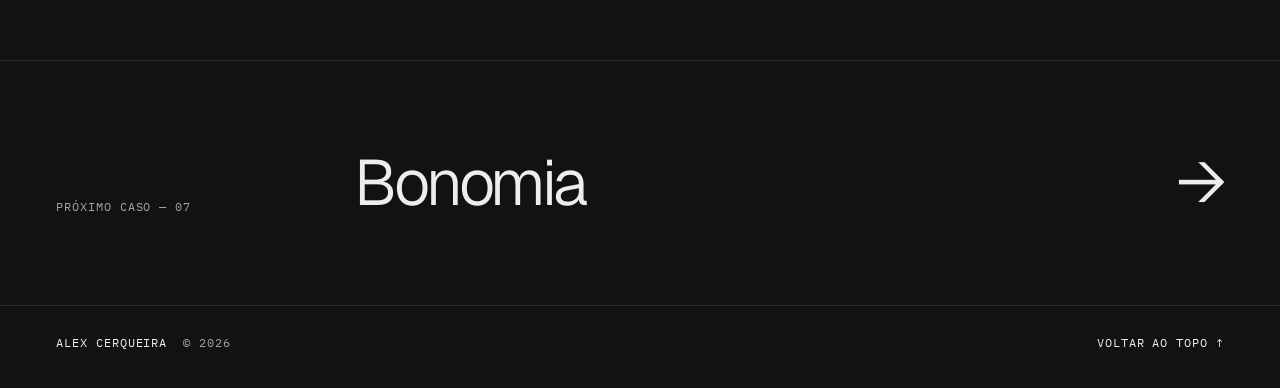
<file: site/wft.html>
<!doctype html>
<html lang="pt-BR" data-theme="dark">
<head>
<meta charset="utf-8">
<meta name="viewport" content="width=device-width, initial-scale=1">
<title>World Footvolley Tournament — Estudo de caso · Alex Cerqueira</title>
<meta name="description" content="World Footvolley Tournament — estudo de caso de Alex Cerqueira em Design de Serviços, Discovery e Estratégia: mobilidade, identidade e 17 seleções em um torneio mundial de futevôlei em Miami, 2018.">
<meta name="theme-color" content="#121212">
<link rel="icon" href="favicon.ico" sizes="any">
<link rel="apple-touch-icon" href="apple-touch-icon.png">
<meta property="og:type" content="article">
<meta property="og:title" content="World Footvolley Tournament — Estudo de caso · Alex Cerqueira">
<meta property="og:description" content="World Footvolley Tournament — estudo de caso de Alex Cerqueira em Design de Serviços, Discovery e Estratégia: mobilidade, identidade e 17 seleções em um torneio mundial de futevôlei em Miami, 2018.">
<link rel="preconnect" href="https://fonts.googleapis.com">
<link rel="preconnect" href="https://fonts.gstatic.com" crossorigin>
<link rel="stylesheet" href="css/nodia.79d37c0baa.css">
<link rel="stylesheet" href="https://fonts.googleapis.com/css2?family=Geist:wght@300..600&amp;family=IBM+Plex+Mono:wght@400;500&amp;display=swap">
<link rel="stylesheet" href="css/wft.f379730893.css">
<script>(function(){var d=document.documentElement;try{d.setAttribute("data-theme",localStorage.getItem("ac-theme2")==="light"?"light":"dark")}catch(e){}if(!window.matchMedia("(prefers-reduced-motion: reduce)").matches)d.classList.add("js")})()</script>
<script src="js/wft.08f7771d62.js" defer></script>
</head>
<body>
<div class="site" data-ref="refRoot">
<header class="hdr">
  <div class="hdr-in">
    <a class="logo" href="index.html" aria-label="Alex Cerqueira — página inicial"><svg class="logo-mark" viewBox="0 0 64 19" role="img" aria-hidden="true" focusable="false"><path d="M8 0H48C52.418 0 55 3.082 55 7.5V19H51V7.26441C51 5.05541 49.709 4 47.5 4H8C5.791 4 4 5.791 4 8V11C4 13.209 5.791 15 8 15H41V19H8C3.582 19 0 15.418 0 11V8C0 3.582 3.582 0 8 0Z"></path><circle cx="62" cy="17" r="2"></circle></svg></a>
    <div class="hdr-end">
      <button class="nd-menu__item menu-tg menu-btn" type="button" aria-controls="mmenu" aria-expanded="false" aria-label="Abrir menu" data-click="toggleMenu"><span class="menu-tx">menu</span><span class="burger" aria-hidden="true"><span class="bl b1"></span><span class="bl b2"></span><span class="bl b3"></span></span></button>
    </div>
  </div>
  <ol class="strip" aria-label="Narrativa do caso">
    <li data-ref="st" data-s="0">Problema<span aria-hidden="true">→</span></li>
    <li data-ref="st" data-s="1">Pesquisa<span aria-hidden="true">→</span></li>
    <li data-ref="st" data-s="2">Evidências<span aria-hidden="true">→</span></li>
    <li data-ref="st" data-s="3">Raciocínio<span aria-hidden="true">→</span></li>
    <li data-ref="st" data-s="4">Decisão<span aria-hidden="true">→</span></li>
    <li data-ref="st" data-s="5">Impacto<span aria-hidden="true">→</span></li>
  </ol>
  <div class="prog" data-ref="refProg" aria-hidden="true"></div>
</header>
<div class="drawer" id="mmenu" data-open="false">
  <div class="drawer-scrim" aria-hidden="true" data-click="closeMenu"></div>
  <nav class="drawer-panel" aria-label="Navegação principal">
    <ul class="nd-menu__list">
      <li class="nd-menu__li"><a class="nd-menu__item" href="index.html" data-click="closeMenu">Home</a></li>
      <li class="nd-menu__li"><a class="nd-menu__item" href="index.html#work" data-click="closeMenu">Trabalhos</a></li>
      <li class="nd-menu__li"><a class="nd-menu__item" href="index.html#approach" data-click="closeMenu">Abordagem</a></li>
      <li class="nd-menu__li"><a class="nd-menu__item" href="index.html#writing" data-click="closeMenu">Artigos</a></li>
      <li class="nd-menu__li"><a class="nd-menu__item" href="index.html#about" data-click="closeMenu">Sobre</a></li>
      <li class="nd-menu__li"><a class="nd-menu__item" href="index.html#contact" data-click="closeMenu">Contato</a></li>
    </ul>
    <div class="drawer-foot">
      <button class="nd-icon-button nd-icon-button--secondary theme-btn" type="button" data-click="toggleTheme" aria-pressed="true" aria-label="Ativar tema claro" title="Ativar tema claro"><span class="nd-icon-button__icon" aria-hidden="true"><svg viewBox="0 0 24 24" focusable="false"><g class="rays"><path d="M12 2.6V.6M7.33 4.53L5.92 3.12M16.67 4.53l1.41-1.41M5.4 9.2H3.4M18.6 9.2h2"></path></g><path class="bulb" d="M8.6 15.2c0-1.4-.5-2.2-1.3-3.1A5.4 5.4 0 0 1 12 3.8a5.4 5.4 0 0 1 4.7 8.3c-.8.9-1.3 1.7-1.3 3.1z"></path><path d="M9.2 18h5.6M9.8 20.6h4.4"></path></svg></span></button>
    </div>
  </nav>
</div>

<main id="main">
<section class="g chero rv" data-ref="rv" aria-labelledby="case-title">
  <p class="meta mono up"><span><span class="sq" aria-hidden="true"></span>Caso 06</span><span>Design de Serviços · Discovery · Estratégia</span><span class="mute">2018</span></p>
  <h1 id="case-title"><span class="ln"><span class="li d1">World Footvolley Tournament</span></span></h1>
  <p class="sum up d2">Orquestrando uma experiência esportiva: articular mobilidade, identidade e 17 seleções em um torneio mundial de futevôlei em Miami.</p>
  <dl class="cmeta up d3">
    <div><dt class="mono">Papel</dt><dd>Design de serviços · Discovery · Estratégia</dd></div>
    <div><dt class="mono">Local e ano</dt><dd>Miami, Flórida · 2018</dd></div>
    <div><dt class="mono">Equipe</dt><dd>Não informada</dd></div>
    <div><dt class="mono">Métodos</dt><dd>Mapa de stakeholders · jornada da delegação · blueprint de mobilidade · matriz de pontos de contato</dd></div>
  </dl>
  <figure class="cfig car mask d3" data-ref="refCar" role="region" aria-roledescription="carrossel" aria-label="Imagens do projeto World Footvolley Tournament — use as setas para navegar" tabindex="0">
    <div class="car-st">
      <img class="cimg on" src="assets/wft-onibus.webp" alt="Ônibus de dois andares com a identidade do World Tournament Florida 2018 Footvolley: atleta em movimento sobre um triângulo amarelo, os textos “Em 4 países” e “17 seleções” com bandeiras e grafismos de triângulos em azul." data-fit="cover" data-pos="50% 50%" data-cap="Ônibus do torneio — a identidade aplicada à mobilidade das delegações." decoding="async" draggable="false">
      <img class="cimg" src="assets/wft-banners.webp" alt="Quatro banners verticais do World Tournament 2018 Footvolley em postes: Brasil, 4º trimestre; EAU, 3º trimestre; Portugal, 2º trimestre; EUA, 1º trimestre — cada um com uma paisagem da cidade e a bandeira do país." data-fit="cover" data-pos="50% 50%" data-cap="Banners de rua — Brasil, EAU, Portugal e EUA, cada país com o seu trimestre." aria-hidden="true" decoding="async" draggable="false">
      <img class="cimg" src="assets/wft-outdoor.webp" alt="Outdoor azul com o texto “Arena a 500 metros”, o logo do World Tournament, uma seta e a foto de um atleta dando uma bicicleta sobre a rede de futevôlei." data-fit="cover" data-pos="50% 50%" data-cap="Sinalização de acesso — “Arena a 500 metros”." aria-hidden="true" decoding="async" draggable="false">
      <img class="cimg" src="assets/wft-tenda.webp" alt="Tenda azul do World Tournament Florida 2018 Footvolley com o logo no teto, painéis com grafismos de triângulos e a foto de um atleta, balcão preto e duas bandeiras verticais com a marca do torneio e a bandeira dos EUA." data-fit="cover" data-pos="50% 50%" data-cap="Tenda do torneio — balcão, bandeiras e painéis com a identidade do evento." aria-hidden="true" decoding="async" draggable="false">
      <img class="cimg" src="assets/wft-ingressos.webp" alt="Dois ingressos do World Tournament 2018 Footvolley, um azul e um amarelo, para Brasil x Argentina em 12 de janeiro de 2018, às 8h, na Arena Central, arquibancada, setor E, com código de barras e canhoto destacável." data-fit="cover" data-pos="50% 50%" data-cap="Ingressos — partida, setor e arena em leitura rápida." aria-hidden="true" decoding="async" draggable="false">
      <img class="cimg" src="assets/wft-trofeu.webp" alt="Troféu de acrílico com o hexágono azul do World Tournament, a medalha de 1º lugar e o texto “Campeão”, sobre uma base de madeira com placa dourada “Brasil”." data-fit="cover" data-pos="50% 50%" data-cap="Troféu de campeão — o encerramento com a mesma identidade." aria-hidden="true" decoding="async" draggable="false">
    </div>
    <canvas class="car-cv" aria-hidden="true"></canvas>
    <div class="car-ui"><span class="car-n mono" aria-hidden="true"><b>01</b> / 06</span><button type="button" class="car-b car-prev" aria-label="Imagem anterior"><svg viewBox="0 0 16 16" width="16" height="16" aria-hidden="true"><path d="M10 3L5 8l5 5" fill="none" stroke="currentColor" stroke-width="1.5"/></svg></button><button type="button" class="car-b car-next" aria-label="Próxima imagem"><svg viewBox="0 0 16 16" width="16" height="16" aria-hidden="true"><path d="M6 3l5 5-5 5" fill="none" stroke="currentColor" stroke-width="1.5"/></svg></button></div>
    <span class="car-bar" aria-hidden="true"><i></i></span>
  </figure>
  <p class="mono mute cap up d4" data-ref="refCap" aria-live="off">Ônibus do torneio — a identidade aplicada à mobilidade das delegações.</p>
</section>

<div class="crun" data-ref="refRun">
<div class="g cbody">
  <nav class="toc" aria-label="Capítulos do caso">
    <ol>
      <li><a href="#c01" data-ref="ix" data-i="1"><span class="tn">01</span>Contexto</a></li>
      <li><a href="#c02" data-ref="ix" data-i="2"><span class="tn">02</span>Problema</a></li>
      <li><a href="#c03" data-ref="ix" data-i="3"><span class="tn">03</span>Pergunta de pesquisa</a></li>
      <li><a href="#c04" data-ref="ix" data-i="4"><span class="tn">04</span>Partes interessadas</a></li>
      <li><a href="#c05" data-ref="ix" data-i="5"><span class="tn">05</span>Metodologia</a></li>
      <li><a href="#c06" data-ref="ix" data-i="6"><span class="tn">06</span>Pesquisa</a></li>
      <li><a href="#c07" data-ref="ix" data-i="7"><span class="tn">07</span>Evidências</a></li>
      <li><a href="#c08" data-ref="ix" data-i="8"><span class="tn">08</span>Descobertas</a></li>
      <li><a href="#c09" data-ref="ix" data-i="9"><span class="tn">09</span>Jornada / Ecossistema</a></li>
      <li><a href="#c10" data-ref="ix" data-i="10"><span class="tn">10</span>Oportunidades</a></li>
      <li><a href="#c11" data-ref="ix" data-i="11"><span class="tn">11</span>Impacto</a></li>
      <li><a href="#c12" data-ref="ix" data-i="12"><span class="tn">12</span>Entregáveis</a></li>
      <li><a href="#c13" data-ref="ix" data-i="13"><span class="tn">13</span>Recomendação</a></li>
      <li><a href="#c14" data-ref="ix" data-i="14"><span class="tn">14</span>Aprendizados</a></li>
    </ol>
  </nav>

  <div class="chs">
  <div class="track" data-ref="refTrack">
    <section class="ch rv" id="c01" data-ref="ch" data-i="1" aria-labelledby="h01">
      <div class="ch-h up"><span class="mono n">01</span><h2 id="h01">Contexto</h2></div>
      <div class="ch-c">
        <div class="wl up d1">
          <p class="body">Eventos esportivos são sistemas temporários de serviço. Atletas, equipes, organização, parceiros e público dependem de uma sequência de contatos coordenados que começa antes das partidas e continua depois delas.</p>
          <p class="body">O World Footvolley Tournament (WFT) foi um torneio mundial de futevôlei realizado em 2018 em Miami, na Flórida, com 17 seleções. As peças aplicam a identidade do evento ao transporte, às ruas, à sinalização, aos ingressos e à premiação: mobilidade e orientação integradas à comunicação do torneio.</p>
        </div>
        <dl class="facts wr up d2">
          <div><dt class="mono">Setor</dt><dd>Esporte · eventos internacionais</dd></div>
          <div><dt class="mono">Evento</dt><dd>World Footvolley Tournament (WFT)</dd></div>
          <div><dt class="mono">Local e ano</dt><dd>Miami, Flórida · 2018</dd></div>
          <div><dt class="mono">Meu papel</dt><dd>Design de serviços · Discovery · Estratégia</dd></div>
        </dl>
      </div>
    </section>
    <section class="ch rv" id="c02" data-ref="ch" data-i="2" aria-labelledby="h02">
      <div class="ch-h up"><span class="mono n">02</span><h2 id="h02">Problema</h2></div>
      <div class="ch-c">
        <p class="state w6 up d1">Como criar continuidade entre experiências que costumam ser fragmentadas?</p>
        <p class="body wf up d2">Em um torneio internacional, informações, deslocamentos, horários, recepção, competição e relacionamento com parceiros tendem a funcionar em separado. Quando cada interação opera isoladamente, a qualidade percebida do evento pode cair mesmo que as partidas ocorram conforme o planejado.</p>
      </div>
    </section>
    <section class="ch rv" id="c03" data-ref="ch" data-i="3" aria-labelledby="h03">
      <div class="ch-h up"><span class="mono n">03</span><h2 id="h03">Pergunta de pesquisa</h2></div>
      <div class="ch-c">
        <p class="mono mute w6 up d1">Questão central</p>
        <p class="state w6 up d2">Como podemos organizar os pontos de contato físicos e informacionais de um torneio internacional para que atletas, equipes, organização e parceiros vivenciem uma experiência clara, coordenada e reconhecível?</p>
        <ol class="subq wf up d3">
          <li><span class="mono mute">Q.01</span><span>Como organizar os pontos de contato físicos e informacionais do torneio?</span></li>
          <li><span class="mono mute">Q.02</span><span>Como coordenar a experiência de atletas, equipes, organização e parceiros?</span></li>
          <li><span class="mono mute">Q.03</span><span>Como tornar o evento reconhecível em cada deslocamento?</span></li>
        </ol>
      </div>
    </section>
    <section class="ch rv" id="c04" data-ref="ch" data-i="4" aria-labelledby="h04">
      <div class="ch-h up"><span class="mono n">04</span><h2 id="h04">Partes interessadas</h2></div>
      <div class="ch-c fit">
        <div class="pl sk up d1">
          <p class="body">O ecossistema de referência inclui atletas, delegações, comissão técnica, organização, fornecedores de transporte, operadores locais, patrocinadores, equipes de apoio, comunicação e espectadores.</p>
          <p class="note">A cena reúne os atores em campo: atletas, arbitragem, imprensa, organização, patrocinadores e público, com Brasil e Argentina em quadra, como no ingresso. Os papéis específicos e a participação de cada um nas decisões do projeto precisam ser comprovados por registros operacionais.</p>
        </div>
        <figure class="persona scene up d2">
          <img src="assets/wft-estadio.webp" alt="Vista aérea da arena do World Tournament Footvolley: quadra de areia com rede, atletas do Brasil e da Argentina em jogo, árbitro na cadeira, tenda azul da organização, cinegrafista, placar com BRA e ARG, faixas com a marca e “17 seleções” e arquibancadas lotadas." decoding="async">
          <span class="chip c1">Atletas · Arbitragem · Público</span><span class="chip c2">Ecossistema em campo</span>
        </figure>
      </div>
    </section>
    <section class="ch rv" id="c05" data-ref="ch" data-i="5" aria-labelledby="h05">
      <div class="ch-h up"><span class="mono n">05</span><h2 id="h05">Metodologia</h2></div>
      <div class="ch-c">
        <ol class="steps wf up d1">
          <li class="on"><span class="mono">01</span><br>Entender</li>
          <li class="on"><span class="mono">02</span><br>Explorar</li>
          <li class="on"><span class="mono">03</span><br>Conectar</li>
          <li class="on"><span class="mono">04</span><br>Projetar</li>
          <li><span class="mono">05</span><br>Validar</li>
        </ol>
        <div class="wf scroll up d2">
          <table class="table">
            <thead><tr><th scope="col">Método</th><th scope="col">Objetivo</th><th scope="col">Base de análise</th><th scope="col">Etapa</th></tr></thead>
            <tbody>
              <tr><td>Mapa de stakeholders</td><td>Identificar quem participa do torneio e como se relaciona</td><td>Atletas, delegações, organização e parceiros</td><td class="mono">Entender</td></tr>
              <tr><td>Jornada da delegação</td><td>Descrever a experiência da confirmação ao encerramento</td><td>Da chegada a Miami ao retorno</td><td class="mono">Explorar</td></tr>
              <tr><td>Blueprint de chegada e deslocamento</td><td>Relacionar o frontstage e o backstage da mobilidade</td><td>Programação, roteiros, fornecedores e horários</td><td class="mono">Conectar</td></tr>
              <tr><td>Matriz de pontos de contato</td><td>Definir princípios para a identidade de serviço</td><td>Veículo, sinalização, comunicação e equipe</td><td class="mono">Projetar</td></tr>
            </tbody>
          </table>
        </div>
      </div>
    </section>
    <section class="ch rv" id="c06" data-ref="ch" data-i="6" aria-labelledby="h06">
      <div class="ch-h up"><span class="mono n">06</span><h2 id="h06">Pesquisa</h2></div>
      <div class="ch-c">
        <div class="wf up d1"><p class="kick mono mute">Números da pesquisa</p><div class="nums">
          <div><p class="v">6</p><p class="mono mute">Pontos de contato com a mesma identidade</p></div>
          <div><p class="v">7</p><p class="mono mute">Etapas na jornada da delegação</p></div>
          <div><p class="v">5</p><p class="mono mute">Temas de pesquisa</p></div>
        </div></div>
        <p class="body wf up d2">As perguntas de pesquisa se concentram nas necessidades de cada grupo: o transporte é previsível? As orientações chegam em diferentes idiomas? Veículos e equipes são fáceis de identificar? Como os horários são geridos e como os parceiros ganham visibilidade?</p>
        <p class="note wf up d3">Na ausência de registros de pesquisa, esses temas são questões de Discovery, e não achados empíricos confirmados. Entrevistas, horas de campo e participantes não foram informados.</p>
      </div>
    </section>
    <section class="ch rv" id="c07" data-ref="ch" data-i="7" aria-labelledby="h07">
      <div class="ch-h up"><span class="mono n">07</span><h2 id="h07">Evidências</h2></div>
      <div class="ch-c">
        <div class="ev wf">
          <blockquote class="up d1"><p>“World Tournament · Florida 2018 Footvolley”</p><span class="mono mute">E.01 — Ônibus · identificação</span></blockquote>
          <blockquote class="up d2"><p>“Em 4 países” · “17 seleções”, com as bandeiras</p><span class="mono mute">E.02 — Ônibus · escopo comunicado</span></blockquote>
          <blockquote class="k up d3"><p>A mesma identidade no ônibus, nos banners, na sinalização, na tenda, nos ingressos e no troféu</p><span class="mono mute">E.03 — Observação · sistema de pontos de contato</span></blockquote>
          <blockquote class="up d1"><p>“Arena a 500 metros”</p><span class="mono mute">E.04 — Outdoor · sinalização de acesso</span></blockquote>
          <blockquote class="up d2"><p>“Brasil x Argentina · 12 de janeiro de 2018 · Arena Central · Arquibancada, setor E”</p><span class="mono mute">E.05 — Ingresso</span></blockquote>
          <blockquote class="up d3"><p>“Brasil · 4º trimestre”, “EAU · 3º”, “Portugal · 2º”, “EUA · 1º”</p><span class="mono mute">E.06 — Banners de rua</span></blockquote>
        </div>
        <p class="note wf up d4">As peças mostram a intenção de tornar mobilidade, orientação e acesso parte da experiência do evento, mas não comprovam que operaram em campo nem que foram avaliadas por participantes.</p>
      </div>
    </section>
    <section class="ch rv" id="c08" data-ref="ch" data-i="8" aria-labelledby="h08">
      <div class="ch-h up"><span class="mono n">08</span><h2 id="h08">Descobertas</h2></div>
      <div class="ch-c">
        <ol class="ins wf">
          <li class="up d1"><span class="mono mute">I.01</span><div><h3>Transporte e orientação fazem parte do produto-evento; não são um apoio invisível.</h3><p class="mono mute">Evidências · E.03 · E.04</p></div></li>
          <li class="up d2"><span class="mono mute">I.02</span><div><h3>Um veículo reconhecível cumpre funções simultâneas: logística, sinalização, pertencimento e exposição de marca.</h3><p class="mono mute">Evidências · E.01 · E.04</p></div></li>
          <li class="up d3"><span class="mono mute">I.03</span><div><h3>Ao integrar identidade e serviço, do transporte ao ingresso, o evento cria uma experiência mais contínua para os participantes.</h3><p class="mono mute">Evidências · E.03 · E.05</p></div></li>
        </ol>
      </div>
    </section>
    <section class="ch rv" id="c09" data-ref="ch" data-i="9" aria-labelledby="h09">
      <div class="ch-h up"><span class="mono n">09</span><h2 id="h09">Jornada / Ecossistema</h2></div>
      <div class="ch-c">
        <div class="wf scroll rv anim" data-ref="rv" role="region" aria-label="Mapa de jornada (role horizontalmente)" tabindex="0">
          <div class="jm">
            <div class="rh k0">Etapa</div><div class="hd k1">Confirmar participação</div><div class="hd k2">Chegar e ser recebido</div><div class="hd k3">Deslocar-se</div><div class="hd k4">Credenciar e acessar</div><div class="hd k5">Competir e retornar</div>
            <div class="rh k0">Ações</div><div class="k1">Confirma a seleção e recebe as informações</div><div class="k2">É recebido em Miami</div><div class="k3">Embarca no transporte do torneio</div><div class="k4">Retira a credencial e acessa a arena</div><div class="k5">Joga, retorna e encerra a participação</div>
            <div class="rh k0">Perguntas</div><div class="k1">O que preciso saber antes de viajar?</div><div class="k2">Quem me recebe e onde?</div><div class="k3">Qual é o meu ônibus e o horário?</div><div class="k4">Onde me credencio e por onde entro?</div><div class="k5">Como volto e o que vem depois?</div>
            <div class="rh k0">Experiência</div>
            <div class="curve k1"><svg viewBox="0 0 1000 110" preserveAspectRatio="xMidYMid meet" aria-hidden="true"><line class="base lb k1" x1="0" y1="55" x2="1000" y2="55"></line><path class="line dr k2" pathLength="1" d="M100 40 C200 30 230 50 300 70 S460 100 500 92 S640 40 700 38 S860 20 900 24"></path><path class="flow fl-c k10" pathLength="1" d="M100 40 C200 30 230 50 300 70 S460 100 500 92 S640 40 700 38 S860 20 900 24"></path><circle class="pt pop k2" cx="100" cy="40" r="5"></circle><circle class="pt pop k4" cx="300" cy="70" r="5"></circle><circle class="halo" cx="500" cy="92" r="5"></circle><circle class="pt pop k6 acc" cx="500" cy="92" r="5"></circle><circle class="pt pop k8" cx="700" cy="38" r="5"></circle><circle class="pt pop k10" cx="900" cy="24" r="5"></circle></svg></div>
            <div class="rh k0">Barreiras</div><div class="k1">Informação dispersa</div><div class="k2">Idioma e orientação</div><div class="k3">Esperas e transferências</div><div class="k4">Filas e acessos pouco claros</div><div class="k5">Atrasos e mudanças de programação</div>
            <div class="rh k0">Oportunidades</div><div class="k1">Informação centralizada</div><div class="k2">Orientação multilíngue</div><div class="k3">Veículo reconhecível e horários visíveis</div><div class="k4">Sinalização padronizada</div><div class="k5">Tratamento de exceções</div>
          </div>
        </div>
        <p class="note wf up d2">Curva ilustrativa da experiência esperada, sem dados medidos. Frontstage: comunicação, sinalização, equipe e veículo. Backstage: programação, roteiros, fornecedores, coordenação de horários e contingências. Das etapas, estão materializados o transporte, a sinalização de acesso, o ingresso e a premiação.</p>
      </div>
    </section>
    <section class="ch rv" id="c10" data-ref="ch" data-i="10" aria-labelledby="h10">
      <div class="ch-h up"><span class="mono n">10</span><h2 id="h10">Oportunidades</h2></div>
      <div class="ch-c">
        <ul class="opp wf">
          <li class="up d1"><span class="mono mute">O.01 · I.01</span><p>Como podemos centralizar a informação para delegações e equipes?</p></li>
          <li class="up d2"><span class="mono mute">O.02 · I.02</span><p>Como podemos padronizar visualmente os pontos de contato do torneio?</p></li>
          <li class="up d1"><span class="mono mute">O.03 · I.03</span><p>Como podemos deixar claras as responsabilidades e tratar exceções, como atrasos e mudanças de programação?</p></li>
          <li class="up d2"><span class="mono mute">O.04 · I.01</span><p>Como podemos oferecer linguagem e orientação acessíveis a públicos internacionais?</p></li>
        </ul>
      </div>
    </section>
    <section class="ch rv" id="c11" data-ref="ch" data-i="11" aria-labelledby="h11">
      <div class="ch-h up"><span class="mono n">11</span><h2 id="h11">Impacto</h2></div>
      <div class="ch-c">
        <div class="wf up d1"><p class="kick mono mute">Números de impacto</p><div class="impact">
          <div><p class="v">17</p><p class="mono mute">Seleções nacionais aderiram ao torneio · adoção</p></div>
          <div><p class="v">12.000</p><p class="mono mute">Pessoas de público médio · engajamento</p></div>
          <div><p class="v">28</p><p class="mono mute">Partidas disputadas</p></div>
          <div><p class="v">14</p><p class="mono mute">Dias de torneio</p></div>
        </div></div>
        <div class="two up d2">
          <p class="body">Em 14 dias de torneio em Miami, em 2018, 17 seleções nacionais disputaram 28 partidas, com público médio de 12.000 pessoas. No design, isso pedia um sistema de pontos de contato com uma só identidade, do ônibus ao troféu, legível tanto para as delegações quanto para quem assistia. Os 6 pontos de contato e as 7 etapas da jornada são números da pesquisa e ficam no capítulo 06.</p>
          <p class="body">Público, partidas e duração informados pelo autor. Patrocínio, receita e satisfação não foram registrados e não são reivindicados.</p>
        </div>
      </div>
    </section>
    <section class="ch rv" id="c12" data-ref="ch" data-i="12" aria-labelledby="h12">
      <div class="ch-h up"><span class="mono n">12</span><h2 id="h12">Entregáveis</h2></div>
      <div class="ch-c">
        <ol class="ins wf">
          <li class="up d1"><span class="mono mute">ENT.01</span><div><h3>Identidade aplicada ao ônibus de transporte das delegações</h3><p class="mono mute">Formato · ponto de contato físico · Operação não informada</p></div></li>
          <li class="up d2"><span class="mono mute">ENT.02</span><div><h3>Banners de rua para Brasil, EAU, Portugal e EUA, com o trimestre de cada país</h3><p class="mono mute">Formato · comunicação urbana · Implantação não informada</p></div></li>
          <li class="up d3"><span class="mono mute">ENT.03</span><div><h3>Sinalização de acesso à arena, tenda com bandeiras, ingressos e troféu de campeão</h3><p class="mono mute">Formato · orientação, ambientação, acesso e premiação · Produção não informada</p></div></li>
        </ol>
      </div>
    </section>
    <section class="ch rv" id="c13" data-ref="ch" data-i="13" aria-labelledby="h13">
      <div class="ch-h up"><span class="mono n">13</span><h2 id="h13">Recomendação</h2></div>
      <div class="ch-c">
        <div class="wf scroll up d1">
          <table class="table">
            <thead><tr><th scope="col">Frente</th><th scope="col">Recomendação</th><th scope="col">Indicador</th><th scope="col">Base</th></tr></thead>
            <tbody>
              <tr><td class="mono">F1</td><td>Desenhar um blueprint da mobilidade e identificar os momentos críticos de espera e transferência</td><td>Pontualidade e erros de deslocamento</td><td class="mono mute">O.03 · I.01</td></tr>
              <tr><td class="mono">F2</td><td>Definir comunicação multicanal, com orientações consistentes no físico e no digital</td><td>Solicitações de suporte</td><td class="mono mute">O.01 · O.04</td></tr>
              <tr><td class="mono">F3</td><td>Padronizar a identidade de serviço em veículos, sinalização e equipe</td><td>Satisfação das delegações</td><td class="mono mute">O.02 · I.02</td></tr>
            </tbody>
          </table>
        </div>
        <p class="body wf up d3">Numa próxima edição, esses indicadores mostrariam se a coordenação da mobilidade se traduz em uma experiência mais clara para as delegações.</p>
      </div>
    </section>
    <section class="ch rv" id="c14" data-ref="ch" data-i="14" aria-labelledby="h14">
      <div class="ch-h up"><span class="mono n">14</span><h2 id="h14">Aprendizados</h2></div>
      <div class="ch-c">
        <div class="wl up d1"><p class="mono mute" style="margin-bottom: 12px">O que aprendi</p><p class="body">Service Design amplia a pergunta de “como o evento deve parecer?” para “como suas partes precisam funcionar juntas?”.</p></div>
        <div class="wr up d2"><p class="mono mute" style="margin-bottom: 12px">O que levo adiante</p><p class="body">A qualidade de um torneio não depende apenas do espetáculo esportivo, mas das transições e dependências que tornam a experiência possível.</p></div>
      </div>
    </section>
  </div>
  </div>
</div>
</div>

<nav class="g next rv" data-ref="rv" aria-label="Próximo caso">
  <p class="mono mute a up">Próximo caso — 07</p>
  <a class="up d1" href="bonomia.html"><span class="ul">Bonomia</span><span class="arr e" aria-hidden="true">→</span></a>
</nav>
</main>

<footer class="g ftr">
  <p class="mono f1"><span>Alex Cerqueira</span><span class="mute">© 2026</span></p>
  <a class="mono f5" href="#main"><span class="ul">Voltar ao topo</span> <span class="arr n" aria-hidden="true">↑</span></a>
</footer>
</div>
</body>
</html>
</file>
<file: site/css/nodia.79d37c0baa.css>
/*
 * NodIA design system v0.1.0 — https://github.com/alex-cerqueira/NodIA (commit 898da6d, licença MIT)
 * Cópia vendorizada, sem edições: tokens.css + base.css + os componentes Link e Icon Button (01-actions.css) e Menu / Menu Item (03-navigation.css).
 * O portfólio lê as cores, a tipografia, o espaçamento e o movimento destes tokens; para atualizar,
 * gere este arquivo de novo a partir do repositório em vez de editá-lo aqui.
 */

/* ---- tokens.css ---- */
/*
 * Nodia — tokens
 * Fonte: variáveis do Figma (coleções Primitives, Color, Spacing e Radius) e estilos de texto.
 * Tema: use data-theme="light" ou "dark" em qualquer ancestral (ex.: <html>).
 * Sem data-theme, o padrão é escuro (case Nodia), ou claro se o sistema preferir claro.
 */

:root {
  /* Primitives */
  --nodia-neutral-paper: #F8F8F6;
  --nodia-neutral-paper-2: #EFEFEB;
  --nodia-neutral-ink: #171717;
  --nodia-neutral-ink-2: #3A3A38;
  --nodia-neutral-mute: #666666;
  --nodia-neutral-faint: #8A8A85;
  --nodia-neutral-line: #DADAD6;
  --nodia-neutral-fab: #E6E6E2;
  --nodia-neutral-white: #FFFFFF;
  --nodia-neutral-logo-light: #0F1010;
  --nodia-neutral-night: #121212;
  --nodia-neutral-night-2: #1D1D1C;
  --nodia-neutral-night-text: #EDEDEA;
  --nodia-neutral-night-text-2: #CFCFCB;
  --nodia-neutral-night-mute: #A3A39E;
  --nodia-neutral-night-faint: #85857F;
  --nodia-neutral-night-line: #2E2E2C;
  --nodia-neutral-night-fab: #262624;
  --nodia-blue-600: #3155E7;
  --nodia-blue-300: #7D95FF;
  --nodia-red-600: #C62828;
  --nodia-red-300: #FF8A80;
  --nodia-green-700: #2E7D32;
  --nodia-green-300: #7BD88F;
  --nodia-amber-700: #9A5B00;
  --nodia-amber-300: #F5C46B;

  /* Spacing */
  --space-1: 4px;
  --space-2: 8px;
  --space-3: 12px;
  --space-4: 16px;
  --space-5: 24px;
  --space-6: 32px;
  --space-7: 48px;
  --space-8: 64px;

  /* Radius */
  --radius-none: 0;
  --radius-sm: 4px;
  --radius-md: 8px;
  --radius-lg: 22px;
  --radius-full: 999px;

  /* Tipografia (estilos de texto do Figma) */
  --font-sans: 'Geist', 'Helvetica Neue', Helvetica, Arial, sans-serif;
  --font-mono: 'IBM Plex Mono', ui-monospace, Menlo, monospace;
  --font-display-xl: 500 88px/92px var(--font-sans);
  --font-display-lg: 500 64px/68px var(--font-sans);
  --font-heading-h1: 500 40px/46px var(--font-sans);
  --font-heading-h2: 500 32px/38px var(--font-sans);
  --font-heading-h3: 500 24px/30px var(--font-sans);
  --font-heading-h4: 600 19px/26px var(--font-sans);
  --font-body-lg: 400 17px/26px var(--font-sans);
  --font-body-md: 400 15px/24px var(--font-sans);
  --font-body-sm: 400 14px/20px var(--font-sans);
  --font-mono-md: 400 13px/20px var(--font-mono);
  --font-label-mono: 500 11px/16px var(--font-mono);
  --font-caption-mono: 400 10.5px/14px var(--font-mono);
  --ls-display-xl: -0.03em;
  --ls-display-lg: -0.025em;
  --ls-heading-h1: -0.015em;
  --ls-heading-h2: -0.01em;
  --ls-heading-h3: -0.005em;
  --ls-label-mono: 0.08em;
  --ls-caption-mono: 0.06em;

  /* Movimento (referência do portfólio; não é variável no Figma) */
  --ease: cubic-bezier(0.2, 0.7, 0.1, 1);
  --ease-2: cubic-bezier(0.65, 0, 0.35, 1);
  --dur-1: 0.15s;
  --dur-2: 0.3s;

  /* Sombra (estilo de efeito shadow/overlay) */
  --shadow-overlay: 0 12px 32px rgba(0, 0, 0, 0.18);
}

/* Tema escuro: padrão */
:root,
[data-theme='dark'] {
  color-scheme: dark;
  --bg: var(--nodia-neutral-night);
  --bg-subtle: var(--nodia-neutral-night-2);
  --bg-raised: var(--nodia-neutral-night-fab);
  --ink: var(--nodia-neutral-night-text);
  --ink-2: var(--nodia-neutral-night-text-2);
  --mute: var(--nodia-neutral-night-mute);
  --faint: var(--nodia-neutral-night-faint);
  --line: var(--nodia-neutral-night-line);
  --accent: var(--nodia-blue-300);
  --accent-on: var(--nodia-neutral-night);
  --logo-ink: var(--nodia-neutral-white);
  --danger: var(--nodia-red-300);
  --success: var(--nodia-green-300);
  --warning: var(--nodia-amber-300);
}

/* Tema claro */
[data-theme='light'] {
  color-scheme: light;
  --bg: var(--nodia-neutral-paper);
  --bg-subtle: var(--nodia-neutral-paper-2);
  --bg-raised: var(--nodia-neutral-fab);
  --ink: var(--nodia-neutral-ink);
  --ink-2: var(--nodia-neutral-ink-2);
  --mute: var(--nodia-neutral-mute);
  --faint: var(--nodia-neutral-faint);
  --line: var(--nodia-neutral-line);
  --accent: var(--nodia-blue-600);
  --accent-on: var(--nodia-neutral-white);
  --logo-ink: var(--nodia-neutral-logo-light);
  --danger: var(--nodia-red-600);
  --success: var(--nodia-green-700);
  --warning: var(--nodia-amber-700);
}

/* Sem data-theme: segue o sistema quando ele preferir claro */
@media (prefers-color-scheme: light) {
  :root:not([data-theme]) {
    color-scheme: light;
    --bg: var(--nodia-neutral-paper);
    --bg-subtle: var(--nodia-neutral-paper-2);
    --bg-raised: var(--nodia-neutral-fab);
    --ink: var(--nodia-neutral-ink);
    --ink-2: var(--nodia-neutral-ink-2);
    --mute: var(--nodia-neutral-mute);
    --faint: var(--nodia-neutral-faint);
    --line: var(--nodia-neutral-line);
    --accent: var(--nodia-blue-600);
    --accent-on: var(--nodia-neutral-white);
    --logo-ink: var(--nodia-neutral-logo-light);
    --danger: var(--nodia-red-600);
    --success: var(--nodia-green-700);
    --warning: var(--nodia-amber-700);
  }
}

/* ---- base.css ---- */
/* Nodia — base: reset mínimo e utilitários compartilhados pelos componentes. */
.nd-root, .nd-root *, [class^='nd-'], [class*=' nd-'] { box-sizing: border-box; }

.nd-root {
  background: var(--bg);
  color: var(--ink);
  font: var(--font-body-md);
}

/* Foco visível padrão (WCAG 2.4.7). O Figma ainda não define estado de foco para todos os componentes. */
.nd-focusable:focus-visible,
:where([class^='nd-'], [class*=' nd-']):focus-visible,
:where([class^='nd-'], [class*=' nd-']) :focus-visible {
  outline: 2px solid var(--accent);
  outline-offset: 2px;
}

.nd-visually-hidden {
  position: absolute; width: 1px; height: 1px; margin: -1px; padding: 0;
  overflow: hidden; clip: rect(0 0 0 0); white-space: nowrap; border: 0;
}

@media (prefers-reduced-motion: reduce) {
  [class^='nd-'], [class*=' nd-'] { transition-duration: 1ms !important; animation-duration: 1ms !important; }
}

/* ---- components: Icon Button ---- */
/* Icon Button */
.nd-icon-button {
  display: inline-flex; align-items: center; justify-content: center;
  width: 40px; height: 40px; padding: 0; border: 0; cursor: pointer;
  border-radius: var(--radius-sm); color: var(--ink); background: transparent;
  font: var(--font-heading-h4);
  transition: opacity var(--dur-1) var(--ease), background-color var(--dur-1) var(--ease);
}
.nd-icon-button--primary { background: var(--accent); color: var(--accent-on); }
.nd-icon-button--primary:hover:not(:disabled) { opacity: 0.88; }
.nd-icon-button--secondary { box-shadow: inset 0 0 0 1px var(--line); }
.nd-icon-button--secondary:hover:not(:disabled),
.nd-icon-button--ghost:hover:not(:disabled) { background: var(--bg-subtle); }
.nd-icon-button:disabled { opacity: 0.4; cursor: not-allowed; }
.nd-icon-button__icon { display: inline-flex; line-height: 1; }

/* ---- components: Link ---- */
/* Link */
.nd-link {
  font: var(--font-body-md); color: var(--ink);
  text-decoration: underline; text-underline-offset: 3px;
  transition: color var(--dur-1) var(--ease);
}
.nd-link:hover { color: var(--accent); }
.nd-link--disabled { opacity: 0.4; cursor: not-allowed; pointer-events: none; }

/* ---- components: Menu / Menu Item ---- */
/* Menu */
.nd-menu { width: 220px; max-width: 100%; padding: var(--space-2); background: var(--bg); border-radius: var(--radius-md); box-shadow: inset 0 0 0 1px var(--line); }
.nd-menu__list { display: flex; flex-direction: column; gap: var(--space-1); list-style: none; margin: 0; padding: 0; }
.nd-menu__item {
  display: flex; width: 100%; align-items: center; text-align: left; border: 0; cursor: pointer; text-decoration: none;
  padding: var(--space-2) var(--space-3); border-radius: var(--radius-sm); background: transparent; color: var(--ink); font: var(--font-body-md);
  transition: background-color var(--dur-1) var(--ease);
}
.nd-menu__item:hover:not(:disabled) { background: var(--bg-subtle); }
.nd-menu__item--active { background: var(--bg-subtle); color: var(--accent); }
.nd-menu__item:disabled { opacity: 0.4; cursor: not-allowed; }
</file>
<file: site/css/styles.077894953b.css>
:root{--hdr:rgba(248,248,246,.88);--logo:#4A4A48;--ease:cubic-bezier(.16,1,.3,1);--gx:clamp(20px,4.4vw,72px);--gut:24px}
[hidden]{display:none !important}
html{color-scheme:light}
html[data-theme="dark"]{color-scheme:dark}
html{scroll-behavior:smooth;-webkit-text-size-adjust:100%}
body{margin:0;background:var(--bg);color:var(--ink);font-family:var(--font-sans);font-size:17px;line-height:1.55;-webkit-font-smoothing:antialiased;text-rendering:optimizeLegibility}
a{color:var(--ink);text-decoration:none}a:hover{color:var(--ink)}
*,*::before,*::after{box-sizing:border-box}
::selection{background:var(--ink);color:var(--bg)}
:focus-visible{outline:1.5px solid var(--accent);outline-offset:5px}
h1,h2,h3,p,ul,ol,figure,dl,dd{margin:0}
ul,ol{padding:0;list-style:none}
button{font:inherit;color:inherit;background:none;border:0;padding:0;cursor:pointer;text-align:left}

.site{position:relative;overflow-x:clip;background:var(--bg);color:var(--ink);min-height:100vh;transition:background-color 500ms var(--ease),color 500ms var(--ease)}
html[data-theme="dark"]{--hdr:rgba(18,18,18,.86);--logo:#2B2B29}
html[data-theme="dark"] ::selection{background:var(--ink);color:var(--bg)}
.theme-btn svg{display:block;width:28px;height:28px;fill:none;stroke:currentColor;stroke-width:1.5;stroke-linecap:round;stroke-linejoin:round}
.theme-btn .bulb{transition:fill 400ms var(--ease)}
html[data-theme="dark"] .theme-btn .bulb{fill:currentColor}
.theme-btn .rays{transition:opacity 400ms var(--ease),transform 500ms var(--ease);transform-box:view-box;transform-origin:12px 9.2px}
html[data-theme="light"] .theme-btn .rays{opacity:.9}
html[data-theme="dark"] .theme-btn .rays{opacity:1;transform:scale(1.08)}
/* opening: 15 dice fall and settle (pre-rendered video), then the quote, then the site */
/* intro (home, first visit of the tab): the quote on the left, the dice falling where the hero cube lives; the site comes in around them,
   the dice gather into one die, and that die (rendered in the cube's exact pose and size) melts into the cube */
.intro{position:fixed;inset:0;z-index:200;display:none}
html.intro-on .intro{display:block}
html.intro-on:not(.intro-b),html.intro-on:not(.intro-b) body{overflow:hidden}
html.intro-on{scrollbar-gutter:stable}
html.intro-on.intro-b .intro{pointer-events:none}
.intro-q{--qs:clamp(24px,2.3vw,38px);position:absolute;left:var(--gx);top:50%;width:min(42vw,600px);margin:0;opacity:0;transform:translateY(calc(-50% + 14px));transition:opacity 1000ms var(--ease) 250ms,transform 1000ms var(--ease) 250ms}
.intro.play .intro-q{opacity:1;transform:translateY(-50%)}
html.intro-b .intro .intro-q{opacity:0;transform:translateY(calc(-50% - 10px));transition:opacity 600ms var(--ease),transform 600ms var(--ease)}
.intro-q blockquote{position:relative;margin:0;padding-left:calc(var(--qs) * 1.2)}
.intro-q blockquote::before{content:"\201C";position:absolute;left:0;top:calc(var(--qs) * -.12);font-size:calc(var(--qs) * 1.5);line-height:1;font-weight:500;color:rgb(163,163,158)}
.intro-q blockquote::after{content:"";position:absolute;left:calc(var(--qs) * .2);top:calc(var(--qs) * 1.05);bottom:calc(var(--qs) * .2);width:2px;background:rgba(163,163,158,.5)}
.intro-q p{font-size:var(--qs);line-height:1.32;letter-spacing:-.025em;font-weight:330;color:rgb(237,237,234)}
.intro-q figcaption{margin-top:calc(var(--qs) * .9);padding-left:calc(var(--qs) * 1.2);font-size:clamp(16px,1.25vw,19px);color:rgb(237,237,234)}
.intro-skip{position:absolute;right:var(--gx);bottom:var(--space-5);min-height:40px;padding:var(--space-2) var(--space-3);font-family:var(--font-mono);font-size:11px;letter-spacing:.08em;text-transform:uppercase;color:rgb(163,163,158);transition:color var(--dur-1) var(--ease),opacity 400ms var(--ease)}
.intro-skip:hover,.intro-skip:focus-visible{color:rgb(237,237,234)}
html.intro-b .intro-skip{opacity:0;visibility:hidden}
.dice{position:fixed;inset:0;z-index:0;display:none;pointer-events:none;overflow:hidden}
html.intro-on .dice{display:block}
.dice-v{position:absolute;left:0;top:0;width:0;height:0;opacity:0;transition:opacity 500ms var(--ease);
  -webkit-mask-image:linear-gradient(to right,transparent,#000 7%,#000 93%,transparent),linear-gradient(to bottom,transparent,#000 9%,#000 91%,transparent);-webkit-mask-composite:source-in;
  mask-image:linear-gradient(to right,transparent,#000 7%,#000 93%,transparent),linear-gradient(to bottom,transparent,#000 9%,#000 91%,transparent);mask-composite:intersect}
.dice.play .dice-v{opacity:1}
html.intro-d .dice .dice-v{opacity:0;transition:opacity 1000ms var(--ease)}
html.intro-on .hdr{transition:opacity 700ms var(--ease),background-color 500ms var(--ease)}
html.intro-on .layer{transition:opacity 700ms var(--ease)}
html.intro-on:not(.intro-b) .hdr,html.intro-on:not(.intro-b) .layer{opacity:0;visibility:hidden}
html.intro-on .net,html.intro-on .m-hero canvas{opacity:0}
html.intro-d .net,html.intro-d .m-hero canvas{opacity:1;transition:opacity 1000ms var(--ease)}
html.intro-fast .dice .dice-v,html.intro-fast .net,html.intro-fast .m-hero canvas,html.intro-fast .hdr,html.intro-fast .layer{transition-duration:300ms}
@media (max-width:680px){
  .intro-q{--qs:24px;top:auto;right:var(--gx);width:auto;transform:translateY(14px)}
  .intro.play .intro-q{transform:none}
  html.intro-b .intro .intro-q{transform:translateY(-10px)}
}
.net{position:fixed;inset:0;width:100%;height:100%;z-index:0;pointer-events:none;display:block}
.layer{position:relative;z-index:1}
.g{display:grid;grid-template-columns:repeat(12,minmax(0,1fr));column-gap:var(--gut);padding-inline:var(--gx)}
.mono{font-family:var(--font-mono);font-size:11px;line-height:1.5;letter-spacing:.06em;text-transform:uppercase;font-weight:400}
.mute{color:var(--mute)}
.eyebrow{display:flex;gap:14px;align-items:baseline;font-family:var(--font-mono);font-size:11px;letter-spacing:.06em;text-transform:uppercase;color:var(--mute)}
.eyebrow b{font-weight:400;color:var(--ink)}
.ph{font-family:var(--font-mono);font-size:10px;letter-spacing:.06em;text-transform:uppercase;color:var(--faint)}
.skip{position:absolute;left:var(--gx);top:-60px;z-index:100;background:var(--ink);color:var(--bg);padding:10px 14px}
.skip:focus{top:12px;color:var(--bg)}

/* micro-interactions */
.ul{position:relative;display:inline-block}
.ul::after{content:"";position:absolute;left:0;right:0;bottom:-2px;height:1px;background:currentColor;transform:scaleX(0);transform-origin:right;transition:transform 500ms var(--ease)}
a:hover .ul::after,a:focus-visible .ul::after,button:hover .ul::after{transform:scaleX(1);transform-origin:left}
.arr{display:inline-block;transition:transform 500ms var(--ease)}
a:hover .arr.se,a:focus-visible .arr.se{transform:translate(5px,5px)}
a:hover .arr.ne,a:focus-visible .arr.ne{transform:translate(5px,-5px)}
a:hover .arr.n,a:focus-visible .arr.n{transform:translateY(-6px)}

/* reveal language: line mask, rise, wipe */
.ln{display:block;overflow:hidden;padding-bottom:.1em;margin-bottom:-.1em}
.li{display:block;transition:transform 1000ms var(--ease);transition-delay:calc(var(--d,0) * 80ms)}
.up{transition:opacity 900ms var(--ease),transform 900ms var(--ease);transition-delay:calc(var(--d,0) * 80ms)}
.wipe{transition:clip-path 1200ms var(--ease-2);transition-delay:calc(var(--d,0) * 80ms)}
.d1{--d:1}.d2{--d:2}.d3{--d:3}.d4{--d:4}.d5{--d:5}.d6{--d:6}.d7{--d:7}
.js .rv:not(.is-in) .li{transform:translateY(110%)}
.js .rv:not(.is-in) .up,.js .up.rv:not(.is-in){opacity:0;transform:translateY(14px)}
.js .rv:not(.is-in) .wipe,.js .wipe.rv:not(.is-in){clip-path:inset(100% 0 0 0)}

/* header */
.hdr{position:fixed;top:0;left:0;right:0;z-index:60;transition:background-color 500ms var(--ease)}
.hdr-in{display:flex;align-items:center;justify-content:space-between;gap:var(--space-5);padding:var(--space-5) var(--gx);transition:padding 500ms var(--ease)}
.hdr.is-scrolled{background:var(--hdr)}
.hdr.is-scrolled .hdr-in{padding-block:var(--space-4)}
.hdr :focus-visible{outline-offset:2px}
.logo{display:inline-flex;align-items:center;min-height:44px;color:var(--logo-ink);transition:color 500ms var(--ease)}
.logo-mark{display:block;height:30px;width:auto;fill:currentColor;transition:height 500ms var(--ease)}
.hdr.is-scrolled .logo-mark{height:22px}
.hdr-end{display:flex;align-items:center;gap:var(--space-3)}
/* menu: "menu" + hamburger glyph in one NodIA Menu Item; the glyph turns into a close icon; drawer of Menu Items from the right */
.menu-tg{width:auto;gap:var(--space-3)}
.burger{position:relative;display:block;flex:none;width:20px;height:14px}
.burger .bl{position:absolute;left:0;width:20px;height:1.5px;border-radius:1px;background:currentColor;transition:transform var(--dur-2) var(--ease-2),opacity var(--dur-1) var(--ease)}
.burger .b1{top:0}.burger .b2{top:6.25px}.burger .b3{top:12.5px}
.menu-tg[aria-expanded="true"] .b1{transform:translateY(6.25px) rotate(45deg)}
.menu-tg[aria-expanded="true"] .b2{opacity:0;transform:scaleX(.2)}
.menu-tg[aria-expanded="true"] .b3{transform:translateY(-6.25px) rotate(-45deg)}
.drawer{position:fixed;inset:0;z-index:58;visibility:visible;transition:visibility 0s linear 0s}
.drawer[data-open="false"]{visibility:hidden;transition:visibility 0s linear var(--dur-2)}
.drawer-scrim{position:absolute;inset:0;background:rgba(0,0,0,.5);transition:opacity var(--dur-2) var(--ease)}
.drawer[data-open="false"] .drawer-scrim{opacity:0}
.drawer-panel{position:absolute;top:0;right:0;bottom:0;width:min(360px,88vw);display:flex;flex-direction:column;justify-content:space-between;gap:var(--space-6);padding:calc(var(--hh,92px) + var(--space-5)) var(--gx) var(--space-6) var(--space-5);overflow-y:auto;background:var(--bg);box-shadow:inset 1px 0 0 var(--line),var(--shadow-overlay);transition:transform var(--dur-2) var(--ease)}
.drawer[data-open="false"] .drawer-panel{transform:translateX(100%)}
.drawer .nd-menu__li{transition:opacity var(--dur-2) var(--ease),transform var(--dur-2) var(--ease)}
.drawer[data-open="false"] .nd-menu__li{opacity:0;transform:translateX(var(--space-5))}
.drawer[data-open="true"] .nd-menu__li:nth-child(2){transition-delay:40ms}
.drawer[data-open="true"] .nd-menu__li:nth-child(3){transition-delay:80ms}
.drawer[data-open="true"] .nd-menu__li:nth-child(4){transition-delay:120ms}
.drawer[data-open="true"] .nd-menu__li:nth-child(5){transition-delay:160ms}
.drawer .nd-menu__item--active{color:var(--accent)}
.drawer-foot{display:flex;justify-content:flex-end}
.theme-btn{width:var(--space-7);height:var(--space-7)}

/* hero */
.hero{min-height:100svh;display:flex;flex-direction:column;justify-content:flex-end;padding-top:120px}
.hero-g{row-gap:0}
.hero .eyebrow{grid-column:1/7;margin-bottom:clamp(28px,5vh,56px)}
.h-hero{grid-column:1/9;font-size:clamp(46px,5vw,104px);line-height:.96;letter-spacing:-.055em;font-weight:300}
.kw{background-image:linear-gradient(currentColor,currentColor);background-size:0% .06em;background-repeat:no-repeat;background-position:0 94%;transition:color 700ms var(--ease),background-size 700ms var(--ease);cursor:default}
.kw.on{color:var(--accent);background-size:100% .06em}
.hero-sub{grid-column:1/6;padding-top:clamp(28px,4.5vh,48px)}
.lead{font-size:clamp(18px,1.35vw,20px);line-height:1.5;letter-spacing:-.01em;color:var(--ink-2);max-width:31em}
.ctas{display:flex;flex-wrap:wrap;gap:12px 36px;margin-top:36px}
.cta{font-family:var(--font-mono);font-size:11.5px;letter-spacing:.08em;display:inline-flex;align-items:center;gap:10px;min-height:44px}
.cta.pri{color:var(--accent)}.cta.pri:hover{color:var(--accent)}
.hero-foot{padding-block:clamp(40px,7vh,72px) 28px;align-items:end}
.hero-foot .f1{grid-column:1/6}

/* sections */
.sec{position:relative;scroll-margin-top:40px}
.shead{padding-top:clamp(120px,20vh,220px);padding-bottom:clamp(56px,9vh,104px);row-gap:28px}
.shead .eyebrow{grid-column:1/13}
.h-sec{grid-column:1/9;font-size:clamp(36px,4.6vw,76px);line-height:1;letter-spacing:-.05em;font-weight:300}
.s-sup{grid-column:1/6;color:var(--mute);font-size:clamp(17px,1.25vw,19px);max-width:28em}

/* selected work */
.hs-run{position:relative}
.hs-stick{overflow-x:auto;padding-block:8px 24px}
.js .hs-stick{position:sticky;top:0;height:100vh;height:100svh;overflow:hidden;display:flex;flex-direction:column;justify-content:center;padding-block:56px 0}
.hs-track{display:flex;gap:clamp(24px,3.4vw,56px);padding-inline:var(--gx);will-change:transform;width:max-content}
.project{flex:0 0 auto;width:min(60vw,1040px);display:block;position:relative;cursor:pointer;transition:opacity 700ms var(--ease)}
.js .project{opacity:.38}
.js .project.is-on{opacity:1}
.p-fig{position:relative;overflow:hidden;background:var(--bg-subtle);aspect-ratio:16/9;max-height:56vh;width:100%}
.p-in{position:absolute;inset:0 -6%;transition:transform 900ms var(--ease);will-change:transform}
.hs-ui{display:flex;align-items:center;gap:20px;padding:clamp(28px,5vh,48px) var(--gx) 0}
.hs-bar{flex:0 1 220px;height:1px;background:var(--line);position:relative}
.hs-bar i{position:absolute;inset:0;background:var(--ink);transform-origin:left;transform:scaleX(0)}
.hs-hint{margin-left:auto}
.project:hover .p-in,.project:focus-visible .p-in{transform:scale(1.02)}
.p-in svg{display:block;width:100%;height:100%}
.p-in .p-img{display:block;width:100%;height:100%;object-fit:cover}
.p-fig .ph{position:absolute;left:18px;bottom:16px}
.p-dot{position:absolute;right:18px;top:18px;width:8px;height:8px;border-radius:50%;background:var(--accent);transform:scale(0);transition:transform 500ms var(--ease)}
.project:hover .p-dot,.project:focus-visible .p-dot{transform:scale(1)}
.p-meta{display:grid;grid-template-columns:48px 1fr auto;column-gap:16px;row-gap:8px;padding-top:22px;align-items:baseline}
.p-num{font-family:var(--font-mono);font-size:11px;color:var(--mute)}
.p-title{font-size:clamp(24px,2.3vw,38px);line-height:1.08;letter-spacing:-.035em;font-weight:340;transition:transform 600ms var(--ease)}
.project:hover .p-title,.project:focus-visible .p-title{transform:translateX(8px)}
.p-tag{font-family:var(--font-mono);font-size:11px;letter-spacing:.06em;text-transform:uppercase;color:var(--mute);white-space:nowrap}
.p-desc{grid-column:2/4;color:var(--mute);font-size:16px;max-width:34em;transition:color 500ms}
.project:hover .p-desc{color:var(--ink-2)}
.p-ctx{grid-column:2/4;display:flex;gap:18px;flex-wrap:wrap;opacity:0;transform:translateY(-4px);transition:opacity 500ms var(--ease),transform 500ms var(--ease)}
.project:hover .p-ctx,.project:focus-visible .p-ctx{opacity:1;transform:none}
.vz .l{stroke:var(--ink);stroke-opacity:.22;stroke-width:1;fill:none}
.vz .l2{stroke:var(--ink);stroke-opacity:.5;stroke-width:1;fill:none}
.vz .f{fill:var(--ink);fill-opacity:.7}
.vz .b{fill:var(--bg);stroke:var(--ink);stroke-opacity:.5;stroke-width:1}
.vz .a{fill:var(--accent)}

.cursor{position:fixed;left:0;top:0;z-index:80;pointer-events:none;width:0;height:0}
.cursor span{position:absolute;left:-40px;top:-40px;width:80px;height:80px;border-radius:50%;background:var(--ink);color:var(--bg);display:flex;align-items:center;justify-content:center;font-family:var(--font-mono);font-size:9.5px;letter-spacing:.08em;transform:scale(0);transition:transform 450ms var(--ease)}
.cursor.on span{transform:scale(1)}
@media (hover:none),(pointer:coarse){.cursor{display:none}}
@media (hover:hover) and (pointer:fine){.project{cursor:none}}

/* approach — sticky scrollytelling, the diagram is drawn by the network */
.appr-run{height:440vh;position:relative}
.appr-stick{position:sticky;top:0;height:100vh;height:100svh;display:flex;align-items:center}
.m-net{display:none}
.m-net canvas{display:block;width:100%;height:100%}
.appr-g{width:100%;align-items:center}
.appr-l{grid-column:1/5;display:flex;flex-direction:column;gap:clamp(28px,5vh,48px)}
.stg li+li{margin-top:2px}
.stg button{display:grid;grid-template-columns:36px 1fr;align-items:baseline;width:100%;min-height:44px;padding:6px 0;color:var(--faint);transition:color 500ms var(--ease)}
.stg button:hover{color:var(--ink)}
.stg .n{font-family:var(--font-mono);font-size:11px}
.stg .t{font-size:clamp(22px,2vw,30px);letter-spacing:-.03em;font-weight:330;transition:transform 600ms var(--ease)}
.stg button[aria-current="step"]{color:var(--ink)}
.stg button[aria-current="step"] .n{color:var(--accent)}
.stg button[aria-current="step"] .t{transform:translateX(8px)}
.sp{display:grid;min-height:150px}
.sp>div{grid-area:1/1;opacity:0;transform:translateY(10px);transition:opacity 600ms var(--ease),transform 600ms var(--ease);pointer-events:none}
.sp[data-stage="1"] .s1,.sp[data-stage="2"] .s2,.sp[data-stage="3"] .s3,.sp[data-stage="4"] .s4,.sp[data-stage="5"] .s5{opacity:1;transform:none;pointer-events:auto}
.sp p{font-size:17px;line-height:1.55;max-width:26em}
.sp .m{margin-top:14px;color:var(--mute)}
.appr-bar{height:1px;background:var(--line);position:relative;max-width:320px}
.appr-bar i{position:absolute;inset:0;background:var(--ink);transform-origin:left;transform:scaleX(0)}

/* expertise */
.exp-g{padding-bottom:clamp(120px,18vh,200px)}
.exp{grid-column:1/7}
.exp li{padding:clamp(18px,2.4vw,30px) 0;cursor:default;transition:opacity 500ms var(--ease)}
.exp:hover li:not(:hover){opacity:.32}
.exp .row{display:grid;grid-template-columns:48px 1fr;align-items:baseline}
.exp .n{font-family:var(--font-mono);font-size:11px;color:var(--mute)}
.exp h3{font-size:clamp(32px,4vw,64px);line-height:1;letter-spacing:-.05em;font-weight:300;transition:transform 700ms var(--ease)}
.exp li:hover h3{transform:translateX(10px)}
.exp p{grid-column:2;margin-top:12px;color:var(--mute);font-size:16px;max-width:30em}
.exp .m{grid-column:2;margin-top:8px;color:var(--faint)}

/* writing */
.wl{border-top:1px solid var(--line)}
.w-row{display:grid;grid-template-columns:repeat(12,minmax(0,1fr));column-gap:var(--gut);padding:30px var(--gx);border-bottom:1px solid var(--line);align-items:baseline;transition:opacity 500ms var(--ease)}
.wl:hover .w-row:not(:hover),.wl:focus-within .w-row:not(:focus-visible){opacity:.4}
.w-row{padding-block:24px}
.w-row .n{grid-column:1/2;color:var(--mute)}
.w-row .t{grid-column:2/9;font-size:clamp(19px,1.6vw,26px);letter-spacing:-.03em;line-height:1.25;font-weight:340;transition:transform 600ms var(--ease)}
.w-row:hover .t{transform:translateX(8px)}
.w-row .p{grid-column:9/12;color:var(--mute)}
.w-row .a{grid-column:12/13;justify-self:end}
.w-bar{padding-bottom:28px;row-gap:16px;align-items:end}
.w-filters{grid-column:1/10;display:flex;flex-wrap:wrap;gap:4px 26px}
.w-f{font-family:var(--font-mono);font-size:11px;letter-spacing:.06em;text-transform:uppercase;color:var(--faint);min-height:44px;position:relative;transition:color 300ms}
.w-f:hover{color:var(--ink)}
.w-f[aria-pressed="true"]{color:var(--ink)}
.w-f[aria-pressed="true"]::after{content:"";position:absolute;left:0;right:0;bottom:8px;height:1px;background:var(--ink)}
.w-count{grid-column:10/13;justify-self:end;padding-bottom:12px}
.w-foot{padding-top:32px;padding-bottom:clamp(120px,18vh,200px);row-gap:16px;align-items:baseline}
.w-foot .a{grid-column:1/8;justify-self:start}
.w-foot .b{grid-column:9/13;justify-self:end}

/* books */
.book{padding-bottom:clamp(120px,18vh,200px);row-gap:48px;align-items:end}
.cover{grid-column:1/5;aspect-ratio:2/3;position:relative;background:var(--bg-subtle)}
.cover-img{position:absolute;inset:0;width:100%;height:100%;object-fit:cover;display:block;transition:transform 900ms var(--ease)}
.cover:hover .cover-img{transform:scale(1.02)}
.cover{overflow:hidden}
.syn{grid-column:2;color:var(--ink-2);line-height:1.6}
.syn p+p{margin-top:.8em}
.book-info{grid-column:6/12}
.book-title{font-size:clamp(32px,3.4vw,58px);line-height:1.02;letter-spacing:-.045em;font-weight:300;margin:20px 0 32px}
.book-title span{display:block;color:var(--mute)}
.kv{display:grid;grid-template-columns:auto 1fr;column-gap:32px;row-gap:10px;margin-bottom:36px;font-size:16px}
.kv dt{font-family:var(--font-mono);font-size:11px;letter-spacing:.06em;text-transform:uppercase;color:var(--mute);padding-top:3px}

/* about */
.about{padding-bottom:clamp(120px,18vh,200px);row-gap:48px;align-items:start}
.portrait{grid-column:1/6;aspect-ratio:4/5;position:relative;background:var(--bg-subtle)}
.portrait{overflow:hidden}
.portrait-img{position:absolute;inset:0;width:100%;height:100%;object-fit:cover;object-position:50% 30%;display:block;transition:transform 1200ms var(--ease)}
.portrait:hover .portrait-img{transform:scale(1.02)}
.about-t{grid-column:7/13;padding-top:8px}
.about-t p{font-size:clamp(17px,1.25vw,19px);line-height:1.65;margin-bottom:1.1em;max-width:31em;color:var(--ink-2)}
.about-t p.first{font-size:clamp(22px,1.9vw,30px);line-height:1.35;letter-spacing:-.025em;color:var(--ink);font-weight:340}
.about-t .kv{margin-top:40px}

/* contact */
.contact{min-height:100svh;display:flex;flex-direction:column;justify-content:space-between;padding-top:clamp(120px,18vh,200px)}
.c-top{row-gap:28px}
.c-top .eyebrow{grid-column:1/13}
.h-xl{grid-column:1/9;font-size:clamp(52px,8.2vw,148px);line-height:.92;letter-spacing:-.06em;font-weight:300}
.c-space{display:none}
.c-bot{padding-block:56px clamp(48px,8vh,88px);row-gap:36px;align-items:end}
.c-bot .lead{grid-column:1/5;color:var(--mute)}
.c-links{grid-column:1/6;margin-top:clamp(24px,4vh,40px);border-top:1px solid var(--line);border-bottom:1px solid var(--line)}
.c-links li+li{border-top:1px solid var(--line)}
.c-links a,.c-links .row{display:grid;grid-template-columns:96px 1fr auto;gap:16px;align-items:baseline;padding:16px 0;min-height:44px}
.c-links .big{font-size:clamp(20px,1.8vw,28px);letter-spacing:-.03em;font-weight:340}

.ftr{padding-block:28px 32px;row-gap:12px;align-items:baseline;border-top:1px solid var(--line)}
.ftr .f1{grid-column:1/9;display:flex;gap:var(--space-4);flex-wrap:wrap}.ftr .f5{grid-column:9/13;justify-self:end}

/* tablet — 8 columns */
@media (max-width:1080px){
  :root{--gut:20px}
  .g,.w-row{grid-template-columns:repeat(8,minmax(0,1fr))}
  .hero .eyebrow{grid-column:1/9}.h-hero{grid-column:1/9}.hero-sub{grid-column:1/6}
  .hero-foot .f1{grid-column:1/5}
  .h-sec{grid-column:1/9}.s-sup{grid-column:1/7}
  .project{width:72vw}
  .appr-l{grid-column:1/4}
  .exp{grid-column:1/6}
  .w-row .n{grid-column:1/2}.w-row .t{grid-column:2/8}.w-row .p{display:none}.w-row .a{grid-column:8/9}
  .w-filters{grid-column:1/9}.w-count{grid-column:1/9;justify-self:start}
  .w-foot .a{grid-column:1/6}.w-foot .b{grid-column:6/9}
  .cover{grid-column:1/4}.book-info{grid-column:4/9}
  .portrait{grid-column:1/4}.about-t{grid-column:4/9}
  .h-xl{grid-column:1/8}.c-bot .lead{grid-column:1/9}.c-links{grid-column:1/6}
  .ftr .f1{grid-column:1/6}.ftr .f5{grid-column:6/9}
}
/* mobile — 4 columns; the network sits above the text in every section */
@media (max-width:680px){
  :root{--gut:16px}
  body{font-size:16px}
  .g,.w-row{grid-template-columns:repeat(4,minmax(0,1fr))}
  .g>*{grid-column:1/-1 !important}
  .hdr-in{padding-block:var(--space-4)}
  .logo-mark{height:24px}
  .net{display:none}
  .m-net{display:block;position:relative}
  .hero{padding-top:72px}
  .hero .ctas,.hero-foot{display:none}
  .m-hero{height:44svh;min-height:260px;margin:0 var(--gx) auto}
  .h-hero{font-size:clamp(40px,11.5vw,56px)}
  .shead{padding-top:120px;padding-bottom:48px}
  .project{width:82vw}
  .js .hs-stick{height:auto;justify-content:flex-start;padding-block:72px 32px}
  .p-fig{aspect-ratio:4/3}
  .hs-hint{display:none}
  .p-meta{grid-template-columns:36px 1fr}
  .p-tag{grid-column:2}
  .p-desc,.p-ctx{grid-column:2}
  .p-ctx{opacity:1;transform:none}
  .appr-run{height:auto}
  .appr-stick{position:static;height:auto;display:block;padding-bottom:0}
  .m-appr{height:300px;margin:0 var(--gx) 28px}
  .appr-l{gap:20px}
  .stg{display:flex;gap:4px}
  .stg li+li{margin-top:0}
  .stg button{grid-template-columns:1fr;padding:6px 8px 6px 0}
  .stg .t{display:none}
  .stg .n{font-size:13px}
  .sp{min-height:180px}
  .exp-g{padding-top:0;padding-bottom:32px}
  .w-foot{padding-bottom:32px}
  .book{padding-bottom:32px}
  .about{padding-bottom:32px}
  .m-exp{height:300px;margin:0 var(--gx) 12px}
  .exp li{transition:opacity 600ms var(--ease)}
  .exp[data-lens="0"] li:not(:nth-child(1)),.exp[data-lens="1"] li:not(:nth-child(2)),.exp[data-lens="2"] li:not(:nth-child(3)),.exp[data-lens="3"] li:not(:nth-child(4)){opacity:.35}
  .w-row{padding-block:22px;row-gap:8px}
  .w-row .n{display:none}.w-row .t{grid-column:1/5 !important}.w-row .p{display:block;grid-column:1/4 !important;grid-row:2}.w-row .a{grid-column:4/5 !important;grid-row:2}
  .w-filters{gap:0 18px}
  .w-foot .b{justify-self:start !important}
  .cover{max-width:260px}
  .portrait{max-width:400px}
  .contact{padding-top:120px}
  .ftr .f5{justify-self:start !important}
}
/* phones held sideways count as mobile too */
@media (pointer:coarse) and (max-height:520px){
  .hero .ctas,.hero-foot{display:none}
}
@media (prefers-reduced-motion:reduce){
  html{scroll-behavior:auto}
  *,*::before,*::after{transition-duration:1ms !important;transition-delay:0ms !important;animation:none !important}
}
</file>
<file: site/css/acervo.bb7f1db42b.css>
:root{--hdr:rgba(248,248,246,.95);--gx:clamp(20px,4.4vw,72px);--gut:24px}
[hidden]{display:none !important}
html{color-scheme:light}
html[data-theme="dark"]{color-scheme:dark}
html{scroll-behavior:smooth}
body{margin:0;background:var(--bg);color:var(--ink);font-family:var(--font-sans);font-size:17px;line-height:1.55;-webkit-font-smoothing:antialiased}
a{color:var(--ink);text-decoration:none}a:hover{color:var(--ink)}
*,*::before,*::after{box-sizing:border-box}
:focus-visible{outline:2px solid var(--accent);outline-offset:4px}
h1,h2,h3,p,ul,ol,figure,blockquote{margin:0}
ul,ol{padding:0;list-style:none}
.site{position:relative;overflow-x:clip;background:var(--bg);color:var(--ink);min-height:100vh;transition:background-color 500ms var(--ease),color 500ms var(--ease)}
html[data-theme="dark"]{--hdr:rgba(18,18,18,.86)}
html[data-theme="dark"] ::selection{background:var(--ink);color:var(--bg)}
.theme-btn svg{display:block;width:28px;height:28px;fill:none;stroke:currentColor;stroke-width:1.5;stroke-linecap:round;stroke-linejoin:round}
.theme-btn .bulb{transition:fill 400ms var(--ease)}
html[data-theme="dark"] .theme-btn .bulb{fill:currentColor}
.theme-btn .rays{transition:transform 500ms var(--ease);transform-box:view-box;transform-origin:12px 9.2px}
html[data-theme="dark"] .theme-btn .rays{transform:scale(1.08)}
.g{display:grid;grid-template-columns:repeat(12,minmax(0,1fr));column-gap:var(--gut);padding-inline:var(--gx)}
.mono{font-family:var(--font-mono);font-size:11.5px;line-height:1.5;letter-spacing:.08em;text-transform:uppercase}
.mute{color:var(--mute)}
.sq{display:none}
.tag{display:inline-block;font-family:var(--font-mono);font-size:10px;letter-spacing:.1em;text-transform:uppercase;color:var(--mute);border:1px solid var(--line);padding:2px 6px;line-height:1.4}
.ul{position:relative;display:inline-block}
.ul::after{content:"";position:absolute;left:0;right:0;bottom:-3px;height:1px;background:currentColor;transform:scaleX(0);transform-origin:right;transition:transform 450ms var(--ease)}
a:hover .ul::after,a:focus-visible .ul::after{transform:scaleX(1);transform-origin:left}
.arr{display:inline-block;transition:transform 450ms var(--ease)}
a:hover .arr.w{transform:translateX(-6px)}a:hover .arr.e{transform:translateX(6px)}a:hover .arr.n{transform:translateY(-6px)}
.ln{display:block;overflow:hidden;padding-bottom:.08em;margin-bottom:-.08em}
.li{display:block;transition:transform 900ms var(--ease);transition-delay:calc(var(--d,0) * 90ms)}
.up{transition:opacity 800ms var(--ease),transform 800ms var(--ease);transition-delay:calc(var(--d,0) * 80ms)}
.mask{transition:clip-path 1100ms var(--ease-2)}
.d1{--d:1}.d2{--d:2}.d3{--d:3}.d4{--d:4}.d5{--d:5}
.js .rv:not(.is-in) .li{transform:translateY(108%)}
.js .rv:not(.is-in) .up{opacity:0;transform:translateY(18px)}
.js .rv:not(.is-in) .mask,.js .mask.rv:not(.is-in){clip-path:inset(0 0 100% 0)}

/* header + narrative strip */
.hdr{position:sticky;top:0;z-index:60;background:var(--hdr);border-bottom:1px solid var(--line)}
.hdr-in{display:flex;align-items:center;justify-content:space-between;gap:var(--space-5);padding:var(--space-4) var(--gx)}
.hdr :focus-visible{outline-offset:2px}
.hdr-end{display:flex;align-items:center;gap:var(--space-3)}
.logo{display:inline-flex;align-items:center;min-height:44px;color:var(--logo-ink)}
.logo-mark{display:block;height:26px;width:auto;fill:currentColor;transition:height 500ms var(--ease)}
/* menu: "menu" + hamburger glyph in one NodIA Menu Item; the glyph turns into a close icon; drawer of Menu Items from the right */
.menu-tg{width:auto;gap:var(--space-3)}
.burger{position:relative;display:block;flex:none;width:20px;height:14px}
.burger .bl{position:absolute;left:0;width:20px;height:1.5px;border-radius:1px;background:currentColor;transition:transform var(--dur-2) var(--ease-2),opacity var(--dur-1) var(--ease)}
.burger .b1{top:0}.burger .b2{top:6.25px}.burger .b3{top:12.5px}
.menu-tg[aria-expanded="true"] .b1{transform:translateY(6.25px) rotate(45deg)}
.menu-tg[aria-expanded="true"] .b2{opacity:0;transform:scaleX(.2)}
.menu-tg[aria-expanded="true"] .b3{transform:translateY(-6.25px) rotate(-45deg)}
.drawer{position:fixed;inset:0;z-index:58;visibility:visible;transition:visibility 0s linear 0s}
.drawer[data-open="false"]{visibility:hidden;transition:visibility 0s linear var(--dur-2)}
.drawer-scrim{position:absolute;inset:0;background:rgba(0,0,0,.5);transition:opacity var(--dur-2) var(--ease)}
.drawer[data-open="false"] .drawer-scrim{opacity:0}
.drawer-panel{position:absolute;top:0;right:0;bottom:0;width:min(360px,88vw);display:flex;flex-direction:column;justify-content:space-between;gap:var(--space-6);padding:calc(var(--hh,92px) + var(--space-5)) var(--gx) var(--space-6) var(--space-5);overflow-y:auto;background:var(--bg);box-shadow:inset 1px 0 0 var(--line),var(--shadow-overlay);transition:transform var(--dur-2) var(--ease)}
.drawer[data-open="false"] .drawer-panel{transform:translateX(100%)}
.drawer .nd-menu__li{transition:opacity var(--dur-2) var(--ease),transform var(--dur-2) var(--ease)}
.drawer[data-open="false"] .nd-menu__li{opacity:0;transform:translateX(var(--space-5))}
.drawer[data-open="true"] .nd-menu__li:nth-child(2){transition-delay:40ms}
.drawer[data-open="true"] .nd-menu__li:nth-child(3){transition-delay:80ms}
.drawer[data-open="true"] .nd-menu__li:nth-child(4){transition-delay:120ms}
.drawer[data-open="true"] .nd-menu__li:nth-child(5){transition-delay:160ms}
.drawer[data-open="true"] .nd-menu__li:nth-child(6){transition-delay:200ms}
.drawer .nd-menu__item--active{color:var(--accent)}
.drawer-foot{display:flex;justify-content:flex-end}
.theme-btn{width:var(--space-7);height:var(--space-7)}
.prog{position:absolute;left:0;bottom:-1px;height:1px;width:100%;background:var(--ink);transform-origin:left;transform:scaleX(0)}
.strip{display:flex;gap:0;padding:0 var(--gx);border-top:1px solid var(--line);overflow-x:auto;scrollbar-width:none}
.strip li{flex:1 0 auto;padding:10px 16px 10px 0;color:var(--faint);font-family:var(--font-mono);font-size:10.5px;letter-spacing:.1em;text-transform:uppercase;white-space:nowrap;transition:color 400ms}
.strip li span{margin-left:14px;color:var(--line)}
.strip li:last-child span{display:none}
.strip li.on{color:var(--ink)}
.strip li.on::before{content:"";display:inline-block;width:6px;height:6px;background:var(--accent);margin-right:8px;vertical-align:1px}

/* case hero */
.chero{padding-top:clamp(64px,11vh,128px);row-gap:28px}
.chero .meta{grid-column:1/13;display:flex;flex-wrap:wrap;gap:8px 28px}
.chero h1{grid-column:1/11;font-size:clamp(46px,7vw,124px);line-height:.95;letter-spacing:-.06em;font-weight:300}
.chero .sum{grid-column:1/7;font-size:clamp(19px,1.6vw,24px);line-height:1.42;letter-spacing:-.015em;color:var(--mute);margin-top:12px}
.cmeta{grid-column:1/13;display:grid;grid-template-columns:repeat(4,minmax(0,1fr));column-gap:var(--gut);border-top:1px solid var(--line);margin-top:40px}
.cmeta div{padding:16px 0}
.cmeta dt{color:var(--mute);margin-bottom:6px}
.cmeta dd{margin:0}
.cfig{grid-column:1/13;aspect-ratio:16/9;background:#002C63;position:relative;margin-top:24px;overflow:hidden}
.cfig .cimg{position:absolute;inset:0;width:100%;height:100%;object-fit:contain;display:block}
.chero .cap{grid-column:1/13;margin-top:-12px}
.car{touch-action:pan-y;user-select:none;-webkit-user-select:none;cursor:grab;outline:none}
.car:active{cursor:grabbing}
.car:focus-visible{box-shadow:0 0 0 2px var(--accent)}
.car .cimg{opacity:0;pointer-events:none;-webkit-user-drag:none;transition:opacity 500ms var(--ease)}
.car[data-car] .cimg{transition:none}
.car .cimg.on{opacity:1}
.car .cimg[data-fit="cover"]{object-fit:cover}
.car-cv{position:absolute;inset:0;width:100%;height:100%;pointer-events:none;visibility:hidden}
.car-cv.on{visibility:visible}
.car-ui{position:absolute;right:16px;bottom:18px;display:flex;align-items:center;gap:6px;z-index:2}
.car-n{display:inline-flex;align-items:center;height:40px;padding:0 12px;font-size:10.5px;letter-spacing:.08em;background:rgba(18,18,18,.74);color:rgb(240,240,236)}
.car-n b{font-weight:500;margin-right:6px}
.car-b{display:inline-grid;place-items:center;width:40px;height:40px;padding:0;border:0;border-radius:0;background:rgba(18,18,18,.74);color:rgb(240,240,236);cursor:pointer;transition:background 200ms}
.car-b:hover{background:rgba(18,18,18,.94)}
.car-b:focus-visible{outline:2px solid var(--accent);outline-offset:2px}
.car-bar{position:absolute;left:0;right:0;bottom:0;height:2px;background:rgba(255,255,255,.22);z-index:2;pointer-events:none}
.car-bar i{display:block;height:100%;background:rgb(255,255,255);transform-origin:left;transform:scaleX(0)}
.ph-x{position:absolute;inset:0;width:100%;height:100%}
.ph-x line{stroke:var(--line);stroke-width:1}
.ph-lab{position:absolute;left:16px;bottom:14px;display:flex;flex-direction:column;gap:6px}

/* body */
.cbody{padding-top:clamp(80px,12vh,140px);align-items:start}
.toc{grid-column:1/4;position:sticky;top:132px;align-self:start}
.toc a{display:flex;gap:24px;padding:7px 0;color:var(--faint);font-family:var(--font-mono);font-size:11px;letter-spacing:.08em;text-transform:uppercase;transition:color 300ms,transform 400ms var(--ease)}
.toc a:hover{color:var(--ink)}
.toc a.on{color:var(--ink);transform:translateX(6px)}
.toc a.on .tn{color:var(--accent)}
.chs{grid-column:4/13}
.ch{padding-bottom:clamp(88px,13vh,150px);scroll-margin-top:140px}
.ch-h{display:flex;align-items:baseline;gap:24px;padding-top:16px;margin-bottom:clamp(32px,5vh,56px)}
.ch-h .n{grid-column:1/3;flex:0 0 32px}
.ch-h h2{grid-column:3/10;font-size:clamp(26px,2.4vw,40px);letter-spacing:-.04em;line-height:1.05;font-weight:320}
.ch-c{display:grid;grid-template-columns:repeat(9,minmax(0,1fr));column-gap:var(--gut);row-gap:32px;margin-left:56px}
.w6{grid-column:1/8}.w5{grid-column:1/6}.wl{grid-column:1/6}.wr{grid-column:6/10}.wf{grid-column:1/10}
.body{font-size:clamp(17px,1.3vw,19px);line-height:1.6;max-width:34em}
.body+.body{margin-top:1em}
.body.wf,.note.wf{max-width:none}
.facts{border-top:1px solid var(--line)}
.facts div{display:grid;grid-template-columns:110px 1fr;gap:12px;padding:12px 0;border-bottom:1px solid var(--line);font-size:15px}
.facts dt{color:var(--mute)}.facts dd{margin:0}
.facts dd.lk .nd-link{color:var(--accent)}
.state{font-size:clamp(28px,3vw,50px);line-height:1.12;letter-spacing:-.035em;font-weight:360}
.rq{font-size:clamp(34px,4.4vw,76px);line-height:1.02;letter-spacing:-.045em;font-weight:340}
.rq em{font-style:normal;color:var(--mute)}
.subq li{display:grid;grid-template-columns:60px 1fr;padding:14px 0;border-bottom:1px solid var(--line);font-size:15px}
.subq{border-top:1px solid var(--line)}
.smap{background:var(--bg-subtle);position:relative}
.smap svg{display:block;width:100%;height:auto}
.pl{grid-column:1/6}
.pl .note{margin-top:28px}
.jm.six{min-width:900px;grid-template-columns:140px repeat(6,minmax(0,1fr))}
.impact.four{grid-template-columns:repeat(4,minmax(0,1fr))}
.persona{grid-column:6/10;margin:0;position:relative;overflow:hidden;background:#1d1d1c;min-height:380px}
.persona img{display:block;width:100%;height:100%;object-fit:cover;object-position:50% 22%;position:absolute;inset:0}
.persona::after{content:"";position:absolute;inset:12px;pointer-events:none;background:linear-gradient(rgba(255,255,255,.85),rgba(255,255,255,.85)) left top/22px 2px,linear-gradient(rgba(255,255,255,.85),rgba(255,255,255,.85)) left top/2px 22px,linear-gradient(rgba(255,255,255,.85),rgba(255,255,255,.85)) right top/22px 2px,linear-gradient(rgba(255,255,255,.85),rgba(255,255,255,.85)) right top/2px 22px,linear-gradient(rgba(255,255,255,.85),rgba(255,255,255,.85)) left bottom/22px 2px,linear-gradient(rgba(255,255,255,.85),rgba(255,255,255,.85)) left bottom/2px 22px,linear-gradient(rgba(255,255,255,.85),rgba(255,255,255,.85)) right bottom/22px 2px,linear-gradient(rgba(255,255,255,.85),rgba(255,255,255,.85)) right bottom/2px 22px;background-repeat:no-repeat}
.persona .chip{position:absolute;z-index:1;left:24px;font-family:var(--font-mono);font-size:10.5px;letter-spacing:.06em;text-transform:uppercase;line-height:1;padding:7px 9px;background:rgb(237,237,234);color:rgb(23,23,23)}
.persona .chip.c1{bottom:52px}
.persona .chip.c2{bottom:24px;background:rgb(218,218,214);color:rgb(90,90,88)}
@media (min-width:1081px){
  .hz .crun{position:relative}
  .hz .cbody{position:sticky;top:var(--hh,108px);height:calc(100vh - var(--hh,108px));padding-top:0;align-items:stretch}
  .hz .toc{position:static;align-self:start;padding-top:clamp(28px,6vh,64px)}
  .hz .toc ol{padding-top:16px}
  .hz .toc a{padding-block:clamp(2px,.8vh,7px)}
  .hz .chs{height:100%;overflow:hidden}
  .hz .track{display:flex;height:100%;will-change:transform}
  .hz .ch{flex:0 0 100%;height:100%;box-sizing:border-box;padding:clamp(28px,6vh,64px) 48px 28px 0;overflow:hidden;display:flex;flex-direction:column}
  .hz .ch-h{margin-bottom:clamp(20px,4vh,44px);flex:none}
  .hz .ch-c{flex:1 1 auto;min-height:0;align-content:start}
  .hz .ch-c.fit{grid-template-rows:minmax(0,1fr);align-content:stretch;align-items:center}
  .hz .ch-c.fit .persona{height:100%;min-height:0}
  .hz .ch-c.fit .pl{align-self:start}
  .hz .ev blockquote{min-height:150px}
  .state{font-size:clamp(26px,2.4vw,40px)}
}
@media (min-width:1081px) and (max-height:600px){
  .hz .toc a{padding-block:1px;line-height:1.35}
}
.smap .r{fill:none;stroke:var(--ink);stroke-opacity:.22}
.smap .r0{fill:var(--bg);stroke:var(--ink);stroke-opacity:.5}
.smap .l{stroke:var(--ink);stroke-opacity:.22}
.smap .nd{fill:var(--bg);stroke:var(--ink)}
.smap .acc{fill:var(--accent)}
.smap text{font-family:var(--font-mono);font-size:11px;letter-spacing:.08em;fill:var(--mute)}
.smap .tk{fill:var(--ink)}
.smap .person{fill:none;stroke:var(--ink);stroke-width:2.2;stroke-linecap:round;stroke-linejoin:round}
.table{width:100%;border-collapse:collapse;font-size:15px}
.table th{font-family:var(--font-mono);font-size:11px;letter-spacing:.08em;text-transform:uppercase;color:var(--mute);font-weight:400;text-align:left;padding:10px 12px 10px 0;border-bottom:1px solid var(--ink)}
.table td{padding:14px 12px 14px 0;border-bottom:1px solid var(--line);vertical-align:top}
.scroll{overflow-x:auto;scrollbar-width:none}
.scroll::-webkit-scrollbar,.strip::-webkit-scrollbar,.ch::-webkit-scrollbar{display:none}
.ch{scrollbar-width:none}
.steps{display:grid;grid-template-columns:repeat(5,minmax(0,1fr));border-top:1px solid var(--line)}
.steps li{padding:14px 12px 14px 0;border-right:1px solid var(--line);padding-left:12px}
.steps li:first-child{padding-left:0}
.steps li:last-child{border-right:0}
.steps li.on .mono{color:var(--accent)}
.nums{display:grid;grid-template-columns:repeat(4,minmax(0,1fr));border-top:1px solid var(--line)}
.nums div{padding:20px 16px 20px 0}
.nums .v{font-size:clamp(40px,4.4vw,72px);letter-spacing:-.05em;line-height:1;font-weight:330;margin-bottom:10px}
.ev{display:grid;grid-template-columns:repeat(3,minmax(0,1fr));gap:var(--gut)}
.ev blockquote{border-top:1px solid var(--ink);padding-top:16px;display:flex;flex-direction:column;gap:18px;justify-content:space-between;min-height:200px}
.ev blockquote p{font-size:19px;line-height:1.4;letter-spacing:-.01em}
.ev blockquote.k{border-top-color:var(--accent)}
.ins li{display:grid;grid-template-columns:90px 1fr;column-gap:var(--gut);padding:24px 0;border-bottom:1px solid var(--line)}
.ins{border-top:1px solid var(--line)}
.ins h3{font-size:clamp(19px,1.6vw,24px);letter-spacing:-.02em;line-height:1.3;font-weight:380;margin-bottom:10px}
.jm{min-width:760px;display:grid;grid-template-columns:140px repeat(5,minmax(0,1fr));border-top:1px solid var(--ink)}
.jm>div{padding:12px 10px 12px 0;border-bottom:1px solid var(--line);font-size:14px}
.jm .hd{font-family:var(--font-mono);font-size:11px;letter-spacing:.08em;text-transform:uppercase}
.jm .rh{font-family:var(--font-mono);font-size:10.5px;letter-spacing:.08em;text-transform:uppercase;color:var(--mute)}
.jm .curve{grid-column:2/7;padding:14px 0;height:auto}
.jm .curve svg{display:block;width:100%;height:auto;overflow:visible}
.jm .curve .line{fill:none;stroke:var(--ink);stroke-width:1.2}
.jm .curve .base{stroke:var(--line);stroke-dasharray:3 5;stroke-width:1}
.jm .curve .pt{fill:var(--bg);stroke:var(--ink);stroke-width:1.2}
.jm .curve .pt.acc{fill:var(--accent);stroke:none}
/* animated diagrams: drawn when they enter the viewport, then a quiet signal loops along the relations */
.k0{--dl:0s}.k1{--dl:.15s}.k2{--dl:.3s}.k3{--dl:.45s}.k4{--dl:.6s}.k5{--dl:.75s}.k6{--dl:.9s}.k7{--dl:1.05s}.k8{--dl:1.2s}.k9{--dl:1.35s}.k10{--dl:1.6s}
.anim .dr{stroke-dasharray:1;stroke-dashoffset:0;transition:stroke-dashoffset 1400ms var(--ease-2) var(--dl,0s)}
.anim .pop{transform-box:fill-box;transform-origin:center;transition:opacity 500ms var(--ease) var(--dl,0s),transform 700ms var(--ease) var(--dl,0s)}
.anim .lb{transition:opacity 700ms var(--ease) var(--dl,0s)}
.jm>div{transition:opacity 700ms var(--ease) var(--dl,0s),transform 700ms var(--ease) var(--dl,0s)}
.js .anim:not(.is-in) .dr{stroke-dashoffset:1}
.js .anim:not(.is-in) .pop{opacity:0;transform:scale(.3)}
.js .anim:not(.is-in) .lb{opacity:0}
.js .anim:not(.is-in) .jm>div{opacity:0;transform:translateY(10px)}
.anim .flow{fill:none;stroke:var(--accent);stroke-width:1.6;stroke-linecap:round;stroke-dasharray:.12 .88;stroke-dashoffset:1;opacity:0}
.anim .flow.fl-c{stroke-dasharray:.05 .95}
.anim.is-in .flow{animation:acflow 3.4s linear infinite;animation-delay:calc(var(--dl,0s) + 1.8s)}
.anim.is-in .flow.fl-c{animation-duration:5s}
@keyframes acflow{0%{stroke-dashoffset:1;opacity:0}10%{opacity:1}85%{opacity:1}100%{stroke-dashoffset:0;opacity:0}}
.anim .halo{fill:none;stroke:var(--accent);stroke-width:1;opacity:0;transform-box:fill-box;transform-origin:center}
.anim.is-in .halo{animation:achalo 2.6s var(--ease) infinite;animation-delay:2.2s}
@keyframes achalo{0%{opacity:.7;transform:scale(1)}100%{opacity:0;transform:scale(3.2)}}
.opp{display:grid;grid-template-columns:repeat(2,minmax(0,1fr));gap:0 var(--gut);border-top:1px solid var(--line)}
.opp li{padding:22px 0;border-bottom:1px solid var(--line);display:flex;flex-direction:column;gap:10px}
.opp p{font-size:clamp(19px,1.6vw,24px);line-height:1.3;letter-spacing:-.02em}
.impact{display:grid;grid-template-columns:repeat(2,minmax(0,1fr));column-gap:var(--gut);border-top:1px solid var(--line)}
.impact div{padding:22px 0}
.impact .mono{overflow-wrap:break-word}
.two{grid-column:1/-1;display:grid;grid-template-columns:repeat(2,minmax(0,1fr));column-gap:var(--gut);align-items:start}
.two .body{max-width:none;margin:0}
.impact .v{font-size:clamp(40px,4.4vw,72px);letter-spacing:-.05em;line-height:1;font-weight:330;margin-bottom:10px}
.impact .v.tbd{display:flex;align-items:flex-end;height:1em;letter-spacing:0}
.impact .v.tbd .tag{margin:0}
.kick{margin-bottom:var(--space-4)}
.note{border-left:2px solid var(--line);padding:4px 0 4px 16px;color:var(--mute);font-size:15px;max-width:40em}
.next{border-top:1px solid var(--line);padding-block:clamp(64px,10vh,120px);row-gap:20px;align-items:end}
.next .a{grid-column:1/4}
.next a{grid-column:4/13;display:flex;justify-content:space-between;align-items:baseline;gap:24px;font-size:clamp(34px,5vw,88px);letter-spacing:-.05em;line-height:1;font-weight:340}
.ftr{border-top:1px solid var(--line);padding-block:28px 36px;row-gap:14px;align-items:baseline}
.ftr .f1{grid-column:1/9;display:flex;gap:var(--space-4);flex-wrap:wrap}.ftr .f5{grid-column:9/13;justify-self:end}

@media (max-width:1080px){
  :root{--gut:20px}
  .g{grid-template-columns:repeat(8,minmax(0,1fr))}
  .chero h1,.chero .meta,.cmeta,.cfig{grid-column:1/9}.chero .sum{grid-column:1/7}
  .cmeta{grid-template-columns:repeat(2,minmax(0,1fr))}
  .toc{display:none}.chs{grid-column:1/9}
  .ch-h,.ch-c{grid-template-columns:repeat(8,minmax(0,1fr))}
  .ch-h .n{grid-column:1/3}.ch-h h2{grid-column:3/9}
  .w6,.w5{grid-column:1/8}.wl{grid-column:1/5}.wr{grid-column:5/9}.wf{grid-column:1/9}
  .pl,.persona{grid-column:1/9}.persona{height:440px}
  .next .a{grid-column:1/9}.next a{grid-column:1/9}
  .ftr .f1{grid-column:1/6}.ftr .f5{grid-column:6/9}
}
@media (max-width:680px){
  :root{--gut:16px}
  .ch-c{margin-left:0}
  body{font-size:16px}
  .g,.ch-h,.ch-c{grid-template-columns:repeat(4,minmax(0,1fr))}
  .g>*,.ch-c>*,.ch-h>*{grid-column:1/-1 !important}
  .cmeta{grid-template-columns:1fr 1fr}
  .cfig{aspect-ratio:4/3}
  .ch-h{row-gap:8px}
  .steps{grid-template-columns:1fr}.steps li{border-right:0;border-bottom:1px solid var(--line);padding-left:0}
  .nums{grid-template-columns:1fr 1fr}
  .ev{grid-template-columns:1fr}
  .ev blockquote{min-height:0}
  .ins li{grid-template-columns:1fr;row-gap:8px}
  .opp{grid-template-columns:1fr}
  .impact,.impact.four{grid-template-columns:1fr}
  .two{grid-template-columns:1fr;row-gap:1em}
  .next a{font-size:clamp(30px,9vw,44px)}
  .ftr .f5{justify-self:start !important}
}
@media (prefers-reduced-motion:reduce){
  html{scroll-behavior:auto}
  .car-bar{display:none}
  *,*::before,*::after{transition-duration:1ms !important;transition-delay:0ms !important;animation:none !important}
}
</file>
<file: site/css/bonomia.7679e498f6.css>
:root{--hdr:rgba(248,248,246,.95);--gx:clamp(20px,4.4vw,72px);--gut:24px}
[hidden]{display:none !important}
html{color-scheme:light}
html[data-theme="dark"]{color-scheme:dark}
html{scroll-behavior:smooth}
body{margin:0;background:var(--bg);color:var(--ink);font-family:var(--font-sans);font-size:17px;line-height:1.55;-webkit-font-smoothing:antialiased}
a{color:var(--ink);text-decoration:none}a:hover{color:var(--ink)}
*,*::before,*::after{box-sizing:border-box}
:focus-visible{outline:2px solid var(--accent);outline-offset:4px}
h1,h2,h3,p,ul,ol,figure,blockquote{margin:0}
ul,ol{padding:0;list-style:none}
.site{position:relative;overflow-x:clip;background:var(--bg);color:var(--ink);min-height:100vh;transition:background-color 500ms var(--ease),color 500ms var(--ease)}
html[data-theme="dark"]{--hdr:rgba(18,18,18,.86)}
html[data-theme="dark"] ::selection{background:var(--ink);color:var(--bg)}
.theme-btn svg{display:block;width:28px;height:28px;fill:none;stroke:currentColor;stroke-width:1.5;stroke-linecap:round;stroke-linejoin:round}
.theme-btn .bulb{transition:fill 400ms var(--ease)}
html[data-theme="dark"] .theme-btn .bulb{fill:currentColor}
.theme-btn .rays{transition:transform 500ms var(--ease);transform-box:view-box;transform-origin:12px 9.2px}
html[data-theme="dark"] .theme-btn .rays{transform:scale(1.08)}
.g{display:grid;grid-template-columns:repeat(12,minmax(0,1fr));column-gap:var(--gut);padding-inline:var(--gx)}
.mono{font-family:var(--font-mono);font-size:11.5px;line-height:1.5;letter-spacing:.08em;text-transform:uppercase}
.mute{color:var(--mute)}
.sq{display:none}
.tag{display:inline-block;font-family:var(--font-mono);font-size:10px;letter-spacing:.1em;text-transform:uppercase;color:var(--mute);border:1px solid var(--line);padding:2px 6px;line-height:1.4}
.ul{position:relative;display:inline-block}
.ul::after{content:"";position:absolute;left:0;right:0;bottom:-3px;height:1px;background:currentColor;transform:scaleX(0);transform-origin:right;transition:transform 450ms var(--ease)}
a:hover .ul::after,a:focus-visible .ul::after{transform:scaleX(1);transform-origin:left}
.arr{display:inline-block;transition:transform 450ms var(--ease)}
a:hover .arr.w{transform:translateX(-6px)}a:hover .arr.e{transform:translateX(6px)}a:hover .arr.n{transform:translateY(-6px)}
.ln{display:block;overflow:hidden;padding-bottom:.08em;margin-bottom:-.08em}
.li{display:block;transition:transform 900ms var(--ease);transition-delay:calc(var(--d,0) * 90ms)}
.up{transition:opacity 800ms var(--ease),transform 800ms var(--ease);transition-delay:calc(var(--d,0) * 80ms)}
.mask{transition:clip-path 1100ms var(--ease-2)}
.d1{--d:1}.d2{--d:2}.d3{--d:3}.d4{--d:4}.d5{--d:5}
.js .rv:not(.is-in) .li{transform:translateY(108%)}
.js .rv:not(.is-in) .up{opacity:0;transform:translateY(18px)}
.js .rv:not(.is-in) .mask,.js .mask.rv:not(.is-in){clip-path:inset(0 0 100% 0)}

/* header + narrative strip */
.hdr{position:sticky;top:0;z-index:60;background:var(--hdr);border-bottom:1px solid var(--line)}
.hdr-in{display:flex;align-items:center;justify-content:space-between;gap:var(--space-5);padding:var(--space-4) var(--gx)}
.hdr :focus-visible{outline-offset:2px}
.hdr-end{display:flex;align-items:center;gap:var(--space-3)}
.logo{display:inline-flex;align-items:center;min-height:44px;color:var(--logo-ink)}
.logo-mark{display:block;height:26px;width:auto;fill:currentColor;transition:height 500ms var(--ease)}
/* menu: "menu" + hamburger glyph in one NodIA Menu Item; the glyph turns into a close icon; drawer of Menu Items from the right */
.menu-tg{width:auto;gap:var(--space-3)}
.burger{position:relative;display:block;flex:none;width:20px;height:14px}
.burger .bl{position:absolute;left:0;width:20px;height:1.5px;border-radius:1px;background:currentColor;transition:transform var(--dur-2) var(--ease-2),opacity var(--dur-1) var(--ease)}
.burger .b1{top:0}.burger .b2{top:6.25px}.burger .b3{top:12.5px}
.menu-tg[aria-expanded="true"] .b1{transform:translateY(6.25px) rotate(45deg)}
.menu-tg[aria-expanded="true"] .b2{opacity:0;transform:scaleX(.2)}
.menu-tg[aria-expanded="true"] .b3{transform:translateY(-6.25px) rotate(-45deg)}
.drawer{position:fixed;inset:0;z-index:58;visibility:visible;transition:visibility 0s linear 0s}
.drawer[data-open="false"]{visibility:hidden;transition:visibility 0s linear var(--dur-2)}
.drawer-scrim{position:absolute;inset:0;background:rgba(0,0,0,.5);transition:opacity var(--dur-2) var(--ease)}
.drawer[data-open="false"] .drawer-scrim{opacity:0}
.drawer-panel{position:absolute;top:0;right:0;bottom:0;width:min(360px,88vw);display:flex;flex-direction:column;justify-content:space-between;gap:var(--space-6);padding:calc(var(--hh,92px) + var(--space-5)) var(--gx) var(--space-6) var(--space-5);overflow-y:auto;background:var(--bg);box-shadow:inset 1px 0 0 var(--line),var(--shadow-overlay);transition:transform var(--dur-2) var(--ease)}
.drawer[data-open="false"] .drawer-panel{transform:translateX(100%)}
.drawer .nd-menu__li{transition:opacity var(--dur-2) var(--ease),transform var(--dur-2) var(--ease)}
.drawer[data-open="false"] .nd-menu__li{opacity:0;transform:translateX(var(--space-5))}
.drawer[data-open="true"] .nd-menu__li:nth-child(2){transition-delay:40ms}
.drawer[data-open="true"] .nd-menu__li:nth-child(3){transition-delay:80ms}
.drawer[data-open="true"] .nd-menu__li:nth-child(4){transition-delay:120ms}
.drawer[data-open="true"] .nd-menu__li:nth-child(5){transition-delay:160ms}
.drawer[data-open="true"] .nd-menu__li:nth-child(6){transition-delay:200ms}
.drawer .nd-menu__item--active{color:var(--accent)}
.drawer-foot{display:flex;justify-content:flex-end}
.theme-btn{width:var(--space-7);height:var(--space-7)}
.prog{position:absolute;left:0;bottom:-1px;height:1px;width:100%;background:var(--ink);transform-origin:left;transform:scaleX(0)}
.strip{display:flex;gap:0;padding:0 var(--gx);border-top:1px solid var(--line);overflow-x:auto;scrollbar-width:none}
.strip li{flex:1 0 auto;padding:10px 16px 10px 0;color:var(--faint);font-family:var(--font-mono);font-size:10.5px;letter-spacing:.1em;text-transform:uppercase;white-space:nowrap;transition:color 400ms}
.strip li span{margin-left:14px;color:var(--line)}
.strip li:last-child span{display:none}
.strip li.on{color:var(--ink)}
.strip li.on::before{content:"";display:inline-block;width:6px;height:6px;background:var(--accent);margin-right:8px;vertical-align:1px}

/* case hero */
.chero{padding-top:clamp(64px,11vh,128px);row-gap:28px}
.chero .meta{grid-column:1/13;display:flex;flex-wrap:wrap;gap:8px 28px}
.chero h1{grid-column:1/11;font-size:clamp(46px,7vw,124px);line-height:.95;letter-spacing:-.06em;font-weight:300}
.chero .sum{grid-column:1/7;font-size:clamp(19px,1.6vw,24px);line-height:1.42;letter-spacing:-.015em;color:var(--mute);margin-top:12px}
.cmeta{grid-column:1/13;display:grid;grid-template-columns:repeat(4,minmax(0,1fr));column-gap:var(--gut);border-top:1px solid var(--line);margin-top:40px}
.cmeta div{padding:16px 0}
.cmeta dt{color:var(--mute);margin-bottom:6px}
.cmeta dd{margin:0}
.cfig{grid-column:1/13;aspect-ratio:16/9;background:rgb(233,233,235);position:relative;margin-top:24px;overflow:hidden}
.cfig .cimg{position:absolute;inset:0;width:100%;height:100%;object-fit:contain;display:block}
.chero .cap{grid-column:1/13;margin-top:-12px}
.car{touch-action:pan-y;user-select:none;-webkit-user-select:none;cursor:grab;outline:none}
.car:active{cursor:grabbing}
.car:focus-visible{box-shadow:0 0 0 2px var(--accent)}
.car .cimg{opacity:0;pointer-events:none;-webkit-user-drag:none;transition:opacity 500ms var(--ease)}
.car[data-car] .cimg{transition:none}
.car .cimg.on{opacity:1}
.car .cimg[data-fit="cover"]{object-fit:cover}
.car-cv{position:absolute;inset:0;width:100%;height:100%;pointer-events:none;visibility:hidden}
.car-cv.on{visibility:visible}
.car-ui{position:absolute;right:16px;bottom:18px;display:flex;align-items:center;gap:6px;z-index:2}
.car-n{display:inline-flex;align-items:center;height:40px;padding:0 12px;font-size:10.5px;letter-spacing:.08em;background:rgba(18,18,18,.74);color:rgb(240,240,236)}
.car-n b{font-weight:500;margin-right:6px}
.car-b{display:inline-grid;place-items:center;width:40px;height:40px;padding:0;border:0;border-radius:0;background:rgba(18,18,18,.74);color:rgb(240,240,236);cursor:pointer;transition:background 200ms}
.car-b:hover{background:rgba(18,18,18,.94)}
.car-b:focus-visible{outline:2px solid var(--accent);outline-offset:2px}
.car-bar{position:absolute;left:0;right:0;bottom:0;height:2px;background:rgba(255,255,255,.22);z-index:2;pointer-events:none}
.car-bar i{display:block;height:100%;background:rgb(255,255,255);transform-origin:left;transform:scaleX(0)}
.ph-x{position:absolute;inset:0;width:100%;height:100%}
.ph-x line{stroke:var(--line);stroke-width:1}
.ph-lab{position:absolute;left:16px;bottom:14px;display:flex;flex-direction:column;gap:6px}

/* body */
.cbody{padding-top:clamp(80px,12vh,140px);align-items:start}
.toc{grid-column:1/4;position:sticky;top:132px;align-self:start}
.toc a{display:flex;gap:24px;padding:7px 0;color:var(--faint);font-family:var(--font-mono);font-size:11px;letter-spacing:.08em;text-transform:uppercase;transition:color 300ms,transform 400ms var(--ease)}
.toc a:hover{color:var(--ink)}
.toc a.on{color:var(--ink);transform:translateX(6px)}
.toc a.on .tn{color:var(--accent)}
.chs{grid-column:4/13}
.ch{padding-bottom:clamp(88px,13vh,150px);scroll-margin-top:140px}
.ch-h{display:flex;align-items:baseline;gap:24px;padding-top:16px;margin-bottom:clamp(32px,5vh,56px)}
.ch-h .n{grid-column:1/3;flex:0 0 32px}
.ch-h h2{grid-column:3/10;font-size:clamp(26px,2.4vw,40px);letter-spacing:-.04em;line-height:1.05;font-weight:320}
.ch-c{display:grid;grid-template-columns:repeat(9,minmax(0,1fr));column-gap:var(--gut);row-gap:32px;margin-left:56px}
.w6{grid-column:1/8}.w5{grid-column:1/6}.wl{grid-column:1/6}.wr{grid-column:6/10}.wf{grid-column:1/10}
.body{font-size:clamp(17px,1.3vw,19px);line-height:1.6;max-width:34em}
.body+.body{margin-top:1em}
.body.wf,.note.wf{max-width:none}
.facts{border-top:1px solid var(--line)}
.facts div{display:grid;grid-template-columns:110px 1fr;gap:12px;padding:12px 0;border-bottom:1px solid var(--line);font-size:15px}
.facts dt{color:var(--mute)}.facts dd{margin:0}
.state{font-size:clamp(28px,3vw,50px);line-height:1.12;letter-spacing:-.035em;font-weight:360}
.rq{font-size:clamp(34px,4.4vw,76px);line-height:1.02;letter-spacing:-.045em;font-weight:340}
.rq em{font-style:normal;color:var(--mute)}
.subq li{display:grid;grid-template-columns:60px 1fr;padding:14px 0;border-bottom:1px solid var(--line);font-size:15px}
.subq{border-top:1px solid var(--line)}
.smap{background:var(--bg-subtle);position:relative}
.smap svg{display:block;width:100%;height:auto}
.pl{grid-column:1/6}
.pl .note{margin-top:28px}
.pl.sk{grid-column:1/5}
.persona.scene{grid-column:5/13;aspect-ratio:4/3;height:auto;min-height:0;align-self:start}
.persona.scene img{object-position:50% 50%}
.persona.scene .chip{left:auto;right:24px}
.persona.scene .chip.c1{top:24px;bottom:auto}
.persona.scene .chip.c2{top:52px;bottom:auto}
.persona{grid-column:6/10;margin:0;position:relative;overflow:hidden;background:#1d1d1c;min-height:380px}
.persona img{display:block;width:100%;height:100%;object-fit:cover;object-position:50% 22%;position:absolute;inset:0}
.persona::after{content:"";position:absolute;inset:12px;pointer-events:none;background:linear-gradient(rgba(255,255,255,.85),rgba(255,255,255,.85)) left top/22px 2px,linear-gradient(rgba(255,255,255,.85),rgba(255,255,255,.85)) left top/2px 22px,linear-gradient(rgba(255,255,255,.85),rgba(255,255,255,.85)) right top/22px 2px,linear-gradient(rgba(255,255,255,.85),rgba(255,255,255,.85)) right top/2px 22px,linear-gradient(rgba(255,255,255,.85),rgba(255,255,255,.85)) left bottom/22px 2px,linear-gradient(rgba(255,255,255,.85),rgba(255,255,255,.85)) left bottom/2px 22px,linear-gradient(rgba(255,255,255,.85),rgba(255,255,255,.85)) right bottom/22px 2px,linear-gradient(rgba(255,255,255,.85),rgba(255,255,255,.85)) right bottom/2px 22px;background-repeat:no-repeat}
.persona .chip{position:absolute;z-index:1;left:24px;font-family:var(--font-mono);font-size:10.5px;letter-spacing:.06em;text-transform:uppercase;line-height:1;padding:7px 9px;background:rgb(237,237,234);color:rgb(23,23,23)}
.persona .chip.c1{bottom:52px}
.persona .chip.c2{bottom:24px;background:rgb(218,218,214);color:rgb(90,90,88)}
@media (min-width:1081px){
  .hz .crun{position:relative}
  .hz .cbody{position:sticky;top:var(--hh,108px);height:calc(100vh - var(--hh,108px));padding-top:0;align-items:stretch}
  .hz .toc{position:static;align-self:start;padding-top:clamp(28px,6vh,64px)}
  .hz .toc ol{padding-top:16px}
  .hz .toc a{padding-block:clamp(2px,.8vh,7px)}
  .hz .chs{height:100%;overflow:hidden}
  .hz .track{display:flex;height:100%;will-change:transform}
  .hz .ch{flex:0 0 100%;height:100%;box-sizing:border-box;padding:clamp(28px,6vh,64px) 48px 28px 0;overflow:hidden;display:flex;flex-direction:column}
  .hz .ch-h{margin-bottom:clamp(20px,4vh,44px);flex:none}
  .hz .ch-c{flex:1 1 auto;min-height:0;align-content:start}
  .hz .ch-c.fit{grid-template-rows:minmax(0,1fr);align-content:stretch;align-items:center}
  .hz .ch-c.fit .persona{height:100%;min-height:0}
  .hz .ch-c.fit .pl{align-self:start}
  .hz .ch-c.fit .persona.scene{height:auto;max-height:100%}
  .hz .ev blockquote{min-height:150px}
  .state{font-size:clamp(26px,2.4vw,40px)}
}
@media (min-width:1081px) and (max-height:600px){
  .hz .toc a{padding-block:1px;line-height:1.35}
}
.smap .r{fill:none;stroke:var(--ink);stroke-opacity:.22}
.smap .r0{fill:var(--bg);stroke:var(--ink);stroke-opacity:.5}
.smap .l{stroke:var(--ink);stroke-opacity:.22}
.smap .nd{fill:var(--bg);stroke:var(--ink)}
.smap .acc{fill:var(--accent)}
.smap text{font-family:var(--font-mono);font-size:11px;letter-spacing:.08em;fill:var(--mute)}
.smap .tk{fill:var(--ink)}
.smap .person{fill:none;stroke:var(--ink);stroke-width:2.2;stroke-linecap:round;stroke-linejoin:round}
.table{width:100%;border-collapse:collapse;font-size:15px}
.table th{font-family:var(--font-mono);font-size:11px;letter-spacing:.08em;text-transform:uppercase;color:var(--mute);font-weight:400;text-align:left;padding:10px 12px 10px 0;border-bottom:1px solid var(--ink)}
.table td{padding:14px 12px 14px 0;border-bottom:1px solid var(--line);vertical-align:top}
.scroll{overflow-x:auto;scrollbar-width:none}
.scroll::-webkit-scrollbar,.strip::-webkit-scrollbar,.ch::-webkit-scrollbar{display:none}
.ch{scrollbar-width:none}
.steps{display:grid;grid-template-columns:repeat(5,minmax(0,1fr));border-top:1px solid var(--line)}
.steps li{padding:14px 12px 14px 0;border-right:1px solid var(--line);padding-left:12px}
.steps li:first-child{padding-left:0}
.steps li:last-child{border-right:0}
.steps li.on .mono{color:var(--accent)}
.nums{display:grid;grid-template-columns:repeat(4,minmax(0,1fr));border-top:1px solid var(--line)}
.nums div{padding:20px 16px 20px 0}
.nums .v{font-size:clamp(40px,4.4vw,72px);letter-spacing:-.05em;line-height:1;font-weight:330;margin-bottom:10px}
.ev{display:grid;grid-template-columns:repeat(3,minmax(0,1fr));gap:var(--gut)}
.ev blockquote{border-top:1px solid var(--ink);padding-top:16px;display:flex;flex-direction:column;gap:18px;justify-content:space-between;min-height:200px}
.ev blockquote p{font-size:19px;line-height:1.4;letter-spacing:-.01em}
.ev blockquote.k{border-top-color:var(--accent)}
.ins li{display:grid;grid-template-columns:90px 1fr;column-gap:var(--gut);padding:24px 0;border-bottom:1px solid var(--line)}
.ins{border-top:1px solid var(--line)}
.ins h3{font-size:clamp(19px,1.6vw,24px);letter-spacing:-.02em;line-height:1.3;font-weight:380;margin-bottom:10px}
.jm{min-width:760px;display:grid;grid-template-columns:140px repeat(5,minmax(0,1fr));border-top:1px solid var(--ink)}
.jm>div{padding:12px 10px 12px 0;border-bottom:1px solid var(--line);font-size:14px}
.jm .hd{font-family:var(--font-mono);font-size:11px;letter-spacing:.08em;text-transform:uppercase}
.jm .rh{font-family:var(--font-mono);font-size:10.5px;letter-spacing:.08em;text-transform:uppercase;color:var(--mute)}
.jm .curve{grid-column:2/7;padding:14px 0;height:auto}
.jm .curve svg{display:block;width:100%;height:auto;overflow:visible}
.jm .curve .line{fill:none;stroke:var(--ink);stroke-width:1.2}
.jm .curve .base{stroke:var(--line);stroke-dasharray:3 5;stroke-width:1}
.jm .curve .pt{fill:var(--bg);stroke:var(--ink);stroke-width:1.2}
.jm .curve .pt.acc{fill:var(--accent);stroke:none}
/* animated diagrams: drawn when they enter the viewport, then a quiet signal loops along the relations */
.k0{--dl:0s}.k1{--dl:.15s}.k2{--dl:.3s}.k3{--dl:.45s}.k4{--dl:.6s}.k5{--dl:.75s}.k6{--dl:.9s}.k7{--dl:1.05s}.k8{--dl:1.2s}.k9{--dl:1.35s}.k10{--dl:1.6s}
.anim .dr{stroke-dasharray:1;stroke-dashoffset:0;transition:stroke-dashoffset 1400ms var(--ease-2) var(--dl,0s)}
.anim .pop{transform-box:fill-box;transform-origin:center;transition:opacity 500ms var(--ease) var(--dl,0s),transform 700ms var(--ease) var(--dl,0s)}
.anim .lb{transition:opacity 700ms var(--ease) var(--dl,0s)}
.jm>div{transition:opacity 700ms var(--ease) var(--dl,0s),transform 700ms var(--ease) var(--dl,0s)}
.js .anim:not(.is-in) .dr{stroke-dashoffset:1}
.js .anim:not(.is-in) .pop{opacity:0;transform:scale(.3)}
.js .anim:not(.is-in) .lb{opacity:0}
.js .anim:not(.is-in) .jm>div{opacity:0;transform:translateY(10px)}
.anim .flow{fill:none;stroke:var(--accent);stroke-width:1.6;stroke-linecap:round;stroke-dasharray:.12 .88;stroke-dashoffset:1;opacity:0}
.anim .flow.fl-c{stroke-dasharray:.05 .95}
.anim.is-in .flow{animation:acflow 3.4s linear infinite;animation-delay:calc(var(--dl,0s) + 1.8s)}
.anim.is-in .flow.fl-c{animation-duration:5s}
@keyframes acflow{0%{stroke-dashoffset:1;opacity:0}10%{opacity:1}85%{opacity:1}100%{stroke-dashoffset:0;opacity:0}}
.anim .halo{fill:none;stroke:var(--accent);stroke-width:1;opacity:0;transform-box:fill-box;transform-origin:center}
.anim.is-in .halo{animation:achalo 2.6s var(--ease) infinite;animation-delay:2.2s}
@keyframes achalo{0%{opacity:.7;transform:scale(1)}100%{opacity:0;transform:scale(3.2)}}
.opp{display:grid;grid-template-columns:repeat(2,minmax(0,1fr));gap:0 var(--gut);border-top:1px solid var(--line)}
.opp li{padding:22px 0;border-bottom:1px solid var(--line);display:flex;flex-direction:column;gap:10px}
.opp p{font-size:clamp(19px,1.6vw,24px);line-height:1.3;letter-spacing:-.02em}
.impact{display:grid;grid-template-columns:repeat(2,minmax(0,1fr));column-gap:var(--gut);border-top:1px solid var(--line)}
.impact div{padding:22px 0}
.impact .mono{overflow-wrap:break-word}
.two{grid-column:1/-1;display:grid;grid-template-columns:repeat(2,minmax(0,1fr));column-gap:var(--gut);align-items:start}
.two .body{max-width:none;margin:0}
.impact .v{font-size:clamp(40px,4.4vw,72px);letter-spacing:-.05em;line-height:1;font-weight:330;margin-bottom:10px}
.impact .v.tbd{display:flex;align-items:flex-end;height:1em;letter-spacing:0}
.impact .v.tbd .tag{margin:0}
.kick{margin-bottom:var(--space-4)}
.note{border-left:2px solid var(--line);padding:4px 0 4px 16px;color:var(--mute);font-size:15px;max-width:40em}
.next{border-top:1px solid var(--line);padding-block:clamp(64px,10vh,120px);row-gap:20px;align-items:end}
.next .a{grid-column:1/4}
.next a{grid-column:4/13;display:flex;justify-content:space-between;align-items:baseline;gap:24px;font-size:clamp(34px,5vw,88px);letter-spacing:-.05em;line-height:1;font-weight:340}
.ftr{border-top:1px solid var(--line);padding-block:28px 36px;row-gap:14px;align-items:baseline}
.ftr .f1{grid-column:1/9;display:flex;gap:var(--space-4);flex-wrap:wrap}.ftr .f5{grid-column:9/13;justify-self:end}

@media (max-width:1080px){
  :root{--gut:20px}
  .g{grid-template-columns:repeat(8,minmax(0,1fr))}
  .chero h1,.chero .meta,.cmeta,.cfig{grid-column:1/9}.chero .sum{grid-column:1/7}
  .cmeta{grid-template-columns:repeat(2,minmax(0,1fr))}
  .toc{display:none}.chs{grid-column:1/9}
  .ch-h,.ch-c{grid-template-columns:repeat(8,minmax(0,1fr))}
  .ch-h .n{grid-column:1/3}.ch-h h2{grid-column:3/9}
  .w6,.w5{grid-column:1/8}.wl{grid-column:1/5}.wr{grid-column:5/9}.wf{grid-column:1/9}
  .pl,.persona,.pl.sk{grid-column:1/9}.persona{height:440px}
  .next .a{grid-column:1/9}.next a{grid-column:1/9}
  .ftr .f1{grid-column:1/6}.ftr .f5{grid-column:6/9}
}
@media (max-width:680px){
  :root{--gut:16px}
  .ch-c{margin-left:0}
  body{font-size:16px}
  .g,.ch-h,.ch-c{grid-template-columns:repeat(4,minmax(0,1fr))}
  .g>*,.ch-c>*,.ch-h>*{grid-column:1/-1 !important}
  .cmeta{grid-template-columns:1fr 1fr}
  .cfig{aspect-ratio:4/3}
  .ch-h{row-gap:8px}
  .steps{grid-template-columns:1fr}.steps li{border-right:0;border-bottom:1px solid var(--line);padding-left:0}
  .nums{grid-template-columns:1fr 1fr}
  .ev{grid-template-columns:1fr}
  .ev blockquote{min-height:0}
  .ins li{grid-template-columns:1fr;row-gap:8px}
  .opp{grid-template-columns:1fr}
  .impact{grid-template-columns:1fr}
  .two{grid-template-columns:1fr;row-gap:1em}
  .next a{font-size:clamp(30px,9vw,44px)}
  .ftr .f5{justify-self:start !important}
}
@media (prefers-reduced-motion:reduce){
  html{scroll-behavior:auto}
  .car-bar{display:none}
  *,*::before,*::after{transition-duration:1ms !important;transition-delay:0ms !important;animation:none !important}
}
</file>
<file: site/css/caldohs.d7f9e40438.css>
:root{--hdr:rgba(248,248,246,.95);--gx:clamp(20px,4.4vw,72px);--gut:24px}
[hidden]{display:none !important}
html{color-scheme:light}
html[data-theme="dark"]{color-scheme:dark}
html{scroll-behavior:smooth}
body{margin:0;background:var(--bg);color:var(--ink);font-family:var(--font-sans);font-size:17px;line-height:1.55;-webkit-font-smoothing:antialiased}
a{color:var(--ink);text-decoration:none}a:hover{color:var(--ink)}
*,*::before,*::after{box-sizing:border-box}
:focus-visible{outline:2px solid var(--accent);outline-offset:4px}
h1,h2,h3,p,ul,ol,figure,blockquote{margin:0}
ul,ol{padding:0;list-style:none}
.site{position:relative;overflow-x:clip;background:var(--bg);color:var(--ink);min-height:100vh;transition:background-color 500ms var(--ease),color 500ms var(--ease)}
html[data-theme="dark"]{--hdr:rgba(18,18,18,.86)}
html[data-theme="dark"] ::selection{background:var(--ink);color:var(--bg)}
.theme-btn svg{display:block;width:28px;height:28px;fill:none;stroke:currentColor;stroke-width:1.5;stroke-linecap:round;stroke-linejoin:round}
.theme-btn .bulb{transition:fill 400ms var(--ease)}
html[data-theme="dark"] .theme-btn .bulb{fill:currentColor}
.theme-btn .rays{transition:transform 500ms var(--ease);transform-box:view-box;transform-origin:12px 9.2px}
html[data-theme="dark"] .theme-btn .rays{transform:scale(1.08)}
.g{display:grid;grid-template-columns:repeat(12,minmax(0,1fr));column-gap:var(--gut);padding-inline:var(--gx)}
.mono{font-family:var(--font-mono);font-size:11.5px;line-height:1.5;letter-spacing:.08em;text-transform:uppercase}
.mute{color:var(--mute)}
.sq{display:none}
.tag{display:inline-block;font-family:var(--font-mono);font-size:10px;letter-spacing:.1em;text-transform:uppercase;color:var(--mute);border:1px solid var(--line);padding:2px 6px;line-height:1.4}
.ul{position:relative;display:inline-block}
.ul::after{content:"";position:absolute;left:0;right:0;bottom:-3px;height:1px;background:currentColor;transform:scaleX(0);transform-origin:right;transition:transform 450ms var(--ease)}
a:hover .ul::after,a:focus-visible .ul::after{transform:scaleX(1);transform-origin:left}
.arr{display:inline-block;transition:transform 450ms var(--ease)}
a:hover .arr.w{transform:translateX(-6px)}a:hover .arr.e{transform:translateX(6px)}a:hover .arr.n{transform:translateY(-6px)}
.ln{display:block;overflow:hidden;padding-bottom:.08em;margin-bottom:-.08em}
.li{display:block;transition:transform 900ms var(--ease);transition-delay:calc(var(--d,0) * 90ms)}
.up{transition:opacity 800ms var(--ease),transform 800ms var(--ease);transition-delay:calc(var(--d,0) * 80ms)}
.mask{transition:clip-path 1100ms var(--ease-2)}
.d1{--d:1}.d2{--d:2}.d3{--d:3}.d4{--d:4}.d5{--d:5}
.js .rv:not(.is-in) .li{transform:translateY(108%)}
.js .rv:not(.is-in) .up{opacity:0;transform:translateY(18px)}
.js .rv:not(.is-in) .mask,.js .mask.rv:not(.is-in){clip-path:inset(0 0 100% 0)}

/* header + narrative strip */
.hdr{position:sticky;top:0;z-index:60;background:var(--hdr);border-bottom:1px solid var(--line)}
.hdr-in{display:flex;align-items:center;justify-content:space-between;gap:var(--space-5);padding:var(--space-4) var(--gx)}
.hdr :focus-visible{outline-offset:2px}
.hdr-end{display:flex;align-items:center;gap:var(--space-3)}
.logo{display:inline-flex;align-items:center;min-height:44px;color:var(--logo-ink)}
.logo-mark{display:block;height:26px;width:auto;fill:currentColor;transition:height 500ms var(--ease)}
/* menu: "menu" + hamburger glyph in one NodIA Menu Item; the glyph turns into a close icon; drawer of Menu Items from the right */
.menu-tg{width:auto;gap:var(--space-3)}
.burger{position:relative;display:block;flex:none;width:20px;height:14px}
.burger .bl{position:absolute;left:0;width:20px;height:1.5px;border-radius:1px;background:currentColor;transition:transform var(--dur-2) var(--ease-2),opacity var(--dur-1) var(--ease)}
.burger .b1{top:0}.burger .b2{top:6.25px}.burger .b3{top:12.5px}
.menu-tg[aria-expanded="true"] .b1{transform:translateY(6.25px) rotate(45deg)}
.menu-tg[aria-expanded="true"] .b2{opacity:0;transform:scaleX(.2)}
.menu-tg[aria-expanded="true"] .b3{transform:translateY(-6.25px) rotate(-45deg)}
.drawer{position:fixed;inset:0;z-index:58;visibility:visible;transition:visibility 0s linear 0s}
.drawer[data-open="false"]{visibility:hidden;transition:visibility 0s linear var(--dur-2)}
.drawer-scrim{position:absolute;inset:0;background:rgba(0,0,0,.5);transition:opacity var(--dur-2) var(--ease)}
.drawer[data-open="false"] .drawer-scrim{opacity:0}
.drawer-panel{position:absolute;top:0;right:0;bottom:0;width:min(360px,88vw);display:flex;flex-direction:column;justify-content:space-between;gap:var(--space-6);padding:calc(var(--hh,92px) + var(--space-5)) var(--gx) var(--space-6) var(--space-5);overflow-y:auto;background:var(--bg);box-shadow:inset 1px 0 0 var(--line),var(--shadow-overlay);transition:transform var(--dur-2) var(--ease)}
.drawer[data-open="false"] .drawer-panel{transform:translateX(100%)}
.drawer .nd-menu__li{transition:opacity var(--dur-2) var(--ease),transform var(--dur-2) var(--ease)}
.drawer[data-open="false"] .nd-menu__li{opacity:0;transform:translateX(var(--space-5))}
.drawer[data-open="true"] .nd-menu__li:nth-child(2){transition-delay:40ms}
.drawer[data-open="true"] .nd-menu__li:nth-child(3){transition-delay:80ms}
.drawer[data-open="true"] .nd-menu__li:nth-child(4){transition-delay:120ms}
.drawer[data-open="true"] .nd-menu__li:nth-child(5){transition-delay:160ms}
.drawer[data-open="true"] .nd-menu__li:nth-child(6){transition-delay:200ms}
.drawer .nd-menu__item--active{color:var(--accent)}
.drawer-foot{display:flex;justify-content:flex-end}
.theme-btn{width:var(--space-7);height:var(--space-7)}
.prog{position:absolute;left:0;bottom:-1px;height:1px;width:100%;background:var(--ink);transform-origin:left;transform:scaleX(0)}
.strip{display:flex;gap:0;padding:0 var(--gx);border-top:1px solid var(--line);overflow-x:auto;scrollbar-width:none}
.strip li{flex:1 0 auto;padding:10px 16px 10px 0;color:var(--faint);font-family:var(--font-mono);font-size:10.5px;letter-spacing:.1em;text-transform:uppercase;white-space:nowrap;transition:color 400ms}
.strip li span{margin-left:14px;color:var(--line)}
.strip li:last-child span{display:none}
.strip li.on{color:var(--ink)}
.strip li.on::before{content:"";display:inline-block;width:6px;height:6px;background:var(--accent);margin-right:8px;vertical-align:1px}

/* case hero */
.chero{padding-top:clamp(64px,11vh,128px);row-gap:28px}
.chero .meta{grid-column:1/13;display:flex;flex-wrap:wrap;gap:8px 28px}
.chero h1{grid-column:1/11;font-size:clamp(46px,7vw,124px);line-height:.95;letter-spacing:-.06em;font-weight:300}
.chero .sum{grid-column:1/7;font-size:clamp(19px,1.6vw,24px);line-height:1.42;letter-spacing:-.015em;color:var(--mute);margin-top:12px}
.cmeta{grid-column:1/13;display:grid;grid-template-columns:repeat(4,minmax(0,1fr));column-gap:var(--gut);border-top:1px solid var(--line);margin-top:40px}
.cmeta div{padding:16px 0}
.cmeta dt{color:var(--mute);margin-bottom:6px}
.cmeta dd{margin:0}
.cfig{grid-column:1/13;aspect-ratio:16/9;background:rgb(106,113,121);position:relative;margin-top:24px;overflow:hidden}
.cfig .cimg{position:absolute;inset:0;width:100%;height:100%;object-fit:contain;display:block}
.chero .cap{grid-column:1/13;margin-top:-12px}
.car{touch-action:pan-y;user-select:none;-webkit-user-select:none;cursor:grab;outline:none}
.car:active{cursor:grabbing}
.car:focus-visible{box-shadow:0 0 0 2px var(--accent)}
.car .cimg{opacity:0;pointer-events:none;-webkit-user-drag:none;transition:opacity 500ms var(--ease)}
.car[data-car] .cimg{transition:none}
.car .cimg.on{opacity:1}
.car .cimg[data-fit="cover"]{object-fit:cover}
.car-cv{position:absolute;inset:0;width:100%;height:100%;pointer-events:none;visibility:hidden}
.car-cv.on{visibility:visible}
.car-ui{position:absolute;right:16px;bottom:18px;display:flex;align-items:center;gap:6px;z-index:2}
.car-n{display:inline-flex;align-items:center;height:40px;padding:0 12px;font-size:10.5px;letter-spacing:.08em;background:rgba(18,18,18,.74);color:rgb(240,240,236)}
.car-n b{font-weight:500;margin-right:6px}
.car-b{display:inline-grid;place-items:center;width:40px;height:40px;padding:0;border:0;border-radius:0;background:rgba(18,18,18,.74);color:rgb(240,240,236);cursor:pointer;transition:background 200ms}
.car-b:hover{background:rgba(18,18,18,.94)}
.car-b:focus-visible{outline:2px solid var(--accent);outline-offset:2px}
.car-bar{position:absolute;left:0;right:0;bottom:0;height:2px;background:rgba(255,255,255,.22);z-index:2;pointer-events:none}
.car-bar i{display:block;height:100%;background:rgb(255,255,255);transform-origin:left;transform:scaleX(0)}
.ph-x{position:absolute;inset:0;width:100%;height:100%}
.ph-x line{stroke:var(--line);stroke-width:1}
.ph-lab{position:absolute;left:16px;bottom:14px;display:flex;flex-direction:column;gap:6px}

/* body */
.cbody{padding-top:clamp(80px,12vh,140px);align-items:start}
.toc{grid-column:1/4;position:sticky;top:132px;align-self:start}
.toc a{display:flex;gap:24px;padding:7px 0;color:var(--faint);font-family:var(--font-mono);font-size:11px;letter-spacing:.08em;text-transform:uppercase;transition:color 300ms,transform 400ms var(--ease)}
.toc a:hover{color:var(--ink)}
.toc a.on{color:var(--ink);transform:translateX(6px)}
.toc a.on .tn{color:var(--accent)}
.chs{grid-column:4/13}
.ch{padding-bottom:clamp(88px,13vh,150px);scroll-margin-top:140px}
.ch-h{display:flex;align-items:baseline;gap:24px;padding-top:16px;margin-bottom:clamp(32px,5vh,56px)}
.ch-h .n{grid-column:1/3;flex:0 0 32px}
.ch-h h2{grid-column:3/10;font-size:clamp(26px,2.4vw,40px);letter-spacing:-.04em;line-height:1.05;font-weight:320}
.ch-c{display:grid;grid-template-columns:repeat(9,minmax(0,1fr));column-gap:var(--gut);row-gap:32px;margin-left:56px}
.w6{grid-column:1/8}.w5{grid-column:1/6}.wl{grid-column:1/6}.wr{grid-column:6/10}.wf{grid-column:1/10}
.body{font-size:clamp(17px,1.3vw,19px);line-height:1.6;max-width:34em}
.body+.body{margin-top:1em}
.body.wf,.note.wf{max-width:none}
.facts{border-top:1px solid var(--line)}
.facts div{display:grid;grid-template-columns:110px 1fr;gap:12px;padding:12px 0;border-bottom:1px solid var(--line);font-size:15px}
.facts dt{color:var(--mute)}.facts dd{margin:0}
.state{font-size:clamp(28px,3vw,50px);line-height:1.12;letter-spacing:-.035em;font-weight:360}
.rq{font-size:clamp(34px,4.4vw,76px);line-height:1.02;letter-spacing:-.045em;font-weight:340}
.rq em{font-style:normal;color:var(--mute)}
.subq li{display:grid;grid-template-columns:60px 1fr;padding:14px 0;border-bottom:1px solid var(--line);font-size:15px}
.subq{border-top:1px solid var(--line)}
.smap{background:var(--bg-subtle);position:relative}
.smap svg{display:block;width:100%;height:auto}
.pl{grid-column:1/6}
.pl .note{margin-top:28px}
.pl.sk{grid-column:1/5}
.persona.scene{grid-column:5/13;aspect-ratio:4/3;height:auto;min-height:0;align-self:start}
.persona.scene img{object-position:50% 50%}
.persona{grid-column:6/10;margin:0;position:relative;overflow:hidden;background:#1d1d1c;min-height:380px}
.persona img{display:block;width:100%;height:100%;object-fit:cover;object-position:50% 22%;position:absolute;inset:0}
.persona::after{content:"";position:absolute;inset:12px;pointer-events:none;background:linear-gradient(rgba(255,255,255,.85),rgba(255,255,255,.85)) left top/22px 2px,linear-gradient(rgba(255,255,255,.85),rgba(255,255,255,.85)) left top/2px 22px,linear-gradient(rgba(255,255,255,.85),rgba(255,255,255,.85)) right top/22px 2px,linear-gradient(rgba(255,255,255,.85),rgba(255,255,255,.85)) right top/2px 22px,linear-gradient(rgba(255,255,255,.85),rgba(255,255,255,.85)) left bottom/22px 2px,linear-gradient(rgba(255,255,255,.85),rgba(255,255,255,.85)) left bottom/2px 22px,linear-gradient(rgba(255,255,255,.85),rgba(255,255,255,.85)) right bottom/22px 2px,linear-gradient(rgba(255,255,255,.85),rgba(255,255,255,.85)) right bottom/2px 22px;background-repeat:no-repeat}
.persona .chip{position:absolute;z-index:1;left:24px;font-family:var(--font-mono);font-size:10.5px;letter-spacing:.06em;text-transform:uppercase;line-height:1;padding:7px 9px;background:rgb(237,237,234);color:rgb(23,23,23)}
.persona .chip.c1{bottom:52px}
.persona .chip.c2{bottom:24px;background:rgb(218,218,214);color:rgb(90,90,88)}
@media (min-width:1081px){
  .hz .crun{position:relative}
  .hz .cbody{position:sticky;top:var(--hh,108px);height:calc(100vh - var(--hh,108px));padding-top:0;align-items:stretch}
  .hz .toc{position:static;align-self:start;padding-top:clamp(28px,6vh,64px)}
  .hz .toc ol{padding-top:16px}
  .hz .toc a{padding-block:clamp(2px,.8vh,7px)}
  .hz .chs{height:100%;overflow:hidden}
  .hz .track{display:flex;height:100%;will-change:transform}
  .hz .ch{flex:0 0 100%;height:100%;box-sizing:border-box;padding:clamp(28px,6vh,64px) 48px 28px 0;overflow:hidden;display:flex;flex-direction:column}
  .hz .ch-h{margin-bottom:clamp(20px,4vh,44px);flex:none}
  .hz .ch-c{flex:1 1 auto;min-height:0;align-content:start}
  .hz .ch-c.fit{grid-template-rows:minmax(0,1fr);align-content:stretch;align-items:center}
  .hz .ch-c.fit .persona{height:100%;min-height:0}
  .hz .ch-c.fit .pl{align-self:start}
  .hz .ch-c.fit .persona.scene{height:auto;max-height:100%}
  .hz .ev blockquote{min-height:150px}
  .state{font-size:clamp(26px,2.4vw,40px)}
}
@media (min-width:1081px) and (max-height:600px){
  .hz .toc a{padding-block:1px;line-height:1.35}
}
.smap .r{fill:none;stroke:var(--ink);stroke-opacity:.22}
.smap .r0{fill:var(--bg);stroke:var(--ink);stroke-opacity:.5}
.smap .l{stroke:var(--ink);stroke-opacity:.22}
.smap .nd{fill:var(--bg);stroke:var(--ink)}
.smap .acc{fill:var(--accent)}
.smap text{font-family:var(--font-mono);font-size:11px;letter-spacing:.08em;fill:var(--mute)}
.smap .tk{fill:var(--ink)}
.smap .person{fill:none;stroke:var(--ink);stroke-width:2.2;stroke-linecap:round;stroke-linejoin:round}
.table{width:100%;border-collapse:collapse;font-size:15px}
.table th{font-family:var(--font-mono);font-size:11px;letter-spacing:.08em;text-transform:uppercase;color:var(--mute);font-weight:400;text-align:left;padding:10px 12px 10px 0;border-bottom:1px solid var(--ink)}
.table td{padding:14px 12px 14px 0;border-bottom:1px solid var(--line);vertical-align:top}
.scroll{overflow-x:auto;scrollbar-width:none}
.scroll::-webkit-scrollbar,.strip::-webkit-scrollbar,.ch::-webkit-scrollbar{display:none}
.ch{scrollbar-width:none}
.steps{display:grid;grid-template-columns:repeat(5,minmax(0,1fr));border-top:1px solid var(--line)}
.steps li{padding:14px 12px 14px 0;border-right:1px solid var(--line);padding-left:12px}
.steps li:first-child{padding-left:0}
.steps li:last-child{border-right:0}
.steps li.on .mono{color:var(--accent)}
.nums{display:grid;grid-template-columns:repeat(4,minmax(0,1fr));border-top:1px solid var(--line)}
.nums div{padding:20px 16px 20px 0}
.nums .v{font-size:clamp(40px,4.4vw,72px);letter-spacing:-.05em;line-height:1;font-weight:330;margin-bottom:10px}
.ev{display:grid;grid-template-columns:repeat(3,minmax(0,1fr));gap:var(--gut)}
.ev blockquote{border-top:1px solid var(--ink);padding-top:16px;display:flex;flex-direction:column;gap:18px;justify-content:space-between;min-height:200px}
.ev blockquote p{font-size:19px;line-height:1.4;letter-spacing:-.01em}
.ev blockquote.k{border-top-color:var(--accent)}
.ins li{display:grid;grid-template-columns:90px 1fr;column-gap:var(--gut);padding:24px 0;border-bottom:1px solid var(--line)}
.ins{border-top:1px solid var(--line)}
.ins h3{font-size:clamp(19px,1.6vw,24px);letter-spacing:-.02em;line-height:1.3;font-weight:380;margin-bottom:10px}
.jm{min-width:760px;display:grid;grid-template-columns:140px repeat(5,minmax(0,1fr));border-top:1px solid var(--ink)}
.jm>div{padding:12px 10px 12px 0;border-bottom:1px solid var(--line);font-size:14px}
.jm .hd{font-family:var(--font-mono);font-size:11px;letter-spacing:.08em;text-transform:uppercase}
.jm .rh{font-family:var(--font-mono);font-size:10.5px;letter-spacing:.08em;text-transform:uppercase;color:var(--mute)}
.jm .curve{grid-column:2/7;padding:14px 0;height:auto}
.jm .curve svg{display:block;width:100%;height:auto;overflow:visible}
.jm .curve .line{fill:none;stroke:var(--ink);stroke-width:1.2}
.jm .curve .base{stroke:var(--line);stroke-dasharray:3 5;stroke-width:1}
.jm .curve .pt{fill:var(--bg);stroke:var(--ink);stroke-width:1.2}
.jm .curve .pt.acc{fill:var(--accent);stroke:none}
/* animated diagrams: drawn when they enter the viewport, then a quiet signal loops along the relations */
.k0{--dl:0s}.k1{--dl:.15s}.k2{--dl:.3s}.k3{--dl:.45s}.k4{--dl:.6s}.k5{--dl:.75s}.k6{--dl:.9s}.k7{--dl:1.05s}.k8{--dl:1.2s}.k9{--dl:1.35s}.k10{--dl:1.6s}
.anim .dr{stroke-dasharray:1;stroke-dashoffset:0;transition:stroke-dashoffset 1400ms var(--ease-2) var(--dl,0s)}
.anim .pop{transform-box:fill-box;transform-origin:center;transition:opacity 500ms var(--ease) var(--dl,0s),transform 700ms var(--ease) var(--dl,0s)}
.anim .lb{transition:opacity 700ms var(--ease) var(--dl,0s)}
.jm>div{transition:opacity 700ms var(--ease) var(--dl,0s),transform 700ms var(--ease) var(--dl,0s)}
.js .anim:not(.is-in) .dr{stroke-dashoffset:1}
.js .anim:not(.is-in) .pop{opacity:0;transform:scale(.3)}
.js .anim:not(.is-in) .lb{opacity:0}
.js .anim:not(.is-in) .jm>div{opacity:0;transform:translateY(10px)}
.anim .flow{fill:none;stroke:var(--accent);stroke-width:1.6;stroke-linecap:round;stroke-dasharray:.12 .88;stroke-dashoffset:1;opacity:0}
.anim .flow.fl-c{stroke-dasharray:.05 .95}
.anim.is-in .flow{animation:acflow 3.4s linear infinite;animation-delay:calc(var(--dl,0s) + 1.8s)}
.anim.is-in .flow.fl-c{animation-duration:5s}
@keyframes acflow{0%{stroke-dashoffset:1;opacity:0}10%{opacity:1}85%{opacity:1}100%{stroke-dashoffset:0;opacity:0}}
.anim .halo{fill:none;stroke:var(--accent);stroke-width:1;opacity:0;transform-box:fill-box;transform-origin:center}
.anim.is-in .halo{animation:achalo 2.6s var(--ease) infinite;animation-delay:2.2s}
@keyframes achalo{0%{opacity:.7;transform:scale(1)}100%{opacity:0;transform:scale(3.2)}}
.opp{display:grid;grid-template-columns:repeat(2,minmax(0,1fr));gap:0 var(--gut);border-top:1px solid var(--line)}
.opp li{padding:22px 0;border-bottom:1px solid var(--line);display:flex;flex-direction:column;gap:10px}
.opp p{font-size:clamp(19px,1.6vw,24px);line-height:1.3;letter-spacing:-.02em}
.impact{display:grid;grid-template-columns:repeat(2,minmax(0,1fr));column-gap:var(--gut);border-top:1px solid var(--line)}
.impact div{padding:22px 0}
.impact .mono{overflow-wrap:break-word}
.two{grid-column:1/-1;display:grid;grid-template-columns:repeat(2,minmax(0,1fr));column-gap:var(--gut);align-items:start}
.two .body{max-width:none;margin:0}
.impact .v{font-size:clamp(40px,4.4vw,72px);letter-spacing:-.05em;line-height:1;font-weight:330;margin-bottom:10px}
.impact .v.tbd{display:flex;align-items:flex-end;height:1em;letter-spacing:0}
.impact .v.tbd .tag{margin:0}
.kick{margin-bottom:var(--space-4)}
.note{border-left:2px solid var(--line);padding:4px 0 4px 16px;color:var(--mute);font-size:15px;max-width:40em}
.next{border-top:1px solid var(--line);padding-block:clamp(64px,10vh,120px);row-gap:20px;align-items:end}
.next .a{grid-column:1/4}
.next a{grid-column:4/13;display:flex;justify-content:space-between;align-items:baseline;gap:24px;font-size:clamp(34px,5vw,88px);letter-spacing:-.05em;line-height:1;font-weight:340}
.ftr{border-top:1px solid var(--line);padding-block:28px 36px;row-gap:14px;align-items:baseline}
.ftr .f1{grid-column:1/9;display:flex;gap:var(--space-4);flex-wrap:wrap}.ftr .f5{grid-column:9/13;justify-self:end}

@media (max-width:1080px){
  :root{--gut:20px}
  .g{grid-template-columns:repeat(8,minmax(0,1fr))}
  .chero h1,.chero .meta,.cmeta,.cfig{grid-column:1/9}.chero .sum{grid-column:1/7}
  .cmeta{grid-template-columns:repeat(2,minmax(0,1fr))}
  .toc{display:none}.chs{grid-column:1/9}
  .ch-h,.ch-c{grid-template-columns:repeat(8,minmax(0,1fr))}
  .ch-h .n{grid-column:1/3}.ch-h h2{grid-column:3/9}
  .w6,.w5{grid-column:1/8}.wl{grid-column:1/5}.wr{grid-column:5/9}.wf{grid-column:1/9}
  .pl,.persona,.pl.sk{grid-column:1/9}.persona{height:440px}
  .next .a{grid-column:1/9}.next a{grid-column:1/9}
  .ftr .f1{grid-column:1/6}.ftr .f5{grid-column:6/9}
}
@media (max-width:680px){
  :root{--gut:16px}
  .ch-c{margin-left:0}
  body{font-size:16px}
  .g,.ch-h,.ch-c{grid-template-columns:repeat(4,minmax(0,1fr))}
  .g>*,.ch-c>*,.ch-h>*{grid-column:1/-1 !important}
  .cmeta{grid-template-columns:1fr 1fr}
  .cfig{aspect-ratio:4/3}
  .ch-h{row-gap:8px}
  .steps{grid-template-columns:1fr}.steps li{border-right:0;border-bottom:1px solid var(--line);padding-left:0}
  .nums{grid-template-columns:1fr 1fr}
  .ev{grid-template-columns:1fr}
  .ev blockquote{min-height:0}
  .ins li{grid-template-columns:1fr;row-gap:8px}
  .opp{grid-template-columns:1fr}
  .impact{grid-template-columns:1fr}
  .two{grid-template-columns:1fr;row-gap:1em}
  .next a{font-size:clamp(30px,9vw,44px)}
  .ftr .f5{justify-self:start !important}
}
@media (prefers-reduced-motion:reduce){
  html{scroll-behavior:auto}
  .car-bar{display:none}
  *,*::before,*::after{transition-duration:1ms !important;transition-delay:0ms !important;animation:none !important}
}
</file>
<file: site/css/case.24b54fec64.css>
:root{--hdr:rgba(248,248,246,.95);--gx:clamp(20px,4.4vw,72px);--gut:24px}
[hidden]{display:none !important}
html{color-scheme:light}
html[data-theme="dark"]{color-scheme:dark}
html{scroll-behavior:smooth}
body{margin:0;background:var(--bg);color:var(--ink);font-family:var(--font-sans);font-size:17px;line-height:1.55;-webkit-font-smoothing:antialiased}
a{color:var(--ink);text-decoration:none}a:hover{color:var(--ink)}
*,*::before,*::after{box-sizing:border-box}
:focus-visible{outline:2px solid var(--accent);outline-offset:4px}
h1,h2,h3,p,ul,ol,figure,blockquote{margin:0}
ul,ol{padding:0;list-style:none}
.site{position:relative;overflow-x:clip;background:var(--bg);color:var(--ink);min-height:100vh;transition:background-color 500ms var(--ease),color 500ms var(--ease)}
html[data-theme="dark"]{--hdr:rgba(18,18,18,.86)}
html[data-theme="dark"] ::selection{background:var(--ink);color:var(--bg)}
.theme-btn svg{display:block;width:28px;height:28px;fill:none;stroke:currentColor;stroke-width:1.5;stroke-linecap:round;stroke-linejoin:round}
.theme-btn .bulb{transition:fill 400ms var(--ease)}
html[data-theme="dark"] .theme-btn .bulb{fill:currentColor}
.theme-btn .rays{transition:transform 500ms var(--ease);transform-box:view-box;transform-origin:12px 9.2px}
html[data-theme="dark"] .theme-btn .rays{transform:scale(1.08)}
.g{display:grid;grid-template-columns:repeat(12,minmax(0,1fr));column-gap:var(--gut);padding-inline:var(--gx)}
.mono{font-family:var(--font-mono);font-size:11.5px;line-height:1.5;letter-spacing:.08em;text-transform:uppercase}
.mute{color:var(--mute)}
.sq{display:none}
.tag{display:inline-block;font-family:var(--font-mono);font-size:10px;letter-spacing:.1em;text-transform:uppercase;color:var(--mute);border:1px solid var(--line);padding:2px 6px;line-height:1.4}
.ul{position:relative;display:inline-block}
.ul::after{content:"";position:absolute;left:0;right:0;bottom:-3px;height:1px;background:currentColor;transform:scaleX(0);transform-origin:right;transition:transform 450ms var(--ease)}
a:hover .ul::after,a:focus-visible .ul::after{transform:scaleX(1);transform-origin:left}
.arr{display:inline-block;transition:transform 450ms var(--ease)}
a:hover .arr.w{transform:translateX(-6px)}a:hover .arr.e{transform:translateX(6px)}a:hover .arr.n{transform:translateY(-6px)}
.ln{display:block;overflow:hidden;padding-bottom:.08em;margin-bottom:-.08em}
.li{display:block;transition:transform 900ms var(--ease);transition-delay:calc(var(--d,0) * 90ms)}
.up{transition:opacity 800ms var(--ease),transform 800ms var(--ease);transition-delay:calc(var(--d,0) * 80ms)}
.mask{transition:clip-path 1100ms var(--ease-2)}
.d1{--d:1}.d2{--d:2}.d3{--d:3}.d4{--d:4}.d5{--d:5}
.js .rv:not(.is-in) .li{transform:translateY(108%)}
.js .rv:not(.is-in) .up{opacity:0;transform:translateY(18px)}
.js .rv:not(.is-in) .mask,.js .mask.rv:not(.is-in){clip-path:inset(0 0 100% 0)}

/* header + narrative strip */
.hdr{position:sticky;top:0;z-index:60;background:var(--hdr);border-bottom:1px solid var(--line)}
.hdr-in{display:flex;align-items:center;justify-content:space-between;gap:var(--space-5);padding:var(--space-4) var(--gx)}
.hdr :focus-visible{outline-offset:2px}
.hdr-end{display:flex;align-items:center;gap:var(--space-3)}
.logo{display:inline-flex;align-items:center;min-height:44px;color:var(--logo-ink)}
.logo-mark{display:block;height:26px;width:auto;fill:currentColor;transition:height 500ms var(--ease)}
/* menu: "menu" + hamburger glyph in one NodIA Menu Item; the glyph turns into a close icon; drawer of Menu Items from the right */
.menu-tg{width:auto;gap:var(--space-3)}
.burger{position:relative;display:block;flex:none;width:20px;height:14px}
.burger .bl{position:absolute;left:0;width:20px;height:1.5px;border-radius:1px;background:currentColor;transition:transform var(--dur-2) var(--ease-2),opacity var(--dur-1) var(--ease)}
.burger .b1{top:0}.burger .b2{top:6.25px}.burger .b3{top:12.5px}
.menu-tg[aria-expanded="true"] .b1{transform:translateY(6.25px) rotate(45deg)}
.menu-tg[aria-expanded="true"] .b2{opacity:0;transform:scaleX(.2)}
.menu-tg[aria-expanded="true"] .b3{transform:translateY(-6.25px) rotate(-45deg)}
.drawer{position:fixed;inset:0;z-index:58;visibility:visible;transition:visibility 0s linear 0s}
.drawer[data-open="false"]{visibility:hidden;transition:visibility 0s linear var(--dur-2)}
.drawer-scrim{position:absolute;inset:0;background:rgba(0,0,0,.5);transition:opacity var(--dur-2) var(--ease)}
.drawer[data-open="false"] .drawer-scrim{opacity:0}
.drawer-panel{position:absolute;top:0;right:0;bottom:0;width:min(360px,88vw);display:flex;flex-direction:column;justify-content:space-between;gap:var(--space-6);padding:calc(var(--hh,92px) + var(--space-5)) var(--gx) var(--space-6) var(--space-5);overflow-y:auto;background:var(--bg);box-shadow:inset 1px 0 0 var(--line),var(--shadow-overlay);transition:transform var(--dur-2) var(--ease)}
.drawer[data-open="false"] .drawer-panel{transform:translateX(100%)}
.drawer .nd-menu__li{transition:opacity var(--dur-2) var(--ease),transform var(--dur-2) var(--ease)}
.drawer[data-open="false"] .nd-menu__li{opacity:0;transform:translateX(var(--space-5))}
.drawer[data-open="true"] .nd-menu__li:nth-child(2){transition-delay:40ms}
.drawer[data-open="true"] .nd-menu__li:nth-child(3){transition-delay:80ms}
.drawer[data-open="true"] .nd-menu__li:nth-child(4){transition-delay:120ms}
.drawer[data-open="true"] .nd-menu__li:nth-child(5){transition-delay:160ms}
.drawer[data-open="true"] .nd-menu__li:nth-child(6){transition-delay:200ms}
.drawer .nd-menu__item--active{color:var(--accent)}
.drawer-foot{display:flex;justify-content:flex-end}
.theme-btn{width:var(--space-7);height:var(--space-7)}
.prog{position:absolute;left:0;bottom:-1px;height:1px;width:100%;background:var(--ink);transform-origin:left;transform:scaleX(0)}
.strip{display:flex;gap:0;padding:0 var(--gx);border-top:1px solid var(--line);overflow-x:auto;scrollbar-width:none}
.strip li{flex:1 0 auto;padding:10px 16px 10px 0;color:var(--faint);font-family:var(--font-mono);font-size:10.5px;letter-spacing:.1em;text-transform:uppercase;white-space:nowrap;transition:color 400ms}
.strip li span{margin-left:14px;color:var(--line)}
.strip li:last-child span{display:none}
.strip li.on{color:var(--ink)}
.strip li.on::before{content:"";display:inline-block;width:6px;height:6px;background:var(--accent);margin-right:8px;vertical-align:1px}

/* case hero */
.chero{padding-top:clamp(64px,11vh,128px);row-gap:28px}
.chero .meta{grid-column:1/13;display:flex;flex-wrap:wrap;gap:8px 28px}
.chero h1{grid-column:1/11;font-size:clamp(46px,7vw,124px);line-height:.95;letter-spacing:-.06em;font-weight:300}
.chero .sum{grid-column:1/7;font-size:clamp(19px,1.6vw,24px);line-height:1.42;letter-spacing:-.015em;color:var(--mute);margin-top:12px}
.cmeta{grid-column:1/13;display:grid;grid-template-columns:repeat(4,minmax(0,1fr));column-gap:var(--gut);border-top:1px solid var(--line);margin-top:40px}
.cmeta div{padding:16px 0}
.cmeta dt{color:var(--mute);margin-bottom:6px}
.cmeta dd{margin:0}
.cfig{grid-column:1/13;aspect-ratio:16/9;background:#279B30;position:relative;margin-top:24px;overflow:hidden}
.cfig .cimg{position:absolute;inset:0;width:100%;height:100%;object-fit:contain;display:block}
.chero .cap{grid-column:1/13;margin-top:-12px}
.car{touch-action:pan-y;user-select:none;-webkit-user-select:none;cursor:grab;outline:none}
.car:active{cursor:grabbing}
.car:focus-visible{box-shadow:0 0 0 2px var(--accent)}
.car .cimg{opacity:0;pointer-events:none;-webkit-user-drag:none;transition:opacity 500ms var(--ease)}
.car[data-car] .cimg{transition:none}
.car .cimg.on{opacity:1}
.car .cimg[data-fit="cover"]{object-fit:cover}
.car-cv{position:absolute;inset:0;width:100%;height:100%;pointer-events:none;visibility:hidden}
.car-cv.on{visibility:visible}
.car-ui{position:absolute;right:16px;bottom:18px;display:flex;align-items:center;gap:6px;z-index:2}
.car-n{display:inline-flex;align-items:center;height:40px;padding:0 12px;font-size:10.5px;letter-spacing:.08em;background:rgba(18,18,18,.74);color:rgb(240,240,236)}
.car-n b{font-weight:500;margin-right:6px}
.car-b{display:inline-grid;place-items:center;width:40px;height:40px;padding:0;border:0;border-radius:0;background:rgba(18,18,18,.74);color:rgb(240,240,236);cursor:pointer;transition:background 200ms}
.car-b:hover{background:rgba(18,18,18,.94)}
.car-b:focus-visible{outline:2px solid var(--accent);outline-offset:2px}
.car-bar{position:absolute;left:0;right:0;bottom:0;height:2px;background:rgba(255,255,255,.22);z-index:2;pointer-events:none}
.car-bar i{display:block;height:100%;background:rgb(255,255,255);transform-origin:left;transform:scaleX(0)}
.ph-x{position:absolute;inset:0;width:100%;height:100%}
.ph-x line{stroke:var(--line);stroke-width:1}
.ph-lab{position:absolute;left:16px;bottom:14px;display:flex;flex-direction:column;gap:6px}

/* body */
.cbody{padding-top:clamp(80px,12vh,140px);align-items:start}
.toc{grid-column:1/4;position:sticky;top:132px;align-self:start}
.toc a{display:flex;gap:24px;padding:7px 0;color:var(--faint);font-family:var(--font-mono);font-size:11px;letter-spacing:.08em;text-transform:uppercase;transition:color 300ms,transform 400ms var(--ease)}
.toc a:hover{color:var(--ink)}
.toc a.on{color:var(--ink);transform:translateX(6px)}
.toc a.on .tn{color:var(--accent)}
.chs{grid-column:4/13}
.ch{padding-bottom:clamp(88px,13vh,150px);scroll-margin-top:140px}
.ch-h{display:flex;align-items:baseline;gap:24px;padding-top:16px;margin-bottom:clamp(32px,5vh,56px)}
.ch-h .n{grid-column:1/3;flex:0 0 32px}
.ch-h h2{grid-column:3/10;font-size:clamp(26px,2.4vw,40px);letter-spacing:-.04em;line-height:1.05;font-weight:320}
.ch-c{display:grid;grid-template-columns:repeat(9,minmax(0,1fr));column-gap:var(--gut);row-gap:32px;margin-left:56px}
.w6{grid-column:1/8}.w5{grid-column:1/6}.wl{grid-column:1/6}.wr{grid-column:6/10}.wf{grid-column:1/10}
.body{font-size:clamp(17px,1.3vw,19px);line-height:1.6;max-width:34em}
.body+.body{margin-top:1em}
.body.wf,.note.wf{max-width:none}
.facts{border-top:1px solid var(--line)}
.facts div{display:grid;grid-template-columns:110px 1fr;gap:12px;padding:12px 0;border-bottom:1px solid var(--line);font-size:15px}
.facts dt{color:var(--mute)}.facts dd{margin:0}
.state{font-size:clamp(28px,3vw,50px);line-height:1.12;letter-spacing:-.035em;font-weight:360}
.rq{font-size:clamp(34px,4.4vw,76px);line-height:1.02;letter-spacing:-.045em;font-weight:340}
.rq em{font-style:normal;color:var(--mute)}
.subq li{display:grid;grid-template-columns:60px 1fr;padding:14px 0;border-bottom:1px solid var(--line);font-size:15px}
.subq{border-top:1px solid var(--line)}
.smap{background:var(--bg-subtle);position:relative}
.smap svg{display:block;width:100%;height:auto}
.pl{grid-column:1/6}
.pl .note{margin-top:28px}
.persona{grid-column:6/10;margin:0;position:relative;overflow:hidden;background:#1d1d1c;min-height:380px}
.persona img{display:block;width:100%;height:100%;object-fit:cover;object-position:50% 22%;position:absolute;inset:0}
.persona::after{content:"";position:absolute;inset:12px;pointer-events:none;background:linear-gradient(rgba(255,255,255,.85),rgba(255,255,255,.85)) left top/22px 2px,linear-gradient(rgba(255,255,255,.85),rgba(255,255,255,.85)) left top/2px 22px,linear-gradient(rgba(255,255,255,.85),rgba(255,255,255,.85)) right top/22px 2px,linear-gradient(rgba(255,255,255,.85),rgba(255,255,255,.85)) right top/2px 22px,linear-gradient(rgba(255,255,255,.85),rgba(255,255,255,.85)) left bottom/22px 2px,linear-gradient(rgba(255,255,255,.85),rgba(255,255,255,.85)) left bottom/2px 22px,linear-gradient(rgba(255,255,255,.85),rgba(255,255,255,.85)) right bottom/22px 2px,linear-gradient(rgba(255,255,255,.85),rgba(255,255,255,.85)) right bottom/2px 22px;background-repeat:no-repeat}
.persona .chip{position:absolute;z-index:1;left:24px;font-family:var(--font-mono);font-size:10.5px;letter-spacing:.06em;text-transform:uppercase;line-height:1;padding:7px 9px;background:rgb(237,237,234);color:rgb(23,23,23)}
.persona .chip.c1{bottom:52px}
.persona .chip.c2{bottom:24px;background:rgb(218,218,214);color:rgb(90,90,88)}
@media (min-width:1081px){
  .hz .crun{position:relative}
  .hz .cbody{position:sticky;top:var(--hh,108px);height:calc(100vh - var(--hh,108px));padding-top:0;align-items:stretch}
  .hz .toc{position:static;align-self:start;padding-top:clamp(28px,6vh,64px)}
  .hz .toc ol{padding-top:16px}
  .hz .toc a{padding-block:clamp(2px,.8vh,7px)}
  .hz .chs{height:100%;overflow:hidden}
  .hz .track{display:flex;height:100%;will-change:transform}
  .hz .ch{flex:0 0 100%;height:100%;box-sizing:border-box;padding:clamp(28px,6vh,64px) 48px 28px 0;overflow:hidden;display:flex;flex-direction:column}
  .hz .ch-h{margin-bottom:clamp(20px,4vh,44px);flex:none}
  .hz .ch-c{flex:1 1 auto;min-height:0;align-content:start}
  .hz .ch-c.fit{grid-template-rows:minmax(0,1fr);align-content:stretch;align-items:center}
  .hz .ch-c.fit .persona{height:100%;min-height:0}
  .hz .ch-c.fit .pl{align-self:start}
  .hz .ev blockquote{min-height:150px}
  .state{font-size:clamp(26px,2.4vw,40px)}
}
@media (min-width:1081px) and (max-height:600px){
  .hz .toc a{padding-block:1px;line-height:1.35}
}
.smap .r{fill:none;stroke:var(--ink);stroke-opacity:.22}
.smap .r0{fill:var(--bg);stroke:var(--ink);stroke-opacity:.5}
.smap .l{stroke:var(--ink);stroke-opacity:.22}
.smap .nd{fill:var(--bg);stroke:var(--ink)}
.smap .acc{fill:var(--accent)}
.smap text{font-family:var(--font-mono);font-size:11px;letter-spacing:.08em;fill:var(--mute)}
.smap .tk{fill:var(--ink)}
.smap .person{fill:none;stroke:var(--ink);stroke-width:2.2;stroke-linecap:round;stroke-linejoin:round}
.table{width:100%;border-collapse:collapse;font-size:15px}
.table th{font-family:var(--font-mono);font-size:11px;letter-spacing:.08em;text-transform:uppercase;color:var(--mute);font-weight:400;text-align:left;padding:10px 12px 10px 0;border-bottom:1px solid var(--ink)}
.table td{padding:14px 12px 14px 0;border-bottom:1px solid var(--line);vertical-align:top}
.scroll{overflow-x:auto;scrollbar-width:none}
.scroll::-webkit-scrollbar,.strip::-webkit-scrollbar,.ch::-webkit-scrollbar{display:none}
.ch{scrollbar-width:none}
.steps{display:grid;grid-template-columns:repeat(5,minmax(0,1fr));border-top:1px solid var(--line)}
.steps li{padding:14px 12px 14px 0;border-right:1px solid var(--line);padding-left:12px}
.steps li:first-child{padding-left:0}
.steps li:last-child{border-right:0}
.steps li.on .mono{color:var(--accent)}
.nums{display:grid;grid-template-columns:repeat(4,minmax(0,1fr));border-top:1px solid var(--line)}
.nums div{padding:20px 16px 20px 0}
.nums .v{font-size:clamp(40px,4.4vw,72px);letter-spacing:-.05em;line-height:1;font-weight:330;margin-bottom:10px}
.ev{display:grid;grid-template-columns:repeat(3,minmax(0,1fr));gap:var(--gut)}
.ev blockquote{border-top:1px solid var(--ink);padding-top:16px;display:flex;flex-direction:column;gap:18px;justify-content:space-between;min-height:200px}
.ev blockquote p{font-size:19px;line-height:1.4;letter-spacing:-.01em}
.ev blockquote.k{border-top-color:var(--accent)}
.ins li{display:grid;grid-template-columns:90px 1fr;column-gap:var(--gut);padding:24px 0;border-bottom:1px solid var(--line)}
.ins{border-top:1px solid var(--line)}
.ins h3{font-size:clamp(19px,1.6vw,24px);letter-spacing:-.02em;line-height:1.3;font-weight:380;margin-bottom:10px}
.jm{min-width:760px;display:grid;grid-template-columns:140px repeat(5,minmax(0,1fr));border-top:1px solid var(--ink)}
.jm>div{padding:12px 10px 12px 0;border-bottom:1px solid var(--line);font-size:14px}
.jm .hd{font-family:var(--font-mono);font-size:11px;letter-spacing:.08em;text-transform:uppercase}
.jm .rh{font-family:var(--font-mono);font-size:10.5px;letter-spacing:.08em;text-transform:uppercase;color:var(--mute)}
.jm .curve{grid-column:2/7;padding:14px 0;height:auto}
.jm .curve svg{display:block;width:100%;height:auto;overflow:visible}
.jm .curve .line{fill:none;stroke:var(--ink);stroke-width:1.2}
.jm .curve .base{stroke:var(--line);stroke-dasharray:3 5;stroke-width:1}
.jm .curve .pt{fill:var(--bg);stroke:var(--ink);stroke-width:1.2}
.jm .curve .pt.acc{fill:var(--accent);stroke:none}
/* animated diagrams: drawn when they enter the viewport, then a quiet signal loops along the relations */
.k0{--dl:0s}.k1{--dl:.15s}.k2{--dl:.3s}.k3{--dl:.45s}.k4{--dl:.6s}.k5{--dl:.75s}.k6{--dl:.9s}.k7{--dl:1.05s}.k8{--dl:1.2s}.k9{--dl:1.35s}.k10{--dl:1.6s}
.anim .dr{stroke-dasharray:1;stroke-dashoffset:0;transition:stroke-dashoffset 1400ms var(--ease-2) var(--dl,0s)}
.anim .pop{transform-box:fill-box;transform-origin:center;transition:opacity 500ms var(--ease) var(--dl,0s),transform 700ms var(--ease) var(--dl,0s)}
.anim .lb{transition:opacity 700ms var(--ease) var(--dl,0s)}
.jm>div{transition:opacity 700ms var(--ease) var(--dl,0s),transform 700ms var(--ease) var(--dl,0s)}
.js .anim:not(.is-in) .dr{stroke-dashoffset:1}
.js .anim:not(.is-in) .pop{opacity:0;transform:scale(.3)}
.js .anim:not(.is-in) .lb{opacity:0}
.js .anim:not(.is-in) .jm>div{opacity:0;transform:translateY(10px)}
.anim .flow{fill:none;stroke:var(--accent);stroke-width:1.6;stroke-linecap:round;stroke-dasharray:.12 .88;stroke-dashoffset:1;opacity:0}
.anim .flow.fl-c{stroke-dasharray:.05 .95}
.anim.is-in .flow{animation:acflow 3.4s linear infinite;animation-delay:calc(var(--dl,0s) + 1.8s)}
.anim.is-in .flow.fl-c{animation-duration:5s}
@keyframes acflow{0%{stroke-dashoffset:1;opacity:0}10%{opacity:1}85%{opacity:1}100%{stroke-dashoffset:0;opacity:0}}
.anim .halo{fill:none;stroke:var(--accent);stroke-width:1;opacity:0;transform-box:fill-box;transform-origin:center}
.anim.is-in .halo{animation:achalo 2.6s var(--ease) infinite;animation-delay:2.2s}
@keyframes achalo{0%{opacity:.7;transform:scale(1)}100%{opacity:0;transform:scale(3.2)}}
.opp{display:grid;grid-template-columns:repeat(2,minmax(0,1fr));gap:0 var(--gut);border-top:1px solid var(--line)}
.opp li{padding:22px 0;border-bottom:1px solid var(--line);display:flex;flex-direction:column;gap:10px}
.opp p{font-size:clamp(19px,1.6vw,24px);line-height:1.3;letter-spacing:-.02em}
.impact{display:grid;grid-template-columns:repeat(2,minmax(0,1fr));column-gap:var(--gut);border-top:1px solid var(--line)}
.impact div{padding:22px 0}
.impact .mono{overflow-wrap:break-word}
.two{grid-column:1/-1;display:grid;grid-template-columns:repeat(2,minmax(0,1fr));column-gap:var(--gut);align-items:start}
.two .body{max-width:none;margin:0}
.impact .v{font-size:clamp(40px,4.4vw,72px);letter-spacing:-.05em;line-height:1;font-weight:330;margin-bottom:10px}
.impact .v.tbd{display:flex;align-items:flex-end;height:1em;letter-spacing:0}
.impact .v.tbd .tag{margin:0}
.kick{margin-bottom:var(--space-4)}
.note{border-left:2px solid var(--line);padding:4px 0 4px 16px;color:var(--mute);font-size:15px;max-width:40em}
.next{border-top:1px solid var(--line);padding-block:clamp(64px,10vh,120px);row-gap:20px;align-items:end}
.next .a{grid-column:1/4}
.next a{grid-column:4/13;display:flex;justify-content:space-between;align-items:baseline;gap:24px;font-size:clamp(34px,5vw,88px);letter-spacing:-.05em;line-height:1;font-weight:340}
.ftr{border-top:1px solid var(--line);padding-block:28px 36px;row-gap:14px;align-items:baseline}
.ftr .f1{grid-column:1/9;display:flex;gap:var(--space-4);flex-wrap:wrap}.ftr .f5{grid-column:9/13;justify-self:end}

@media (max-width:1080px){
  :root{--gut:20px}
  .g{grid-template-columns:repeat(8,minmax(0,1fr))}
  .chero h1,.chero .meta,.cmeta,.cfig{grid-column:1/9}.chero .sum{grid-column:1/7}
  .cmeta{grid-template-columns:repeat(2,minmax(0,1fr))}
  .toc{display:none}.chs{grid-column:1/9}
  .ch-h,.ch-c{grid-template-columns:repeat(8,minmax(0,1fr))}
  .ch-h .n{grid-column:1/3}.ch-h h2{grid-column:3/9}
  .w6,.w5{grid-column:1/8}.wl{grid-column:1/5}.wr{grid-column:5/9}.wf{grid-column:1/9}
  .pl,.persona{grid-column:1/9}.persona{height:440px}
  .next .a{grid-column:1/9}.next a{grid-column:1/9}
  .ftr .f1{grid-column:1/6}.ftr .f5{grid-column:6/9}
}
@media (max-width:680px){
  :root{--gut:16px}
  .ch-c{margin-left:0}
  body{font-size:16px}
  .g,.ch-h,.ch-c{grid-template-columns:repeat(4,minmax(0,1fr))}
  .g>*,.ch-c>*,.ch-h>*{grid-column:1/-1 !important}
  .cmeta{grid-template-columns:1fr 1fr}
  .cfig{aspect-ratio:4/3}
  .ch-h{row-gap:8px}
  .steps{grid-template-columns:1fr}.steps li{border-right:0;border-bottom:1px solid var(--line);padding-left:0}
  .nums{grid-template-columns:1fr 1fr}
  .ev{grid-template-columns:1fr}
  .ev blockquote{min-height:0}
  .ins li{grid-template-columns:1fr;row-gap:8px}
  .opp{grid-template-columns:1fr}
  .impact{grid-template-columns:1fr}
  .two{grid-template-columns:1fr;row-gap:1em}
  .next a{font-size:clamp(30px,9vw,44px)}
  .ftr .f5{justify-self:start !important}
}
@media (prefers-reduced-motion:reduce){
  html{scroll-behavior:auto}
  .car-bar{display:none}
  *,*::before,*::after{transition-duration:1ms !important;transition-delay:0ms !important;animation:none !important}
}
</file>
<file: site/css/design-system.31a053ff13.css>
:root{--hdr:rgba(248,248,246,.95);--gx:clamp(20px,4.4vw,72px);--gut:24px}
[hidden]{display:none !important}
html{color-scheme:light}
html[data-theme="dark"]{color-scheme:dark}
html{scroll-behavior:smooth}
body{margin:0;background:var(--bg);color:var(--ink);font-family:var(--font-sans);font-size:17px;line-height:1.55;-webkit-font-smoothing:antialiased}
a{color:var(--ink);text-decoration:none}a:hover{color:var(--ink)}
*,*::before,*::after{box-sizing:border-box}
:focus-visible{outline:2px solid var(--accent);outline-offset:4px}
h1,h2,h3,p,ul,ol,figure,blockquote{margin:0}
ul,ol{padding:0;list-style:none}
.site{position:relative;overflow-x:clip;background:var(--bg);color:var(--ink);min-height:100vh;transition:background-color 500ms var(--ease),color 500ms var(--ease)}
html[data-theme="dark"]{--hdr:rgba(18,18,18,.86)}
html[data-theme="dark"] ::selection{background:var(--ink);color:var(--bg)}
.theme-btn svg{display:block;width:28px;height:28px;fill:none;stroke:currentColor;stroke-width:1.5;stroke-linecap:round;stroke-linejoin:round}
.theme-btn .bulb{transition:fill 400ms var(--ease)}
html[data-theme="dark"] .theme-btn .bulb{fill:currentColor}
.theme-btn .rays{transition:transform 500ms var(--ease);transform-box:view-box;transform-origin:12px 9.2px}
html[data-theme="dark"] .theme-btn .rays{transform:scale(1.08)}
.g{display:grid;grid-template-columns:repeat(12,minmax(0,1fr));column-gap:var(--gut);padding-inline:var(--gx)}
.mono{font-family:var(--font-mono);font-size:11.5px;line-height:1.5;letter-spacing:.08em;text-transform:uppercase}
.mute{color:var(--mute)}
.sq{display:none}
.tag{display:inline-block;font-family:var(--font-mono);font-size:10px;letter-spacing:.1em;text-transform:uppercase;color:var(--mute);border:1px solid var(--line);padding:2px 6px;line-height:1.4}
.ul{position:relative;display:inline-block}
.ul::after{content:"";position:absolute;left:0;right:0;bottom:-3px;height:1px;background:currentColor;transform:scaleX(0);transform-origin:right;transition:transform 450ms var(--ease)}
a:hover .ul::after,a:focus-visible .ul::after{transform:scaleX(1);transform-origin:left}
.arr{display:inline-block;transition:transform 450ms var(--ease)}
a:hover .arr.w{transform:translateX(-6px)}a:hover .arr.e{transform:translateX(6px)}a:hover .arr.n{transform:translateY(-6px)}
.ln{display:block;overflow:hidden;padding-bottom:.08em;margin-bottom:-.08em}
.li{display:block;transition:transform 900ms var(--ease);transition-delay:calc(var(--d,0) * 90ms)}
.up{transition:opacity 800ms var(--ease),transform 800ms var(--ease);transition-delay:calc(var(--d,0) * 80ms)}
.mask{transition:clip-path 1100ms var(--ease-2)}
.d1{--d:1}.d2{--d:2}.d3{--d:3}.d4{--d:4}.d5{--d:5}
.js .rv:not(.is-in) .li{transform:translateY(108%)}
.js .rv:not(.is-in) .up{opacity:0;transform:translateY(18px)}
.js .rv:not(.is-in) .mask,.js .mask.rv:not(.is-in){clip-path:inset(0 0 100% 0)}

/* header + narrative strip */
.hdr{position:sticky;top:0;z-index:60;background:var(--hdr);border-bottom:1px solid var(--line)}
.hdr-in{display:flex;align-items:center;justify-content:space-between;gap:var(--space-5);padding:var(--space-4) var(--gx)}
.hdr :focus-visible{outline-offset:2px}
.hdr-end{display:flex;align-items:center;gap:var(--space-3)}
.logo{display:inline-flex;align-items:center;min-height:44px;color:var(--logo-ink)}
.logo-mark{display:block;height:26px;width:auto;fill:currentColor;transition:height 500ms var(--ease)}
/* menu: "menu" + hamburger glyph in one NodIA Menu Item; the glyph turns into a close icon; drawer of Menu Items from the right */
.menu-tg{width:auto;gap:var(--space-3)}
.burger{position:relative;display:block;flex:none;width:20px;height:14px}
.burger .bl{position:absolute;left:0;width:20px;height:1.5px;border-radius:1px;background:currentColor;transition:transform var(--dur-2) var(--ease-2),opacity var(--dur-1) var(--ease)}
.burger .b1{top:0}.burger .b2{top:6.25px}.burger .b3{top:12.5px}
.menu-tg[aria-expanded="true"] .b1{transform:translateY(6.25px) rotate(45deg)}
.menu-tg[aria-expanded="true"] .b2{opacity:0;transform:scaleX(.2)}
.menu-tg[aria-expanded="true"] .b3{transform:translateY(-6.25px) rotate(-45deg)}
.drawer{position:fixed;inset:0;z-index:58;visibility:visible;transition:visibility 0s linear 0s}
.drawer[data-open="false"]{visibility:hidden;transition:visibility 0s linear var(--dur-2)}
.drawer-scrim{position:absolute;inset:0;background:rgba(0,0,0,.5);transition:opacity var(--dur-2) var(--ease)}
.drawer[data-open="false"] .drawer-scrim{opacity:0}
.drawer-panel{position:absolute;top:0;right:0;bottom:0;width:min(360px,88vw);display:flex;flex-direction:column;justify-content:space-between;gap:var(--space-6);padding:calc(var(--hh,92px) + var(--space-5)) var(--gx) var(--space-6) var(--space-5);overflow-y:auto;background:var(--bg);box-shadow:inset 1px 0 0 var(--line),var(--shadow-overlay);transition:transform var(--dur-2) var(--ease)}
.drawer[data-open="false"] .drawer-panel{transform:translateX(100%)}
.drawer .nd-menu__li{transition:opacity var(--dur-2) var(--ease),transform var(--dur-2) var(--ease)}
.drawer[data-open="false"] .nd-menu__li{opacity:0;transform:translateX(var(--space-5))}
.drawer[data-open="true"] .nd-menu__li:nth-child(2){transition-delay:40ms}
.drawer[data-open="true"] .nd-menu__li:nth-child(3){transition-delay:80ms}
.drawer[data-open="true"] .nd-menu__li:nth-child(4){transition-delay:120ms}
.drawer[data-open="true"] .nd-menu__li:nth-child(5){transition-delay:160ms}
.drawer[data-open="true"] .nd-menu__li:nth-child(6){transition-delay:200ms}
.drawer .nd-menu__item--active{color:var(--accent)}
.drawer-foot{display:flex;justify-content:flex-end}
.theme-btn{width:var(--space-7);height:var(--space-7)}
.prog{position:absolute;left:0;bottom:-1px;height:1px;width:100%;background:var(--ink);transform-origin:left;transform:scaleX(0)}
.strip{display:flex;gap:0;padding:0 var(--gx);border-top:1px solid var(--line);overflow-x:auto;scrollbar-width:none}
.strip li{flex:1 0 auto;padding:10px 16px 10px 0;color:var(--faint);font-family:var(--font-mono);font-size:10.5px;letter-spacing:.1em;text-transform:uppercase;white-space:nowrap;transition:color 400ms}
.strip li span{margin-left:14px;color:var(--line)}
.strip li:last-child span{display:none}
.strip li.on{color:var(--ink)}
.strip li.on::before{content:"";display:inline-block;width:6px;height:6px;background:var(--accent);margin-right:8px;vertical-align:1px}

/* case hero */
.chero{padding-top:clamp(64px,11vh,128px);row-gap:28px}
.chero .meta{grid-column:1/13;display:flex;flex-wrap:wrap;gap:8px 28px}
.chero h1{grid-column:1/11;font-size:clamp(46px,7vw,124px);line-height:.95;letter-spacing:-.06em;font-weight:300}
.chero .sum{grid-column:1/7;font-size:clamp(19px,1.6vw,24px);line-height:1.42;letter-spacing:-.015em;color:var(--mute);margin-top:12px}
.cmeta{grid-column:1/13;display:grid;grid-template-columns:repeat(4,minmax(0,1fr));column-gap:var(--gut);border-top:1px solid var(--line);margin-top:40px}
.cmeta div{padding:16px 0}
.cmeta dt{color:var(--mute);margin-bottom:6px}
.cmeta dd{margin:0}
.cfig{grid-column:1/13;aspect-ratio:16/9;background:var(--bg-subtle);position:relative;margin-top:24px;overflow:hidden}
.cfig .cimg{position:absolute;inset:0;width:100%;height:100%;object-fit:contain;display:block}
.chero .cap{grid-column:1/13;margin-top:-12px}
.car{touch-action:pan-y;user-select:none;-webkit-user-select:none;cursor:grab;outline:none}
.car:active{cursor:grabbing}
.car:focus-visible{box-shadow:0 0 0 2px var(--accent)}
.car .cimg{opacity:0;pointer-events:none;-webkit-user-drag:none;transition:opacity 500ms var(--ease)}
.car[data-car] .cimg{transition:none}
.car .cimg.on,.car .cimg.under{opacity:1}
.car .cimg.tall{height:auto;inset:0 0 auto 0;object-fit:fill;will-change:transform;background:var(--bg)}
.car.rm .car-st{position:absolute;inset:0;overflow-y:auto;overscroll-behavior:contain}
.car.rm .car-st:focus-visible{outline:2px solid var(--accent);outline-offset:-2px}
.car .cimg[data-fit="cover"]{object-fit:cover}
.car-cv{position:absolute;inset:0;width:100%;height:100%;pointer-events:none;visibility:hidden}
.car-cv.on{visibility:visible}
.car-ui{position:absolute;right:16px;bottom:18px;display:flex;align-items:center;gap:6px;z-index:2}
.car-n{display:inline-flex;align-items:center;height:40px;padding:0 12px;font-size:10.5px;letter-spacing:.08em;background:rgba(18,18,18,.74);color:rgb(240,240,236)}
.car-n b{font-weight:500;margin-right:6px}
.car-b{display:inline-grid;place-items:center;width:40px;height:40px;padding:0;border:0;border-radius:0;background:rgba(18,18,18,.74);color:rgb(240,240,236);cursor:pointer;transition:background 200ms}
.car-b:hover{background:rgba(18,18,18,.94)}
.car-b:focus-visible{outline:2px solid var(--accent);outline-offset:2px}
.car-bar{position:absolute;left:0;right:0;bottom:0;height:2px;background:rgba(255,255,255,.22);z-index:2;pointer-events:none}
.car-bar i{display:block;height:100%;background:rgb(255,255,255);transform-origin:left;transform:scaleX(0)}
.ph-x{position:absolute;inset:0;width:100%;height:100%}
.ph-x line{stroke:var(--line);stroke-width:1}
.ph-lab{position:absolute;left:16px;bottom:14px;display:flex;flex-direction:column;gap:6px}

/* body */
.cbody{padding-top:clamp(80px,12vh,140px);align-items:start}
.toc{grid-column:1/4;position:sticky;top:132px;align-self:start}
.toc a{display:flex;gap:24px;padding:7px 0;color:var(--faint);font-family:var(--font-mono);font-size:11px;letter-spacing:.08em;text-transform:uppercase;transition:color 300ms,transform 400ms var(--ease)}
.toc a:hover{color:var(--ink)}
.toc a.on{color:var(--ink);transform:translateX(6px)}
.toc a.on .tn{color:var(--accent)}
.chs{grid-column:4/13}
.ch{padding-bottom:clamp(88px,13vh,150px);scroll-margin-top:140px}
.ch-h{display:flex;align-items:baseline;gap:24px;padding-top:16px;margin-bottom:clamp(32px,5vh,56px)}
.ch-h .n{grid-column:1/3;flex:0 0 32px}
.ch-h h2{grid-column:3/10;font-size:clamp(26px,2.4vw,40px);letter-spacing:-.04em;line-height:1.05;font-weight:320}
.ch-c{display:grid;grid-template-columns:repeat(9,minmax(0,1fr));column-gap:var(--gut);row-gap:32px;margin-left:56px}
.w6{grid-column:1/8}.w5{grid-column:1/6}.wl{grid-column:1/6}.wr{grid-column:6/10}.wf{grid-column:1/10}
.body{font-size:clamp(17px,1.3vw,19px);line-height:1.6;max-width:34em}
.body+.body{margin-top:1em}
.body.wf,.note.wf{max-width:none}
.facts{border-top:1px solid var(--line)}
.facts div{display:grid;grid-template-columns:110px 1fr;gap:12px;padding:12px 0;border-bottom:1px solid var(--line);font-size:15px}
.facts dt{color:var(--mute)}.facts dd{margin:0}
.state{font-size:clamp(28px,3vw,50px);line-height:1.12;letter-spacing:-.035em;font-weight:360}
.rq{font-size:clamp(34px,4.4vw,76px);line-height:1.02;letter-spacing:-.045em;font-weight:340}
.rq em{font-style:normal;color:var(--mute)}
.subq li{display:grid;grid-template-columns:60px 1fr;padding:14px 0;border-bottom:1px solid var(--line);font-size:15px}
.subq{border-top:1px solid var(--line)}
.smap{background:var(--bg-subtle);position:relative}
.smap svg{display:block;width:100%;height:auto}
.pl{grid-column:1/6}
.pl .note{margin-top:28px}
.pl.sk{grid-column:1/5}
.persona.scene{grid-column:5/13;aspect-ratio:16/9;height:auto;min-height:0;align-self:start}
.persona.scene.ph{background:var(--bg-subtle)}
.persona.scene.ph::after{display:none}
.ph-fig .ph-l,.persona.ph .ph-l{position:absolute;left:18px;right:18px;bottom:16px;font-size:10.5px;line-height:1.5;letter-spacing:.08em;text-transform:uppercase;color:var(--faint)}
.table tr.tot td{border-bottom:0;color:var(--mute)}
.facts dd.lk{display:flex;flex-direction:column;align-items:flex-start;gap:6px}
.facts dd.lk .nd-link{color:var(--accent)}
.table tr.tot td:first-child{color:var(--ink)}
.persona{grid-column:6/10;margin:0;position:relative;overflow:hidden;background:#1d1d1c;min-height:380px}
.persona img{display:block;width:100%;height:100%;object-fit:cover;object-position:50% 22%;position:absolute;inset:0}
.persona::after{content:"";position:absolute;inset:12px;pointer-events:none;background:linear-gradient(rgba(255,255,255,.85),rgba(255,255,255,.85)) left top/22px 2px,linear-gradient(rgba(255,255,255,.85),rgba(255,255,255,.85)) left top/2px 22px,linear-gradient(rgba(255,255,255,.85),rgba(255,255,255,.85)) right top/22px 2px,linear-gradient(rgba(255,255,255,.85),rgba(255,255,255,.85)) right top/2px 22px,linear-gradient(rgba(255,255,255,.85),rgba(255,255,255,.85)) left bottom/22px 2px,linear-gradient(rgba(255,255,255,.85),rgba(255,255,255,.85)) left bottom/2px 22px,linear-gradient(rgba(255,255,255,.85),rgba(255,255,255,.85)) right bottom/22px 2px,linear-gradient(rgba(255,255,255,.85),rgba(255,255,255,.85)) right bottom/2px 22px;background-repeat:no-repeat}
.persona .chip{position:absolute;z-index:1;left:24px;font-family:var(--font-mono);font-size:10.5px;letter-spacing:.06em;text-transform:uppercase;line-height:1;padding:7px 9px;background:rgb(237,237,234);color:rgb(23,23,23)}
.persona .chip.c1{bottom:52px}
.persona .chip.c2{bottom:24px;background:rgb(218,218,214);color:rgb(90,90,88)}
@media (min-width:1081px){
  .hz .crun{position:relative}
  .hz .cbody{position:sticky;top:var(--hh,108px);height:calc(100vh - var(--hh,108px));padding-top:0;align-items:stretch}
  .hz .toc{position:static;align-self:start;padding-top:clamp(28px,6vh,64px)}
  .hz .toc ol{padding-top:16px}
  .hz .toc a{padding-block:clamp(2px,.8vh,7px)}
  .hz .chs{height:100%;overflow:hidden}
  .hz .track{display:flex;height:100%;will-change:transform}
  .hz .ch{flex:0 0 100%;height:100%;box-sizing:border-box;padding:clamp(28px,6vh,64px) 48px 28px 0;overflow:hidden;display:flex;flex-direction:column}
  .hz .ch-h{margin-bottom:clamp(20px,4vh,44px);flex:none}
  .hz .ch-c{flex:1 1 auto;min-height:0;align-content:start}
  .hz .ch-c.fit{grid-template-rows:minmax(0,1fr);align-content:stretch;align-items:center}
  .hz .ch-c.fit .persona{height:100%;min-height:0}
  .hz .ch-c.fit .pl{align-self:start}
  .hz .ch-c.fit .persona.scene{height:auto;max-height:100%}
  .hz .ev blockquote{min-height:150px}
  .state{font-size:clamp(26px,2.4vw,40px)}
}
@media (min-width:1081px) and (max-height:600px){
  .hz .toc a{padding-block:1px;line-height:1.35}
}
.smap .r{fill:none;stroke:var(--ink);stroke-opacity:.22}
.smap .r0{fill:var(--bg);stroke:var(--ink);stroke-opacity:.5}
.smap .l{stroke:var(--ink);stroke-opacity:.22}
.smap .nd{fill:var(--bg);stroke:var(--ink)}
.smap .acc{fill:var(--accent)}
.smap text{font-family:var(--font-mono);font-size:11px;letter-spacing:.08em;fill:var(--mute)}
.smap .tk{fill:var(--ink)}
.smap .person{fill:none;stroke:var(--ink);stroke-width:2.2;stroke-linecap:round;stroke-linejoin:round}
.table{width:100%;border-collapse:collapse;font-size:15px}
.table th{font-family:var(--font-mono);font-size:11px;letter-spacing:.08em;text-transform:uppercase;color:var(--mute);font-weight:400;text-align:left;padding:10px 12px 10px 0;border-bottom:1px solid var(--ink)}
.table td{padding:14px 12px 14px 0;border-bottom:1px solid var(--line);vertical-align:top}
.scroll{overflow-x:auto;scrollbar-width:none}
.scroll::-webkit-scrollbar,.strip::-webkit-scrollbar,.ch::-webkit-scrollbar{display:none}
.ch{scrollbar-width:none}
.steps{display:grid;grid-template-columns:repeat(5,minmax(0,1fr));border-top:1px solid var(--line)}
.steps li{padding:14px 12px 14px 0;border-right:1px solid var(--line);padding-left:12px}
.steps li:first-child{padding-left:0}
.steps li:last-child{border-right:0}
.steps li.on .mono{color:var(--accent)}
.nums{display:grid;grid-template-columns:repeat(4,minmax(0,1fr));border-top:1px solid var(--line)}
.nums div{padding:20px 16px 20px 0}
.nums .v{font-size:clamp(40px,4.4vw,72px);letter-spacing:-.05em;line-height:1;font-weight:330;margin-bottom:10px}
.ev{display:grid;grid-template-columns:repeat(3,minmax(0,1fr));gap:var(--gut)}
.ev blockquote{border-top:1px solid var(--ink);padding-top:16px;display:flex;flex-direction:column;gap:18px;justify-content:space-between;min-height:200px}
.ev blockquote p{font-size:19px;line-height:1.4;letter-spacing:-.01em}
.ev blockquote.k{border-top-color:var(--accent)}
.ins li{display:grid;grid-template-columns:90px 1fr;column-gap:var(--gut);padding:24px 0;border-bottom:1px solid var(--line)}
.ins{border-top:1px solid var(--line)}
.ins h3{font-size:clamp(19px,1.6vw,24px);letter-spacing:-.02em;line-height:1.3;font-weight:380;margin-bottom:10px}
.jm{min-width:760px;display:grid;grid-template-columns:140px repeat(5,minmax(0,1fr));border-top:1px solid var(--ink)}
.jm>div{padding:12px 10px 12px 0;border-bottom:1px solid var(--line);font-size:14px}
.jm .hd{font-family:var(--font-mono);font-size:11px;letter-spacing:.08em;text-transform:uppercase}
.jm .rh{font-family:var(--font-mono);font-size:10.5px;letter-spacing:.08em;text-transform:uppercase;color:var(--mute)}
.jm .curve{grid-column:2/7;padding:14px 0;height:auto}
.jm .curve svg{display:block;width:100%;height:auto;overflow:visible}
.jm .curve .line{fill:none;stroke:var(--ink);stroke-width:1.2}
.jm .curve .base{stroke:var(--line);stroke-dasharray:3 5;stroke-width:1}
.jm .curve .pt{fill:var(--bg);stroke:var(--ink);stroke-width:1.2}
.jm .curve .pt.acc{fill:var(--accent);stroke:none}
/* animated diagrams: drawn when they enter the viewport, then a quiet signal loops along the relations */
.k0{--dl:0s}.k1{--dl:.15s}.k2{--dl:.3s}.k3{--dl:.45s}.k4{--dl:.6s}.k5{--dl:.75s}.k6{--dl:.9s}.k7{--dl:1.05s}.k8{--dl:1.2s}.k9{--dl:1.35s}.k10{--dl:1.6s}
.anim .dr{stroke-dasharray:1;stroke-dashoffset:0;transition:stroke-dashoffset 1400ms var(--ease-2) var(--dl,0s)}
.anim .pop{transform-box:fill-box;transform-origin:center;transition:opacity 500ms var(--ease) var(--dl,0s),transform 700ms var(--ease) var(--dl,0s)}
.anim .lb{transition:opacity 700ms var(--ease) var(--dl,0s)}
.jm>div{transition:opacity 700ms var(--ease) var(--dl,0s),transform 700ms var(--ease) var(--dl,0s)}
.js .anim:not(.is-in) .dr{stroke-dashoffset:1}
.js .anim:not(.is-in) .pop{opacity:0;transform:scale(.3)}
.js .anim:not(.is-in) .lb{opacity:0}
.js .anim:not(.is-in) .jm>div{opacity:0;transform:translateY(10px)}
.anim .flow{fill:none;stroke:var(--accent);stroke-width:1.6;stroke-linecap:round;stroke-dasharray:.12 .88;stroke-dashoffset:1;opacity:0}
.anim .flow.fl-c{stroke-dasharray:.05 .95}
.anim.is-in .flow{animation:acflow 3.4s linear infinite;animation-delay:calc(var(--dl,0s) + 1.8s)}
.anim.is-in .flow.fl-c{animation-duration:5s}
@keyframes acflow{0%{stroke-dashoffset:1;opacity:0}10%{opacity:1}85%{opacity:1}100%{stroke-dashoffset:0;opacity:0}}
.anim .halo{fill:none;stroke:var(--accent);stroke-width:1;opacity:0;transform-box:fill-box;transform-origin:center}
.anim.is-in .halo{animation:achalo 2.6s var(--ease) infinite;animation-delay:2.2s}
@keyframes achalo{0%{opacity:.7;transform:scale(1)}100%{opacity:0;transform:scale(3.2)}}
.opp{display:grid;grid-template-columns:repeat(2,minmax(0,1fr));gap:0 var(--gut);border-top:1px solid var(--line)}
.opp li{padding:22px 0;border-bottom:1px solid var(--line);display:flex;flex-direction:column;gap:10px}
.opp p{font-size:clamp(19px,1.6vw,24px);line-height:1.3;letter-spacing:-.02em}
.impact{display:grid;grid-template-columns:repeat(2,minmax(0,1fr));column-gap:var(--gut);border-top:1px solid var(--line)}
.impact div{padding:22px 0}
.impact .mono{overflow-wrap:break-word}
.two{grid-column:1/-1;display:grid;grid-template-columns:repeat(2,minmax(0,1fr));column-gap:var(--gut);align-items:start}
.two .body{max-width:none;margin:0}
.impact .v{font-size:clamp(40px,4.4vw,72px);letter-spacing:-.05em;line-height:1;font-weight:330;margin-bottom:10px}
.impact .v.tbd{display:flex;align-items:flex-end;height:1em;letter-spacing:0}
.impact .v.tbd .tag{margin:0}
.kick{margin-bottom:var(--space-4)}
.note{border-left:2px solid var(--line);padding:4px 0 4px 16px;color:var(--mute);font-size:15px;max-width:40em}
.next{border-top:1px solid var(--line);padding-block:clamp(64px,10vh,120px);row-gap:20px;align-items:end}
.next .a{grid-column:1/4}
.next a{grid-column:4/13;display:flex;justify-content:space-between;align-items:baseline;gap:24px;font-size:clamp(34px,5vw,88px);letter-spacing:-.05em;line-height:1;font-weight:340}
.ftr{border-top:1px solid var(--line);padding-block:28px 36px;row-gap:14px;align-items:baseline}
.ftr .f1{grid-column:1/9;display:flex;gap:var(--space-4);flex-wrap:wrap}.ftr .f5{grid-column:9/13;justify-self:end}

@media (max-width:1080px){
  :root{--gut:20px}
  .g{grid-template-columns:repeat(8,minmax(0,1fr))}
  .chero h1,.chero .meta,.cmeta,.cfig{grid-column:1/9}.chero .sum{grid-column:1/7}
  .cmeta{grid-template-columns:repeat(2,minmax(0,1fr))}
  .toc{display:none}.chs{grid-column:1/9}
  .ch-h,.ch-c{grid-template-columns:repeat(8,minmax(0,1fr))}
  .ch-h .n{grid-column:1/3}.ch-h h2{grid-column:3/9}
  .w6,.w5{grid-column:1/8}.wl{grid-column:1/5}.wr{grid-column:5/9}.wf{grid-column:1/9}
  .pl,.persona,.pl.sk{grid-column:1/9}.persona{height:440px}
  .next .a{grid-column:1/9}.next a{grid-column:1/9}
  .ftr .f1{grid-column:1/6}.ftr .f5{grid-column:6/9}
}
@media (max-width:680px){
  :root{--gut:16px}
  .ch-c{margin-left:0}
  body{font-size:16px}
  .g,.ch-h,.ch-c{grid-template-columns:repeat(4,minmax(0,1fr))}
  .g>*,.ch-c>*,.ch-h>*{grid-column:1/-1 !important}
  .cmeta{grid-template-columns:1fr 1fr}
  .cfig{aspect-ratio:4/3}
  .ch-h{row-gap:8px}
  .steps{grid-template-columns:1fr}.steps li{border-right:0;border-bottom:1px solid var(--line);padding-left:0}
  .nums{grid-template-columns:1fr 1fr}
  .ev{grid-template-columns:1fr}
  .ev blockquote{min-height:0}
  .ins li{grid-template-columns:1fr;row-gap:8px}
  .opp{grid-template-columns:1fr}
  .impact{grid-template-columns:1fr}
  .two{grid-template-columns:1fr;row-gap:1em}
  .next a{font-size:clamp(30px,9vw,44px)}
  .ftr .f5{justify-self:start !important}
}
@media (prefers-reduced-motion:reduce){
  html{scroll-behavior:auto}
  .car-bar{display:none}
  *,*::before,*::after{transition-duration:1ms !important;transition-delay:0ms !important;animation:none !important}
}
</file>
<file: site/css/hostad.819c3069c2.css>
:root{--hdr:rgba(248,248,246,.95);--gx:clamp(20px,4.4vw,72px);--gut:24px}
[hidden]{display:none !important}
html{color-scheme:light}
html[data-theme="dark"]{color-scheme:dark}
html{scroll-behavior:smooth}
body{margin:0;background:var(--bg);color:var(--ink);font-family:var(--font-sans);font-size:17px;line-height:1.55;-webkit-font-smoothing:antialiased}
a{color:var(--ink);text-decoration:none}a:hover{color:var(--ink)}
*,*::before,*::after{box-sizing:border-box}
:focus-visible{outline:2px solid var(--accent);outline-offset:4px}
h1,h2,h3,p,ul,ol,figure,blockquote{margin:0}
ul,ol{padding:0;list-style:none}
.site{position:relative;overflow-x:clip;background:var(--bg);color:var(--ink);min-height:100vh;transition:background-color 500ms var(--ease),color 500ms var(--ease)}
html[data-theme="dark"]{--hdr:rgba(18,18,18,.86)}
html[data-theme="dark"] ::selection{background:var(--ink);color:var(--bg)}
.theme-btn svg{display:block;width:28px;height:28px;fill:none;stroke:currentColor;stroke-width:1.5;stroke-linecap:round;stroke-linejoin:round}
.theme-btn .bulb{transition:fill 400ms var(--ease)}
html[data-theme="dark"] .theme-btn .bulb{fill:currentColor}
.theme-btn .rays{transition:transform 500ms var(--ease);transform-box:view-box;transform-origin:12px 9.2px}
html[data-theme="dark"] .theme-btn .rays{transform:scale(1.08)}
.g{display:grid;grid-template-columns:repeat(12,minmax(0,1fr));column-gap:var(--gut);padding-inline:var(--gx)}
.mono{font-family:var(--font-mono);font-size:11.5px;line-height:1.5;letter-spacing:.08em;text-transform:uppercase}
.mute{color:var(--mute)}
.sq{display:none}
.tag{display:inline-block;font-family:var(--font-mono);font-size:10px;letter-spacing:.1em;text-transform:uppercase;color:var(--mute);border:1px solid var(--line);padding:2px 6px;line-height:1.4}
.ul{position:relative;display:inline-block}
.ul::after{content:"";position:absolute;left:0;right:0;bottom:-3px;height:1px;background:currentColor;transform:scaleX(0);transform-origin:right;transition:transform 450ms var(--ease)}
a:hover .ul::after,a:focus-visible .ul::after{transform:scaleX(1);transform-origin:left}
.arr{display:inline-block;transition:transform 450ms var(--ease)}
a:hover .arr.w{transform:translateX(-6px)}a:hover .arr.e{transform:translateX(6px)}a:hover .arr.n{transform:translateY(-6px)}
.ln{display:block;overflow:hidden;padding-bottom:.08em;margin-bottom:-.08em}
.li{display:block;transition:transform 900ms var(--ease);transition-delay:calc(var(--d,0) * 90ms)}
.up{transition:opacity 800ms var(--ease),transform 800ms var(--ease);transition-delay:calc(var(--d,0) * 80ms)}
.mask{transition:clip-path 1100ms var(--ease-2)}
.d1{--d:1}.d2{--d:2}.d3{--d:3}.d4{--d:4}.d5{--d:5}
.js .rv:not(.is-in) .li{transform:translateY(108%)}
.js .rv:not(.is-in) .up{opacity:0;transform:translateY(18px)}
.js .rv:not(.is-in) .mask,.js .mask.rv:not(.is-in){clip-path:inset(0 0 100% 0)}

/* header + narrative strip */
.hdr{position:sticky;top:0;z-index:60;background:var(--hdr);border-bottom:1px solid var(--line)}
.hdr-in{display:flex;align-items:center;justify-content:space-between;gap:var(--space-5);padding:var(--space-4) var(--gx)}
.hdr :focus-visible{outline-offset:2px}
.hdr-end{display:flex;align-items:center;gap:var(--space-3)}
.logo{display:inline-flex;align-items:center;min-height:44px;color:var(--logo-ink)}
.logo-mark{display:block;height:26px;width:auto;fill:currentColor;transition:height 500ms var(--ease)}
/* menu: "menu" + hamburger glyph in one NodIA Menu Item; the glyph turns into a close icon; drawer of Menu Items from the right */
.menu-tg{width:auto;gap:var(--space-3)}
.burger{position:relative;display:block;flex:none;width:20px;height:14px}
.burger .bl{position:absolute;left:0;width:20px;height:1.5px;border-radius:1px;background:currentColor;transition:transform var(--dur-2) var(--ease-2),opacity var(--dur-1) var(--ease)}
.burger .b1{top:0}.burger .b2{top:6.25px}.burger .b3{top:12.5px}
.menu-tg[aria-expanded="true"] .b1{transform:translateY(6.25px) rotate(45deg)}
.menu-tg[aria-expanded="true"] .b2{opacity:0;transform:scaleX(.2)}
.menu-tg[aria-expanded="true"] .b3{transform:translateY(-6.25px) rotate(-45deg)}
.drawer{position:fixed;inset:0;z-index:58;visibility:visible;transition:visibility 0s linear 0s}
.drawer[data-open="false"]{visibility:hidden;transition:visibility 0s linear var(--dur-2)}
.drawer-scrim{position:absolute;inset:0;background:rgba(0,0,0,.5);transition:opacity var(--dur-2) var(--ease)}
.drawer[data-open="false"] .drawer-scrim{opacity:0}
.drawer-panel{position:absolute;top:0;right:0;bottom:0;width:min(360px,88vw);display:flex;flex-direction:column;justify-content:space-between;gap:var(--space-6);padding:calc(var(--hh,92px) + var(--space-5)) var(--gx) var(--space-6) var(--space-5);overflow-y:auto;background:var(--bg);box-shadow:inset 1px 0 0 var(--line),var(--shadow-overlay);transition:transform var(--dur-2) var(--ease)}
.drawer[data-open="false"] .drawer-panel{transform:translateX(100%)}
.drawer .nd-menu__li{transition:opacity var(--dur-2) var(--ease),transform var(--dur-2) var(--ease)}
.drawer[data-open="false"] .nd-menu__li{opacity:0;transform:translateX(var(--space-5))}
.drawer[data-open="true"] .nd-menu__li:nth-child(2){transition-delay:40ms}
.drawer[data-open="true"] .nd-menu__li:nth-child(3){transition-delay:80ms}
.drawer[data-open="true"] .nd-menu__li:nth-child(4){transition-delay:120ms}
.drawer[data-open="true"] .nd-menu__li:nth-child(5){transition-delay:160ms}
.drawer[data-open="true"] .nd-menu__li:nth-child(6){transition-delay:200ms}
.drawer .nd-menu__item--active{color:var(--accent)}
.drawer-foot{display:flex;justify-content:flex-end}
.theme-btn{width:var(--space-7);height:var(--space-7)}
.prog{position:absolute;left:0;bottom:-1px;height:1px;width:100%;background:var(--ink);transform-origin:left;transform:scaleX(0)}
.strip{display:flex;gap:0;padding:0 var(--gx);border-top:1px solid var(--line);overflow-x:auto;scrollbar-width:none}
.strip li{flex:1 0 auto;padding:10px 16px 10px 0;color:var(--faint);font-family:var(--font-mono);font-size:10.5px;letter-spacing:.1em;text-transform:uppercase;white-space:nowrap;transition:color 400ms}
.strip li span{margin-left:14px;color:var(--line)}
.strip li:last-child span{display:none}
.strip li.on{color:var(--ink)}
.strip li.on::before{content:"";display:inline-block;width:6px;height:6px;background:var(--accent);margin-right:8px;vertical-align:1px}

/* case hero */
.chero{padding-top:clamp(64px,11vh,128px);row-gap:28px}
.chero .meta{grid-column:1/13;display:flex;flex-wrap:wrap;gap:8px 28px}
.chero h1{grid-column:1/11;font-size:clamp(46px,7vw,124px);line-height:.95;letter-spacing:-.06em;font-weight:300}
.chero .sum{grid-column:1/7;font-size:clamp(19px,1.6vw,24px);line-height:1.42;letter-spacing:-.015em;color:var(--mute);margin-top:12px}
.cmeta{grid-column:1/13;display:grid;grid-template-columns:repeat(4,minmax(0,1fr));column-gap:var(--gut);border-top:1px solid var(--line);margin-top:40px}
.cmeta div{padding:16px 0}
.cmeta dt{color:var(--mute);margin-bottom:6px}
.cmeta dd{margin:0}
.cfig{grid-column:1/13;aspect-ratio:16/9;background:rgb(8,109,243);position:relative;margin-top:24px;overflow:hidden}
.cfig .cimg{position:absolute;inset:0;width:100%;height:100%;object-fit:contain;display:block}
.chero .cap{grid-column:1/13;margin-top:-12px}
.car{touch-action:pan-y;user-select:none;-webkit-user-select:none;cursor:grab;outline:none}
.car:active{cursor:grabbing}
.car:focus-visible{box-shadow:0 0 0 2px var(--accent)}
.car .cimg{opacity:0;pointer-events:none;-webkit-user-drag:none;transition:opacity 500ms var(--ease)}
.car[data-car] .cimg{transition:none}
.car .cimg.on{opacity:1}
.car .cimg[data-fit="cover"]{object-fit:cover}
.car-cv{position:absolute;inset:0;width:100%;height:100%;pointer-events:none;visibility:hidden}
.car-cv.on{visibility:visible}
.car-ui{position:absolute;right:16px;bottom:18px;display:flex;align-items:center;gap:6px;z-index:2}
.car-n{display:inline-flex;align-items:center;height:40px;padding:0 12px;font-size:10.5px;letter-spacing:.08em;background:rgba(18,18,18,.74);color:rgb(240,240,236)}
.car-n b{font-weight:500;margin-right:6px}
.car-b{display:inline-grid;place-items:center;width:40px;height:40px;padding:0;border:0;border-radius:0;background:rgba(18,18,18,.74);color:rgb(240,240,236);cursor:pointer;transition:background 200ms}
.car-b:hover{background:rgba(18,18,18,.94)}
.car-b:focus-visible{outline:2px solid var(--accent);outline-offset:2px}
.car-bar{position:absolute;left:0;right:0;bottom:0;height:2px;background:rgba(255,255,255,.22);z-index:2;pointer-events:none}
.car-bar i{display:block;height:100%;background:rgb(255,255,255);transform-origin:left;transform:scaleX(0)}
.ph-x{position:absolute;inset:0;width:100%;height:100%}
.ph-x line{stroke:var(--line);stroke-width:1}
.ph-lab{position:absolute;left:16px;bottom:14px;display:flex;flex-direction:column;gap:6px}

/* body */
.cbody{padding-top:clamp(80px,12vh,140px);align-items:start}
.toc{grid-column:1/4;position:sticky;top:132px;align-self:start}
.toc a{display:flex;gap:24px;padding:7px 0;color:var(--faint);font-family:var(--font-mono);font-size:11px;letter-spacing:.08em;text-transform:uppercase;transition:color 300ms,transform 400ms var(--ease)}
.toc a:hover{color:var(--ink)}
.toc a.on{color:var(--ink);transform:translateX(6px)}
.toc a.on .tn{color:var(--accent)}
.chs{grid-column:4/13}
.ch{padding-bottom:clamp(88px,13vh,150px);scroll-margin-top:140px}
.ch-h{display:flex;align-items:baseline;gap:24px;padding-top:16px;margin-bottom:clamp(32px,5vh,56px)}
.ch-h .n{grid-column:1/3;flex:0 0 32px}
.ch-h h2{grid-column:3/10;font-size:clamp(26px,2.4vw,40px);letter-spacing:-.04em;line-height:1.05;font-weight:320}
.ch-c{display:grid;grid-template-columns:repeat(9,minmax(0,1fr));column-gap:var(--gut);row-gap:32px;margin-left:56px}
.w6{grid-column:1/8}.w5{grid-column:1/6}.wl{grid-column:1/6}.wr{grid-column:6/10}.wf{grid-column:1/10}
.body{font-size:clamp(17px,1.3vw,19px);line-height:1.6;max-width:34em}
.body+.body{margin-top:1em}
.body.wf,.note.wf{max-width:none}
.facts{border-top:1px solid var(--line)}
.facts div{display:grid;grid-template-columns:110px 1fr;gap:12px;padding:12px 0;border-bottom:1px solid var(--line);font-size:15px}
.facts dt{color:var(--mute)}.facts dd{margin:0}
.state{font-size:clamp(28px,3vw,50px);line-height:1.12;letter-spacing:-.035em;font-weight:360}
.rq{font-size:clamp(34px,4.4vw,76px);line-height:1.02;letter-spacing:-.045em;font-weight:340}
.rq em{font-style:normal;color:var(--mute)}
.subq li{display:grid;grid-template-columns:60px 1fr;padding:14px 0;border-bottom:1px solid var(--line);font-size:15px}
.subq{border-top:1px solid var(--line)}
.smap{background:var(--bg-subtle);position:relative}
.smap svg{display:block;width:100%;height:auto}
.pl{grid-column:1/6}
.pl .note{margin-top:28px}
.pl.sk{grid-column:1/5}
.persona.scene{grid-column:5/13;aspect-ratio:3/2;height:auto;min-height:0;align-self:start}
.persona.scene img{object-position:50% 50%}
.persona.scene .chip.c1{top:24px;bottom:auto}
.persona.scene .chip.c2{top:52px;bottom:auto}
.persona{grid-column:6/10;margin:0;position:relative;overflow:hidden;background:#1d1d1c;min-height:380px}
.persona img{display:block;width:100%;height:100%;object-fit:cover;object-position:50% 22%;position:absolute;inset:0}
.persona::after{content:"";position:absolute;inset:12px;pointer-events:none;background:linear-gradient(rgba(255,255,255,.85),rgba(255,255,255,.85)) left top/22px 2px,linear-gradient(rgba(255,255,255,.85),rgba(255,255,255,.85)) left top/2px 22px,linear-gradient(rgba(255,255,255,.85),rgba(255,255,255,.85)) right top/22px 2px,linear-gradient(rgba(255,255,255,.85),rgba(255,255,255,.85)) right top/2px 22px,linear-gradient(rgba(255,255,255,.85),rgba(255,255,255,.85)) left bottom/22px 2px,linear-gradient(rgba(255,255,255,.85),rgba(255,255,255,.85)) left bottom/2px 22px,linear-gradient(rgba(255,255,255,.85),rgba(255,255,255,.85)) right bottom/22px 2px,linear-gradient(rgba(255,255,255,.85),rgba(255,255,255,.85)) right bottom/2px 22px;background-repeat:no-repeat}
.persona .chip{position:absolute;z-index:1;left:24px;font-family:var(--font-mono);font-size:10.5px;letter-spacing:.06em;text-transform:uppercase;line-height:1;padding:7px 9px;background:rgb(237,237,234);color:rgb(23,23,23)}
.persona .chip.c1{bottom:52px}
.persona .chip.c2{bottom:24px;background:rgb(218,218,214);color:rgb(90,90,88)}
@media (min-width:1081px){
  .hz .crun{position:relative}
  .hz .cbody{position:sticky;top:var(--hh,108px);height:calc(100vh - var(--hh,108px));padding-top:0;align-items:stretch}
  .hz .toc{position:static;align-self:start;padding-top:clamp(28px,6vh,64px)}
  .hz .toc ol{padding-top:16px}
  .hz .toc a{padding-block:clamp(2px,.8vh,7px)}
  .hz .chs{height:100%;overflow:hidden}
  .hz .track{display:flex;height:100%;will-change:transform}
  .hz .ch{flex:0 0 100%;height:100%;box-sizing:border-box;padding:clamp(28px,6vh,64px) 48px 28px 0;overflow:hidden;display:flex;flex-direction:column}
  .hz .ch-h{margin-bottom:clamp(20px,4vh,44px);flex:none}
  .hz .ch-c{flex:1 1 auto;min-height:0;align-content:start}
  .hz .ch-c.fit{grid-template-rows:minmax(0,1fr);align-content:stretch;align-items:center}
  .hz .ch-c.fit .persona{height:100%;min-height:0}
  .hz .ch-c.fit .pl{align-self:start}
  .hz .ch-c.fit .persona.scene{height:auto;max-height:100%}
  .hz .ev blockquote{min-height:150px}
  .state{font-size:clamp(26px,2.4vw,40px)}
}
@media (min-width:1081px) and (max-height:600px){
  .hz .toc a{padding-block:1px;line-height:1.35}
}
.smap .r{fill:none;stroke:var(--ink);stroke-opacity:.22}
.smap .r0{fill:var(--bg);stroke:var(--ink);stroke-opacity:.5}
.smap .l{stroke:var(--ink);stroke-opacity:.22}
.smap .nd{fill:var(--bg);stroke:var(--ink)}
.smap .acc{fill:var(--accent)}
.smap text{font-family:var(--font-mono);font-size:11px;letter-spacing:.08em;fill:var(--mute)}
.smap .tk{fill:var(--ink)}
.smap .person{fill:none;stroke:var(--ink);stroke-width:2.2;stroke-linecap:round;stroke-linejoin:round}
.table{width:100%;border-collapse:collapse;font-size:15px}
.table th{font-family:var(--font-mono);font-size:11px;letter-spacing:.08em;text-transform:uppercase;color:var(--mute);font-weight:400;text-align:left;padding:10px 12px 10px 0;border-bottom:1px solid var(--ink)}
.table td{padding:14px 12px 14px 0;border-bottom:1px solid var(--line);vertical-align:top}
.scroll{overflow-x:auto;scrollbar-width:none}
.scroll::-webkit-scrollbar,.strip::-webkit-scrollbar,.ch::-webkit-scrollbar{display:none}
.ch{scrollbar-width:none}
.steps{display:grid;grid-template-columns:repeat(5,minmax(0,1fr));border-top:1px solid var(--line)}
.steps li{padding:14px 12px 14px 0;border-right:1px solid var(--line);padding-left:12px}
.steps li:first-child{padding-left:0}
.steps li:last-child{border-right:0}
.steps li.on .mono{color:var(--accent)}
.nums{display:grid;grid-template-columns:repeat(4,minmax(0,1fr));border-top:1px solid var(--line)}
.nums div{padding:20px 16px 20px 0}
.nums .v{font-size:clamp(40px,4.4vw,72px);letter-spacing:-.05em;line-height:1;font-weight:330;margin-bottom:10px}
.ev{display:grid;grid-template-columns:repeat(3,minmax(0,1fr));gap:var(--gut)}
.ev blockquote{border-top:1px solid var(--ink);padding-top:16px;display:flex;flex-direction:column;gap:18px;justify-content:space-between;min-height:200px}
.ev blockquote p{font-size:19px;line-height:1.4;letter-spacing:-.01em}
.ev blockquote.k{border-top-color:var(--accent)}
.ins li{display:grid;grid-template-columns:90px 1fr;column-gap:var(--gut);padding:24px 0;border-bottom:1px solid var(--line)}
.ins{border-top:1px solid var(--line)}
.ins h3{font-size:clamp(19px,1.6vw,24px);letter-spacing:-.02em;line-height:1.3;font-weight:380;margin-bottom:10px}
.jm{min-width:760px;display:grid;grid-template-columns:140px repeat(5,minmax(0,1fr));border-top:1px solid var(--ink)}
.jm>div{padding:12px 10px 12px 0;border-bottom:1px solid var(--line);font-size:14px}
.jm .hd{font-family:var(--font-mono);font-size:11px;letter-spacing:.08em;text-transform:uppercase}
.jm .rh{font-family:var(--font-mono);font-size:10.5px;letter-spacing:.08em;text-transform:uppercase;color:var(--mute)}
.jm .curve{grid-column:2/7;padding:14px 0;height:auto}
.jm .curve svg{display:block;width:100%;height:auto;overflow:visible}
.jm .curve .line{fill:none;stroke:var(--ink);stroke-width:1.2}
.jm .curve .base{stroke:var(--line);stroke-dasharray:3 5;stroke-width:1}
.jm .curve .pt{fill:var(--bg);stroke:var(--ink);stroke-width:1.2}
.jm .curve .pt.acc{fill:var(--accent);stroke:none}
/* animated diagrams: drawn when they enter the viewport, then a quiet signal loops along the relations */
.k0{--dl:0s}.k1{--dl:.15s}.k2{--dl:.3s}.k3{--dl:.45s}.k4{--dl:.6s}.k5{--dl:.75s}.k6{--dl:.9s}.k7{--dl:1.05s}.k8{--dl:1.2s}.k9{--dl:1.35s}.k10{--dl:1.6s}
.anim .dr{stroke-dasharray:1;stroke-dashoffset:0;transition:stroke-dashoffset 1400ms var(--ease-2) var(--dl,0s)}
.anim .pop{transform-box:fill-box;transform-origin:center;transition:opacity 500ms var(--ease) var(--dl,0s),transform 700ms var(--ease) var(--dl,0s)}
.anim .lb{transition:opacity 700ms var(--ease) var(--dl,0s)}
.jm>div{transition:opacity 700ms var(--ease) var(--dl,0s),transform 700ms var(--ease) var(--dl,0s)}
.js .anim:not(.is-in) .dr{stroke-dashoffset:1}
.js .anim:not(.is-in) .pop{opacity:0;transform:scale(.3)}
.js .anim:not(.is-in) .lb{opacity:0}
.js .anim:not(.is-in) .jm>div{opacity:0;transform:translateY(10px)}
.anim .flow{fill:none;stroke:var(--accent);stroke-width:1.6;stroke-linecap:round;stroke-dasharray:.12 .88;stroke-dashoffset:1;opacity:0}
.anim .flow.fl-c{stroke-dasharray:.05 .95}
.anim.is-in .flow{animation:acflow 3.4s linear infinite;animation-delay:calc(var(--dl,0s) + 1.8s)}
.anim.is-in .flow.fl-c{animation-duration:5s}
@keyframes acflow{0%{stroke-dashoffset:1;opacity:0}10%{opacity:1}85%{opacity:1}100%{stroke-dashoffset:0;opacity:0}}
.anim .halo{fill:none;stroke:var(--accent);stroke-width:1;opacity:0;transform-box:fill-box;transform-origin:center}
.anim.is-in .halo{animation:achalo 2.6s var(--ease) infinite;animation-delay:2.2s}
@keyframes achalo{0%{opacity:.7;transform:scale(1)}100%{opacity:0;transform:scale(3.2)}}
.opp{display:grid;grid-template-columns:repeat(2,minmax(0,1fr));gap:0 var(--gut);border-top:1px solid var(--line)}
.opp li{padding:22px 0;border-bottom:1px solid var(--line);display:flex;flex-direction:column;gap:10px}
.opp p{font-size:clamp(19px,1.6vw,24px);line-height:1.3;letter-spacing:-.02em}
.impact{display:grid;grid-template-columns:repeat(2,minmax(0,1fr));column-gap:var(--gut);border-top:1px solid var(--line)}
.impact div{padding:22px 0}
.impact .mono{overflow-wrap:break-word}
.two{grid-column:1/-1;display:grid;grid-template-columns:repeat(2,minmax(0,1fr));column-gap:var(--gut);align-items:start}
.two .body{max-width:none;margin:0}
.impact .v{font-size:clamp(40px,4.4vw,72px);letter-spacing:-.05em;line-height:1;font-weight:330;margin-bottom:10px}
.impact .v.tbd{display:flex;align-items:flex-end;height:1em;letter-spacing:0}
.impact .v.tbd .tag{margin:0}
.kick{margin-bottom:var(--space-4)}
.note{border-left:2px solid var(--line);padding:4px 0 4px 16px;color:var(--mute);font-size:15px;max-width:40em}
.next{border-top:1px solid var(--line);padding-block:clamp(64px,10vh,120px);row-gap:20px;align-items:end}
.next .a{grid-column:1/4}
.next a{grid-column:4/13;display:flex;justify-content:space-between;align-items:baseline;gap:24px;font-size:clamp(34px,5vw,88px);letter-spacing:-.05em;line-height:1;font-weight:340}
.ftr{border-top:1px solid var(--line);padding-block:28px 36px;row-gap:14px;align-items:baseline}
.ftr .f1{grid-column:1/9;display:flex;gap:var(--space-4);flex-wrap:wrap}.ftr .f5{grid-column:9/13;justify-self:end}

@media (max-width:1080px){
  :root{--gut:20px}
  .g{grid-template-columns:repeat(8,minmax(0,1fr))}
  .chero h1,.chero .meta,.cmeta,.cfig{grid-column:1/9}.chero .sum{grid-column:1/7}
  .cmeta{grid-template-columns:repeat(2,minmax(0,1fr))}
  .toc{display:none}.chs{grid-column:1/9}
  .ch-h,.ch-c{grid-template-columns:repeat(8,minmax(0,1fr))}
  .ch-h .n{grid-column:1/3}.ch-h h2{grid-column:3/9}
  .w6,.w5{grid-column:1/8}.wl{grid-column:1/5}.wr{grid-column:5/9}.wf{grid-column:1/9}
  .pl,.persona,.pl.sk{grid-column:1/9}.persona{height:440px}
  .next .a{grid-column:1/9}.next a{grid-column:1/9}
  .ftr .f1{grid-column:1/6}.ftr .f5{grid-column:6/9}
}
@media (max-width:680px){
  :root{--gut:16px}
  .ch-c{margin-left:0}
  body{font-size:16px}
  .g,.ch-h,.ch-c{grid-template-columns:repeat(4,minmax(0,1fr))}
  .g>*,.ch-c>*,.ch-h>*{grid-column:1/-1 !important}
  .cmeta{grid-template-columns:1fr 1fr}
  .cfig{aspect-ratio:4/3}
  .ch-h{row-gap:8px}
  .steps{grid-template-columns:1fr}.steps li{border-right:0;border-bottom:1px solid var(--line);padding-left:0}
  .nums{grid-template-columns:1fr 1fr}
  .ev{grid-template-columns:1fr}
  .ev blockquote{min-height:0}
  .ins li{grid-template-columns:1fr;row-gap:8px}
  .opp{grid-template-columns:1fr}
  .impact{grid-template-columns:1fr}
  .two{grid-template-columns:1fr;row-gap:1em}
  .next a{font-size:clamp(30px,9vw,44px)}
  .ftr .f5{justify-self:start !important}
}
@media (prefers-reduced-motion:reduce){
  html{scroll-behavior:auto}
  .car-bar{display:none}
  *,*::before,*::after{transition-duration:1ms !important;transition-delay:0ms !important;animation:none !important}
}
</file>
<file: site/css/iconlib.534927fcfc.css>
:root{--hdr:rgba(248,248,246,.95);--gx:clamp(20px,4.4vw,72px);--gut:24px}
[hidden]{display:none !important}
html{color-scheme:light}
html[data-theme="dark"]{color-scheme:dark}
html{scroll-behavior:smooth}
body{margin:0;background:var(--bg);color:var(--ink);font-family:var(--font-sans);font-size:17px;line-height:1.55;-webkit-font-smoothing:antialiased}
a{color:var(--ink);text-decoration:none}a:hover{color:var(--ink)}
*,*::before,*::after{box-sizing:border-box}
:focus-visible{outline:2px solid var(--accent);outline-offset:4px}
h1,h2,h3,p,ul,ol,figure,blockquote{margin:0}
ul,ol{padding:0;list-style:none}
.site{position:relative;overflow-x:clip;background:var(--bg);color:var(--ink);min-height:100vh;transition:background-color 500ms var(--ease),color 500ms var(--ease)}
html[data-theme="dark"]{--hdr:rgba(18,18,18,.86)}
html[data-theme="dark"] ::selection{background:var(--ink);color:var(--bg)}
.theme-btn svg{display:block;width:28px;height:28px;fill:none;stroke:currentColor;stroke-width:1.5;stroke-linecap:round;stroke-linejoin:round}
.theme-btn .bulb{transition:fill 400ms var(--ease)}
html[data-theme="dark"] .theme-btn .bulb{fill:currentColor}
.theme-btn .rays{transition:transform 500ms var(--ease);transform-box:view-box;transform-origin:12px 9.2px}
html[data-theme="dark"] .theme-btn .rays{transform:scale(1.08)}
.g{display:grid;grid-template-columns:repeat(12,minmax(0,1fr));column-gap:var(--gut);padding-inline:var(--gx)}
.mono{font-family:var(--font-mono);font-size:11.5px;line-height:1.5;letter-spacing:.08em;text-transform:uppercase}
.mute{color:var(--mute)}
.sq{display:none}
.tag{display:inline-block;font-family:var(--font-mono);font-size:10px;letter-spacing:.1em;text-transform:uppercase;color:var(--mute);border:1px solid var(--line);padding:2px 6px;line-height:1.4}
.ul{position:relative;display:inline-block}
.ul::after{content:"";position:absolute;left:0;right:0;bottom:-3px;height:1px;background:currentColor;transform:scaleX(0);transform-origin:right;transition:transform 450ms var(--ease)}
a:hover .ul::after,a:focus-visible .ul::after{transform:scaleX(1);transform-origin:left}
.arr{display:inline-block;transition:transform 450ms var(--ease)}
a:hover .arr.w{transform:translateX(-6px)}a:hover .arr.e{transform:translateX(6px)}a:hover .arr.n{transform:translateY(-6px)}
.ln{display:block;overflow:hidden;padding-bottom:.08em;margin-bottom:-.08em}
.li{display:block;transition:transform 900ms var(--ease);transition-delay:calc(var(--d,0) * 90ms)}
.up{transition:opacity 800ms var(--ease),transform 800ms var(--ease);transition-delay:calc(var(--d,0) * 80ms)}
.mask{transition:clip-path 1100ms var(--ease-2)}
.d1{--d:1}.d2{--d:2}.d3{--d:3}.d4{--d:4}.d5{--d:5}
.js .rv:not(.is-in) .li{transform:translateY(108%)}
.js .rv:not(.is-in) .up{opacity:0;transform:translateY(18px)}
.js .rv:not(.is-in) .mask,.js .mask.rv:not(.is-in){clip-path:inset(0 0 100% 0)}

/* header + narrative strip */
.hdr{position:sticky;top:0;z-index:60;background:var(--hdr);border-bottom:1px solid var(--line)}
.hdr-in{display:flex;align-items:center;justify-content:space-between;gap:var(--space-5);padding:var(--space-4) var(--gx)}
.hdr :focus-visible{outline-offset:2px}
.hdr-end{display:flex;align-items:center;gap:var(--space-3)}
.logo{display:inline-flex;align-items:center;min-height:44px;color:var(--logo-ink)}
.logo-mark{display:block;height:26px;width:auto;fill:currentColor;transition:height 500ms var(--ease)}
/* menu: "menu" + hamburger glyph in one NodIA Menu Item; the glyph turns into a close icon; drawer of Menu Items from the right */
.menu-tg{width:auto;gap:var(--space-3)}
.burger{position:relative;display:block;flex:none;width:20px;height:14px}
.burger .bl{position:absolute;left:0;width:20px;height:1.5px;border-radius:1px;background:currentColor;transition:transform var(--dur-2) var(--ease-2),opacity var(--dur-1) var(--ease)}
.burger .b1{top:0}.burger .b2{top:6.25px}.burger .b3{top:12.5px}
.menu-tg[aria-expanded="true"] .b1{transform:translateY(6.25px) rotate(45deg)}
.menu-tg[aria-expanded="true"] .b2{opacity:0;transform:scaleX(.2)}
.menu-tg[aria-expanded="true"] .b3{transform:translateY(-6.25px) rotate(-45deg)}
.drawer{position:fixed;inset:0;z-index:58;visibility:visible;transition:visibility 0s linear 0s}
.drawer[data-open="false"]{visibility:hidden;transition:visibility 0s linear var(--dur-2)}
.drawer-scrim{position:absolute;inset:0;background:rgba(0,0,0,.5);transition:opacity var(--dur-2) var(--ease)}
.drawer[data-open="false"] .drawer-scrim{opacity:0}
.drawer-panel{position:absolute;top:0;right:0;bottom:0;width:min(360px,88vw);display:flex;flex-direction:column;justify-content:space-between;gap:var(--space-6);padding:calc(var(--hh,92px) + var(--space-5)) var(--gx) var(--space-6) var(--space-5);overflow-y:auto;background:var(--bg);box-shadow:inset 1px 0 0 var(--line),var(--shadow-overlay);transition:transform var(--dur-2) var(--ease)}
.drawer[data-open="false"] .drawer-panel{transform:translateX(100%)}
.drawer .nd-menu__li{transition:opacity var(--dur-2) var(--ease),transform var(--dur-2) var(--ease)}
.drawer[data-open="false"] .nd-menu__li{opacity:0;transform:translateX(var(--space-5))}
.drawer[data-open="true"] .nd-menu__li:nth-child(2){transition-delay:40ms}
.drawer[data-open="true"] .nd-menu__li:nth-child(3){transition-delay:80ms}
.drawer[data-open="true"] .nd-menu__li:nth-child(4){transition-delay:120ms}
.drawer[data-open="true"] .nd-menu__li:nth-child(5){transition-delay:160ms}
.drawer[data-open="true"] .nd-menu__li:nth-child(6){transition-delay:200ms}
.drawer .nd-menu__item--active{color:var(--accent)}
.drawer-foot{display:flex;justify-content:flex-end}
.theme-btn{width:var(--space-7);height:var(--space-7)}
.prog{position:absolute;left:0;bottom:-1px;height:1px;width:100%;background:var(--ink);transform-origin:left;transform:scaleX(0)}
.strip{display:flex;gap:0;padding:0 var(--gx);border-top:1px solid var(--line);overflow-x:auto;scrollbar-width:none}
.strip li{flex:1 0 auto;padding:10px 16px 10px 0;color:var(--faint);font-family:var(--font-mono);font-size:10.5px;letter-spacing:.1em;text-transform:uppercase;white-space:nowrap;transition:color 400ms}
.strip li span{margin-left:14px;color:var(--line)}
.strip li:last-child span{display:none}
.strip li.on{color:var(--ink)}
.strip li.on::before{content:"";display:inline-block;width:6px;height:6px;background:var(--accent);margin-right:8px;vertical-align:1px}

/* case hero */
.chero{padding-top:clamp(64px,11vh,128px);row-gap:28px}
.chero .meta{grid-column:1/13;display:flex;flex-wrap:wrap;gap:8px 28px}
.chero h1{grid-column:1/11;font-size:clamp(46px,7vw,124px);line-height:.95;letter-spacing:-.06em;font-weight:300}
.chero .sum{grid-column:1/7;font-size:clamp(19px,1.6vw,24px);line-height:1.42;letter-spacing:-.015em;color:var(--mute);margin-top:12px}
.cmeta{grid-column:1/13;display:grid;grid-template-columns:repeat(4,minmax(0,1fr));column-gap:var(--gut);border-top:1px solid var(--line);margin-top:40px}
.cmeta div{padding:16px 0}
.cmeta dt{color:var(--mute);margin-bottom:6px}
.cmeta dd{margin:0}
.cfig{grid-column:1/13;aspect-ratio:16/9;background:var(--nodia-neutral-white);position:relative;margin-top:24px;overflow:hidden}
.cfig .cimg{position:absolute;inset:0;width:100%;height:100%;object-fit:contain;display:block}
.chero .cap{grid-column:1/13;margin-top:-12px}
.car{touch-action:pan-y;user-select:none;-webkit-user-select:none;cursor:grab;outline:none}
.car:active{cursor:grabbing}
.car:focus-visible{box-shadow:0 0 0 2px var(--accent)}
.car .cimg{opacity:0;pointer-events:none;-webkit-user-drag:none;transition:opacity 500ms var(--ease)}
.car[data-car] .cimg{transition:none}
.car .cimg.on{opacity:1}
.car .cimg[data-fit="cover"]{object-fit:cover}
.car-cv{position:absolute;inset:0;width:100%;height:100%;pointer-events:none;visibility:hidden}
.car-cv.on{visibility:visible}
.car-ui{position:absolute;right:16px;bottom:18px;display:flex;align-items:center;gap:6px;z-index:2}
.car-n{display:inline-flex;align-items:center;height:40px;padding:0 12px;font-size:10.5px;letter-spacing:.08em;background:rgba(18,18,18,.74);color:rgb(240,240,236)}
.car-n b{font-weight:500;margin-right:6px}
.car-b{display:inline-grid;place-items:center;width:40px;height:40px;padding:0;border:0;border-radius:0;background:rgba(18,18,18,.74);color:rgb(240,240,236);cursor:pointer;transition:background 200ms}
.car-b:hover{background:rgba(18,18,18,.94)}
.car-b:focus-visible{outline:2px solid var(--accent);outline-offset:2px}
.car-bar{position:absolute;left:0;right:0;bottom:0;height:2px;background:rgba(255,255,255,.22);z-index:2;pointer-events:none}
.car-bar i{display:block;height:100%;background:rgb(255,255,255);transform-origin:left;transform:scaleX(0)}
.ph-x{position:absolute;inset:0;width:100%;height:100%}
.ph-x line{stroke:var(--line);stroke-width:1}
.ph-lab{position:absolute;left:16px;bottom:14px;display:flex;flex-direction:column;gap:6px}

/* body */
.cbody{padding-top:clamp(80px,12vh,140px);align-items:start}
.toc{grid-column:1/4;position:sticky;top:132px;align-self:start}
.toc a{display:flex;gap:24px;padding:7px 0;color:var(--faint);font-family:var(--font-mono);font-size:11px;letter-spacing:.08em;text-transform:uppercase;transition:color 300ms,transform 400ms var(--ease)}
.toc a:hover{color:var(--ink)}
.toc a.on{color:var(--ink);transform:translateX(6px)}
.toc a.on .tn{color:var(--accent)}
.chs{grid-column:4/13}
.ch{padding-bottom:clamp(88px,13vh,150px);scroll-margin-top:140px}
.ch-h{display:flex;align-items:baseline;gap:24px;padding-top:16px;margin-bottom:clamp(32px,5vh,56px)}
.ch-h .n{grid-column:1/3;flex:0 0 32px}
.ch-h h2{grid-column:3/10;font-size:clamp(26px,2.4vw,40px);letter-spacing:-.04em;line-height:1.05;font-weight:320}
.ch-c{display:grid;grid-template-columns:repeat(9,minmax(0,1fr));column-gap:var(--gut);row-gap:32px;margin-left:56px}
.w6{grid-column:1/8}.w5{grid-column:1/6}.wl{grid-column:1/6}.wr{grid-column:6/10}.wf{grid-column:1/10}
.body{font-size:clamp(17px,1.3vw,19px);line-height:1.6;max-width:34em}
.body+.body{margin-top:1em}
.body.wf,.note.wf{max-width:none}
.facts{border-top:1px solid var(--line)}
.facts div{display:grid;grid-template-columns:110px 1fr;gap:12px;padding:12px 0;border-bottom:1px solid var(--line);font-size:15px}
.facts dt{color:var(--mute)}.facts dd{margin:0}
.state{font-size:clamp(28px,3vw,50px);line-height:1.12;letter-spacing:-.035em;font-weight:360}
.rq{font-size:clamp(34px,4.4vw,76px);line-height:1.02;letter-spacing:-.045em;font-weight:340}
.rq em{font-style:normal;color:var(--mute)}
.subq li{display:grid;grid-template-columns:60px 1fr;padding:14px 0;border-bottom:1px solid var(--line);font-size:15px}
.subq{border-top:1px solid var(--line)}
.smap{background:var(--bg-subtle);position:relative}
.smap svg{display:block;width:100%;height:auto}
.pl{grid-column:1/6}
.pl .note{margin-top:28px}
.pl.sk{grid-column:1/5}
.persona.scene{grid-column:5/13;aspect-ratio:16/9;height:auto;min-height:0;align-self:start}
.persona.scene.ph{background:var(--bg-subtle)}
.persona.scene.ph::after{display:none}
.persona.ph .ph-l{position:absolute;left:18px;right:18px;bottom:16px;font-size:10.5px;line-height:1.5;letter-spacing:.08em;text-transform:uppercase;color:var(--faint)}
.facts dd.lk .nd-link{color:var(--accent)}
.persona{grid-column:6/10;margin:0;position:relative;overflow:hidden;background:#1d1d1c;min-height:380px}
.persona img{display:block;width:100%;height:100%;object-fit:cover;object-position:50% 22%;position:absolute;inset:0}
.persona::after{content:"";position:absolute;inset:12px;pointer-events:none;background:linear-gradient(rgba(255,255,255,.85),rgba(255,255,255,.85)) left top/22px 2px,linear-gradient(rgba(255,255,255,.85),rgba(255,255,255,.85)) left top/2px 22px,linear-gradient(rgba(255,255,255,.85),rgba(255,255,255,.85)) right top/22px 2px,linear-gradient(rgba(255,255,255,.85),rgba(255,255,255,.85)) right top/2px 22px,linear-gradient(rgba(255,255,255,.85),rgba(255,255,255,.85)) left bottom/22px 2px,linear-gradient(rgba(255,255,255,.85),rgba(255,255,255,.85)) left bottom/2px 22px,linear-gradient(rgba(255,255,255,.85),rgba(255,255,255,.85)) right bottom/22px 2px,linear-gradient(rgba(255,255,255,.85),rgba(255,255,255,.85)) right bottom/2px 22px;background-repeat:no-repeat}
.persona .chip{position:absolute;z-index:1;left:24px;font-family:var(--font-mono);font-size:10.5px;letter-spacing:.06em;text-transform:uppercase;line-height:1;padding:7px 9px;background:rgb(237,237,234);color:rgb(23,23,23)}
.persona .chip.c1{bottom:52px}
.persona .chip.c2{bottom:24px;background:rgb(218,218,214);color:rgb(90,90,88)}
@media (min-width:1081px){
  .hz .crun{position:relative}
  .hz .cbody{position:sticky;top:var(--hh,108px);height:calc(100vh - var(--hh,108px));padding-top:0;align-items:stretch}
  .hz .toc{position:static;align-self:start;padding-top:clamp(28px,6vh,64px)}
  .hz .toc ol{padding-top:16px}
  .hz .toc a{padding-block:clamp(2px,.8vh,7px)}
  .hz .chs{height:100%;overflow:hidden}
  .hz .track{display:flex;height:100%;will-change:transform}
  .hz .ch{flex:0 0 100%;height:100%;box-sizing:border-box;padding:clamp(28px,6vh,64px) 48px 28px 0;overflow:hidden;display:flex;flex-direction:column}
  .hz .ch-h{margin-bottom:clamp(20px,4vh,44px);flex:none}
  .hz .ch-c{flex:1 1 auto;min-height:0;align-content:start}
  .hz .ch-c.fit{grid-template-rows:minmax(0,1fr);align-content:stretch;align-items:center}
  .hz .ch-c.fit .persona{height:100%;min-height:0}
  .hz .ch-c.fit .pl{align-self:start}
  .hz .ch-c.fit .persona.scene{height:auto;max-height:100%}
  .hz .ev blockquote{min-height:150px}
  .state{font-size:clamp(26px,2.4vw,40px)}
}
@media (min-width:1081px) and (max-height:600px){
  .hz .toc a{padding-block:1px;line-height:1.35}
}
.smap .r{fill:none;stroke:var(--ink);stroke-opacity:.22}
.smap .r0{fill:var(--bg);stroke:var(--ink);stroke-opacity:.5}
.smap .l{stroke:var(--ink);stroke-opacity:.22}
.smap .nd{fill:var(--bg);stroke:var(--ink)}
.smap .acc{fill:var(--accent)}
.smap text{font-family:var(--font-mono);font-size:11px;letter-spacing:.08em;fill:var(--mute)}
.smap .tk{fill:var(--ink)}
.smap .person{fill:none;stroke:var(--ink);stroke-width:2.2;stroke-linecap:round;stroke-linejoin:round}
.table{width:100%;border-collapse:collapse;font-size:15px}
.table th{font-family:var(--font-mono);font-size:11px;letter-spacing:.08em;text-transform:uppercase;color:var(--mute);font-weight:400;text-align:left;padding:10px 12px 10px 0;border-bottom:1px solid var(--ink)}
.table td{padding:14px 12px 14px 0;border-bottom:1px solid var(--line);vertical-align:top}
.scroll{overflow-x:auto;scrollbar-width:none}
.scroll::-webkit-scrollbar,.strip::-webkit-scrollbar,.ch::-webkit-scrollbar{display:none}
.ch{scrollbar-width:none}
.steps{display:grid;grid-template-columns:repeat(5,minmax(0,1fr));border-top:1px solid var(--line)}
.steps li{padding:14px 12px 14px 0;border-right:1px solid var(--line);padding-left:12px}
.steps li:first-child{padding-left:0}
.steps li:last-child{border-right:0}
.steps li.on .mono{color:var(--accent)}
.nums{display:grid;grid-template-columns:repeat(4,minmax(0,1fr));border-top:1px solid var(--line)}
.nums div{padding:20px 16px 20px 0}
.nums .v{font-size:clamp(40px,4.4vw,72px);letter-spacing:-.05em;line-height:1;font-weight:330;margin-bottom:10px}
.ev{display:grid;grid-template-columns:repeat(3,minmax(0,1fr));gap:var(--gut)}
.ev blockquote{border-top:1px solid var(--ink);padding-top:16px;display:flex;flex-direction:column;gap:18px;justify-content:space-between;min-height:200px}
.ev blockquote p{font-size:19px;line-height:1.4;letter-spacing:-.01em}
.ev blockquote.k{border-top-color:var(--accent)}
.ins li{display:grid;grid-template-columns:90px 1fr;column-gap:var(--gut);padding:24px 0;border-bottom:1px solid var(--line)}
.ins{border-top:1px solid var(--line)}
.ins h3{font-size:clamp(19px,1.6vw,24px);letter-spacing:-.02em;line-height:1.3;font-weight:380;margin-bottom:10px}
.jm{min-width:760px;display:grid;grid-template-columns:140px repeat(5,minmax(0,1fr));border-top:1px solid var(--ink)}
.jm>div{padding:12px 10px 12px 0;border-bottom:1px solid var(--line);font-size:14px}
.jm .hd{font-family:var(--font-mono);font-size:11px;letter-spacing:.08em;text-transform:uppercase}
.jm .rh{font-family:var(--font-mono);font-size:10.5px;letter-spacing:.08em;text-transform:uppercase;color:var(--mute)}
.jm .curve{grid-column:2/7;padding:14px 0;height:auto}
.jm .curve svg{display:block;width:100%;height:auto;overflow:visible}
.jm .curve .line{fill:none;stroke:var(--ink);stroke-width:1.2}
.jm .curve .base{stroke:var(--line);stroke-dasharray:3 5;stroke-width:1}
.jm .curve .pt{fill:var(--bg);stroke:var(--ink);stroke-width:1.2}
.jm .curve .pt.acc{fill:var(--accent);stroke:none}
/* animated diagrams: drawn when they enter the viewport, then a quiet signal loops along the relations */
.k0{--dl:0s}.k1{--dl:.15s}.k2{--dl:.3s}.k3{--dl:.45s}.k4{--dl:.6s}.k5{--dl:.75s}.k6{--dl:.9s}.k7{--dl:1.05s}.k8{--dl:1.2s}.k9{--dl:1.35s}.k10{--dl:1.6s}
.anim .dr{stroke-dasharray:1;stroke-dashoffset:0;transition:stroke-dashoffset 1400ms var(--ease-2) var(--dl,0s)}
.anim .pop{transform-box:fill-box;transform-origin:center;transition:opacity 500ms var(--ease) var(--dl,0s),transform 700ms var(--ease) var(--dl,0s)}
.anim .lb{transition:opacity 700ms var(--ease) var(--dl,0s)}
.jm>div{transition:opacity 700ms var(--ease) var(--dl,0s),transform 700ms var(--ease) var(--dl,0s)}
.js .anim:not(.is-in) .dr{stroke-dashoffset:1}
.js .anim:not(.is-in) .pop{opacity:0;transform:scale(.3)}
.js .anim:not(.is-in) .lb{opacity:0}
.js .anim:not(.is-in) .jm>div{opacity:0;transform:translateY(10px)}
.anim .flow{fill:none;stroke:var(--accent);stroke-width:1.6;stroke-linecap:round;stroke-dasharray:.12 .88;stroke-dashoffset:1;opacity:0}
.anim .flow.fl-c{stroke-dasharray:.05 .95}
.anim.is-in .flow{animation:acflow 3.4s linear infinite;animation-delay:calc(var(--dl,0s) + 1.8s)}
.anim.is-in .flow.fl-c{animation-duration:5s}
@keyframes acflow{0%{stroke-dashoffset:1;opacity:0}10%{opacity:1}85%{opacity:1}100%{stroke-dashoffset:0;opacity:0}}
.anim .halo{fill:none;stroke:var(--accent);stroke-width:1;opacity:0;transform-box:fill-box;transform-origin:center}
.anim.is-in .halo{animation:achalo 2.6s var(--ease) infinite;animation-delay:2.2s}
@keyframes achalo{0%{opacity:.7;transform:scale(1)}100%{opacity:0;transform:scale(3.2)}}
.opp{display:grid;grid-template-columns:repeat(2,minmax(0,1fr));gap:0 var(--gut);border-top:1px solid var(--line)}
.opp li{padding:22px 0;border-bottom:1px solid var(--line);display:flex;flex-direction:column;gap:10px}
.opp p{font-size:clamp(19px,1.6vw,24px);line-height:1.3;letter-spacing:-.02em}
.impact{display:grid;grid-template-columns:repeat(2,minmax(0,1fr));column-gap:var(--gut);border-top:1px solid var(--line)}
.impact div{padding:22px 0}
.impact .mono{overflow-wrap:break-word}
.two{grid-column:1/-1;display:grid;grid-template-columns:repeat(2,minmax(0,1fr));column-gap:var(--gut);align-items:start}
.two .body{max-width:none;margin:0}
.impact .v{font-size:clamp(40px,4.4vw,72px);letter-spacing:-.05em;line-height:1;font-weight:330;margin-bottom:10px}
.impact .v.tbd{display:flex;align-items:flex-end;height:1em;letter-spacing:0}
.impact .v.tbd .tag{margin:0}
.kick{margin-bottom:var(--space-4)}
.note{border-left:2px solid var(--line);padding:4px 0 4px 16px;color:var(--mute);font-size:15px;max-width:40em}
.next{border-top:1px solid var(--line);padding-block:clamp(64px,10vh,120px);row-gap:20px;align-items:end}
.next .a{grid-column:1/4}
.next a{grid-column:4/13;display:flex;justify-content:space-between;align-items:baseline;gap:24px;font-size:clamp(34px,5vw,88px);letter-spacing:-.05em;line-height:1;font-weight:340}
.ftr{border-top:1px solid var(--line);padding-block:28px 36px;row-gap:14px;align-items:baseline}
.ftr .f1{grid-column:1/9;display:flex;gap:var(--space-4);flex-wrap:wrap}.ftr .f5{grid-column:9/13;justify-self:end}

@media (max-width:1080px){
  :root{--gut:20px}
  .g{grid-template-columns:repeat(8,minmax(0,1fr))}
  .chero h1,.chero .meta,.cmeta,.cfig{grid-column:1/9}.chero .sum{grid-column:1/7}
  .cmeta{grid-template-columns:repeat(2,minmax(0,1fr))}
  .toc{display:none}.chs{grid-column:1/9}
  .ch-h,.ch-c{grid-template-columns:repeat(8,minmax(0,1fr))}
  .ch-h .n{grid-column:1/3}.ch-h h2{grid-column:3/9}
  .w6,.w5{grid-column:1/8}.wl{grid-column:1/5}.wr{grid-column:5/9}.wf{grid-column:1/9}
  .pl,.persona,.pl.sk{grid-column:1/9}.persona{height:440px}
  .next .a{grid-column:1/9}.next a{grid-column:1/9}
  .ftr .f1{grid-column:1/6}.ftr .f5{grid-column:6/9}
}
@media (max-width:680px){
  :root{--gut:16px}
  .ch-c{margin-left:0}
  body{font-size:16px}
  .g,.ch-h,.ch-c{grid-template-columns:repeat(4,minmax(0,1fr))}
  .g>*,.ch-c>*,.ch-h>*{grid-column:1/-1 !important}
  .cmeta{grid-template-columns:1fr 1fr}
  .cfig{aspect-ratio:4/3}
  .ch-h{row-gap:8px}
  .steps{grid-template-columns:1fr}.steps li{border-right:0;border-bottom:1px solid var(--line);padding-left:0}
  .nums{grid-template-columns:1fr 1fr}
  .ev{grid-template-columns:1fr}
  .ev blockquote{min-height:0}
  .ins li{grid-template-columns:1fr;row-gap:8px}
  .opp{grid-template-columns:1fr}
  .impact{grid-template-columns:1fr}
  .two{grid-template-columns:1fr;row-gap:1em}
  .next a{font-size:clamp(30px,9vw,44px)}
  .ftr .f5{justify-self:start !important}
}
@media (prefers-reduced-motion:reduce){
  html{scroll-behavior:auto}
  .car-bar{display:none}
  *,*::before,*::after{transition-duration:1ms !important;transition-delay:0ms !important;animation:none !important}
}
</file>
<file: site/css/wft.f379730893.css>
:root{--hdr:rgba(248,248,246,.95);--gx:clamp(20px,4.4vw,72px);--gut:24px}
[hidden]{display:none !important}
html{color-scheme:light}
html[data-theme="dark"]{color-scheme:dark}
html{scroll-behavior:smooth}
body{margin:0;background:var(--bg);color:var(--ink);font-family:var(--font-sans);font-size:17px;line-height:1.55;-webkit-font-smoothing:antialiased}
a{color:var(--ink);text-decoration:none}a:hover{color:var(--ink)}
*,*::before,*::after{box-sizing:border-box}
:focus-visible{outline:2px solid var(--accent);outline-offset:4px}
h1,h2,h3,p,ul,ol,figure,blockquote{margin:0}
ul,ol{padding:0;list-style:none}
.site{position:relative;overflow-x:clip;background:var(--bg);color:var(--ink);min-height:100vh;transition:background-color 500ms var(--ease),color 500ms var(--ease)}
html[data-theme="dark"]{--hdr:rgba(18,18,18,.86)}
html[data-theme="dark"] ::selection{background:var(--ink);color:var(--bg)}
.theme-btn svg{display:block;width:28px;height:28px;fill:none;stroke:currentColor;stroke-width:1.5;stroke-linecap:round;stroke-linejoin:round}
.theme-btn .bulb{transition:fill 400ms var(--ease)}
html[data-theme="dark"] .theme-btn .bulb{fill:currentColor}
.theme-btn .rays{transition:transform 500ms var(--ease);transform-box:view-box;transform-origin:12px 9.2px}
html[data-theme="dark"] .theme-btn .rays{transform:scale(1.08)}
.g{display:grid;grid-template-columns:repeat(12,minmax(0,1fr));column-gap:var(--gut);padding-inline:var(--gx)}
.mono{font-family:var(--font-mono);font-size:11.5px;line-height:1.5;letter-spacing:.08em;text-transform:uppercase}
.mute{color:var(--mute)}
.sq{display:none}
.tag{display:inline-block;font-family:var(--font-mono);font-size:10px;letter-spacing:.1em;text-transform:uppercase;color:var(--mute);border:1px solid var(--line);padding:2px 6px;line-height:1.4}
.ul{position:relative;display:inline-block}
.ul::after{content:"";position:absolute;left:0;right:0;bottom:-3px;height:1px;background:currentColor;transform:scaleX(0);transform-origin:right;transition:transform 450ms var(--ease)}
a:hover .ul::after,a:focus-visible .ul::after{transform:scaleX(1);transform-origin:left}
.arr{display:inline-block;transition:transform 450ms var(--ease)}
a:hover .arr.w{transform:translateX(-6px)}a:hover .arr.e{transform:translateX(6px)}a:hover .arr.n{transform:translateY(-6px)}
.ln{display:block;overflow:hidden;padding-bottom:.08em;margin-bottom:-.08em}
.li{display:block;transition:transform 900ms var(--ease);transition-delay:calc(var(--d,0) * 90ms)}
.up{transition:opacity 800ms var(--ease),transform 800ms var(--ease);transition-delay:calc(var(--d,0) * 80ms)}
.mask{transition:clip-path 1100ms var(--ease-2)}
.d1{--d:1}.d2{--d:2}.d3{--d:3}.d4{--d:4}.d5{--d:5}
.js .rv:not(.is-in) .li{transform:translateY(108%)}
.js .rv:not(.is-in) .up{opacity:0;transform:translateY(18px)}
.js .rv:not(.is-in) .mask,.js .mask.rv:not(.is-in){clip-path:inset(0 0 100% 0)}

/* header + narrative strip */
.hdr{position:sticky;top:0;z-index:60;background:var(--hdr);border-bottom:1px solid var(--line)}
.hdr-in{display:flex;align-items:center;justify-content:space-between;gap:var(--space-5);padding:var(--space-4) var(--gx)}
.hdr :focus-visible{outline-offset:2px}
.hdr-end{display:flex;align-items:center;gap:var(--space-3)}
.logo{display:inline-flex;align-items:center;min-height:44px;color:var(--logo-ink)}
.logo-mark{display:block;height:26px;width:auto;fill:currentColor;transition:height 500ms var(--ease)}
/* menu: "menu" + hamburger glyph in one NodIA Menu Item; the glyph turns into a close icon; drawer of Menu Items from the right */
.menu-tg{width:auto;gap:var(--space-3)}
.burger{position:relative;display:block;flex:none;width:20px;height:14px}
.burger .bl{position:absolute;left:0;width:20px;height:1.5px;border-radius:1px;background:currentColor;transition:transform var(--dur-2) var(--ease-2),opacity var(--dur-1) var(--ease)}
.burger .b1{top:0}.burger .b2{top:6.25px}.burger .b3{top:12.5px}
.menu-tg[aria-expanded="true"] .b1{transform:translateY(6.25px) rotate(45deg)}
.menu-tg[aria-expanded="true"] .b2{opacity:0;transform:scaleX(.2)}
.menu-tg[aria-expanded="true"] .b3{transform:translateY(-6.25px) rotate(-45deg)}
.drawer{position:fixed;inset:0;z-index:58;visibility:visible;transition:visibility 0s linear 0s}
.drawer[data-open="false"]{visibility:hidden;transition:visibility 0s linear var(--dur-2)}
.drawer-scrim{position:absolute;inset:0;background:rgba(0,0,0,.5);transition:opacity var(--dur-2) var(--ease)}
.drawer[data-open="false"] .drawer-scrim{opacity:0}
.drawer-panel{position:absolute;top:0;right:0;bottom:0;width:min(360px,88vw);display:flex;flex-direction:column;justify-content:space-between;gap:var(--space-6);padding:calc(var(--hh,92px) + var(--space-5)) var(--gx) var(--space-6) var(--space-5);overflow-y:auto;background:var(--bg);box-shadow:inset 1px 0 0 var(--line),var(--shadow-overlay);transition:transform var(--dur-2) var(--ease)}
.drawer[data-open="false"] .drawer-panel{transform:translateX(100%)}
.drawer .nd-menu__li{transition:opacity var(--dur-2) var(--ease),transform var(--dur-2) var(--ease)}
.drawer[data-open="false"] .nd-menu__li{opacity:0;transform:translateX(var(--space-5))}
.drawer[data-open="true"] .nd-menu__li:nth-child(2){transition-delay:40ms}
.drawer[data-open="true"] .nd-menu__li:nth-child(3){transition-delay:80ms}
.drawer[data-open="true"] .nd-menu__li:nth-child(4){transition-delay:120ms}
.drawer[data-open="true"] .nd-menu__li:nth-child(5){transition-delay:160ms}
.drawer[data-open="true"] .nd-menu__li:nth-child(6){transition-delay:200ms}
.drawer .nd-menu__item--active{color:var(--accent)}
.drawer-foot{display:flex;justify-content:flex-end}
.theme-btn{width:var(--space-7);height:var(--space-7)}
.prog{position:absolute;left:0;bottom:-1px;height:1px;width:100%;background:var(--ink);transform-origin:left;transform:scaleX(0)}
.strip{display:flex;gap:0;padding:0 var(--gx);border-top:1px solid var(--line);overflow-x:auto;scrollbar-width:none}
.strip li{flex:1 0 auto;padding:10px 16px 10px 0;color:var(--faint);font-family:var(--font-mono);font-size:10.5px;letter-spacing:.1em;text-transform:uppercase;white-space:nowrap;transition:color 400ms}
.strip li span{margin-left:14px;color:var(--line)}
.strip li:last-child span{display:none}
.strip li.on{color:var(--ink)}
.strip li.on::before{content:"";display:inline-block;width:6px;height:6px;background:var(--accent);margin-right:8px;vertical-align:1px}

/* case hero */
.chero{padding-top:clamp(64px,11vh,128px);row-gap:28px}
.chero .meta{grid-column:1/13;display:flex;flex-wrap:wrap;gap:8px 28px}
.chero h1{grid-column:1/11;font-size:clamp(46px,7vw,124px);line-height:.95;letter-spacing:-.06em;font-weight:300}
.chero .sum{grid-column:1/7;font-size:clamp(19px,1.6vw,24px);line-height:1.42;letter-spacing:-.015em;color:var(--mute);margin-top:12px}
.cmeta{grid-column:1/13;display:grid;grid-template-columns:repeat(4,minmax(0,1fr));column-gap:var(--gut);border-top:1px solid var(--line);margin-top:40px}
.cmeta div{padding:16px 0}
.cmeta dt{color:var(--mute);margin-bottom:6px}
.cmeta dd{margin:0}
.cfig{grid-column:1/13;aspect-ratio:16/9;background:var(--bg-subtle);position:relative;margin-top:24px;overflow:hidden}
.cfig .cimg{position:absolute;inset:0;width:100%;height:100%;object-fit:contain;display:block}
.chero .cap{grid-column:1/13;margin-top:-12px}
.car{touch-action:pan-y;user-select:none;-webkit-user-select:none;cursor:grab;outline:none}
.car:active{cursor:grabbing}
.car:focus-visible{box-shadow:0 0 0 2px var(--accent)}
.car .cimg{opacity:0;pointer-events:none;-webkit-user-drag:none;transition:opacity 500ms var(--ease)}
.car[data-car] .cimg{transition:none}
.car .cimg.on{opacity:1}
.car .cimg[data-fit="cover"]{object-fit:cover}
.car-cv{position:absolute;inset:0;width:100%;height:100%;pointer-events:none;visibility:hidden}
.car-cv.on{visibility:visible}
.car-ui{position:absolute;right:16px;bottom:18px;display:flex;align-items:center;gap:6px;z-index:2}
.car-n{display:inline-flex;align-items:center;height:40px;padding:0 12px;font-size:10.5px;letter-spacing:.08em;background:rgba(18,18,18,.74);color:rgb(240,240,236)}
.car-n b{font-weight:500;margin-right:6px}
.car-b{display:inline-grid;place-items:center;width:40px;height:40px;padding:0;border:0;border-radius:0;background:rgba(18,18,18,.74);color:rgb(240,240,236);cursor:pointer;transition:background 200ms}
.car-b:hover{background:rgba(18,18,18,.94)}
.car-b:focus-visible{outline:2px solid var(--accent);outline-offset:2px}
.car-bar{position:absolute;left:0;right:0;bottom:0;height:2px;background:rgba(255,255,255,.22);z-index:2;pointer-events:none}
.car-bar i{display:block;height:100%;background:rgb(255,255,255);transform-origin:left;transform:scaleX(0)}
.ph-x{position:absolute;inset:0;width:100%;height:100%}
.ph-x line{stroke:var(--line);stroke-width:1}
.ph-lab{position:absolute;left:16px;bottom:14px;display:flex;flex-direction:column;gap:6px}

/* body */
.cbody{padding-top:clamp(80px,12vh,140px);align-items:start}
.toc{grid-column:1/4;position:sticky;top:132px;align-self:start}
.toc a{display:flex;gap:24px;padding:7px 0;color:var(--faint);font-family:var(--font-mono);font-size:11px;letter-spacing:.08em;text-transform:uppercase;transition:color 300ms,transform 400ms var(--ease)}
.toc a:hover{color:var(--ink)}
.toc a.on{color:var(--ink);transform:translateX(6px)}
.toc a.on .tn{color:var(--accent)}
.chs{grid-column:4/13}
.ch{padding-bottom:clamp(88px,13vh,150px);scroll-margin-top:140px}
.ch-h{display:flex;align-items:baseline;gap:24px;padding-top:16px;margin-bottom:clamp(32px,5vh,56px)}
.ch-h .n{grid-column:1/3;flex:0 0 32px}
.ch-h h2{grid-column:3/10;font-size:clamp(26px,2.4vw,40px);letter-spacing:-.04em;line-height:1.05;font-weight:320}
.ch-c{display:grid;grid-template-columns:repeat(9,minmax(0,1fr));column-gap:var(--gut);row-gap:32px;margin-left:56px}
.w6{grid-column:1/8}.w5{grid-column:1/6}.wl{grid-column:1/6}.wr{grid-column:6/10}.wf{grid-column:1/10}
.body{font-size:clamp(17px,1.3vw,19px);line-height:1.6;max-width:34em}
.body+.body{margin-top:1em}
.body.wf,.note.wf{max-width:none}
.facts{border-top:1px solid var(--line)}
.facts div{display:grid;grid-template-columns:110px 1fr;gap:12px;padding:12px 0;border-bottom:1px solid var(--line);font-size:15px}
.facts dt{color:var(--mute)}.facts dd{margin:0}
.state{font-size:clamp(28px,3vw,50px);line-height:1.12;letter-spacing:-.035em;font-weight:360}
.rq{font-size:clamp(34px,4.4vw,76px);line-height:1.02;letter-spacing:-.045em;font-weight:340}
.rq em{font-style:normal;color:var(--mute)}
.subq li{display:grid;grid-template-columns:60px 1fr;padding:14px 0;border-bottom:1px solid var(--line);font-size:15px}
.subq{border-top:1px solid var(--line)}
.smap{background:var(--bg-subtle);position:relative}
.smap svg{display:block;width:100%;height:auto}
.pl{grid-column:1/6}
.pl .note{margin-top:28px}
.pl.sk{grid-column:1/5}
.persona.scene{grid-column:5/13;aspect-ratio:16/9;height:auto;min-height:0;align-self:start}
.persona.scene img{object-position:50% 50%}
.persona.scene .chip.c1{top:24px;bottom:auto}
.persona.scene .chip.c2{top:52px;bottom:auto}
.ph-fig .ph-l{position:absolute;left:18px;bottom:16px;font-size:10.5px;letter-spacing:.08em;text-transform:uppercase;color:var(--faint)}
.persona{grid-column:6/10;margin:0;position:relative;overflow:hidden;background:#1d1d1c;min-height:380px}
.persona img{display:block;width:100%;height:100%;object-fit:cover;object-position:50% 22%;position:absolute;inset:0}
.persona::after{content:"";position:absolute;inset:12px;pointer-events:none;background:linear-gradient(rgba(255,255,255,.85),rgba(255,255,255,.85)) left top/22px 2px,linear-gradient(rgba(255,255,255,.85),rgba(255,255,255,.85)) left top/2px 22px,linear-gradient(rgba(255,255,255,.85),rgba(255,255,255,.85)) right top/22px 2px,linear-gradient(rgba(255,255,255,.85),rgba(255,255,255,.85)) right top/2px 22px,linear-gradient(rgba(255,255,255,.85),rgba(255,255,255,.85)) left bottom/22px 2px,linear-gradient(rgba(255,255,255,.85),rgba(255,255,255,.85)) left bottom/2px 22px,linear-gradient(rgba(255,255,255,.85),rgba(255,255,255,.85)) right bottom/22px 2px,linear-gradient(rgba(255,255,255,.85),rgba(255,255,255,.85)) right bottom/2px 22px;background-repeat:no-repeat}
.persona .chip{position:absolute;z-index:1;left:24px;font-family:var(--font-mono);font-size:10.5px;letter-spacing:.06em;text-transform:uppercase;line-height:1;padding:7px 9px;background:rgb(237,237,234);color:rgb(23,23,23)}
.persona .chip.c1{bottom:52px}
.persona .chip.c2{bottom:24px;background:rgb(218,218,214);color:rgb(90,90,88)}
@media (min-width:1081px){
  .hz .crun{position:relative}
  .hz .cbody{position:sticky;top:var(--hh,108px);height:calc(100vh - var(--hh,108px));padding-top:0;align-items:stretch}
  .hz .toc{position:static;align-self:start;padding-top:clamp(28px,6vh,64px)}
  .hz .toc ol{padding-top:16px}
  .hz .toc a{padding-block:clamp(2px,.8vh,7px)}
  .hz .chs{height:100%;overflow:hidden}
  .hz .track{display:flex;height:100%;will-change:transform}
  .hz .ch{flex:0 0 100%;height:100%;box-sizing:border-box;padding:clamp(28px,6vh,64px) 48px 28px 0;overflow:hidden;display:flex;flex-direction:column}
  .hz .ch-h{margin-bottom:clamp(20px,4vh,44px);flex:none}
  .hz .ch-c{flex:1 1 auto;min-height:0;align-content:start}
  .hz .ch-c.fit{grid-template-rows:minmax(0,1fr);align-content:stretch;align-items:center}
  .hz .ch-c.fit .persona{height:100%;min-height:0}
  .hz .ch-c.fit .pl{align-self:start}
  .hz .ch-c.fit .persona.scene{height:auto;max-height:100%}
  .hz .ev blockquote{min-height:150px}
  .state{font-size:clamp(26px,2.4vw,40px)}
}
@media (min-width:1081px) and (max-height:600px){
  .hz .toc a{padding-block:1px;line-height:1.35}
}
.smap .r{fill:none;stroke:var(--ink);stroke-opacity:.22}
.smap .r0{fill:var(--bg);stroke:var(--ink);stroke-opacity:.5}
.smap .l{stroke:var(--ink);stroke-opacity:.22}
.smap .nd{fill:var(--bg);stroke:var(--ink)}
.smap .acc{fill:var(--accent)}
.smap text{font-family:var(--font-mono);font-size:11px;letter-spacing:.08em;fill:var(--mute)}
.smap .tk{fill:var(--ink)}
.smap .person{fill:none;stroke:var(--ink);stroke-width:2.2;stroke-linecap:round;stroke-linejoin:round}
.table{width:100%;border-collapse:collapse;font-size:15px}
.table th{font-family:var(--font-mono);font-size:11px;letter-spacing:.08em;text-transform:uppercase;color:var(--mute);font-weight:400;text-align:left;padding:10px 12px 10px 0;border-bottom:1px solid var(--ink)}
.table td{padding:14px 12px 14px 0;border-bottom:1px solid var(--line);vertical-align:top}
.scroll{overflow-x:auto;scrollbar-width:none}
.scroll::-webkit-scrollbar,.strip::-webkit-scrollbar,.ch::-webkit-scrollbar{display:none}
.ch{scrollbar-width:none}
.steps{display:grid;grid-template-columns:repeat(5,minmax(0,1fr));border-top:1px solid var(--line)}
.steps li{padding:14px 12px 14px 0;border-right:1px solid var(--line);padding-left:12px}
.steps li:first-child{padding-left:0}
.steps li:last-child{border-right:0}
.steps li.on .mono{color:var(--accent)}
.nums{display:grid;grid-template-columns:repeat(4,minmax(0,1fr));border-top:1px solid var(--line)}
.nums div{padding:20px 16px 20px 0}
.nums .v{font-size:clamp(40px,4.4vw,72px);letter-spacing:-.05em;line-height:1;font-weight:330;margin-bottom:10px}
.ev{display:grid;grid-template-columns:repeat(3,minmax(0,1fr));gap:var(--gut)}
.ev blockquote{border-top:1px solid var(--ink);padding-top:16px;display:flex;flex-direction:column;gap:18px;justify-content:space-between;min-height:200px}
.ev blockquote p{font-size:19px;line-height:1.4;letter-spacing:-.01em}
.ev blockquote.k{border-top-color:var(--accent)}
.ins li{display:grid;grid-template-columns:90px 1fr;column-gap:var(--gut);padding:24px 0;border-bottom:1px solid var(--line)}
.ins{border-top:1px solid var(--line)}
.ins h3{font-size:clamp(19px,1.6vw,24px);letter-spacing:-.02em;line-height:1.3;font-weight:380;margin-bottom:10px}
.jm{min-width:760px;display:grid;grid-template-columns:140px repeat(5,minmax(0,1fr));border-top:1px solid var(--ink)}
.jm>div{padding:12px 10px 12px 0;border-bottom:1px solid var(--line);font-size:14px}
.jm .hd{font-family:var(--font-mono);font-size:11px;letter-spacing:.08em;text-transform:uppercase}
.jm .rh{font-family:var(--font-mono);font-size:10.5px;letter-spacing:.08em;text-transform:uppercase;color:var(--mute)}
.jm .curve{grid-column:2/7;padding:14px 0;height:auto}
.jm .curve svg{display:block;width:100%;height:auto;overflow:visible}
.jm .curve .line{fill:none;stroke:var(--ink);stroke-width:1.2}
.jm .curve .base{stroke:var(--line);stroke-dasharray:3 5;stroke-width:1}
.jm .curve .pt{fill:var(--bg);stroke:var(--ink);stroke-width:1.2}
.jm .curve .pt.acc{fill:var(--accent);stroke:none}
/* animated diagrams: drawn when they enter the viewport, then a quiet signal loops along the relations */
.k0{--dl:0s}.k1{--dl:.15s}.k2{--dl:.3s}.k3{--dl:.45s}.k4{--dl:.6s}.k5{--dl:.75s}.k6{--dl:.9s}.k7{--dl:1.05s}.k8{--dl:1.2s}.k9{--dl:1.35s}.k10{--dl:1.6s}
.anim .dr{stroke-dasharray:1;stroke-dashoffset:0;transition:stroke-dashoffset 1400ms var(--ease-2) var(--dl,0s)}
.anim .pop{transform-box:fill-box;transform-origin:center;transition:opacity 500ms var(--ease) var(--dl,0s),transform 700ms var(--ease) var(--dl,0s)}
.anim .lb{transition:opacity 700ms var(--ease) var(--dl,0s)}
.jm>div{transition:opacity 700ms var(--ease) var(--dl,0s),transform 700ms var(--ease) var(--dl,0s)}
.js .anim:not(.is-in) .dr{stroke-dashoffset:1}
.js .anim:not(.is-in) .pop{opacity:0;transform:scale(.3)}
.js .anim:not(.is-in) .lb{opacity:0}
.js .anim:not(.is-in) .jm>div{opacity:0;transform:translateY(10px)}
.anim .flow{fill:none;stroke:var(--accent);stroke-width:1.6;stroke-linecap:round;stroke-dasharray:.12 .88;stroke-dashoffset:1;opacity:0}
.anim .flow.fl-c{stroke-dasharray:.05 .95}
.anim.is-in .flow{animation:acflow 3.4s linear infinite;animation-delay:calc(var(--dl,0s) + 1.8s)}
.anim.is-in .flow.fl-c{animation-duration:5s}
@keyframes acflow{0%{stroke-dashoffset:1;opacity:0}10%{opacity:1}85%{opacity:1}100%{stroke-dashoffset:0;opacity:0}}
.anim .halo{fill:none;stroke:var(--accent);stroke-width:1;opacity:0;transform-box:fill-box;transform-origin:center}
.anim.is-in .halo{animation:achalo 2.6s var(--ease) infinite;animation-delay:2.2s}
@keyframes achalo{0%{opacity:.7;transform:scale(1)}100%{opacity:0;transform:scale(3.2)}}
.opp{display:grid;grid-template-columns:repeat(2,minmax(0,1fr));gap:0 var(--gut);border-top:1px solid var(--line)}
.opp li{padding:22px 0;border-bottom:1px solid var(--line);display:flex;flex-direction:column;gap:10px}
.opp p{font-size:clamp(19px,1.6vw,24px);line-height:1.3;letter-spacing:-.02em}
.impact{display:grid;grid-template-columns:repeat(2,minmax(0,1fr));column-gap:var(--gut);border-top:1px solid var(--line)}
.impact div{padding:22px 0}
.impact .mono{overflow-wrap:break-word}
.two{grid-column:1/-1;display:grid;grid-template-columns:repeat(2,minmax(0,1fr));column-gap:var(--gut);align-items:start}
.two .body{max-width:none;margin:0}
.impact .v{font-size:clamp(40px,4.4vw,72px);letter-spacing:-.05em;line-height:1;font-weight:330;margin-bottom:10px}
.impact .v.tbd{display:flex;align-items:flex-end;height:1em;letter-spacing:0}
.impact .v.tbd .tag{margin:0}
.kick{margin-bottom:var(--space-4)}
.note{border-left:2px solid var(--line);padding:4px 0 4px 16px;color:var(--mute);font-size:15px;max-width:40em}
.next{border-top:1px solid var(--line);padding-block:clamp(64px,10vh,120px);row-gap:20px;align-items:end}
.next .a{grid-column:1/4}
.next a{grid-column:4/13;display:flex;justify-content:space-between;align-items:baseline;gap:24px;font-size:clamp(34px,5vw,88px);letter-spacing:-.05em;line-height:1;font-weight:340}
.ftr{border-top:1px solid var(--line);padding-block:28px 36px;row-gap:14px;align-items:baseline}
.ftr .f1{grid-column:1/9;display:flex;gap:var(--space-4);flex-wrap:wrap}.ftr .f5{grid-column:9/13;justify-self:end}

@media (max-width:1080px){
  :root{--gut:20px}
  .g{grid-template-columns:repeat(8,minmax(0,1fr))}
  .chero h1,.chero .meta,.cmeta,.cfig{grid-column:1/9}.chero .sum{grid-column:1/7}
  .cmeta{grid-template-columns:repeat(2,minmax(0,1fr))}
  .toc{display:none}.chs{grid-column:1/9}
  .ch-h,.ch-c{grid-template-columns:repeat(8,minmax(0,1fr))}
  .ch-h .n{grid-column:1/3}.ch-h h2{grid-column:3/9}
  .w6,.w5{grid-column:1/8}.wl{grid-column:1/5}.wr{grid-column:5/9}.wf{grid-column:1/9}
  .pl,.persona,.pl.sk{grid-column:1/9}.persona{height:440px}
  .next .a{grid-column:1/9}.next a{grid-column:1/9}
  .ftr .f1{grid-column:1/6}.ftr .f5{grid-column:6/9}
}
@media (max-width:680px){
  :root{--gut:16px}
  .ch-c{margin-left:0}
  body{font-size:16px}
  .g,.ch-h,.ch-c{grid-template-columns:repeat(4,minmax(0,1fr))}
  .g>*,.ch-c>*,.ch-h>*{grid-column:1/-1 !important}
  .cmeta{grid-template-columns:1fr 1fr}
  .cfig{aspect-ratio:4/3}
  .ch-h{row-gap:8px}
  .steps{grid-template-columns:1fr}.steps li{border-right:0;border-bottom:1px solid var(--line);padding-left:0}
  .nums{grid-template-columns:1fr 1fr}
  .ev{grid-template-columns:1fr}
  .ev blockquote{min-height:0}
  .ins li{grid-template-columns:1fr;row-gap:8px}
  .opp{grid-template-columns:1fr}
  .impact{grid-template-columns:1fr}
  .two{grid-template-columns:1fr;row-gap:1em}
  .next a{font-size:clamp(30px,9vw,44px)}
  .ftr .f5{justify-self:start !important}
}
@media (prefers-reduced-motion:reduce){
  html{scroll-behavior:auto}
  .car-bar{display:none}
  *,*::before,*::after{transition-duration:1ms !important;transition-delay:0ms !important;animation:none !important}
}
</file>
